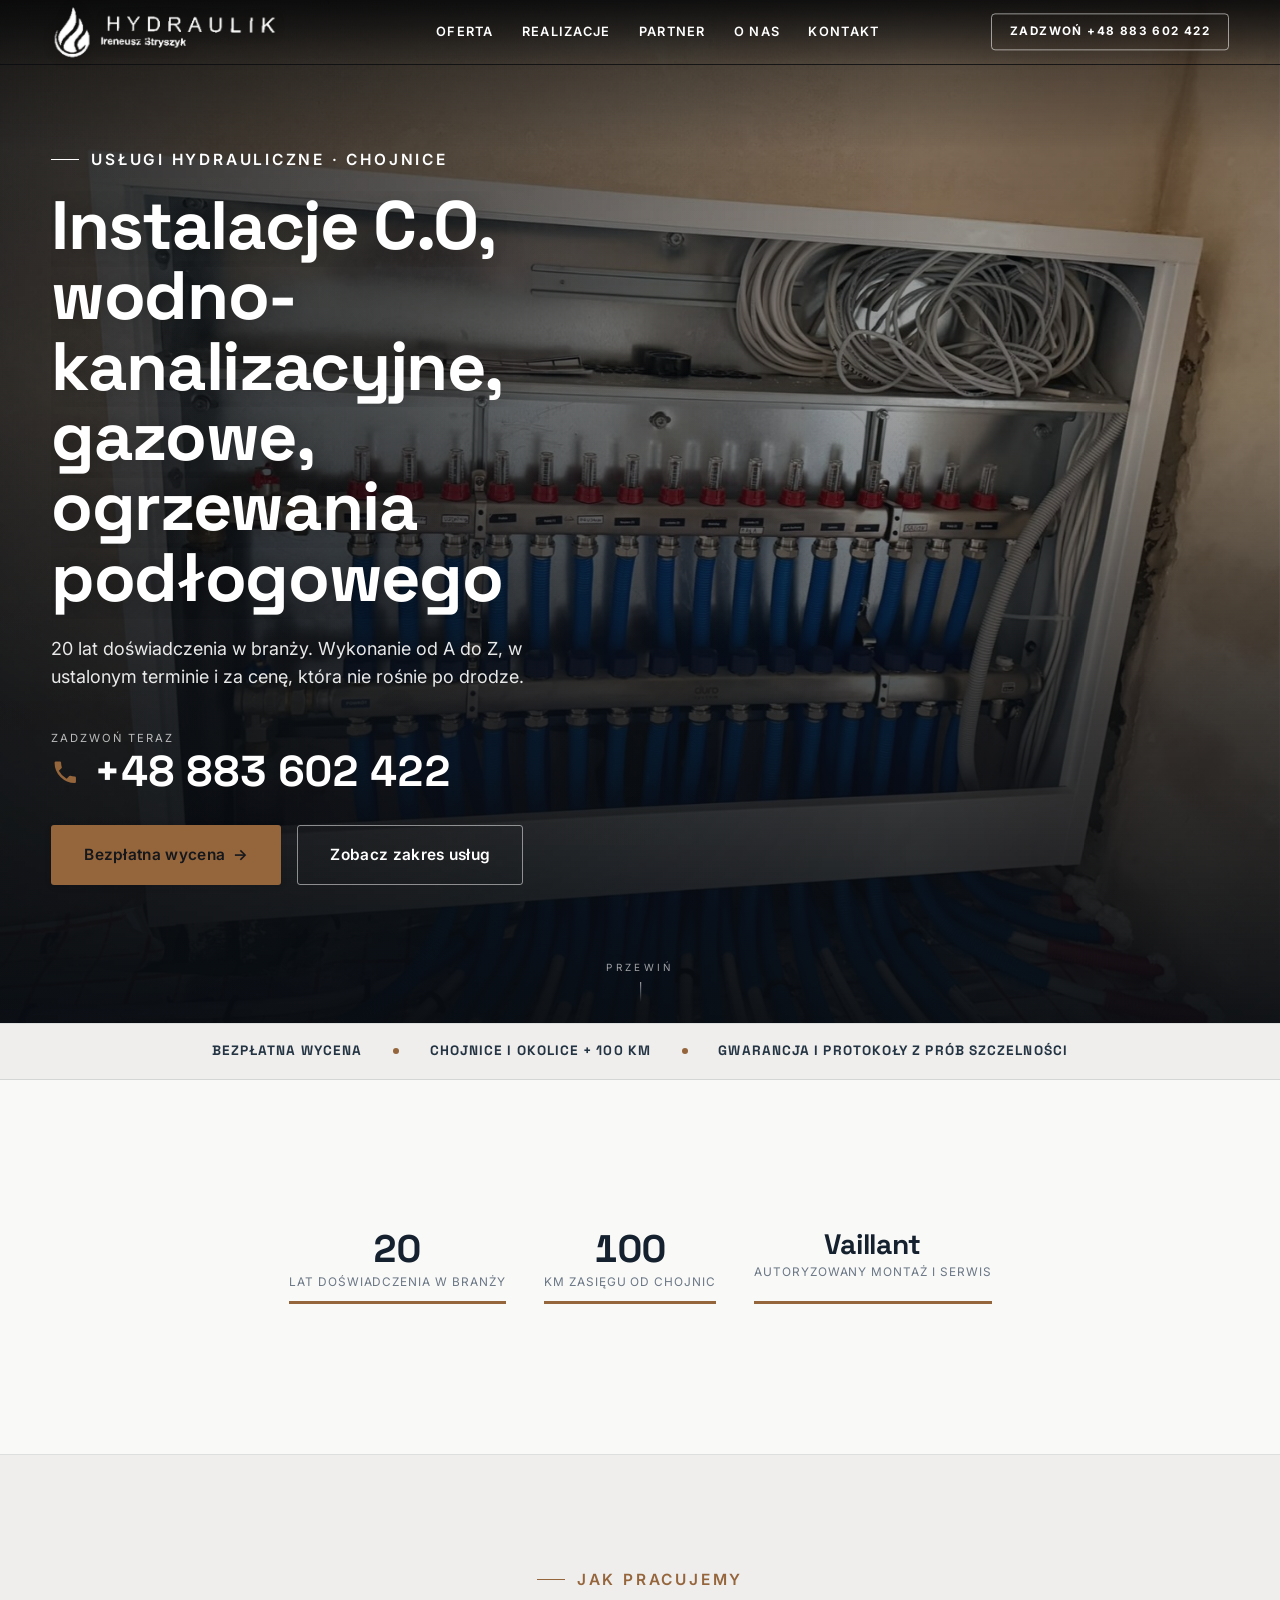
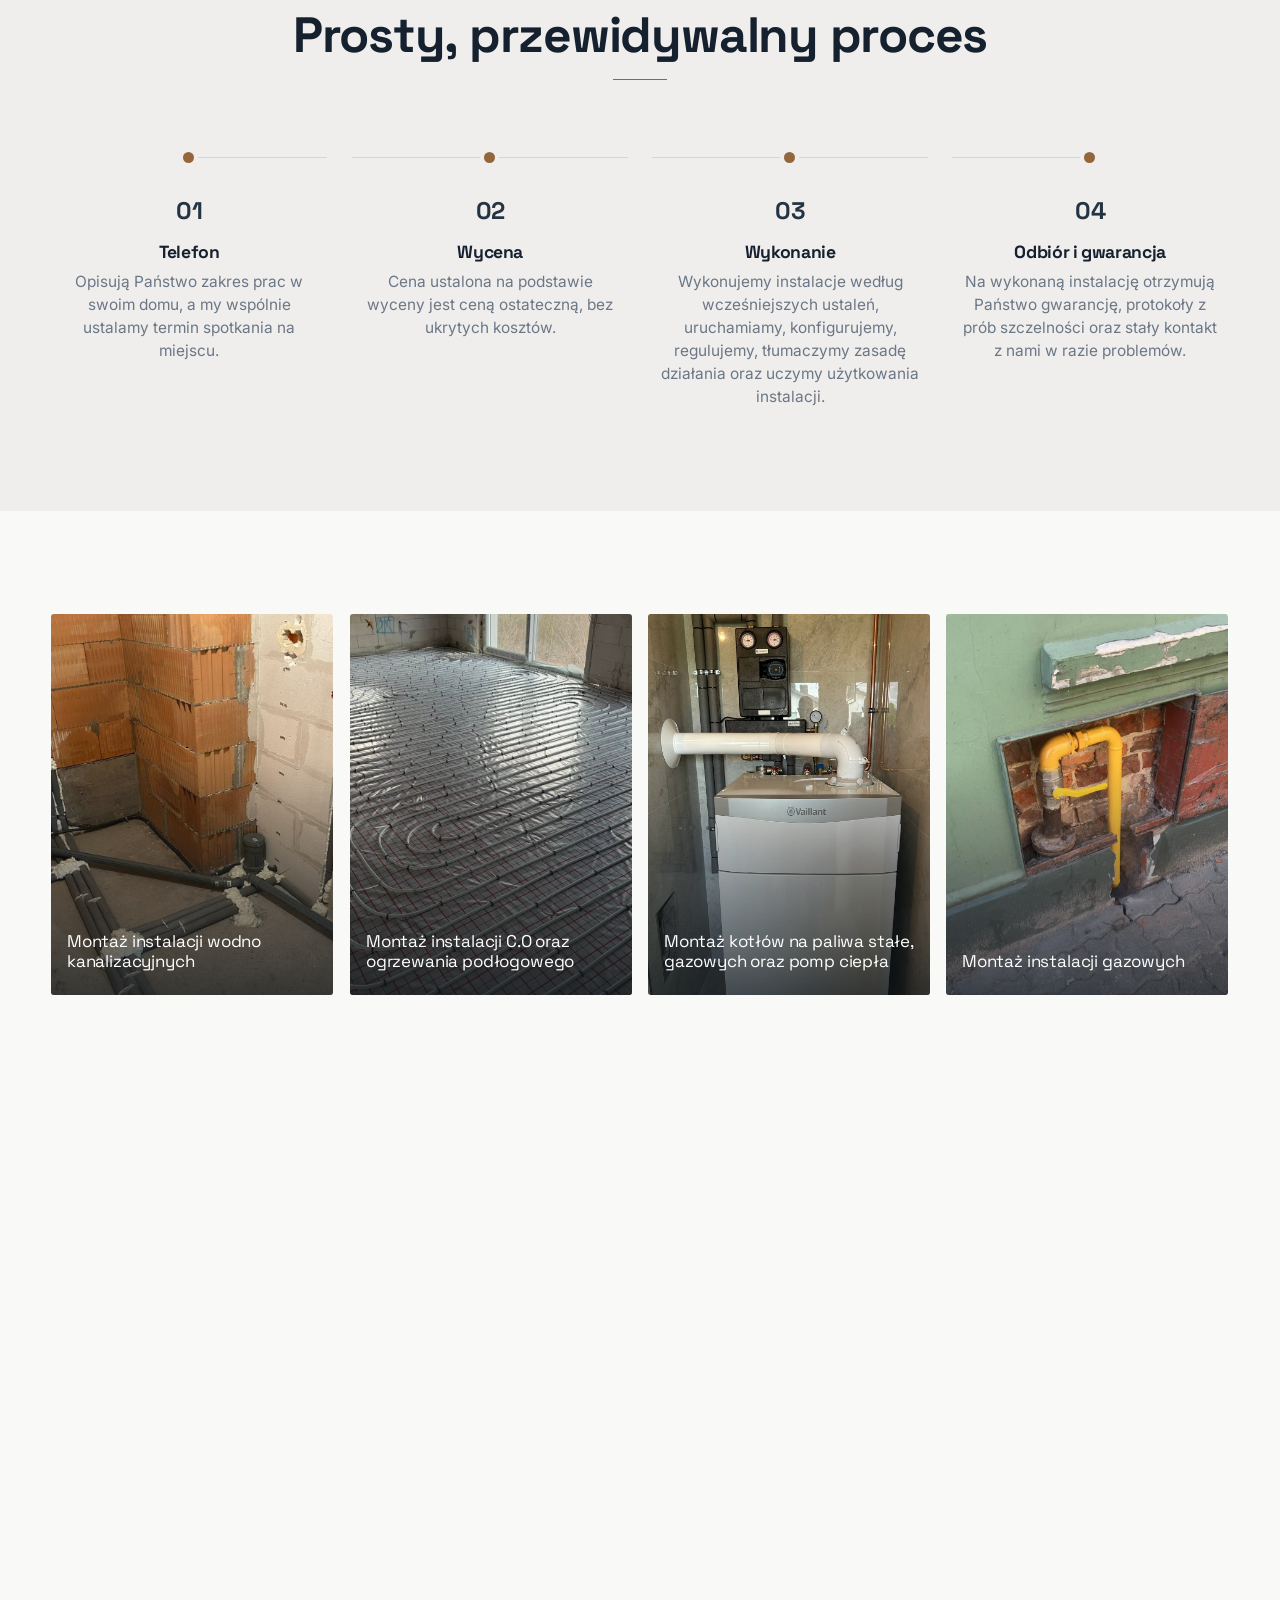
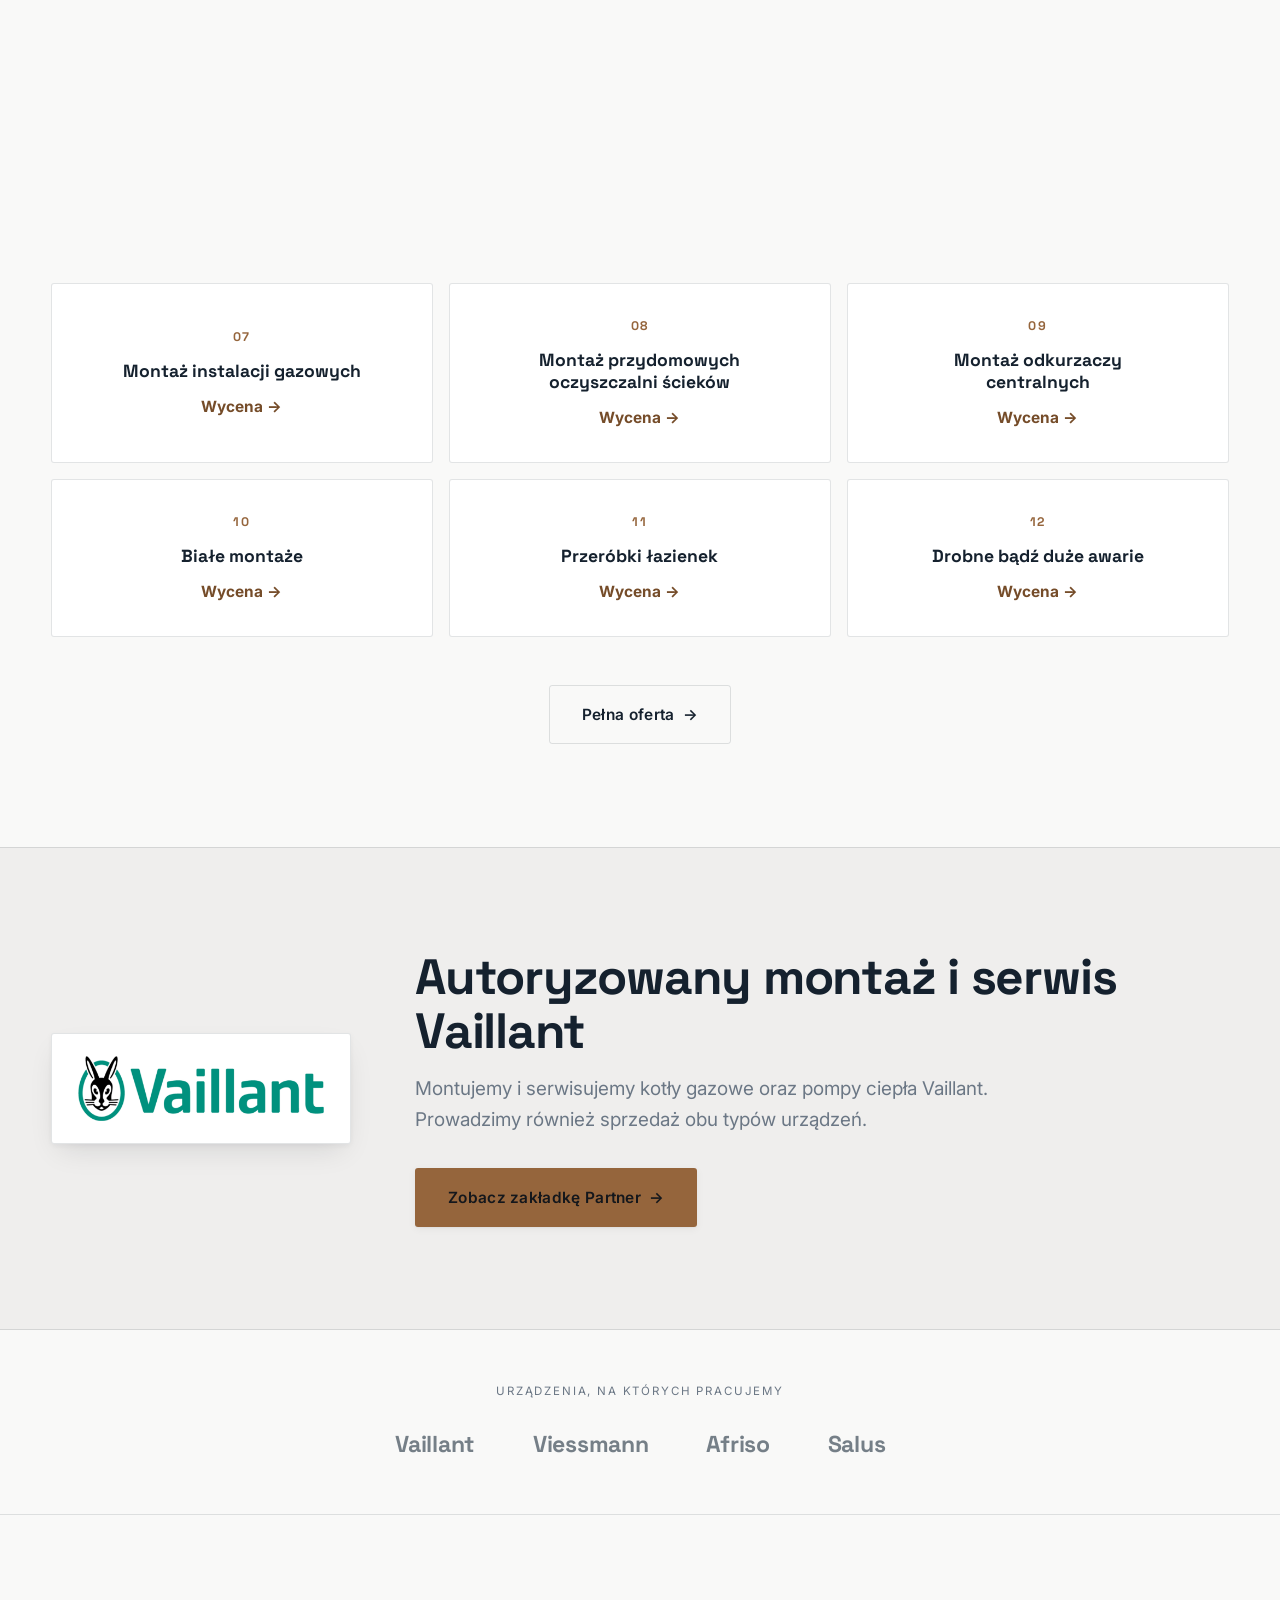
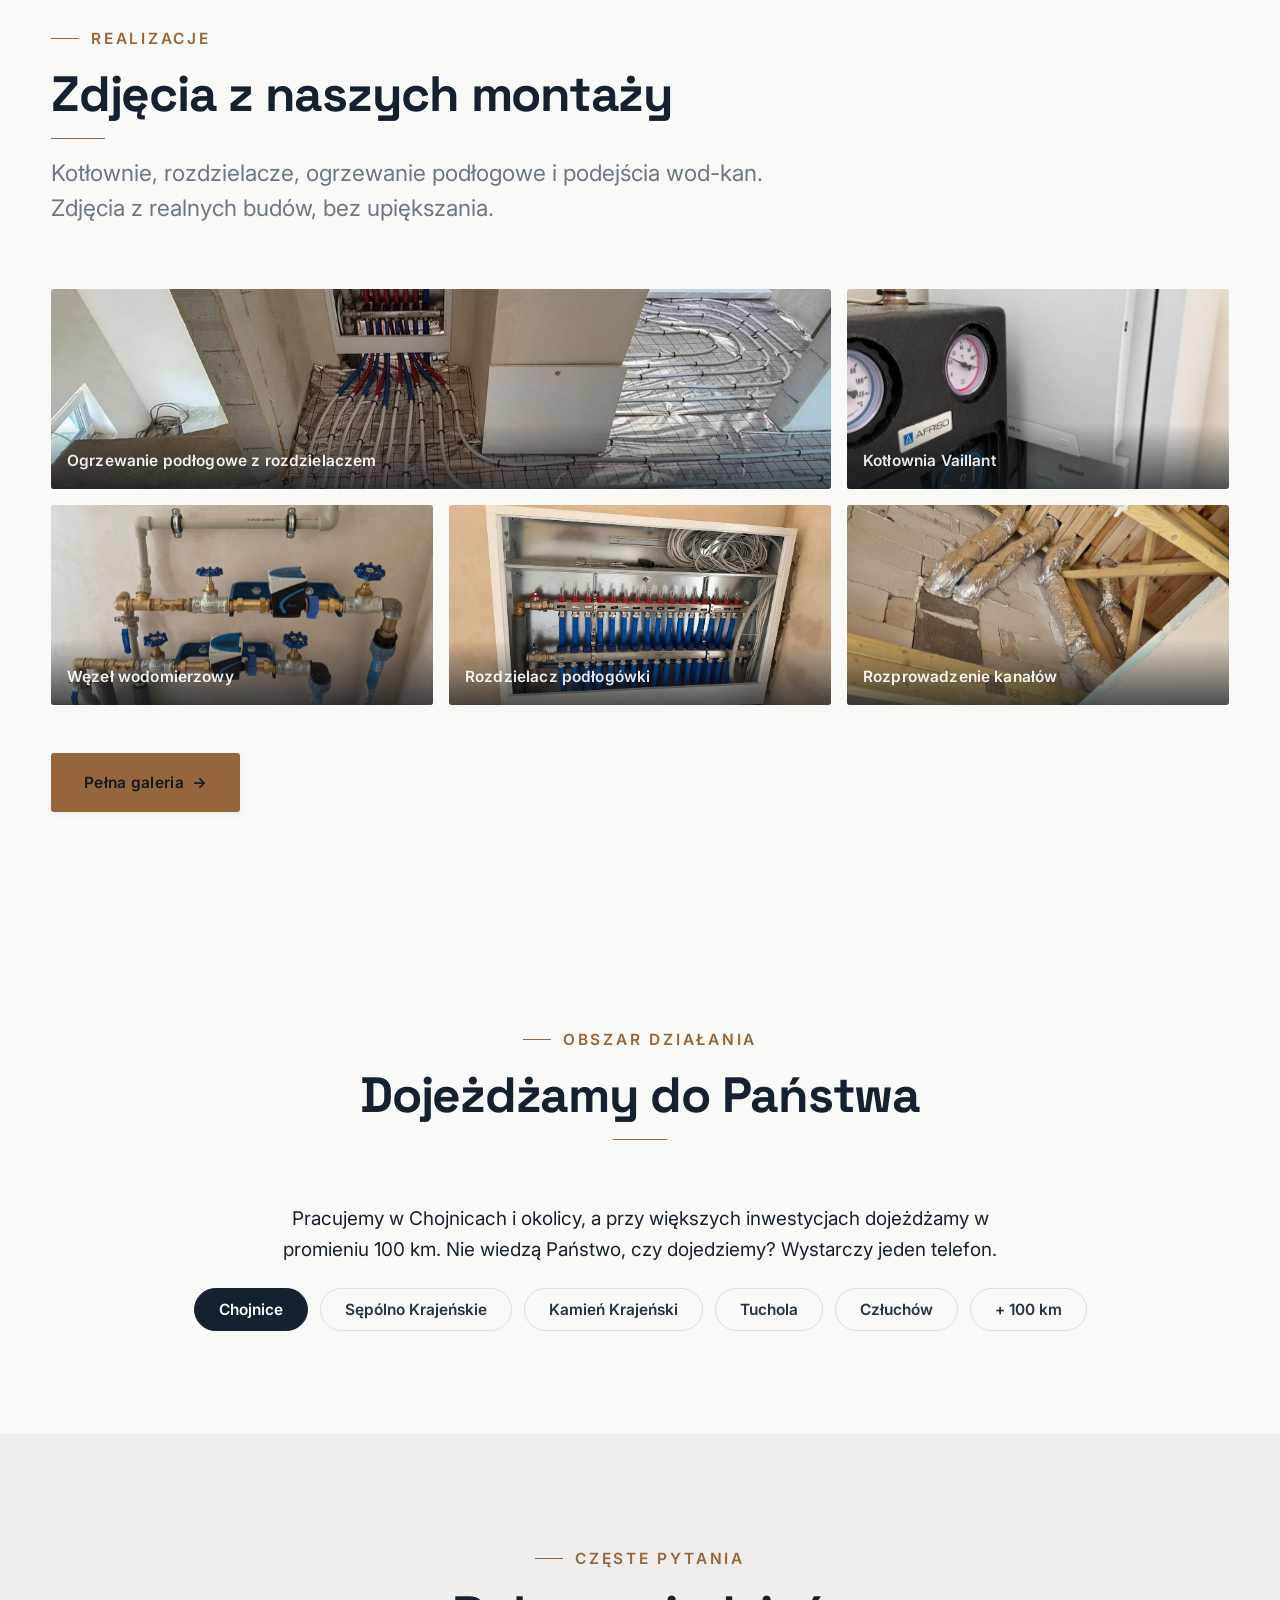
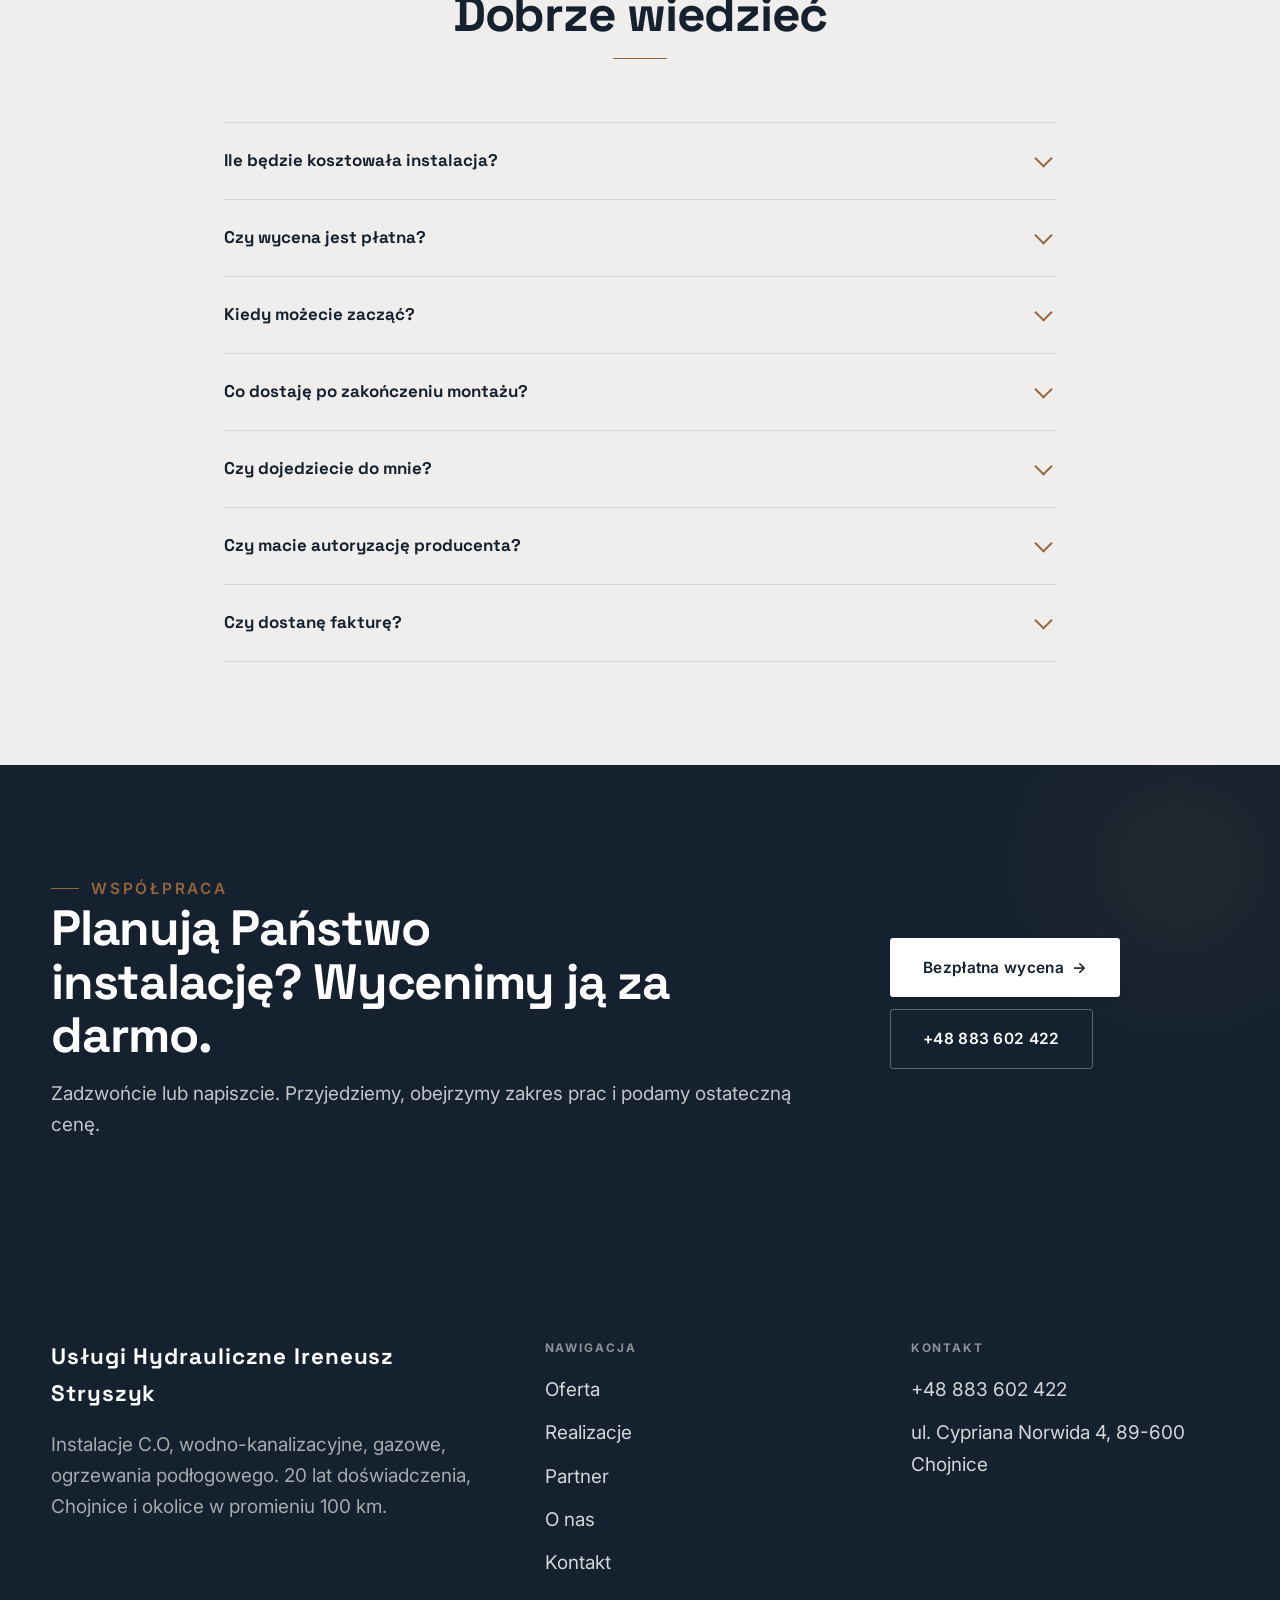
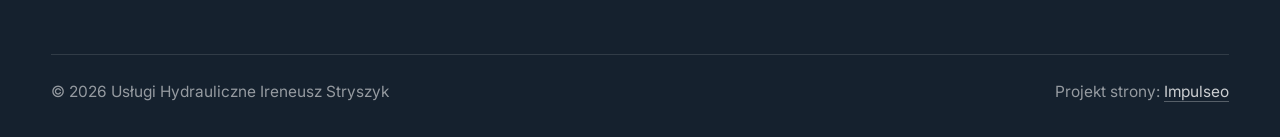
<file: index.html>
<!DOCTYPE html>
<html lang="pl">
<head>
<meta charset="UTF-8">
<meta name="viewport" content="width=device-width, initial-scale=1.0">
<title>Instalacje C.O, wod-kan, gazowe i podłogowe - Chojnice | Usługi Hydrauliczne Ireneusz Stryszyk</title>
<meta name="description" content="Instalacje C.O, wodno-kanalizacyjne, gazowe i ogrzewania podłogowego. Montaż kotłów i pomp ciepła, autoryzacja Vaillant. Chojnice i okolice do 100 km. Tel. +48 883 602 422.">
<link rel="preconnect" href="https://fonts.googleapis.com">
<link rel="preconnect" href="https://fonts.gstatic.com" crossorigin>
<link href="https://fonts.googleapis.com/css2?family=Space+Grotesk:wght@500;600;700&family=Inter:wght@400;500;600&display=swap" rel="stylesheet">
<link rel="canonical" href="https://impulseo-pl.github.io/uslugi-hydrauliczne-ireneusz-stryszyk/">
<link rel="icon" href="img/favicon-32.png" sizes="32x32">
<link rel="apple-touch-icon" href="img/favicon-180.png">
<meta name="theme-color" content="#12181C">
<meta property="og:type" content="website">
<meta property="og:site_name" content="Usługi Hydrauliczne Ireneusz Stryszyk">
<meta property="og:locale" content="pl_PL">
<meta property="og:title" content="Instalacje C.O, wod-kan, gazowe i podłogowe - Chojnice | Usługi Hydrauliczne Ireneusz Stryszyk">
<meta property="og:description" content="Instalacje C.O, wodno-kanalizacyjne, gazowe i ogrzewania podłogowego. Montaż kotłów i pomp ciepła, autoryzacja Vaillant. Chojnice i okolice do 100 km.">
<meta property="og:url" content="https://impulseo-pl.github.io/uslugi-hydrauliczne-ireneusz-stryszyk/">
<meta property="og:image" content="https://impulseo-pl.github.io/uslugi-hydrauliczne-ireneusz-stryszyk/img/og.jpg">
<meta property="og:image:width" content="1200">
<meta property="og:image:height" content="630">
<meta name="twitter:card" content="summary_large_image">
<meta name="twitter:title" content="Instalacje C.O, wod-kan, gazowe i podłogowe - Chojnice | Usługi Hydrauliczne Ireneusz Stryszyk">
<meta name="twitter:description" content="Instalacje C.O, wodno-kanalizacyjne, gazowe i ogrzewania podłogowego. Montaż kotłów i pomp ciepła, autoryzacja Vaillant. Chojnice i okolice do 100 km.">
<meta name="twitter:image" content="https://impulseo-pl.github.io/uslugi-hydrauliczne-ireneusz-stryszyk/img/og.jpg">
<script type="application/ld+json">
{"@context":"https://schema.org","@type":"Plumber","name":"Usługi Hydrauliczne Ireneusz Stryszyk",
"image":"https://impulseo-pl.github.io/uslugi-hydrauliczne-ireneusz-stryszyk/img/og.jpg","url":"https://impulseo-pl.github.io/uslugi-hydrauliczne-ireneusz-stryszyk/","telephone":"+48883602422",
"address":{"@type":"PostalAddress","streetAddress":"ul. Cypriana Norwida 4","addressLocality":"Chojnice","postalCode":"89-600","addressCountry":"PL"},
"geo":{"@type":"GeoCoordinates","latitude":53.6999697,"longitude":17.5601642},
"areaServed":[{"@type":"City","name":"Chojnice"},{"@type":"City","name":"Sępólno Krajeńskie"},{"@type":"City","name":"Kamień Krajeński"},{"@type":"City","name":"Tuchola"},{"@type":"City","name":"Człuchów"}],
"description":"Instalacje C.O, wodno-kanalizacyjne, gazowe i ogrzewania podłogowego. Montaż kotłów gazowych, na pellet i stałopalnych, pomp ciepła. Autoryzowany montaż i serwis Vaillant.",
"makesOffer":[{"@type":"Offer","itemOffered":{"@type":"Service","name":"Instalacje wodno-kanalizacyjne"}},{"@type":"Offer","itemOffered":{"@type":"Service","name":"Instalacje C.O"}},{"@type":"Offer","itemOffered":{"@type":"Service","name":"Instalacje ogrzewania podłogowego"}},{"@type":"Offer","itemOffered":{"@type":"Service","name":"Montaż kotłów gazowych"}},{"@type":"Offer","itemOffered":{"@type":"Service","name":"Montaż pomp ciepła"}},{"@type":"Offer","itemOffered":{"@type":"Service","name":"Montaż instalacji gazowych"}}]}
</script>
<link rel="stylesheet" href="assets/styles.css?v=20260729p">
</head>
<body>

<header class="nav">
  <div class="wrap nav-inner">
    <a class="brand brand-has-logo" href="index.html"><img width="1990" height="560" class="brand-logo" src="img/logo.png" alt="Usługi Hydrauliczne Ireneusz Stryszyk"></a>
    <nav class="nav-links">
      <a href="oferta.html">Oferta</a>
      <a href="realizacje.html">Realizacje</a>
      <a href="partner.html">Partner</a>
      <a href="o-nas.html">O nas</a>
      <a href="kontakt.html">Kontakt</a>
      <a href="tel:+48883602422" class="btn btn-accent">Zadzwoń +48 883 602 422</a>
    </nav>
    <button class="nav-toggle" aria-label="Menu"><span></span><span></span><span></span></button>
  </div>
</header>

<section class="hero-cine">
  <img width="1600" height="1200" src="img/hero-cine.jpg" data-rotate="img/hero-wezel.jpg|img/foto/f13.jpg|img/foto/f45.jpg" alt="Usługi Hydrauliczne Ireneusz Stryszyk - instalacje C.O, wod-kan i gazowe">
  <div class="wrap">
    <div class="hero-copy">
      <span class="eyebrow">Usługi hydrauliczne · Chojnice</span>
      <h1>Instalacje C.O, wodno-kanalizacyjne, gazowe, ogrzewania podłogowego</h1>
      <p class="lead">20 lat doświadczenia w branży. Wykonanie od A do Z, w ustalonym terminie i za cenę, która nie rośnie po drodze.</p>
      <a class="hc-phone" href="tel:+48883602422"><span class="hc-phone-lab">Zadzwoń teraz</span><span class="hc-phone-num"><svg class="ico-tel" width="16" height="16" viewBox="0 0 24 24" fill="none" aria-hidden="true"><path d="M6.6 10.8a15.5 15.5 0 0 0 6.6 6.6l2.2-2.2a1 1 0 0 1 1-.24 11.4 11.4 0 0 0 3.6.58 1 1 0 0 1 1 1V20a1 1 0 0 1-1 1A17 17 0 0 1 3 4a1 1 0 0 1 1-1h3.5a1 1 0 0 1 1 1c0 1.25.2 2.46.58 3.6a1 1 0 0 1-.25 1l-2.23 2.2Z" fill="currentColor"/></svg> +48 883 602 422</span></a>
      <div class="hero-actions">
        <a href="kontakt.html" class="btn btn-accent">Bezpłatna wycena <span class="arr">→</span></a>
        <a href="oferta.html" class="btn btn-ghost hc-ghost">Zobacz zakres usług</a>
      </div>
    </div>
  </div>
  <span class="hc-scroll" aria-hidden="true">przewiń</span>
</section>
<section class="fach-promise">
  <div class="wrap">
    <ul class="fp-row reveal"><li>Bezpłatna wycena</li><li>Chojnice i okolice + 100 km</li><li>Gwarancja i protokoły z prób szczelności</li></ul>
  </div>
</section>
<section class="trust-bar">
  <div class="wrap">
    <div class="tb-stats">
      <div class="tb-stat reveal"><span class="tb-num">20</span><span class="tb-lab">lat doświadczenia w branży</span></div>
      <div class="tb-stat reveal"><span class="tb-num">100</span><span class="tb-lab">km zasięgu od Chojnic</span></div>
      <div class="tb-stat reveal"><span class="tb-num tb-word">Vaillant</span><span class="tb-lab">autoryzowany montaż i serwis</span></div>
    </div>
  </div>
</section>
<section class="proces fachowcy">
  <div class="wrap">
    <div class="head center reveal">
      <span class="eyebrow">Jak pracujemy</span>
      <h2>Prosty, przewidywalny proces</h2>
    </div>
    <ol class="proces-line">
      <li class="reveal"><span class="pno">01</span><h3>Telefon</h3><p>Opisują Państwo zakres prac w swoim domu, a my wspólnie ustalamy termin spotkania na miejscu.</p></li>
      <li class="reveal"><span class="pno">02</span><h3>Wycena</h3><p>Cena ustalona na podstawie wyceny jest ceną ostateczną, bez ukrytych kosztów.</p></li>
      <li class="reveal"><span class="pno">03</span><h3>Wykonanie</h3><p>Wykonujemy instalacje według wcześniejszych ustaleń, uruchamiamy, konfigurujemy, regulujemy, tłumaczymy zasadę działania oraz uczymy użytkowania instalacji.</p></li>
      <li class="reveal"><span class="pno">04</span><h3>Odbiór i gwarancja</h3><p>Na wykonaną instalację otrzymują Państwo gwarancję, protokoły z prób szczelności oraz stały kontakt z nami w razie problemów.</p></li>
    </ol>
  </div>
</section>
<section class="gateways-band">
  <div class="wrap">
    <div class="gateways g4">
      <a href="oferta.html" class="gateway reveal"><img width="1600" height="1200" src="img/uslugi/wod-kan.jpg" alt="Montaż instalacji wodno kanalizacyjnych" loading="lazy"><span class="g-ttl">Montaż instalacji wodno kanalizacyjnych</span></a>
      <a href="oferta.html" class="gateway reveal"><img width="1600" height="1200" src="img/uslugi/co-podlogowka.jpg" alt="Montaż instalacji C.O oraz ogrzewania podłogowego" loading="lazy"><span class="g-ttl">Montaż instalacji C.O oraz ogrzewania podłogowego</span></a>
      <a href="oferta.html" class="gateway reveal"><img width="1200" height="1600" src="img/uslugi/kotly.jpg" alt="Montaż kotłów na paliwa stałe, gazowych oraz pomp ciepła" loading="lazy"><span class="g-ttl">Montaż kotłów na paliwa stałe, gazowych oraz pomp ciepła</span></a>
      <a href="oferta.html" class="gateway reveal"><img width="900" height="1600" src="img/uslugi/gaz.jpg" alt="Montaż instalacji gazowych" loading="lazy"><span class="g-ttl">Montaż instalacji gazowych</span></a>
    </div>
  </div>
</section>
<section class="fach-uslugi">
  <div class="wrap">
    <div class="head center reveal">
      <span class="eyebrow">Oferta</span>
      <h2>Od fundamentów po efekt finalny inwestycji</h2>
      <p>Zakres usług, jakie oferujemy, znajdą Państwo poniżej.</p>
    </div>
    <ul class="usl-grid">
      <li class="usl-card reveal"><span class="usl-no">01</span><span class="usl-name">Instalacje wodno-kanalizacyjne</span><a class="usl-cta" href="kontakt.html">Wycena <span class="arr">→</span></a></li>
      <li class="usl-card reveal"><span class="usl-no">02</span><span class="usl-name">Instalacje C.O</span><a class="usl-cta" href="kontakt.html">Wycena <span class="arr">→</span></a></li>
      <li class="usl-card reveal"><span class="usl-no">03</span><span class="usl-name">Instalacje ogrzewania podłogowego</span><a class="usl-cta" href="kontakt.html">Wycena <span class="arr">→</span></a></li>
      <li class="usl-card reveal"><span class="usl-no">04</span><span class="usl-name">Montaż kotłów gazowych</span><a class="usl-cta" href="kontakt.html">Wycena <span class="arr">→</span></a></li>
      <li class="usl-card reveal"><span class="usl-no">05</span><span class="usl-name">Montaż kotłów na pellet oraz stałopalnych</span><a class="usl-cta" href="kontakt.html">Wycena <span class="arr">→</span></a></li>
      <li class="usl-card reveal"><span class="usl-no">06</span><span class="usl-name">Montaż pomp ciepła</span><a class="usl-cta" href="kontakt.html">Wycena <span class="arr">→</span></a></li>
      <li class="usl-card reveal"><span class="usl-no">07</span><span class="usl-name">Montaż instalacji gazowych</span><a class="usl-cta" href="kontakt.html">Wycena <span class="arr">→</span></a></li>
      <li class="usl-card reveal"><span class="usl-no">08</span><span class="usl-name">Montaż przydomowych oczyszczalni ścieków</span><a class="usl-cta" href="kontakt.html">Wycena <span class="arr">→</span></a></li>
      <li class="usl-card reveal"><span class="usl-no">09</span><span class="usl-name">Montaż odkurzaczy centralnych</span><a class="usl-cta" href="kontakt.html">Wycena <span class="arr">→</span></a></li>
      <li class="usl-card reveal"><span class="usl-no">10</span><span class="usl-name">Białe montaże</span><a class="usl-cta" href="kontakt.html">Wycena <span class="arr">→</span></a></li>
      <li class="usl-card reveal"><span class="usl-no">11</span><span class="usl-name">Przeróbki łazienek</span><a class="usl-cta" href="kontakt.html">Wycena <span class="arr">→</span></a></li>
      <li class="usl-card reveal"><span class="usl-no">12</span><span class="usl-name">Drobne bądź duże awarie</span><a class="usl-cta" href="kontakt.html">Wycena <span class="arr">→</span></a></li>
    </ul>
    <div style="margin-top:var(--space-7);text-align:center" class="reveal"><a href="oferta.html" class="btn btn-ghost">Pełna oferta <span class="arr">→</span></a></div>
  </div>
</section>
<section class="partner-band">
  <div class="wrap">
    <div class="pb-inner reveal">
      <img width="900" height="236" class="pb-logo" src="img/vaillant-logo.png" alt="Vaillant" loading="lazy">
      <div class="pb-copy">
        <h2>Autoryzowany montaż i serwis Vaillant</h2>
        <p>Montujemy i serwisujemy kotły gazowe oraz pompy ciepła Vaillant. Prowadzimy również sprzedaż obu typów urządzeń.</p>
        <a href="partner.html" class="btn btn-accent">Zobacz zakładkę Partner <span class="arr">→</span></a>
      </div>
    </div>
  </div>
</section>
<section class="marki">
  <div class="wrap">
    <span class="marki-lab">Urządzenia, na których pracujemy</span>
    <ul class="marki-list reveal">
      <li>Vaillant</li><li>Viessmann</li><li>Afriso</li><li>Salus</li>
    </ul>
  </div>
</section>
<section>
  <div class="wrap">
    <div class="head reveal">
      <span class="eyebrow">Realizacje</span>
      <h2>Zdjęcia z naszych montaży</h2>
      <p>Kotłownie, rozdzielacze, ogrzewanie podłogowe i podejścia wod-kan. Zdjęcia z realnych budów, bez upiększania.</p>
    </div>
    <div class="gallery">
      <div class="tile t-two3 reveal"><img width="1100" height="1100" src="img/foto/f13.jpg" alt="Ogrzewanie podłogowe z rozdzielaczem" loading="lazy"><div class="cap">Ogrzewanie podłogowe z rozdzielaczem</div></div>
      <div class="tile t-third reveal"><img width="825" height="1100" src="img/foto/f26.jpg" alt="Kotłownia Vaillant" loading="lazy"><div class="cap">Kotłownia Vaillant</div></div>
      <div class="tile t-third reveal"><img width="1100" height="1100" src="img/foto/f09.jpg" alt="Węzeł wodomierzowy" loading="lazy"><div class="cap">Węzeł wodomierzowy</div></div>
      <div class="tile t-third reveal"><img width="1100" height="825" src="img/foto/f28.jpg" alt="Rozdzielacz ogrzewania podłogowego" loading="lazy"><div class="cap">Rozdzielacz podłogówki</div></div>
      <div class="tile t-third reveal"><img width="1100" height="1100" src="img/foto/f22.jpg" alt="Rozprowadzenie wentylacji" loading="lazy"><div class="cap">Rozprowadzenie kanałów</div></div>
    </div>
    <div style="margin-top:var(--space-7)" class="reveal"><a href="realizacje.html" class="btn btn-accent">Pełna galeria <span class="arr">→</span></a></div>
  </div>
</section>
<section class="obszar">
  <div class="wrap">
    <div class="head center reveal">
      <span class="eyebrow">Obszar działania</span>
      <h2>Dojeżdżamy do Państwa</h2>
    </div>
    <p class="obszar-txt reveal" style="text-align:center;max-width:60ch;margin:0 auto 1.4rem">Pracujemy w Chojnicach i okolicy, a przy większych inwestycjach dojeżdżamy w promieniu 100 km. Nie wiedzą Państwo, czy dojedziemy? Wystarczy jeden telefon.</p>
    <ul class="obszar-list reveal"><li class="is-home">Chojnice</li><li>Sępólno Krajeńskie</li><li>Kamień Krajeński</li><li>Tuchola</li><li>Człuchów</li><li>+ 100 km</li></ul>
  </div>
</section>
<section class="faq-klinika">
  <div class="wrap">
    <div class="head center reveal">
      <span class="eyebrow">Częste pytania</span>
      <h2>Dobrze wiedzieć</h2>
    </div>
    <div class="faq-list">
      <details class="faq-item reveal"><summary>Ile będzie kosztowała instalacja?</summary><p>Zakres prac wyceniamy po obejrzeniu miejsca. Cena ustalona na podstawie wyceny jest ceną ostateczną, bez ukrytych kosztów.</p></details>
      <details class="faq-item reveal"><summary>Czy wycena jest płatna?</summary><p>Nie. Przyjazd i wycena są bezpłatne i do niczego nie zobowiązują.</p></details>
      <details class="faq-item reveal"><summary>Kiedy możecie zacząć?</summary><p>Termin ustalamy przy wycenie i trzymamy się go. Awarie traktujemy priorytetowo i przestawiamy grafik.</p></details>
      <details class="faq-item reveal"><summary>Co dostaję po zakończeniu montażu?</summary><p>Uruchomioną i wyregulowaną instalację, przeszkolenie z obsługi, gwarancję, protokoły z prób szczelności oraz stały kontakt z nami.</p></details>
      <details class="faq-item reveal"><summary>Czy dojedziecie do mnie?</summary><p>Pracujemy w Chojnicach, Sępólnie Krajeńskim, Kamieniu Krajeńskim, Tucholi, Człuchowie i dalej, w promieniu 100 km.</p></details>
      <details class="faq-item reveal"><summary>Czy macie autoryzację producenta?</summary><p>Tak. Mamy autoryzację Vaillant na montaż i serwis kotłów gazowych oraz pomp ciepła. Szczegóły i certyfikaty znajdą Państwo w zakładce <a href="partner.html">Partner</a>.</p></details>
      <details class="faq-item reveal"><summary>Czy dostanę fakturę?</summary><p>Tak, na firmę albo na osobę prywatną. Dokument wystawiamy od razu po zakończeniu prac.</p></details>
    </div>
  </div>
</section>
<section class="cta">
  <div class="wrap">
    <div class="reveal">
      <span class="eyebrow">Współpraca</span>
      <h2>Planują Państwo instalację? Wycenimy ją za darmo.</h2>
      <p>Zadzwońcie lub napiszcie. Przyjedziemy, obejrzymy zakres prac i podamy ostateczną cenę.</p>
    </div>
    <div class="cta-actions reveal">
      <a href="kontakt.html" class="btn btn-light">Bezpłatna wycena <span class="arr">→</span></a>
      <a href="tel:+48883602422" class="btn btn-ghost" style="color:#fff;border-color:rgba(255,255,255,.3)">+48 883 602 422</a>
    </div>
  </div>
</section>

<footer>
  <div class="wrap">
    <div class="foot-grid">
      <div class="foot-brand">
        <div class="name">Usługi Hydrauliczne Ireneusz Stryszyk</div>
        <p>Instalacje C.O, wodno-kanalizacyjne, gazowe, ogrzewania podłogowego. 20 lat doświadczenia, Chojnice i okolice w promieniu 100 km.</p>
      </div>
      <div class="foot-col">
        <h4>Nawigacja</h4>
        <a href="oferta.html">Oferta</a>
        <a href="realizacje.html">Realizacje</a>
        <a href="partner.html">Partner</a>
        <a href="o-nas.html">O nas</a>
        <a href="kontakt.html">Kontakt</a>
      </div>
      <div class="foot-col">
        <h4>Kontakt</h4>
        <a href="tel:+48883602422">+48 883 602 422</a>
        <p>ul. Cypriana Norwida 4, 89-600 Chojnice</p>
      </div>
    </div>
    <div class="foot-bot">
      <span>© 2026 Usługi Hydrauliczne Ireneusz Stryszyk</span>
      <span>Projekt strony: <a class="foot-credit" href="https://impulseo.pl" target="_blank" rel="noopener">Impulseo</a></span>
    </div>
  </div>
</footer>
<div class="sticky-call"><a class="sc-call" href="tel:+48883602422"><svg class="ico-tel" width="16" height="16" viewBox="0 0 24 24" fill="none" aria-hidden="true"><path d="M6.6 10.8a15.5 15.5 0 0 0 6.6 6.6l2.2-2.2a1 1 0 0 1 1-.24 11.4 11.4 0 0 0 3.6.58 1 1 0 0 1 1 1V20a1 1 0 0 1-1 1A17 17 0 0 1 3 4a1 1 0 0 1 1-1h3.5a1 1 0 0 1 1 1c0 1.25.2 2.46.58 3.6a1 1 0 0 1-.25 1l-2.23 2.2Z" fill="currentColor"/></svg> Zadzwoń</a><a class="sc-quote" href="kontakt.html">Bezpłatna wycena</a></div>

<script src="assets/main.js?v=20260729p"></script>
</body>
</html>
</file>
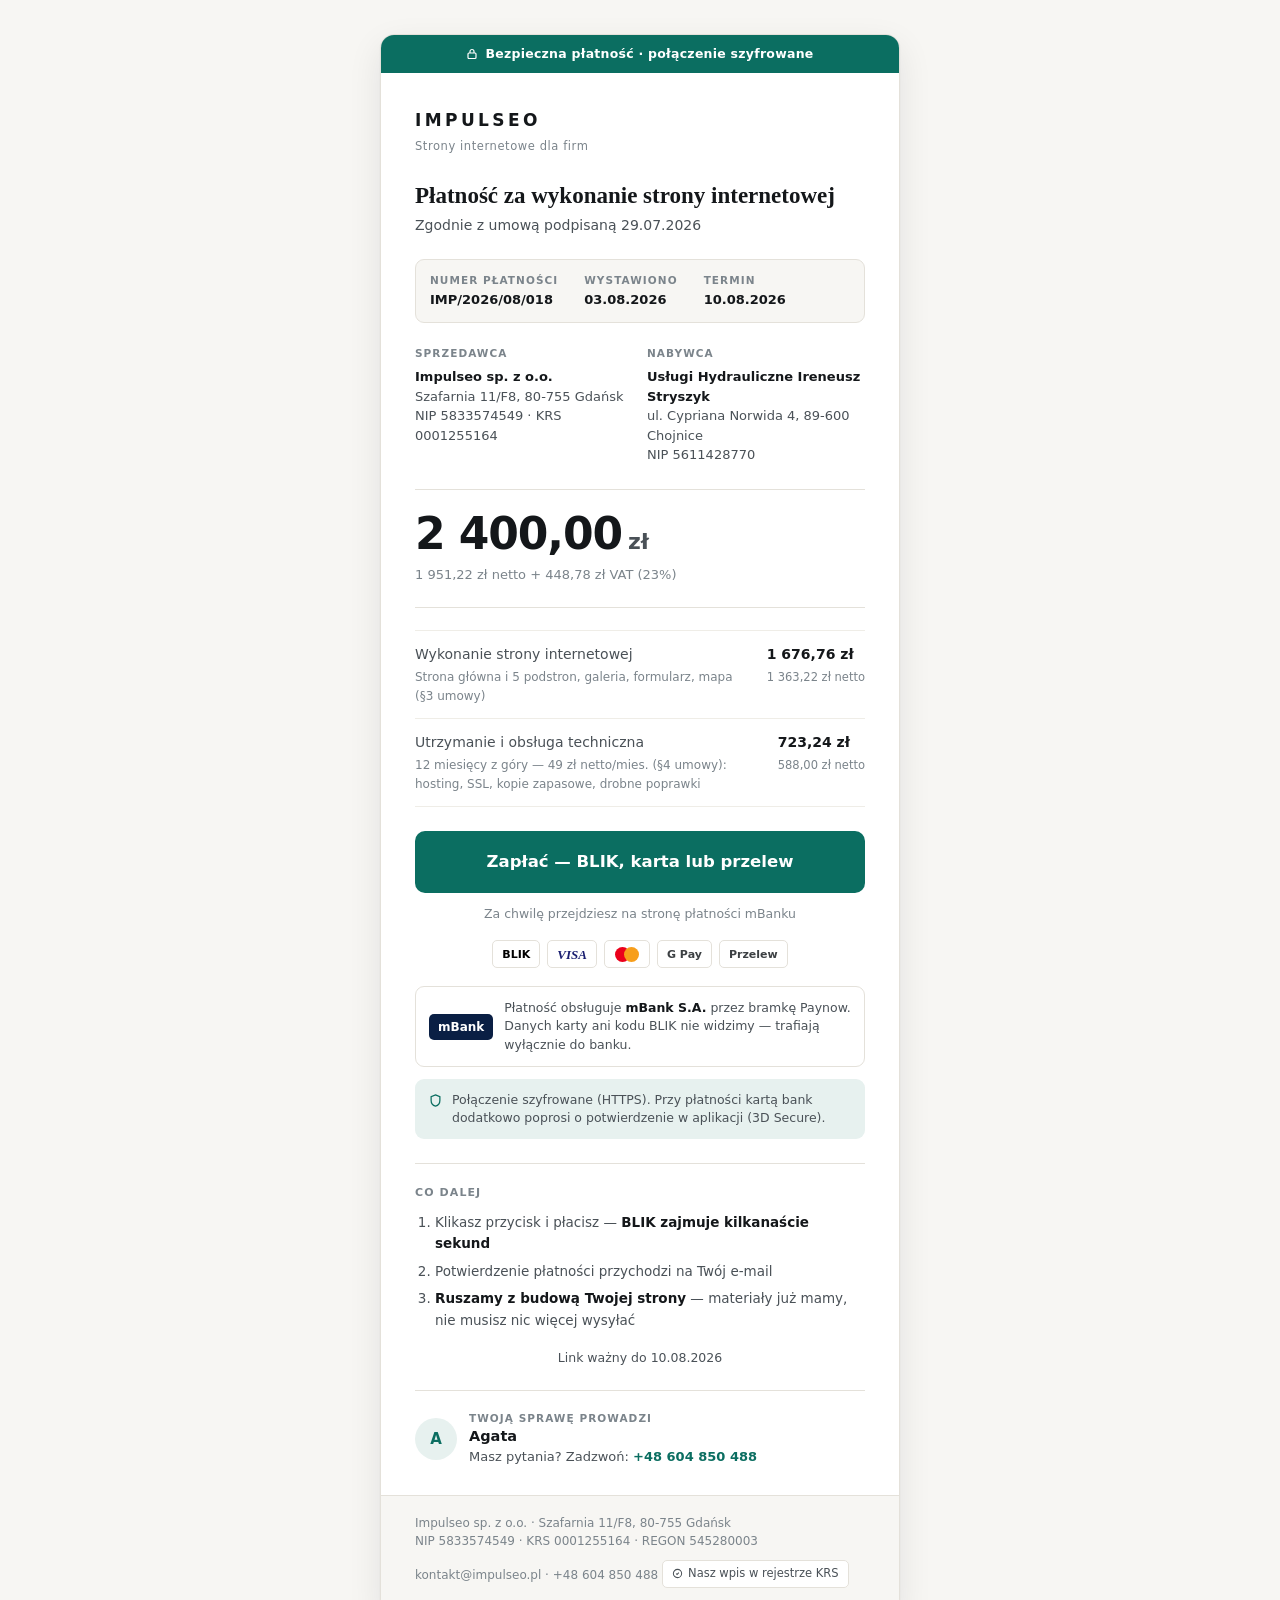
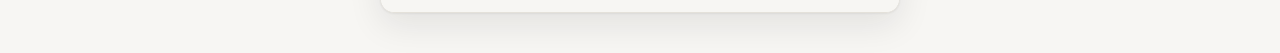
<file: platnosc/oplata-0ed9/index.html>
<!DOCTYPE html>
<html lang="pl">
<head>
<meta charset="utf-8" />
<meta name="viewport" content="width=device-width, initial-scale=1" />
<title>Płatność 2 400,00 zł — Usługi Hydrauliczne Ireneusz Stryszyk | Impulseo</title>
<meta name="robots" content="noindex, nofollow" />
<meta name="description" content="2 400,00 zł · płatność za wykonanie strony internetowej · BLIK, karta lub przelew" />

<meta property="og:type" content="website" />
<meta property="og:title" content="Płatność — Usługi Hydrauliczne Ireneusz Stryszyk" />
<meta property="og:description" content="2 400,00 zł · płatność za wykonanie strony internetowej · BLIK, karta lub przelew" />
<meta property="og:image" content="https://impulseo-pl.github.io/uslugi-hydrauliczne-ireneusz-stryszyk/platnosc/oplata-0ed9/og.png" />
<meta property="og:image:width" content="1200" />
<meta property="og:image:height" content="630" />
<meta property="og:url" content="https://impulseo-pl.github.io/uslugi-hydrauliczne-ireneusz-stryszyk/platnosc/oplata-0ed9/" />
<meta property="og:site_name" content="Impulseo" />
<meta name="twitter:card" content="summary_large_image" />

<link rel="icon" href="data:image/svg+xml,<svg xmlns='http://www.w3.org/2000/svg' viewBox='0 0 100 100'><text y='.9em' font-size='90'>%F0%9F%92%B3</text></svg>" />

<style>
  :root {
    --paper: #F7F6F3;
    --card: #FFFFFF;
    --ink: #14171A;
    --ink-2: #4A5157;
    --ink-3: #7B848B;
    --line: #E4E1DA;
    --line-2: #EFEDE7;
    --accent: #0B6E61;
    --accent-d: #095C51;
    --accent-soft: #E7F1EF;
    --shadow: 0 1px 2px rgba(20,24,28,.05), 0 12px 34px rgba(20,24,28,.09);
    --sans: -apple-system, BlinkMacSystemFont, "Segoe UI", Roboto, system-ui, sans-serif;
    --serif: ui-serif, "Iowan Old Style", "Palatino Linotype", Palatino, Georgia, serif;
  }

  * { box-sizing: border-box; }

  html { -webkit-text-size-adjust: 100%; }

  body {
    margin: 0;
    background: var(--paper);
    color: var(--ink);
    font-family: var(--sans);
    font-size: 16px;
    line-height: 1.6;
    -webkit-font-smoothing: antialiased;
  }

  .shell { max-width: 560px; margin: 0 auto; padding: clamp(14px, 3vw, 34px) clamp(12px, 3vw, 20px) 40px; }

  .card {
    background: var(--card);
    border: 1px solid var(--line);
    border-radius: 14px;
    box-shadow: var(--shadow);
    overflow: hidden;
  }

  .trustbar {
    display: flex; align-items: center; justify-content: center; gap: 7px;
    background: var(--accent); color: #fff;
    font-size: 12.5px; font-weight: 600; letter-spacing: .02em;
    padding: 9px 14px;
  }

  .body { padding: clamp(24px, 5vw, 34px) clamp(20px, 5vw, 34px) 28px; }

  .logo { font-size: 17px; font-weight: 700; letter-spacing: .2em; text-transform: uppercase; margin: 0 0 3px; }
  .logo-sub { font-size: 11.5px; letter-spacing: .05em; color: var(--ink-3); margin: 0 0 26px; }

  h1 {
    font-family: var(--serif);
    font-size: clamp(20px, 4.6vw, 23px);
    line-height: 1.25; font-weight: 600; margin: 0 0 4px;
    text-wrap: balance;
  }

  .sub { font-size: 14px; color: var(--ink-2); margin: 0 0 22px; }

  .meta {
    display: flex; flex-wrap: wrap; gap: 6px 26px;
    border: 1px solid var(--line); border-radius: 9px;
    padding: 12px 14px; margin-bottom: 22px; background: var(--paper);
  }
  .meta dt { margin: 0 0 1px; font-size: 10.5px; letter-spacing: .1em; text-transform: uppercase; color: var(--ink-3); font-weight: 650; }
  .meta dd { margin: 0; font-size: 13px; font-weight: 550; font-variant-numeric: tabular-nums; }

  .parties { display: grid; gap: 14px; margin-bottom: 24px; }
  @media (min-width: 440px) { .parties { grid-template-columns: 1fr 1fr; } }
  .party h2 { font-size: 10.5px; letter-spacing: .1em; text-transform: uppercase; color: var(--ink-3); margin: 0 0 5px; font-weight: 700; }
  .party p { margin: 0; font-size: 13px; line-height: 1.5; color: var(--ink-2); }
  .party strong { display: block; color: var(--ink); font-weight: 650; }

  .amount-box { border-top: 1px solid var(--line); border-bottom: 1px solid var(--line); padding: 22px 0; margin-bottom: 22px; }
  .amount { font-size: clamp(36px, 9vw, 44px); font-weight: 700; letter-spacing: -.025em; font-variant-numeric: tabular-nums; line-height: 1; margin: 0; }
  .amount .cur { font-size: .5em; font-weight: 600; color: var(--ink-2); margin-left: 6px; letter-spacing: 0; }
  .amount-split { font-size: 13px; color: var(--ink-3); margin: 9px 0 0; font-variant-numeric: tabular-nums; }

  .scope { margin: 0 0 24px; padding: 0; list-style: none; display: flex; flex-direction: column; gap: 8px; }
  .scope li { font-size: 14px; color: var(--ink-2); padding-left: 23px; position: relative; }
  .scope li::before {
    content: ""; position: absolute; left: 1px; top: 7px;
    width: 8px; height: 8px; border-radius: 50%; background: var(--accent);
  }

  /* pozycje z kwotami — rozbicie, za co dokładnie płaci */
  .lines { margin: 0 0 24px; border-top: 1px solid var(--line-2); }
  .line {
    display: flex; justify-content: space-between; gap: 16px;
    padding: 12px 0; border-bottom: 1px solid var(--line-2);
  }
  .line-name { font-size: 14px; color: var(--ink-2); }
  .line-name small { display: block; font-size: 12px; color: var(--ink-3); margin-top: 2px; }
  .line-val { font-size: 14px; font-weight: 620; white-space: nowrap; font-variant-numeric: tabular-nums; }
  .line-val small { display: block; font-size: 11.5px; font-weight: 500; color: var(--ink-3); text-align: right; margin-top: 2px; }

  .cta {
    display: block; width: 100%; text-align: center; text-decoration: none;
    background: var(--accent); color: #fff; border: none; border-radius: 10px;
    padding: 18px 20px; font-family: inherit; font-size: 16.5px; font-weight: 650;
    cursor: pointer; transition: filter .12s ease, transform .12s ease;
  }
  .cta:hover { filter: brightness(1.08); }
  .cta:active { transform: translateY(1px); }
  .cta:focus-visible { outline: 3px solid color-mix(in srgb, var(--accent) 45%, transparent); outline-offset: 3px; }

  .cta-note { text-align: center; font-size: 12.5px; color: var(--ink-3); margin: 11px 0 0; }

  .paylogos { display: flex; flex-wrap: wrap; align-items: center; justify-content: center; gap: 7px; margin-top: 16px; }
  .plogo {
    height: 28px; min-width: 46px; border: 1px solid var(--line); border-radius: 5px;
    background: #fff; display: grid; place-items: center; padding: 0 9px; flex: none;
  }
  .pl-blik { font: 700 11px/1 var(--sans); color: #000; }
  .pl-visa { font: italic 800 13px/1 Georgia, serif; color: #1A1F71; }
  .pl-mc { display: flex; align-items: center; }
  .pl-mc i { width: 15px; height: 15px; border-radius: 50%; display: block; }
  .pl-mc i:first-child { background: #EB001B; }
  .pl-mc i:last-child { background: #F79E1B; margin-left: -6px; }
  .pl-txt { font: 600 11px/1 var(--sans); color: #3C4043; }

  .gateway {
    display: flex; align-items: center; gap: 11px;
    border: 1px solid var(--line); border-radius: 9px;
    padding: 12px 13px; margin-top: 18px;
  }
  .gateway-mark { font: 800 12px/1 var(--sans); color: #fff; background: #0A1F44; border-radius: 5px; padding: 7px 9px; flex: none; }
  .gateway p { margin: 0; font-size: 12.5px; line-height: 1.45; color: var(--ink-2); }
  .gateway strong { color: var(--ink); }

  .secure {
    display: flex; gap: 9px; align-items: flex-start;
    background: var(--accent-soft); border-radius: 9px;
    padding: 12px 13px; margin-top: 12px;
    font-size: 12.5px; line-height: 1.45; color: var(--ink-2);
  }
  .secure svg { flex: none; margin-top: 2px; color: var(--accent); }

  .next {
    border-top: 1px solid var(--line); margin-top: 24px; padding-top: 20px;
  }
  .next h2 { font-size: 11px; letter-spacing: .1em; text-transform: uppercase; color: var(--ink-3); margin: 0 0 10px; font-weight: 700; }
  .next ol { margin: 0; padding-left: 20px; display: flex; flex-direction: column; gap: 6px; }
  .next li { font-size: 13.5px; color: var(--ink-2); }
  .next li strong { color: var(--ink); font-weight: 620; }

  .valid { font-size: 12.5px; color: var(--ink-2); margin: 16px 0 0; text-align: center; }

  .rep { display: flex; gap: 12px; align-items: center; border-top: 1px solid var(--line); margin-top: 22px; padding-top: 20px; }
  .rep-avatar { width: 42px; height: 42px; border-radius: 50%; background: var(--accent-soft); color: var(--accent); display: grid; place-items: center; font-weight: 700; font-size: 15px; flex: none; }
  .rep-body { min-width: 0; display: flex; flex-direction: column; gap: 1px; }
  .rep-label { font-size: 10.5px; letter-spacing: .1em; text-transform: uppercase; color: var(--ink-3); font-weight: 700; line-height: 1.5; }
  .rep-name { font-size: 14.5px; font-weight: 650; line-height: 1.35; }
  .rep-contact { font-size: 13px; color: var(--ink-2); line-height: 1.45; }
  .rep-contact a { color: var(--accent); text-decoration: none; font-weight: 600; }

  .foot {
    border-top: 1px solid var(--line); padding: 18px clamp(20px, 5vw, 34px) 24px;
    font-size: 12px; line-height: 1.55; color: var(--ink-3); background: var(--paper);
  }
  .foot a { color: var(--ink-2); }
  .krs {
    display: inline-flex; align-items: center; gap: 5px; margin-top: 9px;
    border: 1px solid var(--line); border-radius: 5px; padding: 4px 9px;
    font-size: 11.5px; text-decoration: none; color: var(--ink-2); background: var(--card);
  }
  .krs:hover { border-color: var(--accent); color: var(--accent); }

  @media (prefers-reduced-motion: reduce) { * { transition: none !important; } }
</style>
</head>
<body>

<div class="shell">
  <div class="card">

    <div class="trustbar">
      <svg width="12" height="12" viewBox="0 0 24 24" fill="none" stroke="currentColor" stroke-width="2.4" aria-hidden="true">
        <rect x="4" y="10" width="16" height="11" rx="2" /><path d="M8 10V7a4 4 0 0 1 8 0v3" />
      </svg>
      Bezpieczna płatność &middot; połączenie szyfrowane
    </div>

    <div class="body">
      <p class="logo">Impulseo</p>
      <p class="logo-sub">Strony internetowe dla firm</p>

      <h1>Płatność za wykonanie strony internetowej</h1>
      <p class="sub">Zgodnie z umową podpisaną 29.07.2026</p>

      <dl class="meta">
        <div><dt>Numer płatności</dt><dd>IMP/2026/08/018</dd></div>
        <div><dt>Wystawiono</dt><dd>03.08.2026</dd></div>
        <div><dt>Termin</dt><dd>10.08.2026</dd></div>
      </dl>

      <div class="parties">
        <div class="party">
          <h2>Sprzedawca</h2>
          <p>
            <strong>Impulseo sp. z o.o.</strong>
            Szafarnia 11/F8, 80-755 Gdańsk<br />
            NIP 5833574549 &middot; KRS 0001255164
          </p>
        </div>
        <div class="party">
          <h2>Nabywca</h2>
          <p>
            <strong>Usługi Hydrauliczne Ireneusz Stryszyk</strong>
            ul. Cypriana Norwida 4, 89-600 Chojnice<br />
            NIP 5611428770
          </p>
        </div>
      </div>

      <div class="amount-box">
        <p class="amount">2 400,00<span class="cur">zł</span></p>
        <p class="amount-split">1 951,22 zł netto + 448,78 zł VAT (23%)</p>
      </div>

      <div class="lines">
        <div class="line"><span class="line-name">Wykonanie strony internetowej<small>Strona główna i 5 podstron, galeria, formularz, mapa (§3 umowy)</small></span><span class="line-val">1 676,76 zł<small>1 363,22 zł netto</small></span></div>
        <div class="line"><span class="line-name">Utrzymanie i obsługa techniczna<small>12 miesięcy z góry — 49 zł netto/mies. (§4 umowy): hosting, SSL, kopie zapasowe, drobne poprawki</small></span><span class="line-val">723,24 zł<small>588,00 zł netto</small></span></div>
      </div>

      <a class="cta" href="https://paywall.paynow.pl/PRZYKLAD-DO-PODMIANY" rel="noopener">Zapłać &mdash; BLIK, karta lub przelew</a>
      <p class="cta-note">Za chwilę przejdziesz na stronę płatności mBanku</p>

      <div class="paylogos">
        <span class="plogo"><span class="pl-blik">BLIK</span></span>
        <span class="plogo"><span class="pl-visa">VISA</span></span>
        <span class="plogo"><span class="pl-mc"><i></i><i></i></span></span>
        <span class="plogo"><span class="pl-txt">G&nbsp;Pay</span></span>
        <span class="plogo"><span class="pl-txt">Przelew</span></span>
      </div>

      <div class="gateway">
        <span class="gateway-mark">mBank</span>
        <p>Płatność obsługuje <strong>mBank S.A.</strong> przez bramkę Paynow. Danych karty ani kodu BLIK nie widzimy &mdash; trafiają wyłącznie do banku.</p>
      </div>

      <div class="secure">
        <svg width="15" height="15" viewBox="0 0 24 24" fill="none" stroke="currentColor" stroke-width="2" aria-hidden="true">
          <path d="M12 3l7 3v6c0 4.5-3 8-7 9-4-1-7-4.5-7-9V6z" />
        </svg>
        <span>Połączenie szyfrowane (HTTPS). Przy płatności kartą bank dodatkowo poprosi o potwierdzenie w aplikacji (3D&nbsp;Secure).</span>
      </div>

      <div class="next">
        <h2>Co dalej</h2>
        <ol>
          <li>Klikasz przycisk i płacisz — <strong>BLIK zajmuje kilkanaście sekund</strong></li>
          <li>Potwierdzenie płatności przychodzi na Twój e-mail</li>
          <li><strong>Ruszamy z budową Twojej strony</strong> — materiały już mamy, nie musisz nic więcej wysyłać</li>
        </ol>
      </div>

      <p class="valid">Link ważny do 10.08.2026</p>

      <div class="rep">
        <span class="rep-avatar">A</span>
        <span class="rep-body">
          <span class="rep-label">Twoją sprawę prowadzi</span>
          <span class="rep-name">Agata</span>
          <span class="rep-contact">Masz pytania? Zadzwoń: <a href="tel:+48604850488">+48 604 850 488</a></span>
        </span>
      </div>
    </div>

    <div class="foot">
      Impulseo sp. z o.o. &middot; Szafarnia 11/F8, 80-755 Gdańsk<br />
      NIP 5833574549 &middot; KRS 0001255164 &middot; REGON 545280003<br />
      kontakt@impulseo.pl &middot; +48 604 850 488
      <a class="krs" href="https://wyszukiwarka-krs.ms.gov.pl/dane-szczegolowe-podmiotu;numerKRS=TTfETKDIxKsnfQK047mvwQ%3D%3D;typ=P" target="_blank" rel="noopener">
        <svg width="11" height="11" viewBox="0 0 24 24" fill="none" stroke="currentColor" stroke-width="2.2" aria-hidden="true">
          <path d="M9 12l2 2 4-4" /><circle cx="12" cy="12" r="9" />
        </svg>
        Nasz wpis w rejestrze KRS
      </a>
    </div>

  </div>
</div>

</body>
</html>
</file>
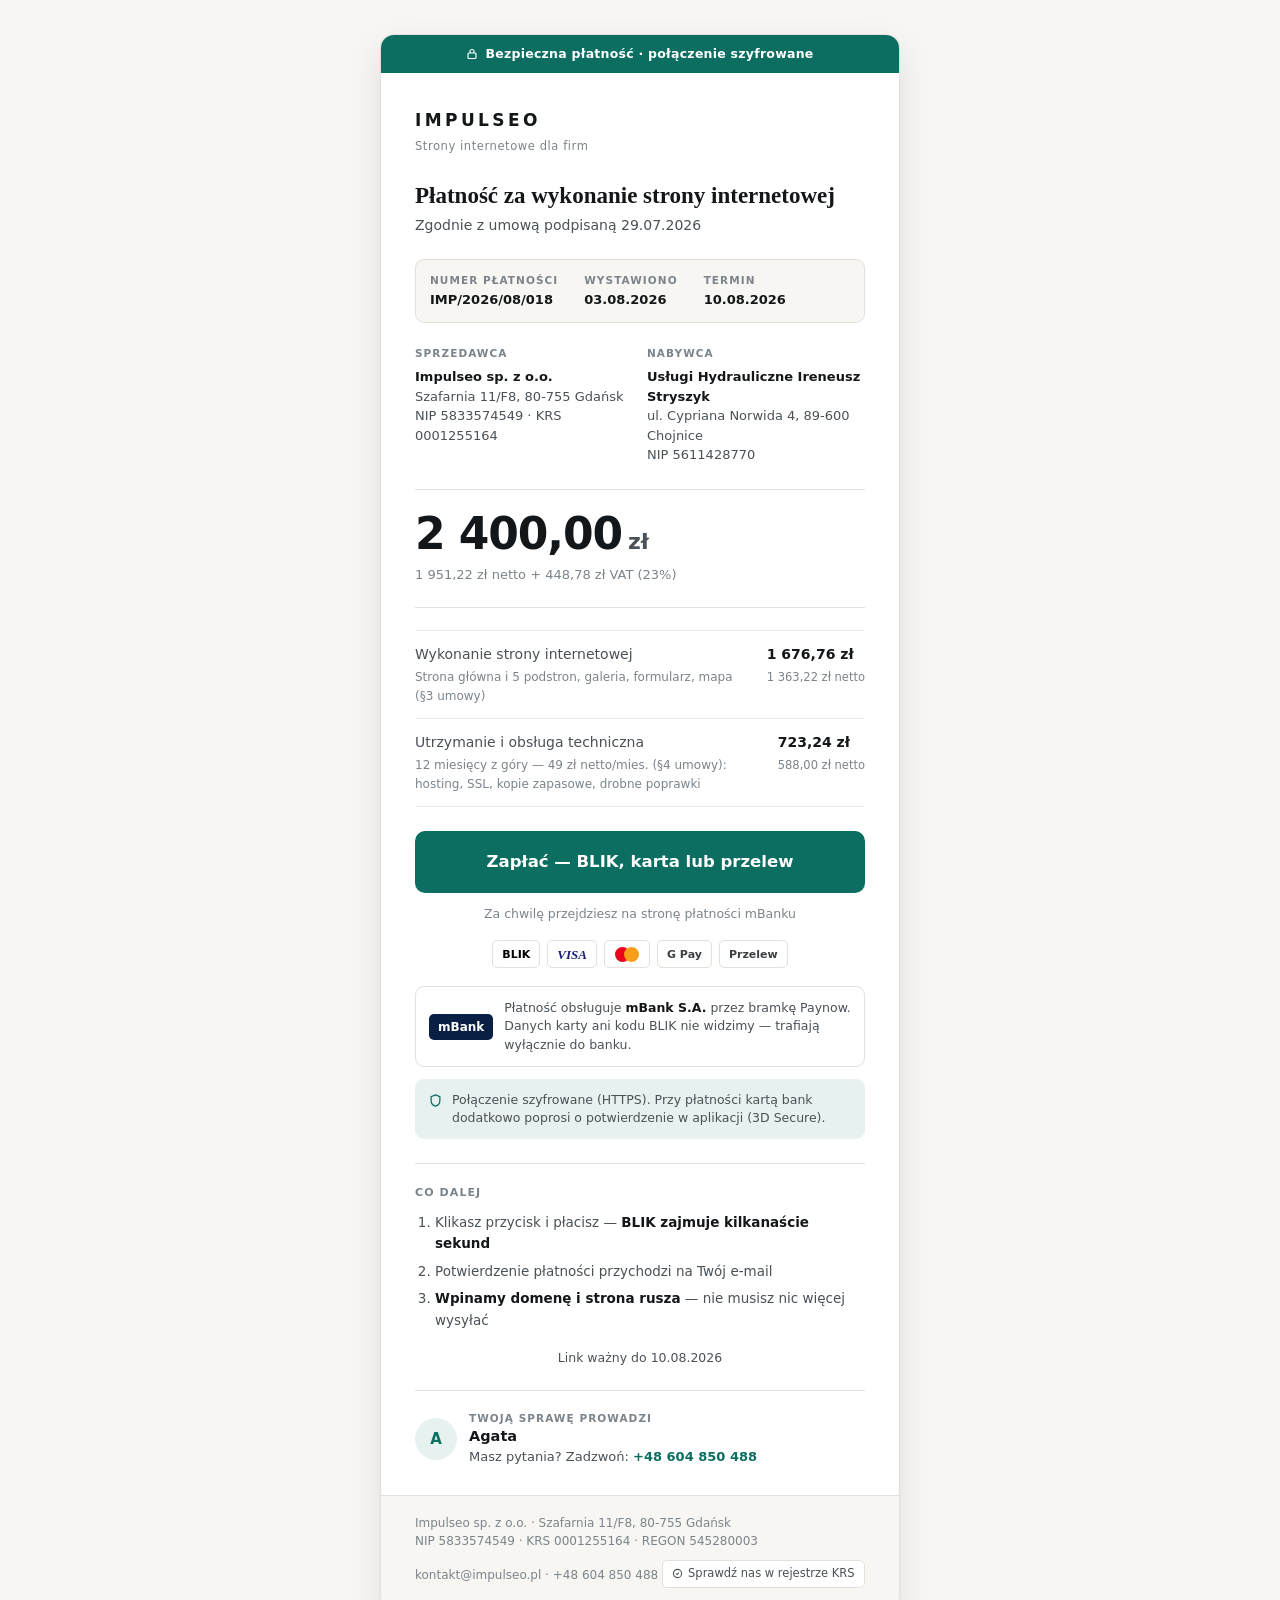
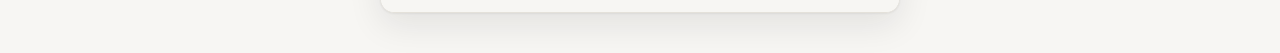
<file: platnosc/oplata-277a/index.html>
<!DOCTYPE html>
<html lang="pl">
<head>
<meta charset="utf-8" />
<meta name="viewport" content="width=device-width, initial-scale=1" />
<title>Płatność 2 400,00 zł — Usługi Hydrauliczne Ireneusz Stryszyk | Impulseo</title>
<meta name="robots" content="noindex, nofollow" />
<meta name="description" content="2 400,00 zł · płatność za wykonanie strony internetowej · BLIK, karta lub przelew" />

<meta property="og:type" content="website" />
<meta property="og:title" content="Płatność — Usługi Hydrauliczne Ireneusz Stryszyk" />
<meta property="og:description" content="2 400,00 zł · płatność za wykonanie strony internetowej · BLIK, karta lub przelew" />
<meta property="og:image" content="https://impulseo-pl.github.io/uslugi-hydrauliczne-ireneusz-stryszyk/platnosc/oplata-277a/og.png" />
<meta property="og:image:width" content="1200" />
<meta property="og:image:height" content="630" />
<meta property="og:url" content="https://impulseo-pl.github.io/uslugi-hydrauliczne-ireneusz-stryszyk/platnosc/oplata-277a/" />
<meta property="og:site_name" content="Impulseo" />
<meta name="twitter:card" content="summary_large_image" />

<link rel="icon" href="data:image/svg+xml,<svg xmlns='http://www.w3.org/2000/svg' viewBox='0 0 100 100'><text y='.9em' font-size='90'>%F0%9F%92%B3</text></svg>" />

<style>
  :root {
    --paper: #F7F6F3;
    --card: #FFFFFF;
    --ink: #14171A;
    --ink-2: #4A5157;
    --ink-3: #7B848B;
    --line: #E4E1DA;
    --line-2: #EFEDE7;
    --accent: #0B6E61;
    --accent-d: #095C51;
    --accent-soft: #E7F1EF;
    --shadow: 0 1px 2px rgba(20,24,28,.05), 0 12px 34px rgba(20,24,28,.09);
    --sans: -apple-system, BlinkMacSystemFont, "Segoe UI", Roboto, system-ui, sans-serif;
    --serif: ui-serif, "Iowan Old Style", "Palatino Linotype", Palatino, Georgia, serif;
  }

  * { box-sizing: border-box; }

  html { -webkit-text-size-adjust: 100%; }

  body {
    margin: 0;
    background: var(--paper);
    color: var(--ink);
    font-family: var(--sans);
    font-size: 16px;
    line-height: 1.6;
    -webkit-font-smoothing: antialiased;
  }

  .shell { max-width: 560px; margin: 0 auto; padding: clamp(14px, 3vw, 34px) clamp(12px, 3vw, 20px) 40px; }

  .card {
    background: var(--card);
    border: 1px solid var(--line);
    border-radius: 14px;
    box-shadow: var(--shadow);
    overflow: hidden;
  }

  .trustbar {
    display: flex; align-items: center; justify-content: center; gap: 7px;
    background: var(--accent); color: #fff;
    font-size: 12.5px; font-weight: 600; letter-spacing: .02em;
    padding: 9px 14px;
  }

  .body { padding: clamp(24px, 5vw, 34px) clamp(20px, 5vw, 34px) 28px; }

  .logo { font-size: 17px; font-weight: 700; letter-spacing: .2em; text-transform: uppercase; margin: 0 0 3px; }
  .logo-sub { font-size: 11.5px; letter-spacing: .05em; color: var(--ink-3); margin: 0 0 26px; }

  h1 {
    font-family: var(--serif);
    font-size: clamp(20px, 4.6vw, 23px);
    line-height: 1.25; font-weight: 600; margin: 0 0 4px;
    text-wrap: balance;
  }

  .sub { font-size: 14px; color: var(--ink-2); margin: 0 0 22px; }

  .meta {
    display: flex; flex-wrap: wrap; gap: 6px 26px;
    border: 1px solid var(--line); border-radius: 9px;
    padding: 12px 14px; margin-bottom: 22px; background: var(--paper);
  }
  .meta dt { margin: 0 0 1px; font-size: 10.5px; letter-spacing: .1em; text-transform: uppercase; color: var(--ink-3); font-weight: 650; }
  .meta dd { margin: 0; font-size: 13px; font-weight: 550; font-variant-numeric: tabular-nums; }

  .parties { display: grid; gap: 14px; margin-bottom: 24px; }
  @media (min-width: 440px) { .parties { grid-template-columns: 1fr 1fr; } }
  .party h2 { font-size: 10.5px; letter-spacing: .1em; text-transform: uppercase; color: var(--ink-3); margin: 0 0 5px; font-weight: 700; }
  .party p { margin: 0; font-size: 13px; line-height: 1.5; color: var(--ink-2); }
  .party strong { display: block; color: var(--ink); font-weight: 650; }

  .amount-box { border-top: 1px solid var(--line); border-bottom: 1px solid var(--line); padding: 22px 0; margin-bottom: 22px; }
  .amount { font-size: clamp(36px, 9vw, 44px); font-weight: 700; letter-spacing: -.025em; font-variant-numeric: tabular-nums; line-height: 1; margin: 0; }
  .amount .cur { font-size: .5em; font-weight: 600; color: var(--ink-2); margin-left: 6px; letter-spacing: 0; }
  .amount-split { font-size: 13px; color: var(--ink-3); margin: 9px 0 0; font-variant-numeric: tabular-nums; }

  .scope { margin: 0 0 24px; padding: 0; list-style: none; display: flex; flex-direction: column; gap: 8px; }
  .scope li { font-size: 14px; color: var(--ink-2); padding-left: 23px; position: relative; }
  .scope li::before {
    content: ""; position: absolute; left: 1px; top: 7px;
    width: 8px; height: 8px; border-radius: 50%; background: var(--accent);
  }

  /* pozycje z kwotami — rozbicie, za co dokładnie płaci */
  .lines { margin: 0 0 24px; border-top: 1px solid var(--line-2); }
  .line {
    display: flex; justify-content: space-between; gap: 16px;
    padding: 12px 0; border-bottom: 1px solid var(--line-2);
  }
  .line-name { font-size: 14px; color: var(--ink-2); }
  .line-name small { display: block; font-size: 12px; color: var(--ink-3); margin-top: 2px; }
  .line-val { font-size: 14px; font-weight: 620; white-space: nowrap; font-variant-numeric: tabular-nums; }
  .line-val small { display: block; font-size: 11.5px; font-weight: 500; color: var(--ink-3); text-align: right; margin-top: 2px; }

  .cta {
    display: block; width: 100%; text-align: center; text-decoration: none;
    background: var(--accent); color: #fff; border: none; border-radius: 10px;
    padding: 18px 20px; font-family: inherit; font-size: 16.5px; font-weight: 650;
    cursor: pointer; transition: filter .12s ease, transform .12s ease;
  }
  .cta:hover { filter: brightness(1.08); }
  .cta:active { transform: translateY(1px); }
  .cta:focus-visible { outline: 3px solid color-mix(in srgb, var(--accent) 45%, transparent); outline-offset: 3px; }

  .cta-note { text-align: center; font-size: 12.5px; color: var(--ink-3); margin: 11px 0 0; }

  .paylogos { display: flex; flex-wrap: wrap; align-items: center; justify-content: center; gap: 7px; margin-top: 16px; }
  .plogo {
    height: 28px; min-width: 46px; border: 1px solid var(--line); border-radius: 5px;
    background: #fff; display: grid; place-items: center; padding: 0 9px; flex: none;
  }
  .pl-blik { font: 700 11px/1 var(--sans); color: #000; }
  .pl-visa { font: italic 800 13px/1 Georgia, serif; color: #1A1F71; }
  .pl-mc { display: flex; align-items: center; }
  .pl-mc i { width: 15px; height: 15px; border-radius: 50%; display: block; }
  .pl-mc i:first-child { background: #EB001B; }
  .pl-mc i:last-child { background: #F79E1B; margin-left: -6px; }
  .pl-txt { font: 600 11px/1 var(--sans); color: #3C4043; }

  .gateway {
    display: flex; align-items: center; gap: 11px;
    border: 1px solid var(--line); border-radius: 9px;
    padding: 12px 13px; margin-top: 18px;
  }
  .gateway-mark { font: 800 12px/1 var(--sans); color: #fff; background: #0A1F44; border-radius: 5px; padding: 7px 9px; flex: none; }
  .gateway p { margin: 0; font-size: 12.5px; line-height: 1.45; color: var(--ink-2); }
  .gateway strong { color: var(--ink); }

  .secure {
    display: flex; gap: 9px; align-items: flex-start;
    background: var(--accent-soft); border-radius: 9px;
    padding: 12px 13px; margin-top: 12px;
    font-size: 12.5px; line-height: 1.45; color: var(--ink-2);
  }
  .secure svg { flex: none; margin-top: 2px; color: var(--accent); }

  .next {
    border-top: 1px solid var(--line); margin-top: 24px; padding-top: 20px;
  }
  .next h2 { font-size: 11px; letter-spacing: .1em; text-transform: uppercase; color: var(--ink-3); margin: 0 0 10px; font-weight: 700; }
  .next ol { margin: 0; padding-left: 20px; display: flex; flex-direction: column; gap: 6px; }
  .next li { font-size: 13.5px; color: var(--ink-2); }
  .next li strong { color: var(--ink); font-weight: 620; }

  .valid { font-size: 12.5px; color: var(--ink-2); margin: 16px 0 0; text-align: center; }

  .rep { display: flex; gap: 12px; align-items: center; border-top: 1px solid var(--line); margin-top: 22px; padding-top: 20px; }
  .rep-avatar { width: 42px; height: 42px; border-radius: 50%; background: var(--accent-soft); color: var(--accent); display: grid; place-items: center; font-weight: 700; font-size: 15px; flex: none; }
  .rep-body { min-width: 0; display: flex; flex-direction: column; gap: 1px; }
  .rep-label { font-size: 10.5px; letter-spacing: .1em; text-transform: uppercase; color: var(--ink-3); font-weight: 700; line-height: 1.5; }
  .rep-name { font-size: 14.5px; font-weight: 650; line-height: 1.35; }
  .rep-contact { font-size: 13px; color: var(--ink-2); line-height: 1.45; }
  .rep-contact a { color: var(--accent); text-decoration: none; font-weight: 600; }

  .foot {
    border-top: 1px solid var(--line); padding: 18px clamp(20px, 5vw, 34px) 24px;
    font-size: 12px; line-height: 1.55; color: var(--ink-3); background: var(--paper);
  }
  .foot a { color: var(--ink-2); }
  .krs {
    display: inline-flex; align-items: center; gap: 5px; margin-top: 9px;
    border: 1px solid var(--line); border-radius: 5px; padding: 4px 9px;
    font-size: 11.5px; text-decoration: none; color: var(--ink-2); background: var(--card);
  }
  .krs:hover { border-color: var(--accent); color: var(--accent); }

  @media (prefers-reduced-motion: reduce) { * { transition: none !important; } }
</style>
</head>
<body>

<div class="shell">
  <div class="card">

    <div class="trustbar">
      <svg width="12" height="12" viewBox="0 0 24 24" fill="none" stroke="currentColor" stroke-width="2.4" aria-hidden="true">
        <rect x="4" y="10" width="16" height="11" rx="2" /><path d="M8 10V7a4 4 0 0 1 8 0v3" />
      </svg>
      Bezpieczna płatność &middot; połączenie szyfrowane
    </div>

    <div class="body">
      <p class="logo">Impulseo</p>
      <p class="logo-sub">Strony internetowe dla firm</p>

      <h1>Płatność za wykonanie strony internetowej</h1>
      <p class="sub">Zgodnie z umową podpisaną 29.07.2026</p>

      <dl class="meta">
        <div><dt>Numer płatności</dt><dd>IMP/2026/08/018</dd></div>
        <div><dt>Wystawiono</dt><dd>03.08.2026</dd></div>
        <div><dt>Termin</dt><dd>10.08.2026</dd></div>
      </dl>

      <div class="parties">
        <div class="party">
          <h2>Sprzedawca</h2>
          <p>
            <strong>Impulseo sp. z o.o.</strong>
            Szafarnia 11/F8, 80-755 Gdańsk<br />
            NIP 5833574549 &middot; KRS 0001255164
          </p>
        </div>
        <div class="party">
          <h2>Nabywca</h2>
          <p>
            <strong>Usługi Hydrauliczne Ireneusz Stryszyk</strong>
            ul. Cypriana Norwida 4, 89-600 Chojnice<br />
            NIP 5611428770
          </p>
        </div>
      </div>

      <div class="amount-box">
        <p class="amount">2 400,00<span class="cur">zł</span></p>
        <p class="amount-split">1 951,22 zł netto + 448,78 zł VAT (23%)</p>
      </div>

      <div class="lines">
        <div class="line"><span class="line-name">Wykonanie strony internetowej<small>Strona główna i 5 podstron, galeria, formularz, mapa (§3 umowy)</small></span><span class="line-val">1 676,76 zł<small>1 363,22 zł netto</small></span></div>
        <div class="line"><span class="line-name">Utrzymanie i obsługa techniczna<small>12 miesięcy z góry — 49 zł netto/mies. (§4 umowy): hosting, SSL, kopie zapasowe, drobne poprawki</small></span><span class="line-val">723,24 zł<small>588,00 zł netto</small></span></div>
      </div>

      <a class="cta" href="https://paywall.paynow.pl/PRZYKLAD-DO-PODMIANY" rel="noopener">Zapłać &mdash; BLIK, karta lub przelew</a>
      <p class="cta-note">Za chwilę przejdziesz na stronę płatności mBanku</p>

      <div class="paylogos">
        <span class="plogo"><span class="pl-blik">BLIK</span></span>
        <span class="plogo"><span class="pl-visa">VISA</span></span>
        <span class="plogo"><span class="pl-mc"><i></i><i></i></span></span>
        <span class="plogo"><span class="pl-txt">G&nbsp;Pay</span></span>
        <span class="plogo"><span class="pl-txt">Przelew</span></span>
      </div>

      <div class="gateway">
        <span class="gateway-mark">mBank</span>
        <p>Płatność obsługuje <strong>mBank S.A.</strong> przez bramkę Paynow. Danych karty ani kodu BLIK nie widzimy &mdash; trafiają wyłącznie do banku.</p>
      </div>

      <div class="secure">
        <svg width="15" height="15" viewBox="0 0 24 24" fill="none" stroke="currentColor" stroke-width="2" aria-hidden="true">
          <path d="M12 3l7 3v6c0 4.5-3 8-7 9-4-1-7-4.5-7-9V6z" />
        </svg>
        <span>Połączenie szyfrowane (HTTPS). Przy płatności kartą bank dodatkowo poprosi o potwierdzenie w aplikacji (3D&nbsp;Secure).</span>
      </div>

      <div class="next">
        <h2>Co dalej</h2>
        <ol>
          <li>Klikasz przycisk i płacisz — <strong>BLIK zajmuje kilkanaście sekund</strong></li>
          <li>Potwierdzenie płatności przychodzi na Twój e-mail</li>
          <li><strong>Wpinamy domenę i strona rusza</strong> — nie musisz nic więcej wysyłać</li>
        </ol>
      </div>

      <p class="valid">Link ważny do 10.08.2026</p>

      <div class="rep">
        <span class="rep-avatar">A</span>
        <span class="rep-body">
          <span class="rep-label">Twoją sprawę prowadzi</span>
          <span class="rep-name">Agata</span>
          <span class="rep-contact">Masz pytania? Zadzwoń: <a href="tel:+48604850488">+48 604 850 488</a></span>
        </span>
      </div>
    </div>

    <div class="foot">
      Impulseo sp. z o.o. &middot; Szafarnia 11/F8, 80-755 Gdańsk<br />
      NIP 5833574549 &middot; KRS 0001255164 &middot; REGON 545280003<br />
      kontakt@impulseo.pl &middot; +48 604 850 488
      <a class="krs" href="https://wyszukiwarka-krs.ms.gov.pl/" target="_blank" rel="noopener">
        <svg width="11" height="11" viewBox="0 0 24 24" fill="none" stroke="currentColor" stroke-width="2.2" aria-hidden="true">
          <path d="M9 12l2 2 4-4" /><circle cx="12" cy="12" r="9" />
        </svg>
        Sprawdź nas w rejestrze KRS
      </a>
    </div>

  </div>
</div>

</body>
</html>
</file>
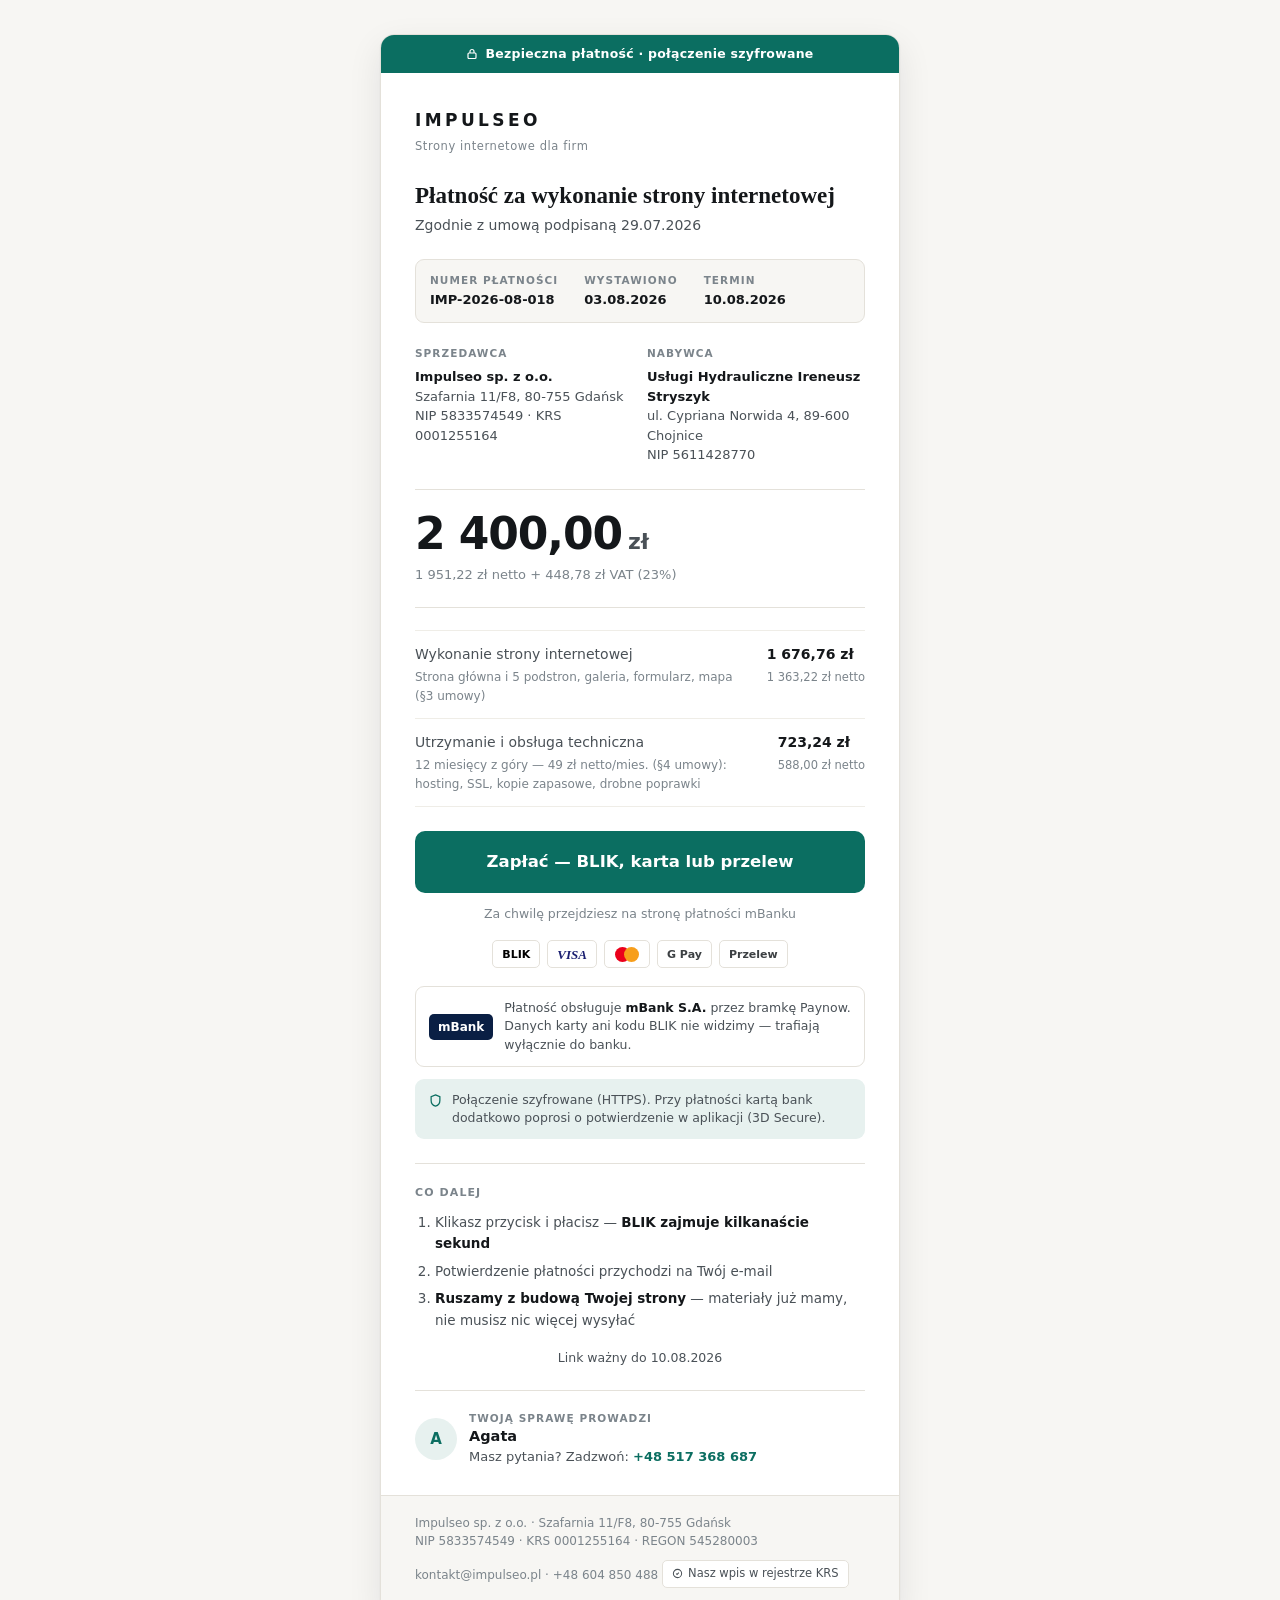
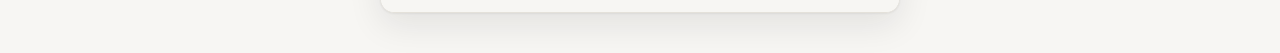
<file: platnosc/oplata-27bf/index.html>
<!DOCTYPE html>
<html lang="pl">
<head>
<meta charset="utf-8" />
<meta name="viewport" content="width=device-width, initial-scale=1" />
<title>Płatność 2 400,00 zł — Usługi Hydrauliczne Ireneusz Stryszyk | Impulseo</title>
<meta name="robots" content="noindex, nofollow" />
<meta name="description" content="2 400,00 zł · płatność za wykonanie strony internetowej · BLIK, karta lub przelew" />

<meta property="og:type" content="website" />
<meta property="og:title" content="Płatność — Usługi Hydrauliczne Ireneusz Stryszyk" />
<meta property="og:description" content="2 400,00 zł · płatność za wykonanie strony internetowej · BLIK, karta lub przelew" />
<meta property="og:image" content="https://impulseo-pl.github.io/uslugi-hydrauliczne-ireneusz-stryszyk/platnosc/oplata-27bf/og.png" />
<meta property="og:image:width" content="1200" />
<meta property="og:image:height" content="630" />
<meta property="og:url" content="https://impulseo-pl.github.io/uslugi-hydrauliczne-ireneusz-stryszyk/platnosc/oplata-27bf/" />
<meta property="og:site_name" content="Impulseo" />
<meta name="twitter:card" content="summary_large_image" />

<link rel="icon" href="data:image/svg+xml,<svg xmlns='http://www.w3.org/2000/svg' viewBox='0 0 100 100'><text y='.9em' font-size='90'>%F0%9F%92%B3</text></svg>" />

<style>
  :root {
    --paper: #F7F6F3;
    --card: #FFFFFF;
    --ink: #14171A;
    --ink-2: #4A5157;
    --ink-3: #7B848B;
    --line: #E4E1DA;
    --line-2: #EFEDE7;
    --accent: #0B6E61;
    --accent-d: #095C51;
    --accent-soft: #E7F1EF;
    --shadow: 0 1px 2px rgba(20,24,28,.05), 0 12px 34px rgba(20,24,28,.09);
    --sans: -apple-system, BlinkMacSystemFont, "Segoe UI", Roboto, system-ui, sans-serif;
    --serif: ui-serif, "Iowan Old Style", "Palatino Linotype", Palatino, Georgia, serif;
  }

  * { box-sizing: border-box; }

  html { -webkit-text-size-adjust: 100%; }

  body {
    margin: 0;
    background: var(--paper);
    color: var(--ink);
    font-family: var(--sans);
    font-size: 16px;
    line-height: 1.6;
    -webkit-font-smoothing: antialiased;
  }

  .shell { max-width: 560px; margin: 0 auto; padding: clamp(14px, 3vw, 34px) clamp(12px, 3vw, 20px) 40px; }

  .card {
    background: var(--card);
    border: 1px solid var(--line);
    border-radius: 14px;
    box-shadow: var(--shadow);
    overflow: hidden;
  }

  .trustbar {
    display: flex; align-items: center; justify-content: center; gap: 7px;
    background: var(--accent); color: #fff;
    font-size: 12.5px; font-weight: 600; letter-spacing: .02em;
    padding: 9px 14px;
  }

  .body { padding: clamp(24px, 5vw, 34px) clamp(20px, 5vw, 34px) 28px; }

  .logo { font-size: 17px; font-weight: 700; letter-spacing: .2em; text-transform: uppercase; margin: 0 0 3px; }
  .logo-sub { font-size: 11.5px; letter-spacing: .05em; color: var(--ink-3); margin: 0 0 26px; }

  h1 {
    font-family: var(--serif);
    font-size: clamp(20px, 4.6vw, 23px);
    line-height: 1.25; font-weight: 600; margin: 0 0 4px;
    text-wrap: balance;
  }

  .sub { font-size: 14px; color: var(--ink-2); margin: 0 0 22px; }

  .meta {
    display: flex; flex-wrap: wrap; gap: 6px 26px;
    border: 1px solid var(--line); border-radius: 9px;
    padding: 12px 14px; margin-bottom: 22px; background: var(--paper);
  }
  .meta dt { margin: 0 0 1px; font-size: 10.5px; letter-spacing: .1em; text-transform: uppercase; color: var(--ink-3); font-weight: 650; }
  .meta dd { margin: 0; font-size: 13px; font-weight: 550; font-variant-numeric: tabular-nums; }

  .parties { display: grid; gap: 14px; margin-bottom: 24px; }
  @media (min-width: 440px) { .parties { grid-template-columns: 1fr 1fr; } }
  .party h2 { font-size: 10.5px; letter-spacing: .1em; text-transform: uppercase; color: var(--ink-3); margin: 0 0 5px; font-weight: 700; }
  .party p { margin: 0; font-size: 13px; line-height: 1.5; color: var(--ink-2); }
  .party strong { display: block; color: var(--ink); font-weight: 650; }

  .amount-box { border-top: 1px solid var(--line); border-bottom: 1px solid var(--line); padding: 22px 0; margin-bottom: 22px; }
  .amount { font-size: clamp(36px, 9vw, 44px); font-weight: 700; letter-spacing: -.025em; font-variant-numeric: tabular-nums; line-height: 1; margin: 0; }
  .amount .cur { font-size: .5em; font-weight: 600; color: var(--ink-2); margin-left: 6px; letter-spacing: 0; }
  .amount-split { font-size: 13px; color: var(--ink-3); margin: 9px 0 0; font-variant-numeric: tabular-nums; }

  .scope { margin: 0 0 24px; padding: 0; list-style: none; display: flex; flex-direction: column; gap: 8px; }
  .scope li { font-size: 14px; color: var(--ink-2); padding-left: 23px; position: relative; }
  .scope li::before {
    content: ""; position: absolute; left: 1px; top: 7px;
    width: 8px; height: 8px; border-radius: 50%; background: var(--accent);
  }

  /* pozycje z kwotami — rozbicie, za co dokładnie płaci */
  .lines { margin: 0 0 24px; border-top: 1px solid var(--line-2); }
  .line {
    display: flex; justify-content: space-between; gap: 16px;
    padding: 12px 0; border-bottom: 1px solid var(--line-2);
  }
  .line-name { font-size: 14px; color: var(--ink-2); }
  .line-name small { display: block; font-size: 12px; color: var(--ink-3); margin-top: 2px; }
  .line-val { font-size: 14px; font-weight: 620; white-space: nowrap; font-variant-numeric: tabular-nums; }
  .line-val small { display: block; font-size: 11.5px; font-weight: 500; color: var(--ink-3); text-align: right; margin-top: 2px; }

  .cta {
    display: block; width: 100%; text-align: center; text-decoration: none;
    background: var(--accent); color: #fff; border: none; border-radius: 10px;
    padding: 18px 20px; font-family: inherit; font-size: 16.5px; font-weight: 650;
    cursor: pointer; transition: filter .12s ease, transform .12s ease;
  }
  .cta:hover { filter: brightness(1.08); }
  .cta:active { transform: translateY(1px); }
  .cta:focus-visible { outline: 3px solid color-mix(in srgb, var(--accent) 45%, transparent); outline-offset: 3px; }

  .cta-note { text-align: center; font-size: 12.5px; color: var(--ink-3); margin: 11px 0 0; }

  .paylogos { display: flex; flex-wrap: wrap; align-items: center; justify-content: center; gap: 7px; margin-top: 16px; }
  .plogo {
    height: 28px; min-width: 46px; border: 1px solid var(--line); border-radius: 5px;
    background: #fff; display: grid; place-items: center; padding: 0 9px; flex: none;
  }
  .pl-blik { font: 700 11px/1 var(--sans); color: #000; }
  .pl-visa { font: italic 800 13px/1 Georgia, serif; color: #1A1F71; }
  .pl-mc { display: flex; align-items: center; }
  .pl-mc i { width: 15px; height: 15px; border-radius: 50%; display: block; }
  .pl-mc i:first-child { background: #EB001B; }
  .pl-mc i:last-child { background: #F79E1B; margin-left: -6px; }
  .pl-txt { font: 600 11px/1 var(--sans); color: #3C4043; }

  .gateway {
    display: flex; align-items: center; gap: 11px;
    border: 1px solid var(--line); border-radius: 9px;
    padding: 12px 13px; margin-top: 18px;
  }
  .gateway-mark { font: 800 12px/1 var(--sans); color: #fff; background: #0A1F44; border-radius: 5px; padding: 7px 9px; flex: none; }
  .gateway p { margin: 0; font-size: 12.5px; line-height: 1.45; color: var(--ink-2); }
  .gateway strong { color: var(--ink); }

  .secure {
    display: flex; gap: 9px; align-items: flex-start;
    background: var(--accent-soft); border-radius: 9px;
    padding: 12px 13px; margin-top: 12px;
    font-size: 12.5px; line-height: 1.45; color: var(--ink-2);
  }
  .secure svg { flex: none; margin-top: 2px; color: var(--accent); }

  .next {
    border-top: 1px solid var(--line); margin-top: 24px; padding-top: 20px;
  }
  .next h2 { font-size: 11px; letter-spacing: .1em; text-transform: uppercase; color: var(--ink-3); margin: 0 0 10px; font-weight: 700; }
  .next ol { margin: 0; padding-left: 20px; display: flex; flex-direction: column; gap: 6px; }
  .next li { font-size: 13.5px; color: var(--ink-2); }
  .next li strong { color: var(--ink); font-weight: 620; }

  .valid { font-size: 12.5px; color: var(--ink-2); margin: 16px 0 0; text-align: center; }

  .rep { display: flex; gap: 12px; align-items: center; border-top: 1px solid var(--line); margin-top: 22px; padding-top: 20px; }
  .rep-avatar { width: 42px; height: 42px; border-radius: 50%; background: var(--accent-soft); color: var(--accent); display: grid; place-items: center; font-weight: 700; font-size: 15px; flex: none; }
  .rep-body { min-width: 0; display: flex; flex-direction: column; gap: 1px; }
  .rep-label { font-size: 10.5px; letter-spacing: .1em; text-transform: uppercase; color: var(--ink-3); font-weight: 700; line-height: 1.5; }
  .rep-name { font-size: 14.5px; font-weight: 650; line-height: 1.35; }
  .rep-contact { font-size: 13px; color: var(--ink-2); line-height: 1.45; }
  .rep-contact a { color: var(--accent); text-decoration: none; font-weight: 600; }

  .foot {
    border-top: 1px solid var(--line); padding: 18px clamp(20px, 5vw, 34px) 24px;
    font-size: 12px; line-height: 1.55; color: var(--ink-3); background: var(--paper);
  }
  .foot a { color: var(--ink-2); }
  .krs {
    display: inline-flex; align-items: center; gap: 5px; margin-top: 9px;
    border: 1px solid var(--line); border-radius: 5px; padding: 4px 9px;
    font-size: 11.5px; text-decoration: none; color: var(--ink-2); background: var(--card);
  }
  .krs:hover { border-color: var(--accent); color: var(--accent); }

  @media (prefers-reduced-motion: reduce) { * { transition: none !important; } }
</style>
</head>
<body>

<div class="shell">
  <div class="card">

    <div class="trustbar">
      <svg width="12" height="12" viewBox="0 0 24 24" fill="none" stroke="currentColor" stroke-width="2.4" aria-hidden="true">
        <rect x="4" y="10" width="16" height="11" rx="2" /><path d="M8 10V7a4 4 0 0 1 8 0v3" />
      </svg>
      Bezpieczna płatność &middot; połączenie szyfrowane
    </div>

    <div class="body">
      <p class="logo">Impulseo</p>
      <p class="logo-sub">Strony internetowe dla firm</p>

      <h1>Płatność za wykonanie strony internetowej</h1>
      <p class="sub">Zgodnie z umową podpisaną 29.07.2026</p>

      <dl class="meta">
        <div><dt>Numer płatności</dt><dd>IMP-2026-08-018</dd></div>
        <div><dt>Wystawiono</dt><dd>03.08.2026</dd></div>
        <div><dt>Termin</dt><dd>10.08.2026</dd></div>
      </dl>

      <div class="parties">
        <div class="party">
          <h2>Sprzedawca</h2>
          <p>
            <strong>Impulseo sp. z o.o.</strong>
            Szafarnia 11/F8, 80-755 Gdańsk<br />
            NIP 5833574549 &middot; KRS 0001255164
          </p>
        </div>
        <div class="party">
          <h2>Nabywca</h2>
          <p>
            <strong>Usługi Hydrauliczne Ireneusz Stryszyk</strong>
            ul. Cypriana Norwida 4, 89-600 Chojnice<br />
            NIP 5611428770
          </p>
        </div>
      </div>

      <div class="amount-box">
        <p class="amount">2 400,00<span class="cur">zł</span></p>
        <p class="amount-split">1 951,22 zł netto + 448,78 zł VAT (23%)</p>
      </div>

      <div class="lines">
        <div class="line"><span class="line-name">Wykonanie strony internetowej<small>Strona główna i 5 podstron, galeria, formularz, mapa (§3 umowy)</small></span><span class="line-val">1 676,76 zł<small>1 363,22 zł netto</small></span></div>
        <div class="line"><span class="line-name">Utrzymanie i obsługa techniczna<small>12 miesięcy z góry — 49 zł netto/mies. (§4 umowy): hosting, SSL, kopie zapasowe, drobne poprawki</small></span><span class="line-val">723,24 zł<small>588,00 zł netto</small></span></div>
      </div>

      <a class="cta" href="https://paywall.paynow.pl/PLV2-6CB-5B2-2PL?token=eyJraWQiOiJhMDAyNjJjYS02NTU3LTRjOTktOGU0NC1kMTFlMTAxYjhhNTIiLCJ0eXAiOiJKV1QiLCJhbGciOiJIUzI1NiJ9.eyJzdWIiOiJQTFYyLTZDQi01QjItMlBMIiwiYXVkIjoicGF5d2FsbC5wYXlub3cucGwiLCJpc3MiOiJwYXlub3cucGwiLCJleHAiOjE3ODYzOTkxOTksImlhdCI6MTc4NTc2NDMwMH0.vISpoqpXaarM1RNW0cS_FjGn3TlYh5H2gC7CKdYuVSg" rel="noopener">Zapłać &mdash; BLIK, karta lub przelew</a>
      <p class="cta-note">Za chwilę przejdziesz na stronę płatności mBanku</p>

      <div class="paylogos">
        <span class="plogo"><span class="pl-blik">BLIK</span></span>
        <span class="plogo"><span class="pl-visa">VISA</span></span>
        <span class="plogo"><span class="pl-mc"><i></i><i></i></span></span>
        <span class="plogo"><span class="pl-txt">G&nbsp;Pay</span></span>
        <span class="plogo"><span class="pl-txt">Przelew</span></span>
      </div>

      <div class="gateway">
        <span class="gateway-mark">mBank</span>
        <p>Płatność obsługuje <strong>mBank S.A.</strong> przez bramkę Paynow. Danych karty ani kodu BLIK nie widzimy &mdash; trafiają wyłącznie do banku.</p>
      </div>

      <div class="secure">
        <svg width="15" height="15" viewBox="0 0 24 24" fill="none" stroke="currentColor" stroke-width="2" aria-hidden="true">
          <path d="M12 3l7 3v6c0 4.5-3 8-7 9-4-1-7-4.5-7-9V6z" />
        </svg>
        <span>Połączenie szyfrowane (HTTPS). Przy płatności kartą bank dodatkowo poprosi o potwierdzenie w aplikacji (3D&nbsp;Secure).</span>
      </div>

      <div class="next">
        <h2>Co dalej</h2>
        <ol>
          <li>Klikasz przycisk i płacisz — <strong>BLIK zajmuje kilkanaście sekund</strong></li>
          <li>Potwierdzenie płatności przychodzi na Twój e-mail</li>
          <li><strong>Ruszamy z budową Twojej strony</strong> — materiały już mamy, nie musisz nic więcej wysyłać</li>
        </ol>
      </div>

      <p class="valid">Link ważny do 10.08.2026</p>

      <div class="rep">
        <span class="rep-avatar">A</span>
        <span class="rep-body">
          <span class="rep-label">Twoją sprawę prowadzi</span>
          <span class="rep-name">Agata</span>
          <span class="rep-contact">Masz pytania? Zadzwoń: <a href="tel:+48517368687">+48 517 368 687</a></span>
        </span>
      </div>
    </div>

    <div class="foot">
      Impulseo sp. z o.o. &middot; Szafarnia 11/F8, 80-755 Gdańsk<br />
      NIP 5833574549 &middot; KRS 0001255164 &middot; REGON 545280003<br />
      kontakt@impulseo.pl &middot; +48 604 850 488
      <a class="krs" href="https://wyszukiwarka-krs.ms.gov.pl/dane-szczegolowe-podmiotu;numerKRS=TTfETKDIxKsnfQK047mvwQ%3D%3D;typ=P" target="_blank" rel="noopener">
        <svg width="11" height="11" viewBox="0 0 24 24" fill="none" stroke="currentColor" stroke-width="2.2" aria-hidden="true">
          <path d="M9 12l2 2 4-4" /><circle cx="12" cy="12" r="9" />
        </svg>
        Nasz wpis w rejestrze KRS
      </a>
    </div>

  </div>
</div>

</body>
</html>
</file>
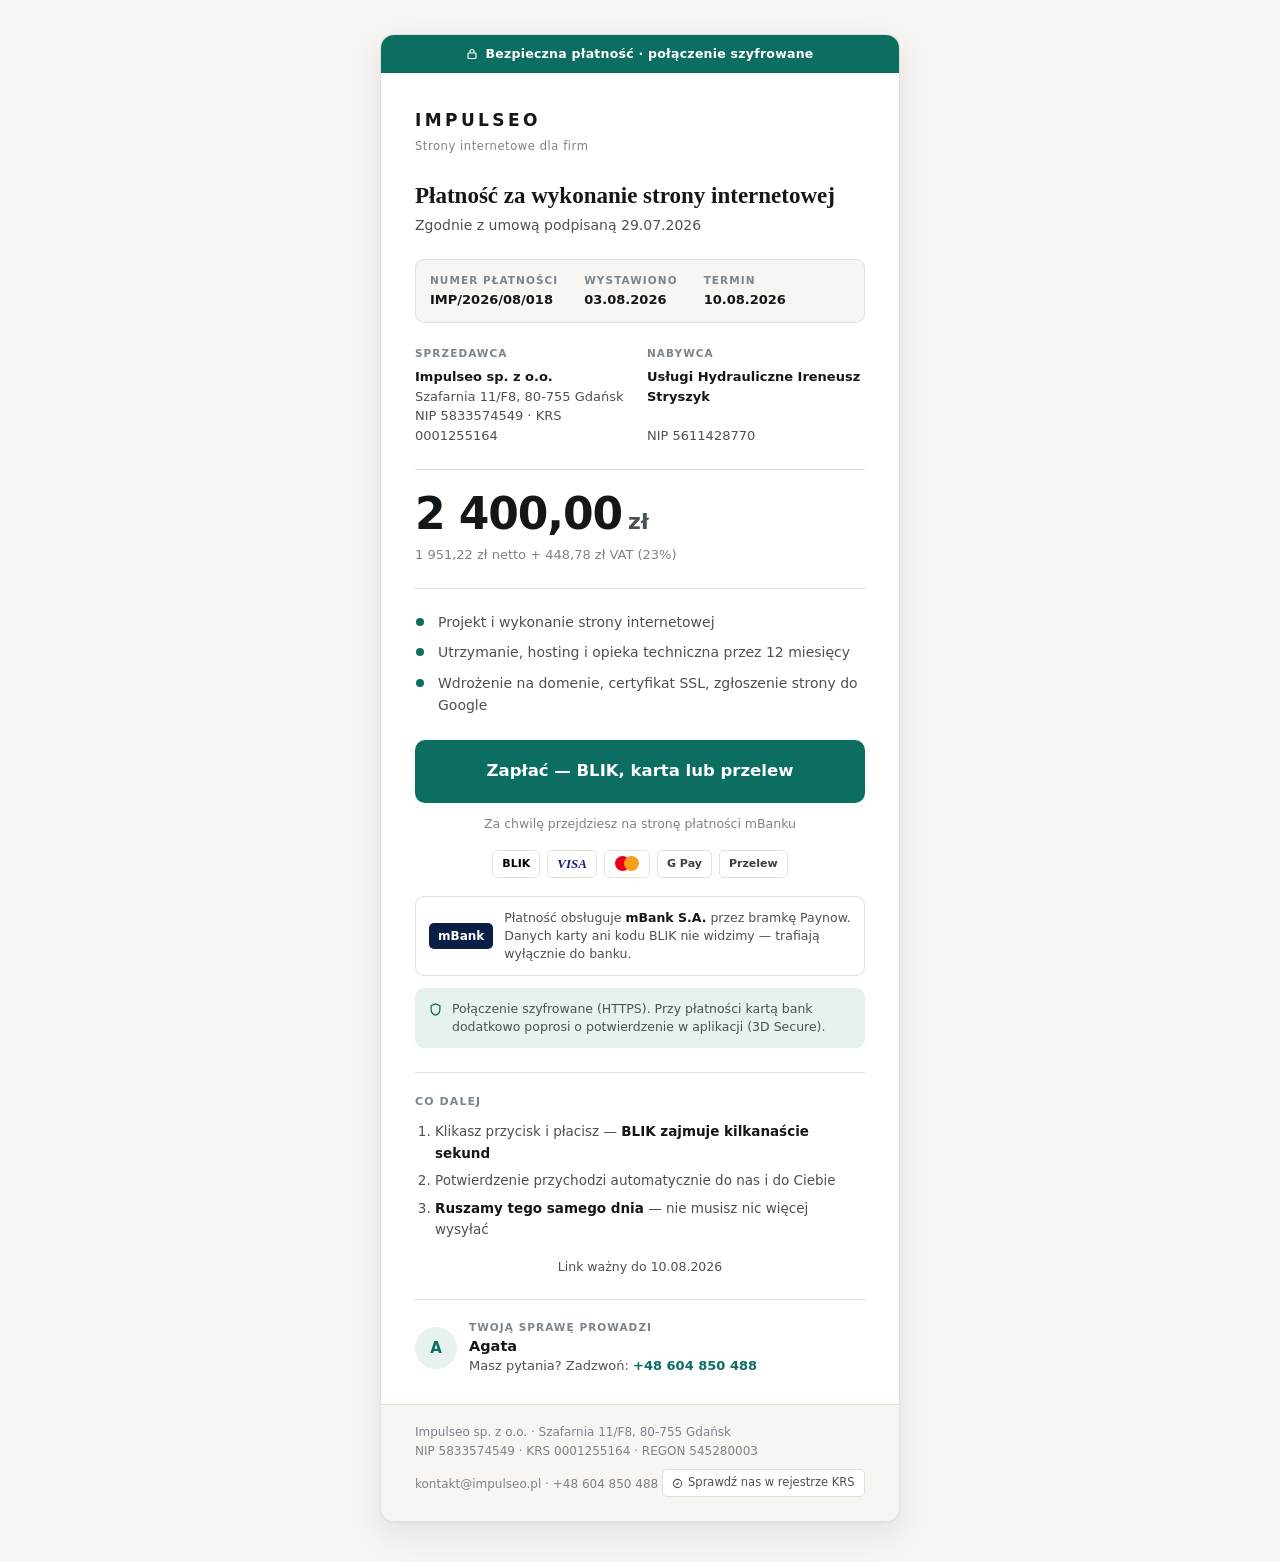
<file: platnosc/oplata-69cc/index.html>
<!DOCTYPE html>
<html lang="pl">
<head>
<meta charset="utf-8" />
<meta name="viewport" content="width=device-width, initial-scale=1" />
<title>Płatność 2 400,00 zł — Usługi Hydrauliczne Ireneusz Stryszyk | Impulseo</title>
<meta name="robots" content="noindex, nofollow" />
<meta name="description" content="2 400,00 zł · płatność za wykonanie strony internetowej · BLIK, karta lub przelew" />

<meta property="og:type" content="website" />
<meta property="og:title" content="Płatność — Usługi Hydrauliczne Ireneusz Stryszyk" />
<meta property="og:description" content="2 400,00 zł · płatność za wykonanie strony internetowej · BLIK, karta lub przelew" />
<meta property="og:image" content="https://impulseo-pl.github.io/uslugi-hydrauliczne-ireneusz-stryszyk/platnosc/oplata-69cc/og.png" />
<meta property="og:image:width" content="1200" />
<meta property="og:image:height" content="630" />
<meta property="og:url" content="https://impulseo-pl.github.io/uslugi-hydrauliczne-ireneusz-stryszyk/platnosc/oplata-69cc/" />
<meta property="og:site_name" content="Impulseo" />
<meta name="twitter:card" content="summary_large_image" />

<link rel="icon" href="data:image/svg+xml,<svg xmlns='http://www.w3.org/2000/svg' viewBox='0 0 100 100'><text y='.9em' font-size='90'>%F0%9F%92%B3</text></svg>" />

<style>
  :root {
    --paper: #F7F6F3;
    --card: #FFFFFF;
    --ink: #14171A;
    --ink-2: #4A5157;
    --ink-3: #7B848B;
    --line: #E4E1DA;
    --line-2: #EFEDE7;
    --accent: #0B6E61;
    --accent-d: #095C51;
    --accent-soft: #E7F1EF;
    --shadow: 0 1px 2px rgba(20,24,28,.05), 0 12px 34px rgba(20,24,28,.09);
    --sans: -apple-system, BlinkMacSystemFont, "Segoe UI", Roboto, system-ui, sans-serif;
    --serif: ui-serif, "Iowan Old Style", "Palatino Linotype", Palatino, Georgia, serif;
  }

  * { box-sizing: border-box; }

  html { -webkit-text-size-adjust: 100%; }

  body {
    margin: 0;
    background: var(--paper);
    color: var(--ink);
    font-family: var(--sans);
    font-size: 16px;
    line-height: 1.6;
    -webkit-font-smoothing: antialiased;
  }

  .shell { max-width: 560px; margin: 0 auto; padding: clamp(14px, 3vw, 34px) clamp(12px, 3vw, 20px) 40px; }

  .card {
    background: var(--card);
    border: 1px solid var(--line);
    border-radius: 14px;
    box-shadow: var(--shadow);
    overflow: hidden;
  }

  .trustbar {
    display: flex; align-items: center; justify-content: center; gap: 7px;
    background: var(--accent); color: #fff;
    font-size: 12.5px; font-weight: 600; letter-spacing: .02em;
    padding: 9px 14px;
  }

  .body { padding: clamp(24px, 5vw, 34px) clamp(20px, 5vw, 34px) 28px; }

  .logo { font-size: 17px; font-weight: 700; letter-spacing: .2em; text-transform: uppercase; margin: 0 0 3px; }
  .logo-sub { font-size: 11.5px; letter-spacing: .05em; color: var(--ink-3); margin: 0 0 26px; }

  h1 {
    font-family: var(--serif);
    font-size: clamp(20px, 4.6vw, 23px);
    line-height: 1.25; font-weight: 600; margin: 0 0 4px;
    text-wrap: balance;
  }

  .sub { font-size: 14px; color: var(--ink-2); margin: 0 0 22px; }

  .meta {
    display: flex; flex-wrap: wrap; gap: 6px 26px;
    border: 1px solid var(--line); border-radius: 9px;
    padding: 12px 14px; margin-bottom: 22px; background: var(--paper);
  }
  .meta dt { margin: 0 0 1px; font-size: 10.5px; letter-spacing: .1em; text-transform: uppercase; color: var(--ink-3); font-weight: 650; }
  .meta dd { margin: 0; font-size: 13px; font-weight: 550; font-variant-numeric: tabular-nums; }

  .parties { display: grid; gap: 14px; margin-bottom: 24px; }
  @media (min-width: 440px) { .parties { grid-template-columns: 1fr 1fr; } }
  .party h2 { font-size: 10.5px; letter-spacing: .1em; text-transform: uppercase; color: var(--ink-3); margin: 0 0 5px; font-weight: 700; }
  .party p { margin: 0; font-size: 13px; line-height: 1.5; color: var(--ink-2); }
  .party strong { display: block; color: var(--ink); font-weight: 650; }

  .amount-box { border-top: 1px solid var(--line); border-bottom: 1px solid var(--line); padding: 22px 0; margin-bottom: 22px; }
  .amount { font-size: clamp(36px, 9vw, 44px); font-weight: 700; letter-spacing: -.025em; font-variant-numeric: tabular-nums; line-height: 1; margin: 0; }
  .amount .cur { font-size: .5em; font-weight: 600; color: var(--ink-2); margin-left: 6px; letter-spacing: 0; }
  .amount-split { font-size: 13px; color: var(--ink-3); margin: 9px 0 0; font-variant-numeric: tabular-nums; }

  .scope { margin: 0 0 24px; padding: 0; list-style: none; display: flex; flex-direction: column; gap: 8px; }
  .scope li { font-size: 14px; color: var(--ink-2); padding-left: 23px; position: relative; }
  .scope li::before {
    content: ""; position: absolute; left: 1px; top: 7px;
    width: 8px; height: 8px; border-radius: 50%; background: var(--accent);
  }

  .cta {
    display: block; width: 100%; text-align: center; text-decoration: none;
    background: var(--accent); color: #fff; border: none; border-radius: 10px;
    padding: 18px 20px; font-family: inherit; font-size: 16.5px; font-weight: 650;
    cursor: pointer; transition: filter .12s ease, transform .12s ease;
  }
  .cta:hover { filter: brightness(1.08); }
  .cta:active { transform: translateY(1px); }
  .cta:focus-visible { outline: 3px solid color-mix(in srgb, var(--accent) 45%, transparent); outline-offset: 3px; }

  .cta-note { text-align: center; font-size: 12.5px; color: var(--ink-3); margin: 11px 0 0; }

  .paylogos { display: flex; flex-wrap: wrap; align-items: center; justify-content: center; gap: 7px; margin-top: 16px; }
  .plogo {
    height: 28px; min-width: 46px; border: 1px solid var(--line); border-radius: 5px;
    background: #fff; display: grid; place-items: center; padding: 0 9px; flex: none;
  }
  .pl-blik { font: 700 11px/1 var(--sans); color: #000; }
  .pl-visa { font: italic 800 13px/1 Georgia, serif; color: #1A1F71; }
  .pl-mc { display: flex; align-items: center; }
  .pl-mc i { width: 15px; height: 15px; border-radius: 50%; display: block; }
  .pl-mc i:first-child { background: #EB001B; }
  .pl-mc i:last-child { background: #F79E1B; margin-left: -6px; }
  .pl-txt { font: 600 11px/1 var(--sans); color: #3C4043; }

  .gateway {
    display: flex; align-items: center; gap: 11px;
    border: 1px solid var(--line); border-radius: 9px;
    padding: 12px 13px; margin-top: 18px;
  }
  .gateway-mark { font: 800 12px/1 var(--sans); color: #fff; background: #0A1F44; border-radius: 5px; padding: 7px 9px; flex: none; }
  .gateway p { margin: 0; font-size: 12.5px; line-height: 1.45; color: var(--ink-2); }
  .gateway strong { color: var(--ink); }

  .secure {
    display: flex; gap: 9px; align-items: flex-start;
    background: var(--accent-soft); border-radius: 9px;
    padding: 12px 13px; margin-top: 12px;
    font-size: 12.5px; line-height: 1.45; color: var(--ink-2);
  }
  .secure svg { flex: none; margin-top: 2px; color: var(--accent); }

  .next {
    border-top: 1px solid var(--line); margin-top: 24px; padding-top: 20px;
  }
  .next h2 { font-size: 11px; letter-spacing: .1em; text-transform: uppercase; color: var(--ink-3); margin: 0 0 10px; font-weight: 700; }
  .next ol { margin: 0; padding-left: 20px; display: flex; flex-direction: column; gap: 6px; }
  .next li { font-size: 13.5px; color: var(--ink-2); }
  .next li strong { color: var(--ink); font-weight: 620; }

  .valid { font-size: 12.5px; color: var(--ink-2); margin: 16px 0 0; text-align: center; }

  .rep { display: flex; gap: 12px; align-items: center; border-top: 1px solid var(--line); margin-top: 22px; padding-top: 20px; }
  .rep-avatar { width: 42px; height: 42px; border-radius: 50%; background: var(--accent-soft); color: var(--accent); display: grid; place-items: center; font-weight: 700; font-size: 15px; flex: none; }
  .rep-body { min-width: 0; display: flex; flex-direction: column; gap: 1px; }
  .rep-label { font-size: 10.5px; letter-spacing: .1em; text-transform: uppercase; color: var(--ink-3); font-weight: 700; line-height: 1.5; }
  .rep-name { font-size: 14.5px; font-weight: 650; line-height: 1.35; }
  .rep-contact { font-size: 13px; color: var(--ink-2); line-height: 1.45; }
  .rep-contact a { color: var(--accent); text-decoration: none; font-weight: 600; }

  .foot {
    border-top: 1px solid var(--line); padding: 18px clamp(20px, 5vw, 34px) 24px;
    font-size: 12px; line-height: 1.55; color: var(--ink-3); background: var(--paper);
  }
  .foot a { color: var(--ink-2); }
  .krs {
    display: inline-flex; align-items: center; gap: 5px; margin-top: 9px;
    border: 1px solid var(--line); border-radius: 5px; padding: 4px 9px;
    font-size: 11.5px; text-decoration: none; color: var(--ink-2); background: var(--card);
  }
  .krs:hover { border-color: var(--accent); color: var(--accent); }

  @media (prefers-reduced-motion: reduce) { * { transition: none !important; } }
</style>
</head>
<body>

<div class="shell">
  <div class="card">

    <div class="trustbar">
      <svg width="12" height="12" viewBox="0 0 24 24" fill="none" stroke="currentColor" stroke-width="2.4" aria-hidden="true">
        <rect x="4" y="10" width="16" height="11" rx="2" /><path d="M8 10V7a4 4 0 0 1 8 0v3" />
      </svg>
      Bezpieczna płatność &middot; połączenie szyfrowane
    </div>

    <div class="body">
      <p class="logo">Impulseo</p>
      <p class="logo-sub">Strony internetowe dla firm</p>

      <h1>Płatność za wykonanie strony internetowej</h1>
      <p class="sub">Zgodnie z umową podpisaną 29.07.2026</p>

      <dl class="meta">
        <div><dt>Numer płatności</dt><dd>IMP/2026/08/018</dd></div>
        <div><dt>Wystawiono</dt><dd>03.08.2026</dd></div>
        <div><dt>Termin</dt><dd>10.08.2026</dd></div>
      </dl>

      <div class="parties">
        <div class="party">
          <h2>Sprzedawca</h2>
          <p>
            <strong>Impulseo sp. z o.o.</strong>
            Szafarnia 11/F8, 80-755 Gdańsk<br />
            NIP 5833574549 &middot; KRS 0001255164
          </p>
        </div>
        <div class="party">
          <h2>Nabywca</h2>
          <p>
            <strong>Usługi Hydrauliczne Ireneusz Stryszyk</strong>
            &nbsp;<br />
            NIP 5611428770
          </p>
        </div>
      </div>

      <div class="amount-box">
        <p class="amount">2 400,00<span class="cur">zł</span></p>
        <p class="amount-split">1 951,22 zł netto + 448,78 zł VAT (23%)</p>
      </div>

      <ul class="scope">
        <li>Projekt i wykonanie strony internetowej</li>
        <li>Utrzymanie, hosting i opieka techniczna przez 12 miesięcy</li>
        <li>Wdrożenie na domenie, certyfikat SSL, zgłoszenie strony do Google</li>
      </ul>

      <a class="cta" href="https://paywall.paynow.pl/PRZYKLAD-DO-PODMIANY" rel="noopener">Zapłać &mdash; BLIK, karta lub przelew</a>
      <p class="cta-note">Za chwilę przejdziesz na stronę płatności mBanku</p>

      <div class="paylogos">
        <span class="plogo"><span class="pl-blik">BLIK</span></span>
        <span class="plogo"><span class="pl-visa">VISA</span></span>
        <span class="plogo"><span class="pl-mc"><i></i><i></i></span></span>
        <span class="plogo"><span class="pl-txt">G&nbsp;Pay</span></span>
        <span class="plogo"><span class="pl-txt">Przelew</span></span>
      </div>

      <div class="gateway">
        <span class="gateway-mark">mBank</span>
        <p>Płatność obsługuje <strong>mBank S.A.</strong> przez bramkę Paynow. Danych karty ani kodu BLIK nie widzimy &mdash; trafiają wyłącznie do banku.</p>
      </div>

      <div class="secure">
        <svg width="15" height="15" viewBox="0 0 24 24" fill="none" stroke="currentColor" stroke-width="2" aria-hidden="true">
          <path d="M12 3l7 3v6c0 4.5-3 8-7 9-4-1-7-4.5-7-9V6z" />
        </svg>
        <span>Połączenie szyfrowane (HTTPS). Przy płatności kartą bank dodatkowo poprosi o potwierdzenie w aplikacji (3D&nbsp;Secure).</span>
      </div>

      <div class="next">
        <h2>Co dalej</h2>
        <ol>
          <li>Klikasz przycisk i płacisz — <strong>BLIK zajmuje kilkanaście sekund</strong></li>
          <li>Potwierdzenie przychodzi automatycznie do nas i do Ciebie</li>
          <li><strong>Ruszamy tego samego dnia</strong> — nie musisz nic więcej wysyłać</li>
        </ol>
      </div>

      <p class="valid">Link ważny do 10.08.2026</p>

      <div class="rep">
        <span class="rep-avatar">A</span>
        <span class="rep-body">
          <span class="rep-label">Twoją sprawę prowadzi</span>
          <span class="rep-name">Agata</span>
          <span class="rep-contact">Masz pytania? Zadzwoń: <a href="tel:+48604850488">+48 604 850 488</a></span>
        </span>
      </div>
    </div>

    <div class="foot">
      Impulseo sp. z o.o. &middot; Szafarnia 11/F8, 80-755 Gdańsk<br />
      NIP 5833574549 &middot; KRS 0001255164 &middot; REGON 545280003<br />
      kontakt@impulseo.pl &middot; +48 604 850 488
      <a class="krs" href="https://wyszukiwarka-krs.ms.gov.pl/" target="_blank" rel="noopener">
        <svg width="11" height="11" viewBox="0 0 24 24" fill="none" stroke="currentColor" stroke-width="2.2" aria-hidden="true">
          <path d="M9 12l2 2 4-4" /><circle cx="12" cy="12" r="9" />
        </svg>
        Sprawdź nas w rejestrze KRS
      </a>
    </div>

  </div>
</div>

</body>
</html>
</file>
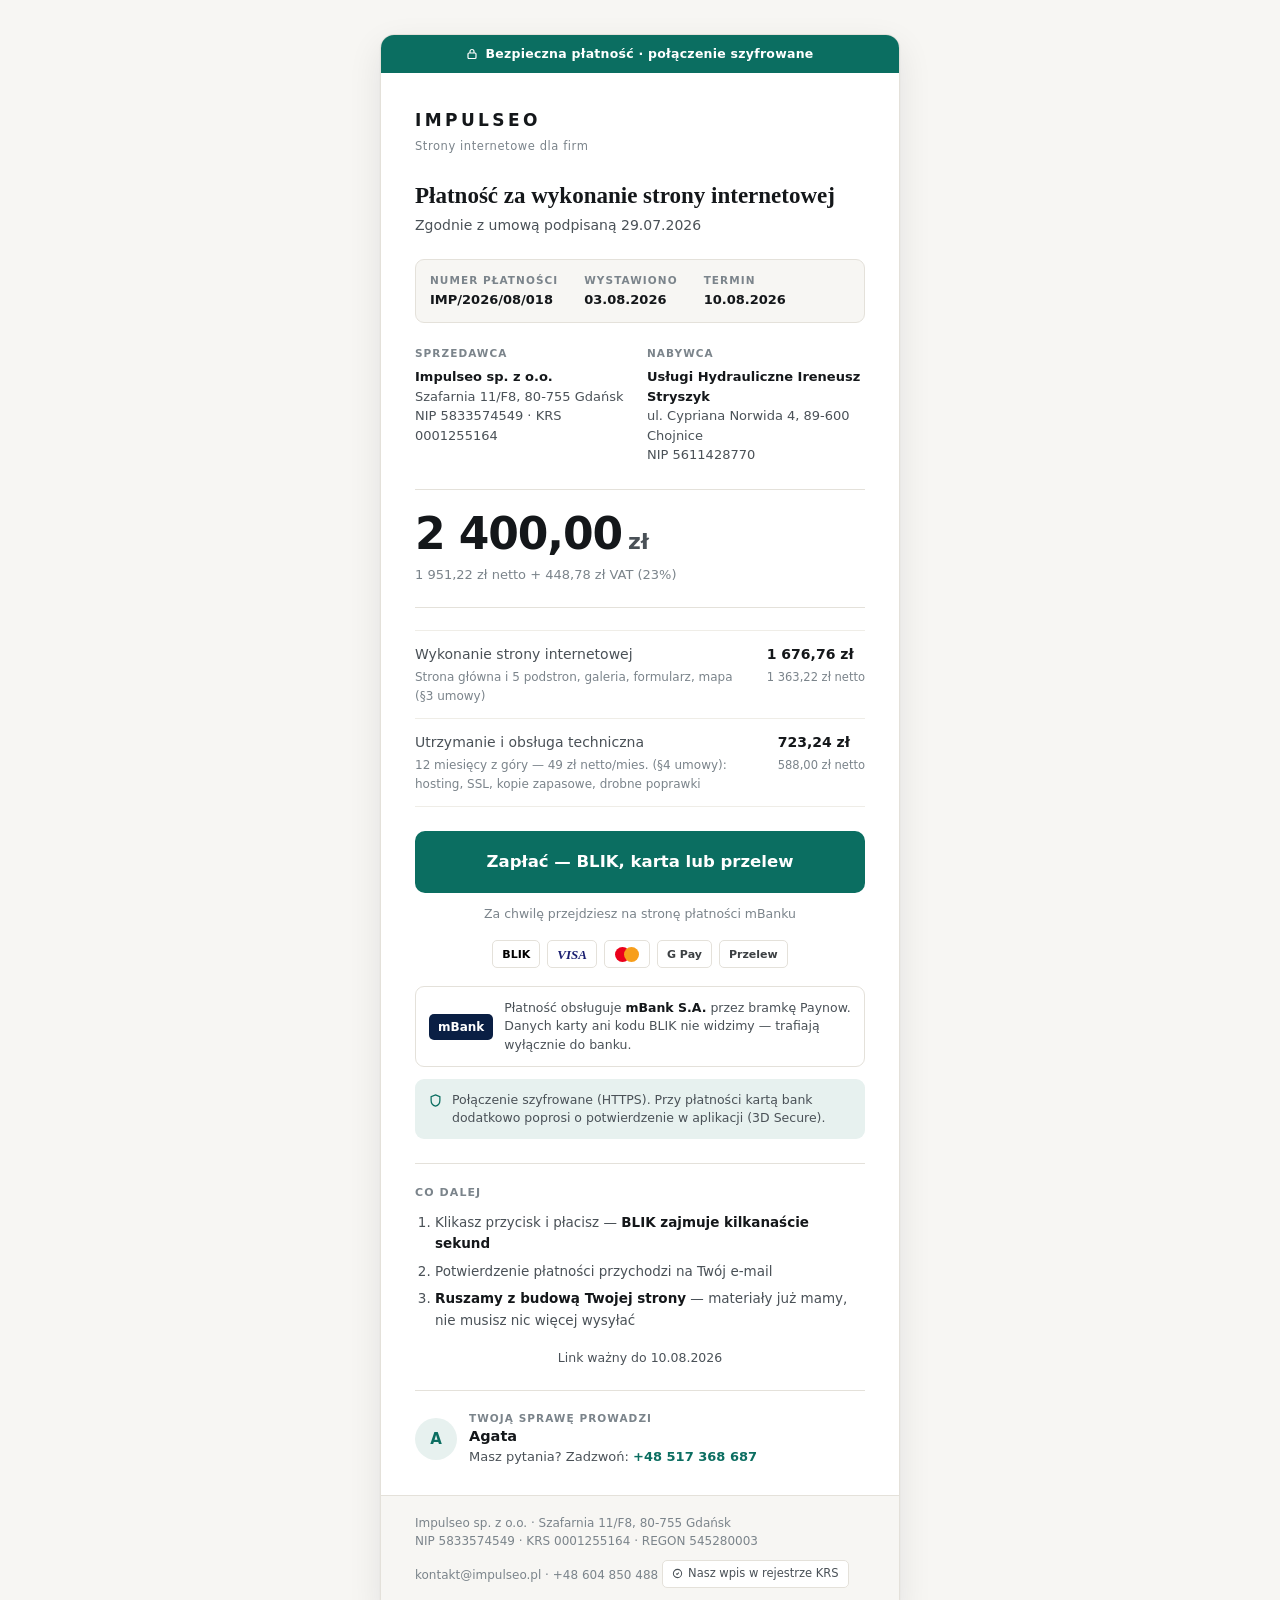
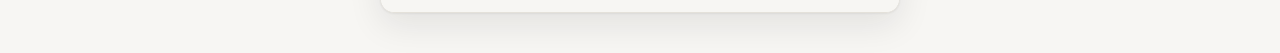
<file: platnosc/oplata-fdb4/index.html>
<!DOCTYPE html>
<html lang="pl">
<head>
<meta charset="utf-8" />
<meta name="viewport" content="width=device-width, initial-scale=1" />
<title>Płatność 2 400,00 zł — Usługi Hydrauliczne Ireneusz Stryszyk | Impulseo</title>
<meta name="robots" content="noindex, nofollow" />
<meta name="description" content="2 400,00 zł · płatność za wykonanie strony internetowej · BLIK, karta lub przelew" />

<meta property="og:type" content="website" />
<meta property="og:title" content="Płatność — Usługi Hydrauliczne Ireneusz Stryszyk" />
<meta property="og:description" content="2 400,00 zł · płatność za wykonanie strony internetowej · BLIK, karta lub przelew" />
<meta property="og:image" content="https://impulseo-pl.github.io/uslugi-hydrauliczne-ireneusz-stryszyk/platnosc/oplata-fdb4/og.png" />
<meta property="og:image:width" content="1200" />
<meta property="og:image:height" content="630" />
<meta property="og:url" content="https://impulseo-pl.github.io/uslugi-hydrauliczne-ireneusz-stryszyk/platnosc/oplata-fdb4/" />
<meta property="og:site_name" content="Impulseo" />
<meta name="twitter:card" content="summary_large_image" />

<link rel="icon" href="data:image/svg+xml,<svg xmlns='http://www.w3.org/2000/svg' viewBox='0 0 100 100'><text y='.9em' font-size='90'>%F0%9F%92%B3</text></svg>" />

<style>
  :root {
    --paper: #F7F6F3;
    --card: #FFFFFF;
    --ink: #14171A;
    --ink-2: #4A5157;
    --ink-3: #7B848B;
    --line: #E4E1DA;
    --line-2: #EFEDE7;
    --accent: #0B6E61;
    --accent-d: #095C51;
    --accent-soft: #E7F1EF;
    --shadow: 0 1px 2px rgba(20,24,28,.05), 0 12px 34px rgba(20,24,28,.09);
    --sans: -apple-system, BlinkMacSystemFont, "Segoe UI", Roboto, system-ui, sans-serif;
    --serif: ui-serif, "Iowan Old Style", "Palatino Linotype", Palatino, Georgia, serif;
  }

  * { box-sizing: border-box; }

  html { -webkit-text-size-adjust: 100%; }

  body {
    margin: 0;
    background: var(--paper);
    color: var(--ink);
    font-family: var(--sans);
    font-size: 16px;
    line-height: 1.6;
    -webkit-font-smoothing: antialiased;
  }

  .shell { max-width: 560px; margin: 0 auto; padding: clamp(14px, 3vw, 34px) clamp(12px, 3vw, 20px) 40px; }

  .card {
    background: var(--card);
    border: 1px solid var(--line);
    border-radius: 14px;
    box-shadow: var(--shadow);
    overflow: hidden;
  }

  .trustbar {
    display: flex; align-items: center; justify-content: center; gap: 7px;
    background: var(--accent); color: #fff;
    font-size: 12.5px; font-weight: 600; letter-spacing: .02em;
    padding: 9px 14px;
  }

  .body { padding: clamp(24px, 5vw, 34px) clamp(20px, 5vw, 34px) 28px; }

  .logo { font-size: 17px; font-weight: 700; letter-spacing: .2em; text-transform: uppercase; margin: 0 0 3px; }
  .logo-sub { font-size: 11.5px; letter-spacing: .05em; color: var(--ink-3); margin: 0 0 26px; }

  h1 {
    font-family: var(--serif);
    font-size: clamp(20px, 4.6vw, 23px);
    line-height: 1.25; font-weight: 600; margin: 0 0 4px;
    text-wrap: balance;
  }

  .sub { font-size: 14px; color: var(--ink-2); margin: 0 0 22px; }

  .meta {
    display: flex; flex-wrap: wrap; gap: 6px 26px;
    border: 1px solid var(--line); border-radius: 9px;
    padding: 12px 14px; margin-bottom: 22px; background: var(--paper);
  }
  .meta dt { margin: 0 0 1px; font-size: 10.5px; letter-spacing: .1em; text-transform: uppercase; color: var(--ink-3); font-weight: 650; }
  .meta dd { margin: 0; font-size: 13px; font-weight: 550; font-variant-numeric: tabular-nums; }

  .parties { display: grid; gap: 14px; margin-bottom: 24px; }
  @media (min-width: 440px) { .parties { grid-template-columns: 1fr 1fr; } }
  .party h2 { font-size: 10.5px; letter-spacing: .1em; text-transform: uppercase; color: var(--ink-3); margin: 0 0 5px; font-weight: 700; }
  .party p { margin: 0; font-size: 13px; line-height: 1.5; color: var(--ink-2); }
  .party strong { display: block; color: var(--ink); font-weight: 650; }

  .amount-box { border-top: 1px solid var(--line); border-bottom: 1px solid var(--line); padding: 22px 0; margin-bottom: 22px; }
  .amount { font-size: clamp(36px, 9vw, 44px); font-weight: 700; letter-spacing: -.025em; font-variant-numeric: tabular-nums; line-height: 1; margin: 0; }
  .amount .cur { font-size: .5em; font-weight: 600; color: var(--ink-2); margin-left: 6px; letter-spacing: 0; }
  .amount-split { font-size: 13px; color: var(--ink-3); margin: 9px 0 0; font-variant-numeric: tabular-nums; }

  .scope { margin: 0 0 24px; padding: 0; list-style: none; display: flex; flex-direction: column; gap: 8px; }
  .scope li { font-size: 14px; color: var(--ink-2); padding-left: 23px; position: relative; }
  .scope li::before {
    content: ""; position: absolute; left: 1px; top: 7px;
    width: 8px; height: 8px; border-radius: 50%; background: var(--accent);
  }

  /* pozycje z kwotami — rozbicie, za co dokładnie płaci */
  .lines { margin: 0 0 24px; border-top: 1px solid var(--line-2); }
  .line {
    display: flex; justify-content: space-between; gap: 16px;
    padding: 12px 0; border-bottom: 1px solid var(--line-2);
  }
  .line-name { font-size: 14px; color: var(--ink-2); }
  .line-name small { display: block; font-size: 12px; color: var(--ink-3); margin-top: 2px; }
  .line-val { font-size: 14px; font-weight: 620; white-space: nowrap; font-variant-numeric: tabular-nums; }
  .line-val small { display: block; font-size: 11.5px; font-weight: 500; color: var(--ink-3); text-align: right; margin-top: 2px; }

  .cta {
    display: block; width: 100%; text-align: center; text-decoration: none;
    background: var(--accent); color: #fff; border: none; border-radius: 10px;
    padding: 18px 20px; font-family: inherit; font-size: 16.5px; font-weight: 650;
    cursor: pointer; transition: filter .12s ease, transform .12s ease;
  }
  .cta:hover { filter: brightness(1.08); }
  .cta:active { transform: translateY(1px); }
  .cta:focus-visible { outline: 3px solid color-mix(in srgb, var(--accent) 45%, transparent); outline-offset: 3px; }

  .cta-note { text-align: center; font-size: 12.5px; color: var(--ink-3); margin: 11px 0 0; }

  .paylogos { display: flex; flex-wrap: wrap; align-items: center; justify-content: center; gap: 7px; margin-top: 16px; }
  .plogo {
    height: 28px; min-width: 46px; border: 1px solid var(--line); border-radius: 5px;
    background: #fff; display: grid; place-items: center; padding: 0 9px; flex: none;
  }
  .pl-blik { font: 700 11px/1 var(--sans); color: #000; }
  .pl-visa { font: italic 800 13px/1 Georgia, serif; color: #1A1F71; }
  .pl-mc { display: flex; align-items: center; }
  .pl-mc i { width: 15px; height: 15px; border-radius: 50%; display: block; }
  .pl-mc i:first-child { background: #EB001B; }
  .pl-mc i:last-child { background: #F79E1B; margin-left: -6px; }
  .pl-txt { font: 600 11px/1 var(--sans); color: #3C4043; }

  .gateway {
    display: flex; align-items: center; gap: 11px;
    border: 1px solid var(--line); border-radius: 9px;
    padding: 12px 13px; margin-top: 18px;
  }
  .gateway-mark { font: 800 12px/1 var(--sans); color: #fff; background: #0A1F44; border-radius: 5px; padding: 7px 9px; flex: none; }
  .gateway p { margin: 0; font-size: 12.5px; line-height: 1.45; color: var(--ink-2); }
  .gateway strong { color: var(--ink); }

  .secure {
    display: flex; gap: 9px; align-items: flex-start;
    background: var(--accent-soft); border-radius: 9px;
    padding: 12px 13px; margin-top: 12px;
    font-size: 12.5px; line-height: 1.45; color: var(--ink-2);
  }
  .secure svg { flex: none; margin-top: 2px; color: var(--accent); }

  .next {
    border-top: 1px solid var(--line); margin-top: 24px; padding-top: 20px;
  }
  .next h2 { font-size: 11px; letter-spacing: .1em; text-transform: uppercase; color: var(--ink-3); margin: 0 0 10px; font-weight: 700; }
  .next ol { margin: 0; padding-left: 20px; display: flex; flex-direction: column; gap: 6px; }
  .next li { font-size: 13.5px; color: var(--ink-2); }
  .next li strong { color: var(--ink); font-weight: 620; }

  .valid { font-size: 12.5px; color: var(--ink-2); margin: 16px 0 0; text-align: center; }

  .rep { display: flex; gap: 12px; align-items: center; border-top: 1px solid var(--line); margin-top: 22px; padding-top: 20px; }
  .rep-avatar { width: 42px; height: 42px; border-radius: 50%; background: var(--accent-soft); color: var(--accent); display: grid; place-items: center; font-weight: 700; font-size: 15px; flex: none; }
  .rep-body { min-width: 0; display: flex; flex-direction: column; gap: 1px; }
  .rep-label { font-size: 10.5px; letter-spacing: .1em; text-transform: uppercase; color: var(--ink-3); font-weight: 700; line-height: 1.5; }
  .rep-name { font-size: 14.5px; font-weight: 650; line-height: 1.35; }
  .rep-contact { font-size: 13px; color: var(--ink-2); line-height: 1.45; }
  .rep-contact a { color: var(--accent); text-decoration: none; font-weight: 600; }

  .foot {
    border-top: 1px solid var(--line); padding: 18px clamp(20px, 5vw, 34px) 24px;
    font-size: 12px; line-height: 1.55; color: var(--ink-3); background: var(--paper);
  }
  .foot a { color: var(--ink-2); }
  .krs {
    display: inline-flex; align-items: center; gap: 5px; margin-top: 9px;
    border: 1px solid var(--line); border-radius: 5px; padding: 4px 9px;
    font-size: 11.5px; text-decoration: none; color: var(--ink-2); background: var(--card);
  }
  .krs:hover { border-color: var(--accent); color: var(--accent); }

  @media (prefers-reduced-motion: reduce) { * { transition: none !important; } }
</style>
</head>
<body>

<div class="shell">
  <div class="card">

    <div class="trustbar">
      <svg width="12" height="12" viewBox="0 0 24 24" fill="none" stroke="currentColor" stroke-width="2.4" aria-hidden="true">
        <rect x="4" y="10" width="16" height="11" rx="2" /><path d="M8 10V7a4 4 0 0 1 8 0v3" />
      </svg>
      Bezpieczna płatność &middot; połączenie szyfrowane
    </div>

    <div class="body">
      <p class="logo">Impulseo</p>
      <p class="logo-sub">Strony internetowe dla firm</p>

      <h1>Płatność za wykonanie strony internetowej</h1>
      <p class="sub">Zgodnie z umową podpisaną 29.07.2026</p>

      <dl class="meta">
        <div><dt>Numer płatności</dt><dd>IMP/2026/08/018</dd></div>
        <div><dt>Wystawiono</dt><dd>03.08.2026</dd></div>
        <div><dt>Termin</dt><dd>10.08.2026</dd></div>
      </dl>

      <div class="parties">
        <div class="party">
          <h2>Sprzedawca</h2>
          <p>
            <strong>Impulseo sp. z o.o.</strong>
            Szafarnia 11/F8, 80-755 Gdańsk<br />
            NIP 5833574549 &middot; KRS 0001255164
          </p>
        </div>
        <div class="party">
          <h2>Nabywca</h2>
          <p>
            <strong>Usługi Hydrauliczne Ireneusz Stryszyk</strong>
            ul. Cypriana Norwida 4, 89-600 Chojnice<br />
            NIP 5611428770
          </p>
        </div>
      </div>

      <div class="amount-box">
        <p class="amount">2 400,00<span class="cur">zł</span></p>
        <p class="amount-split">1 951,22 zł netto + 448,78 zł VAT (23%)</p>
      </div>

      <div class="lines">
        <div class="line"><span class="line-name">Wykonanie strony internetowej<small>Strona główna i 5 podstron, galeria, formularz, mapa (§3 umowy)</small></span><span class="line-val">1 676,76 zł<small>1 363,22 zł netto</small></span></div>
        <div class="line"><span class="line-name">Utrzymanie i obsługa techniczna<small>12 miesięcy z góry — 49 zł netto/mies. (§4 umowy): hosting, SSL, kopie zapasowe, drobne poprawki</small></span><span class="line-val">723,24 zł<small>588,00 zł netto</small></span></div>
      </div>

      <a class="cta" href="https://paywall.paynow.pl/PRZYKLAD-DO-PODMIANY" rel="noopener">Zapłać &mdash; BLIK, karta lub przelew</a>
      <p class="cta-note">Za chwilę przejdziesz na stronę płatności mBanku</p>

      <div class="paylogos">
        <span class="plogo"><span class="pl-blik">BLIK</span></span>
        <span class="plogo"><span class="pl-visa">VISA</span></span>
        <span class="plogo"><span class="pl-mc"><i></i><i></i></span></span>
        <span class="plogo"><span class="pl-txt">G&nbsp;Pay</span></span>
        <span class="plogo"><span class="pl-txt">Przelew</span></span>
      </div>

      <div class="gateway">
        <span class="gateway-mark">mBank</span>
        <p>Płatność obsługuje <strong>mBank S.A.</strong> przez bramkę Paynow. Danych karty ani kodu BLIK nie widzimy &mdash; trafiają wyłącznie do banku.</p>
      </div>

      <div class="secure">
        <svg width="15" height="15" viewBox="0 0 24 24" fill="none" stroke="currentColor" stroke-width="2" aria-hidden="true">
          <path d="M12 3l7 3v6c0 4.5-3 8-7 9-4-1-7-4.5-7-9V6z" />
        </svg>
        <span>Połączenie szyfrowane (HTTPS). Przy płatności kartą bank dodatkowo poprosi o potwierdzenie w aplikacji (3D&nbsp;Secure).</span>
      </div>

      <div class="next">
        <h2>Co dalej</h2>
        <ol>
          <li>Klikasz przycisk i płacisz — <strong>BLIK zajmuje kilkanaście sekund</strong></li>
          <li>Potwierdzenie płatności przychodzi na Twój e-mail</li>
          <li><strong>Ruszamy z budową Twojej strony</strong> — materiały już mamy, nie musisz nic więcej wysyłać</li>
        </ol>
      </div>

      <p class="valid">Link ważny do 10.08.2026</p>

      <div class="rep">
        <span class="rep-avatar">A</span>
        <span class="rep-body">
          <span class="rep-label">Twoją sprawę prowadzi</span>
          <span class="rep-name">Agata</span>
          <span class="rep-contact">Masz pytania? Zadzwoń: <a href="tel:+48517368687">+48 517 368 687</a></span>
        </span>
      </div>
    </div>

    <div class="foot">
      Impulseo sp. z o.o. &middot; Szafarnia 11/F8, 80-755 Gdańsk<br />
      NIP 5833574549 &middot; KRS 0001255164 &middot; REGON 545280003<br />
      kontakt@impulseo.pl &middot; +48 604 850 488
      <a class="krs" href="https://wyszukiwarka-krs.ms.gov.pl/dane-szczegolowe-podmiotu;numerKRS=TTfETKDIxKsnfQK047mvwQ%3D%3D;typ=P" target="_blank" rel="noopener">
        <svg width="11" height="11" viewBox="0 0 24 24" fill="none" stroke="currentColor" stroke-width="2.2" aria-hidden="true">
          <path d="M9 12l2 2 4-4" /><circle cx="12" cy="12" r="9" />
        </svg>
        Nasz wpis w rejestrze KRS
      </a>
    </div>

  </div>
</div>

</body>
</html>
</file>
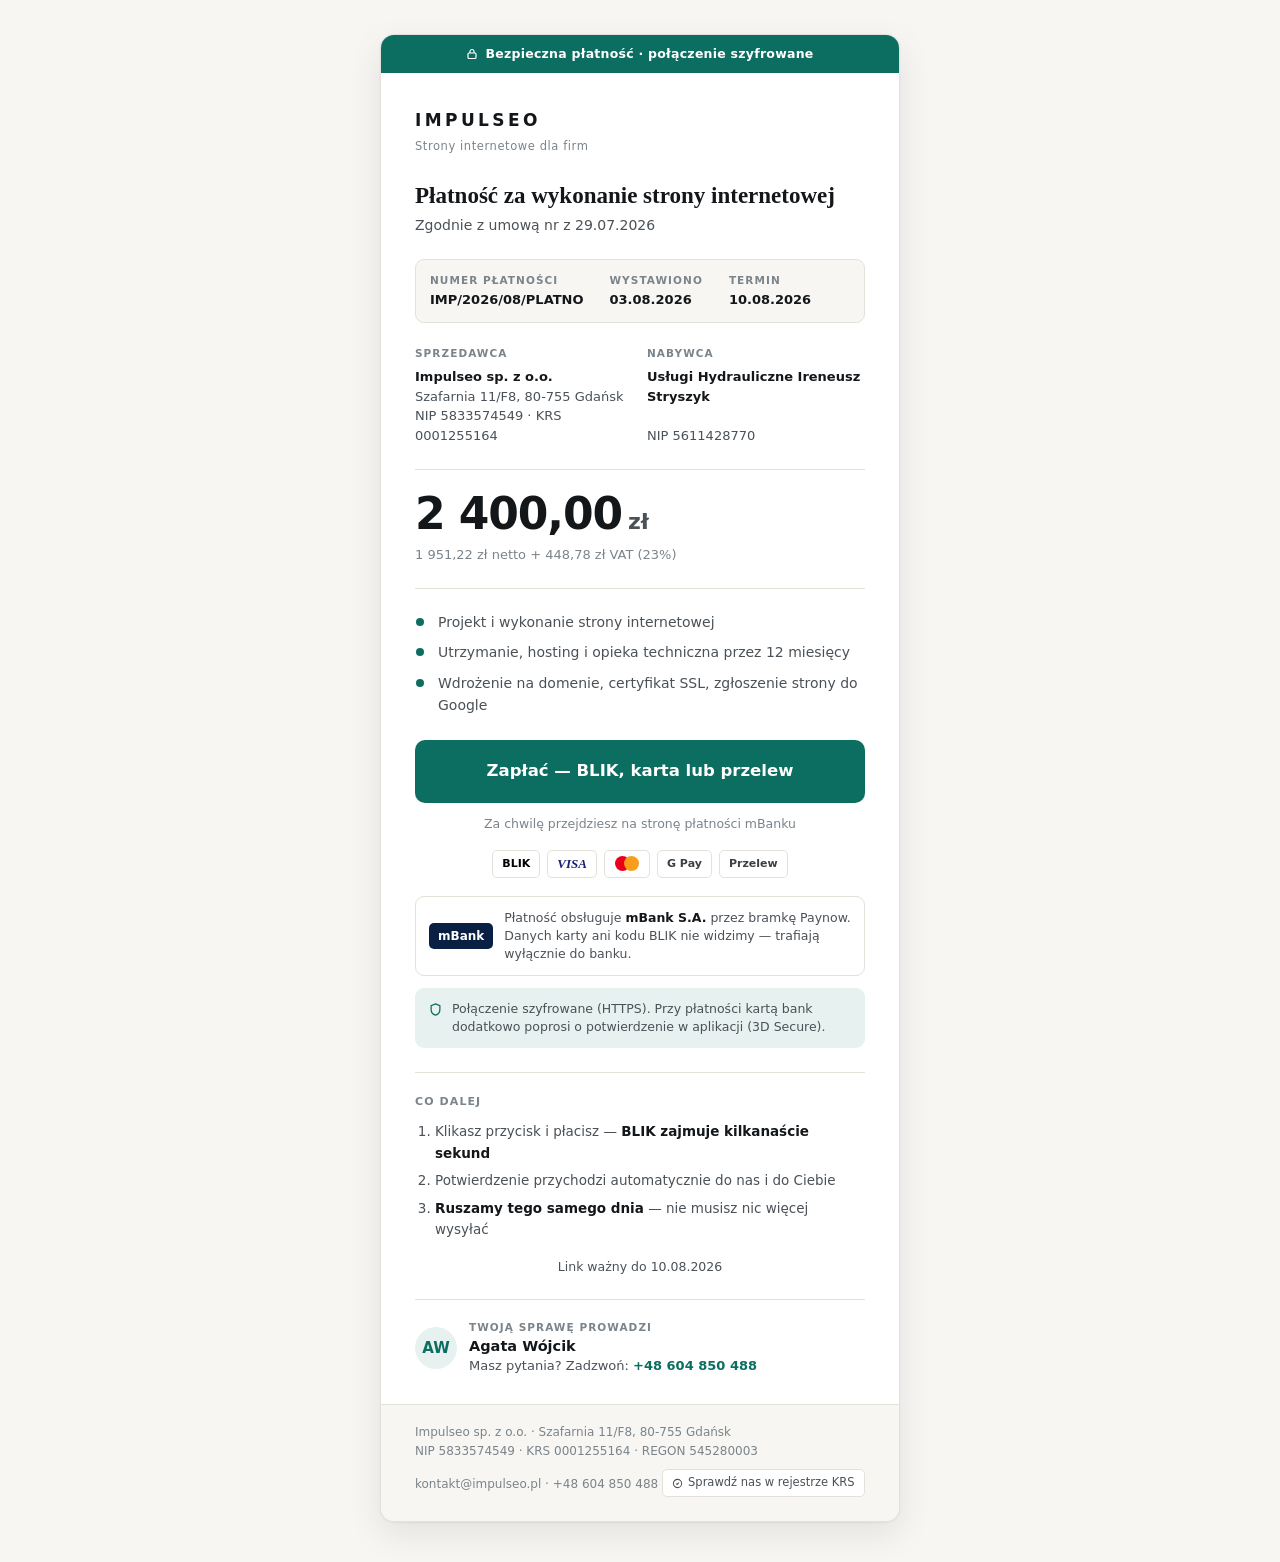
<file: platnosc/platnosc-a7d6/index.html>
<!DOCTYPE html>
<html lang="pl">
<head>
<meta charset="utf-8" />
<meta name="viewport" content="width=device-width, initial-scale=1" />
<title>Płatność 2 400,00 zł — Usługi Hydrauliczne Ireneusz Stryszyk | Impulseo</title>
<meta name="robots" content="noindex, nofollow" />
<meta name="description" content="2 400,00 zł · płatność za wykonanie strony internetowej · BLIK, karta lub przelew" />

<meta property="og:type" content="website" />
<meta property="og:title" content="Płatność — Usługi Hydrauliczne Ireneusz Stryszyk" />
<meta property="og:description" content="2 400,00 zł · płatność za wykonanie strony internetowej · BLIK, karta lub przelew" />
<meta property="og:image" content="https://impulseo-pl.github.io/uslugi-hydrauliczne-ireneusz-stryszyk/platnosc/platnosc-a7d6/og.png" />
<meta property="og:image:width" content="1200" />
<meta property="og:image:height" content="630" />
<meta property="og:url" content="https://impulseo-pl.github.io/uslugi-hydrauliczne-ireneusz-stryszyk/platnosc/platnosc-a7d6/" />
<meta property="og:site_name" content="Impulseo" />
<meta name="twitter:card" content="summary_large_image" />

<link rel="icon" href="data:image/svg+xml,<svg xmlns='http://www.w3.org/2000/svg' viewBox='0 0 100 100'><text y='.9em' font-size='90'>%F0%9F%92%B3</text></svg>" />

<style>
  :root {
    --paper: #F7F6F3;
    --card: #FFFFFF;
    --ink: #14171A;
    --ink-2: #4A5157;
    --ink-3: #7B848B;
    --line: #E4E1DA;
    --line-2: #EFEDE7;
    --accent: #0B6E61;
    --accent-d: #095C51;
    --accent-soft: #E7F1EF;
    --shadow: 0 1px 2px rgba(20,24,28,.05), 0 12px 34px rgba(20,24,28,.09);
    --sans: -apple-system, BlinkMacSystemFont, "Segoe UI", Roboto, system-ui, sans-serif;
    --serif: ui-serif, "Iowan Old Style", "Palatino Linotype", Palatino, Georgia, serif;
  }

  * { box-sizing: border-box; }

  html { -webkit-text-size-adjust: 100%; }

  body {
    margin: 0;
    background: var(--paper);
    color: var(--ink);
    font-family: var(--sans);
    font-size: 16px;
    line-height: 1.6;
    -webkit-font-smoothing: antialiased;
  }

  .shell { max-width: 560px; margin: 0 auto; padding: clamp(14px, 3vw, 34px) clamp(12px, 3vw, 20px) 40px; }

  .card {
    background: var(--card);
    border: 1px solid var(--line);
    border-radius: 14px;
    box-shadow: var(--shadow);
    overflow: hidden;
  }

  .trustbar {
    display: flex; align-items: center; justify-content: center; gap: 7px;
    background: var(--accent); color: #fff;
    font-size: 12.5px; font-weight: 600; letter-spacing: .02em;
    padding: 9px 14px;
  }

  .body { padding: clamp(24px, 5vw, 34px) clamp(20px, 5vw, 34px) 28px; }

  .logo { font-size: 17px; font-weight: 700; letter-spacing: .2em; text-transform: uppercase; margin: 0 0 3px; }
  .logo-sub { font-size: 11.5px; letter-spacing: .05em; color: var(--ink-3); margin: 0 0 26px; }

  h1 {
    font-family: var(--serif);
    font-size: clamp(20px, 4.6vw, 23px);
    line-height: 1.25; font-weight: 600; margin: 0 0 4px;
    text-wrap: balance;
  }

  .sub { font-size: 14px; color: var(--ink-2); margin: 0 0 22px; }

  .meta {
    display: flex; flex-wrap: wrap; gap: 6px 26px;
    border: 1px solid var(--line); border-radius: 9px;
    padding: 12px 14px; margin-bottom: 22px; background: var(--paper);
  }
  .meta dt { margin: 0 0 1px; font-size: 10.5px; letter-spacing: .1em; text-transform: uppercase; color: var(--ink-3); font-weight: 650; }
  .meta dd { margin: 0; font-size: 13px; font-weight: 550; font-variant-numeric: tabular-nums; }

  .parties { display: grid; gap: 14px; margin-bottom: 24px; }
  @media (min-width: 440px) { .parties { grid-template-columns: 1fr 1fr; } }
  .party h2 { font-size: 10.5px; letter-spacing: .1em; text-transform: uppercase; color: var(--ink-3); margin: 0 0 5px; font-weight: 700; }
  .party p { margin: 0; font-size: 13px; line-height: 1.5; color: var(--ink-2); }
  .party strong { display: block; color: var(--ink); font-weight: 650; }

  .amount-box { border-top: 1px solid var(--line); border-bottom: 1px solid var(--line); padding: 22px 0; margin-bottom: 22px; }
  .amount { font-size: clamp(36px, 9vw, 44px); font-weight: 700; letter-spacing: -.025em; font-variant-numeric: tabular-nums; line-height: 1; margin: 0; }
  .amount .cur { font-size: .5em; font-weight: 600; color: var(--ink-2); margin-left: 6px; letter-spacing: 0; }
  .amount-split { font-size: 13px; color: var(--ink-3); margin: 9px 0 0; font-variant-numeric: tabular-nums; }

  .scope { margin: 0 0 24px; padding: 0; list-style: none; display: flex; flex-direction: column; gap: 8px; }
  .scope li { font-size: 14px; color: var(--ink-2); padding-left: 23px; position: relative; }
  .scope li::before {
    content: ""; position: absolute; left: 1px; top: 7px;
    width: 8px; height: 8px; border-radius: 50%; background: var(--accent);
  }

  .cta {
    display: block; width: 100%; text-align: center; text-decoration: none;
    background: var(--accent); color: #fff; border: none; border-radius: 10px;
    padding: 18px 20px; font-family: inherit; font-size: 16.5px; font-weight: 650;
    cursor: pointer; transition: filter .12s ease, transform .12s ease;
  }
  .cta:hover { filter: brightness(1.08); }
  .cta:active { transform: translateY(1px); }
  .cta:focus-visible { outline: 3px solid color-mix(in srgb, var(--accent) 45%, transparent); outline-offset: 3px; }

  .cta-note { text-align: center; font-size: 12.5px; color: var(--ink-3); margin: 11px 0 0; }

  .paylogos { display: flex; flex-wrap: wrap; align-items: center; justify-content: center; gap: 7px; margin-top: 16px; }
  .plogo {
    height: 28px; min-width: 46px; border: 1px solid var(--line); border-radius: 5px;
    background: #fff; display: grid; place-items: center; padding: 0 9px; flex: none;
  }
  .pl-blik { font: 700 11px/1 var(--sans); color: #000; }
  .pl-visa { font: italic 800 13px/1 Georgia, serif; color: #1A1F71; }
  .pl-mc { display: flex; align-items: center; }
  .pl-mc i { width: 15px; height: 15px; border-radius: 50%; display: block; }
  .pl-mc i:first-child { background: #EB001B; }
  .pl-mc i:last-child { background: #F79E1B; margin-left: -6px; }
  .pl-txt { font: 600 11px/1 var(--sans); color: #3C4043; }

  .gateway {
    display: flex; align-items: center; gap: 11px;
    border: 1px solid var(--line); border-radius: 9px;
    padding: 12px 13px; margin-top: 18px;
  }
  .gateway-mark { font: 800 12px/1 var(--sans); color: #fff; background: #0A1F44; border-radius: 5px; padding: 7px 9px; flex: none; }
  .gateway p { margin: 0; font-size: 12.5px; line-height: 1.45; color: var(--ink-2); }
  .gateway strong { color: var(--ink); }

  .secure {
    display: flex; gap: 9px; align-items: flex-start;
    background: var(--accent-soft); border-radius: 9px;
    padding: 12px 13px; margin-top: 12px;
    font-size: 12.5px; line-height: 1.45; color: var(--ink-2);
  }
  .secure svg { flex: none; margin-top: 2px; color: var(--accent); }

  .next {
    border-top: 1px solid var(--line); margin-top: 24px; padding-top: 20px;
  }
  .next h2 { font-size: 11px; letter-spacing: .1em; text-transform: uppercase; color: var(--ink-3); margin: 0 0 10px; font-weight: 700; }
  .next ol { margin: 0; padding-left: 20px; display: flex; flex-direction: column; gap: 6px; }
  .next li { font-size: 13.5px; color: var(--ink-2); }
  .next li strong { color: var(--ink); font-weight: 620; }

  .valid { font-size: 12.5px; color: var(--ink-2); margin: 16px 0 0; text-align: center; }

  .rep { display: flex; gap: 12px; align-items: center; border-top: 1px solid var(--line); margin-top: 22px; padding-top: 20px; }
  .rep-avatar { width: 42px; height: 42px; border-radius: 50%; background: var(--accent-soft); color: var(--accent); display: grid; place-items: center; font-weight: 700; font-size: 15px; flex: none; }
  .rep-body { min-width: 0; display: flex; flex-direction: column; gap: 1px; }
  .rep-label { font-size: 10.5px; letter-spacing: .1em; text-transform: uppercase; color: var(--ink-3); font-weight: 700; line-height: 1.5; }
  .rep-name { font-size: 14.5px; font-weight: 650; line-height: 1.35; }
  .rep-contact { font-size: 13px; color: var(--ink-2); line-height: 1.45; }
  .rep-contact a { color: var(--accent); text-decoration: none; font-weight: 600; }

  .foot {
    border-top: 1px solid var(--line); padding: 18px clamp(20px, 5vw, 34px) 24px;
    font-size: 12px; line-height: 1.55; color: var(--ink-3); background: var(--paper);
  }
  .foot a { color: var(--ink-2); }
  .krs {
    display: inline-flex; align-items: center; gap: 5px; margin-top: 9px;
    border: 1px solid var(--line); border-radius: 5px; padding: 4px 9px;
    font-size: 11.5px; text-decoration: none; color: var(--ink-2); background: var(--card);
  }
  .krs:hover { border-color: var(--accent); color: var(--accent); }

  @media (prefers-reduced-motion: reduce) { * { transition: none !important; } }
</style>
</head>
<body>

<div class="shell">
  <div class="card">

    <div class="trustbar">
      <svg width="12" height="12" viewBox="0 0 24 24" fill="none" stroke="currentColor" stroke-width="2.4" aria-hidden="true">
        <rect x="4" y="10" width="16" height="11" rx="2" /><path d="M8 10V7a4 4 0 0 1 8 0v3" />
      </svg>
      Bezpieczna płatność &middot; połączenie szyfrowane
    </div>

    <div class="body">
      <p class="logo">Impulseo</p>
      <p class="logo-sub">Strony internetowe dla firm</p>

      <h1>Płatność za wykonanie strony internetowej</h1>
      <p class="sub">Zgodnie z umową nr z 29.07.2026</p>

      <dl class="meta">
        <div><dt>Numer płatności</dt><dd>IMP/2026/08/PLATNO</dd></div>
        <div><dt>Wystawiono</dt><dd>03.08.2026</dd></div>
        <div><dt>Termin</dt><dd>10.08.2026</dd></div>
      </dl>

      <div class="parties">
        <div class="party">
          <h2>Sprzedawca</h2>
          <p>
            <strong>Impulseo sp. z o.o.</strong>
            Szafarnia 11/F8, 80-755 Gdańsk<br />
            NIP 5833574549 &middot; KRS 0001255164
          </p>
        </div>
        <div class="party">
          <h2>Nabywca</h2>
          <p>
            <strong>Usługi Hydrauliczne Ireneusz Stryszyk</strong>
            &nbsp;<br />
            NIP 5611428770
          </p>
        </div>
      </div>

      <div class="amount-box">
        <p class="amount">2 400,00<span class="cur">zł</span></p>
        <p class="amount-split">1 951,22 zł netto + 448,78 zł VAT (23%)</p>
      </div>

      <ul class="scope">
        <li>Projekt i wykonanie strony internetowej</li>
        <li>Utrzymanie, hosting i opieka techniczna przez 12 miesięcy</li>
        <li>Wdrożenie na domenie, certyfikat SSL, zgłoszenie strony do Google</li>
      </ul>

      <a class="cta" href="https://paywall.paynow.pl/PRZYKLAD-DO-PODMIANY" rel="noopener">Zapłać &mdash; BLIK, karta lub przelew</a>
      <p class="cta-note">Za chwilę przejdziesz na stronę płatności mBanku</p>

      <div class="paylogos">
        <span class="plogo"><span class="pl-blik">BLIK</span></span>
        <span class="plogo"><span class="pl-visa">VISA</span></span>
        <span class="plogo"><span class="pl-mc"><i></i><i></i></span></span>
        <span class="plogo"><span class="pl-txt">G&nbsp;Pay</span></span>
        <span class="plogo"><span class="pl-txt">Przelew</span></span>
      </div>

      <div class="gateway">
        <span class="gateway-mark">mBank</span>
        <p>Płatność obsługuje <strong>mBank S.A.</strong> przez bramkę Paynow. Danych karty ani kodu BLIK nie widzimy &mdash; trafiają wyłącznie do banku.</p>
      </div>

      <div class="secure">
        <svg width="15" height="15" viewBox="0 0 24 24" fill="none" stroke="currentColor" stroke-width="2" aria-hidden="true">
          <path d="M12 3l7 3v6c0 4.5-3 8-7 9-4-1-7-4.5-7-9V6z" />
        </svg>
        <span>Połączenie szyfrowane (HTTPS). Przy płatności kartą bank dodatkowo poprosi o potwierdzenie w aplikacji (3D&nbsp;Secure).</span>
      </div>

      <div class="next">
        <h2>Co dalej</h2>
        <ol>
          <li>Klikasz przycisk i płacisz — <strong>BLIK zajmuje kilkanaście sekund</strong></li>
          <li>Potwierdzenie przychodzi automatycznie do nas i do Ciebie</li>
          <li><strong>Ruszamy tego samego dnia</strong> — nie musisz nic więcej wysyłać</li>
        </ol>
      </div>

      <p class="valid">Link ważny do 10.08.2026</p>

      <div class="rep">
        <span class="rep-avatar">AW</span>
        <span class="rep-body">
          <span class="rep-label">Twoją sprawę prowadzi</span>
          <span class="rep-name">Agata Wójcik</span>
          <span class="rep-contact">Masz pytania? Zadzwoń: <a href="tel:+48604850488">+48 604 850 488</a></span>
        </span>
      </div>
    </div>

    <div class="foot">
      Impulseo sp. z o.o. &middot; Szafarnia 11/F8, 80-755 Gdańsk<br />
      NIP 5833574549 &middot; KRS 0001255164 &middot; REGON 545280003<br />
      kontakt@impulseo.pl &middot; +48 604 850 488
      <a class="krs" href="https://wyszukiwarka-krs.ms.gov.pl/" target="_blank" rel="noopener">
        <svg width="11" height="11" viewBox="0 0 24 24" fill="none" stroke="currentColor" stroke-width="2.2" aria-hidden="true">
          <path d="M9 12l2 2 4-4" /><circle cx="12" cy="12" r="9" />
        </svg>
        Sprawdź nas w rejestrze KRS
      </a>
    </div>

  </div>
</div>

</body>
</html>
</file>
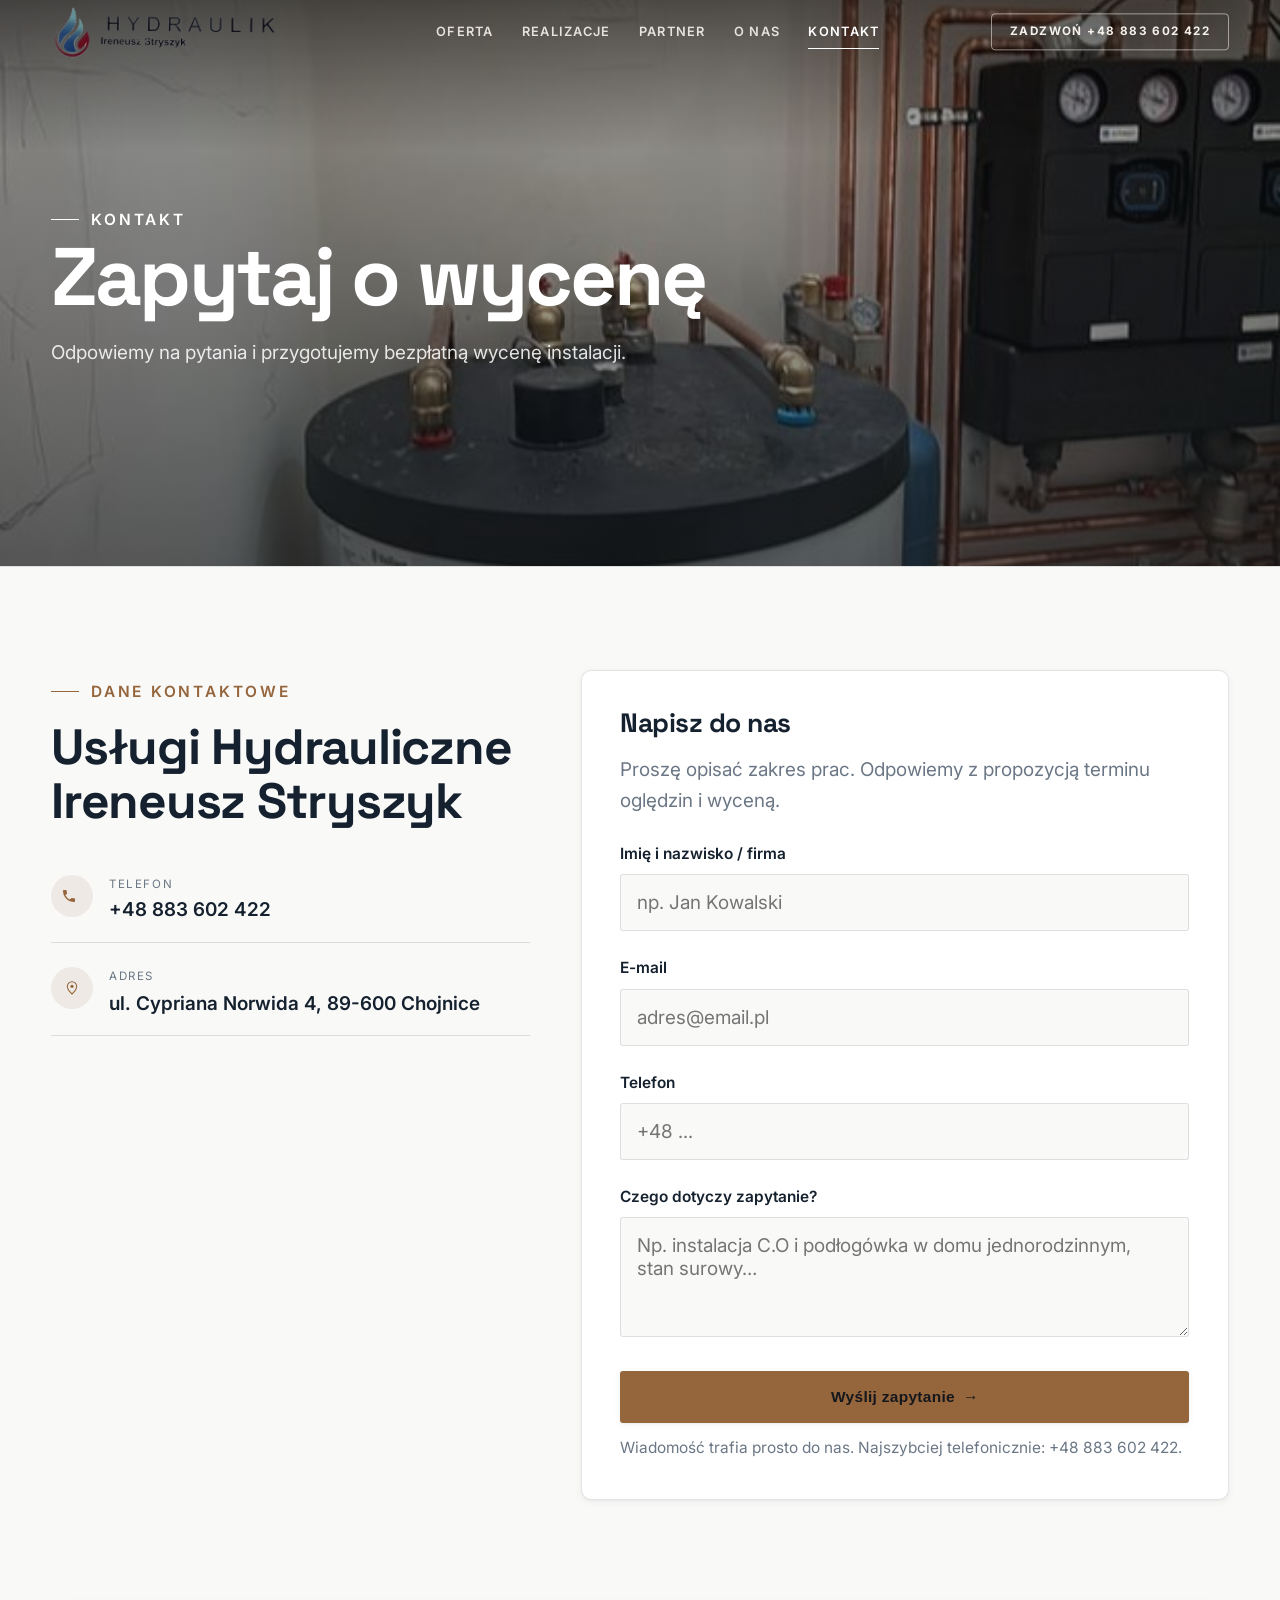
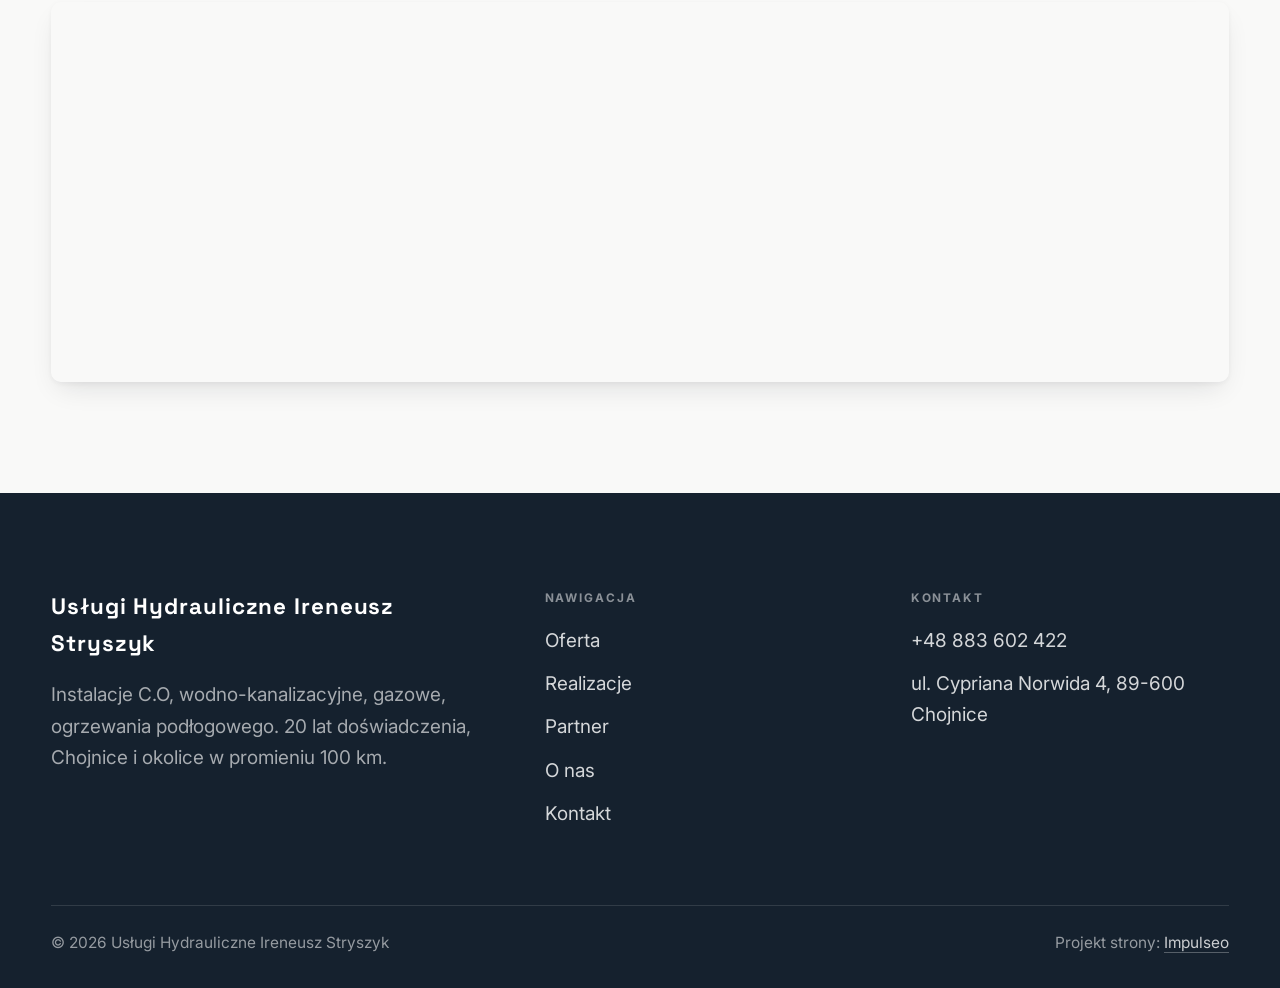
<file: kontakt.html>
<!DOCTYPE html>
<html lang="pl">
<head>
<meta charset="UTF-8">
<meta name="viewport" content="width=device-width, initial-scale=1.0">
<title>Kontakt - Usługi Hydrauliczne Ireneusz Stryszyk</title>
<meta name="description" content="Bezpłatna wycena instalacji. Chojnice, ul. Cypriana Norwida 4. Tel. +48 883 602 422. Tel. +48 883 602 422.">
<link rel="preconnect" href="https://fonts.googleapis.com">
<link rel="preconnect" href="https://fonts.gstatic.com" crossorigin>
<link href="https://fonts.googleapis.com/css2?family=Space+Grotesk:wght@500;600;700&family=Inter:wght@400;500;600&display=swap" rel="stylesheet">
<link rel="canonical" href="https://impulseo-pl.github.io/uslugi-hydrauliczne-ireneusz-stryszyk/kontakt.html">
<link rel="icon" href="img/favicon-32.png" sizes="32x32">
<link rel="apple-touch-icon" href="img/favicon-180.png">
<meta name="theme-color" content="#12181C">
<meta property="og:type" content="website">
<meta property="og:site_name" content="Usługi Hydrauliczne Ireneusz Stryszyk">
<meta property="og:locale" content="pl_PL">
<meta property="og:title" content="Kontakt - Usługi Hydrauliczne Ireneusz Stryszyk">
<meta property="og:description" content="Bezpłatna wycena instalacji. Chojnice, ul. Cypriana Norwida 4. Tel. +48 883 602 422.">
<meta property="og:url" content="https://impulseo-pl.github.io/uslugi-hydrauliczne-ireneusz-stryszyk/kontakt.html">
<meta property="og:image" content="https://impulseo-pl.github.io/uslugi-hydrauliczne-ireneusz-stryszyk/img/og.jpg">
<meta property="og:image:width" content="1200">
<meta property="og:image:height" content="630">
<meta name="twitter:card" content="summary_large_image">
<meta name="twitter:title" content="Kontakt - Usługi Hydrauliczne Ireneusz Stryszyk">
<meta name="twitter:description" content="Bezpłatna wycena instalacji. Chojnice, ul. Cypriana Norwida 4. Tel. +48 883 602 422.">
<meta name="twitter:image" content="https://impulseo-pl.github.io/uslugi-hydrauliczne-ireneusz-stryszyk/img/og.jpg">
<link rel="stylesheet" href="assets/styles.css?v=20260729p">
</head>
<body>

<header class="nav">
  <div class="wrap nav-inner">
    <a class="brand brand-has-logo" href="index.html"><img width="1990" height="560" class="brand-logo" src="img/logo.png" alt="Usługi Hydrauliczne Ireneusz Stryszyk"></a>
    <nav class="nav-links">
      <a href="oferta.html">Oferta</a>
      <a href="realizacje.html">Realizacje</a>
      <a href="partner.html">Partner</a>
      <a href="o-nas.html">O nas</a>
      <a href="kontakt.html" class="active">Kontakt</a>
      <a href="tel:+48883602422" class="btn btn-accent">Zadzwoń +48 883 602 422</a>
    </nav>
    <button class="nav-toggle" aria-label="Menu"><span></span><span></span><span></span></button>
  </div>
</header>

<section class="pagehead">
  <img width="619" height="1100" src="img/foto/f24.jpg" alt="Usługi Hydrauliczne Ireneusz Stryszyk - Zapytaj o wycenę">
  <div class="wrap">
    <span class="eyebrow">Kontakt</span>
    <h1>Zapytaj o wycenę</h1>
    <p>Odpowiemy na pytania i przygotujemy bezpłatną wycenę instalacji.</p>
  </div>
</section>
<section>
  <div class="wrap contact-grid">
    <div class="reveal">
      <span class="eyebrow">Dane kontaktowe</span>
      <h2 style="margin:var(--space-4) 0 var(--space-6)">Usługi Hydrauliczne Ireneusz Stryszyk</h2>
      <div class="info-list">
        <div class="info-row"><div class="ic"><svg class="ico-tel" width="16" height="16" viewBox="0 0 24 24" fill="none" aria-hidden="true"><path d="M6.6 10.8a15.5 15.5 0 0 0 6.6 6.6l2.2-2.2a1 1 0 0 1 1-.24 11.4 11.4 0 0 0 3.6.58 1 1 0 0 1 1 1V20a1 1 0 0 1-1 1A17 17 0 0 1 3 4a1 1 0 0 1 1-1h3.5a1 1 0 0 1 1 1c0 1.25.2 2.46.58 3.6a1 1 0 0 1-.25 1l-2.23 2.2Z" fill="currentColor"/></svg></div><div><div class="lbl">Telefon</div><a class="val" href="tel:+48883602422">+48 883 602 422</a></div></div>
        <div class="info-row"><div class="ic"><svg class="ico-pin" width="16" height="16" viewBox="0 0 24 24" fill="none" aria-hidden="true"><path d="M12 21s7-6.1 7-11.5A7 7 0 0 0 5 9.5C5 14.9 12 21 12 21Z" stroke="currentColor" stroke-width="1.6" fill="none"/><circle cx="12" cy="9.5" r="2.4" fill="currentColor"/></svg></div><div><div class="lbl">Adres</div><div class="val">ul. Cypriana Norwida 4, 89-600 Chojnice</div></div></div>
      </div>
    </div>
    <div class="reveal">
      <form class="form" action="https://formsubmit.co/stryszykirek@gmail.com" method="POST">
        <input type="hidden" name="_subject" value="Zapytanie ze strony Usługi Hydrauliczne Ireneusz Stryszyk">
        <input type="hidden" name="_captcha" value="false">
        <input type="hidden" name="_template" value="table">
        <h3 style="margin-bottom:var(--space-4)">Napisz do nas</h3>
        <p class="muted" style="margin-bottom:var(--space-5)">Proszę opisać zakres prac. Odpowiemy z propozycją terminu oględzin i wyceną.</p>
        <div class="fld"><label for="name">Imię i nazwisko / firma</label><input id="name" name="name" type="text" placeholder="np. Jan Kowalski" required></div>
        <div class="fld"><label for="email">E-mail</label><input id="email" name="email" type="email" placeholder="adres@email.pl" required></div>
        <div class="fld"><label for="phone">Telefon</label><input id="phone" name="phone" type="tel" placeholder="+48 ..."></div>
        <div class="fld"><label for="msg">Czego dotyczy zapytanie?</label><textarea id="msg" name="message" placeholder="Np. instalacja C.O i podłogówka w domu jednorodzinnym, stan surowy…" required></textarea></div>
        <button type="submit" class="btn btn-accent" style="width:100%;justify-content:center">Wyślij zapytanie <span class="arr">→</span></button>
        <p class="note">Wiadomość trafia prosto do nas. Najszybciej telefonicznie: <a href="tel:+48883602422">+48 883 602 422</a>.</p>
      </form>
      
  </div>
</section>
<section style="padding-top:0">
  <div class="wrap reveal">
    <iframe class="map" title="Usługi Hydrauliczne Ireneusz Stryszyk - Chojnice" src="https://maps.google.com/maps?q=53.6999697%2C17.5601642&z=15&output=embed" loading="lazy" referrerpolicy="no-referrer-when-downgrade"></iframe>
  </div>
</section>

<footer>
  <div class="wrap">
    <div class="foot-grid">
      <div class="foot-brand">
        <div class="name">Usługi Hydrauliczne Ireneusz Stryszyk</div>
        <p>Instalacje C.O, wodno-kanalizacyjne, gazowe, ogrzewania podłogowego. 20 lat doświadczenia, Chojnice i okolice w promieniu 100 km.</p>
      </div>
      <div class="foot-col">
        <h4>Nawigacja</h4>
        <a href="oferta.html">Oferta</a>
        <a href="realizacje.html">Realizacje</a>
        <a href="partner.html">Partner</a>
        <a href="o-nas.html">O nas</a>
        <a href="kontakt.html">Kontakt</a>
      </div>
      <div class="foot-col">
        <h4>Kontakt</h4>
        <a href="tel:+48883602422">+48 883 602 422</a>
        <p>ul. Cypriana Norwida 4, 89-600 Chojnice</p>
      </div>
    </div>
    <div class="foot-bot">
      <span>© 2026 Usługi Hydrauliczne Ireneusz Stryszyk</span>
      <span>Projekt strony: <a class="foot-credit" href="https://impulseo.pl" target="_blank" rel="noopener">Impulseo</a></span>
    </div>
  </div>
</footer>
<div class="sticky-call"><a class="sc-call" href="tel:+48883602422"><svg class="ico-tel" width="16" height="16" viewBox="0 0 24 24" fill="none" aria-hidden="true"><path d="M6.6 10.8a15.5 15.5 0 0 0 6.6 6.6l2.2-2.2a1 1 0 0 1 1-.24 11.4 11.4 0 0 0 3.6.58 1 1 0 0 1 1 1V20a1 1 0 0 1-1 1A17 17 0 0 1 3 4a1 1 0 0 1 1-1h3.5a1 1 0 0 1 1 1c0 1.25.2 2.46.58 3.6a1 1 0 0 1-.25 1l-2.23 2.2Z" fill="currentColor"/></svg> Zadzwoń</a><a class="sc-quote" href="kontakt.html">Bezpłatna wycena</a></div>

<script src="assets/main.js?v=20260729p"></script>
</body>
</html>
</file>
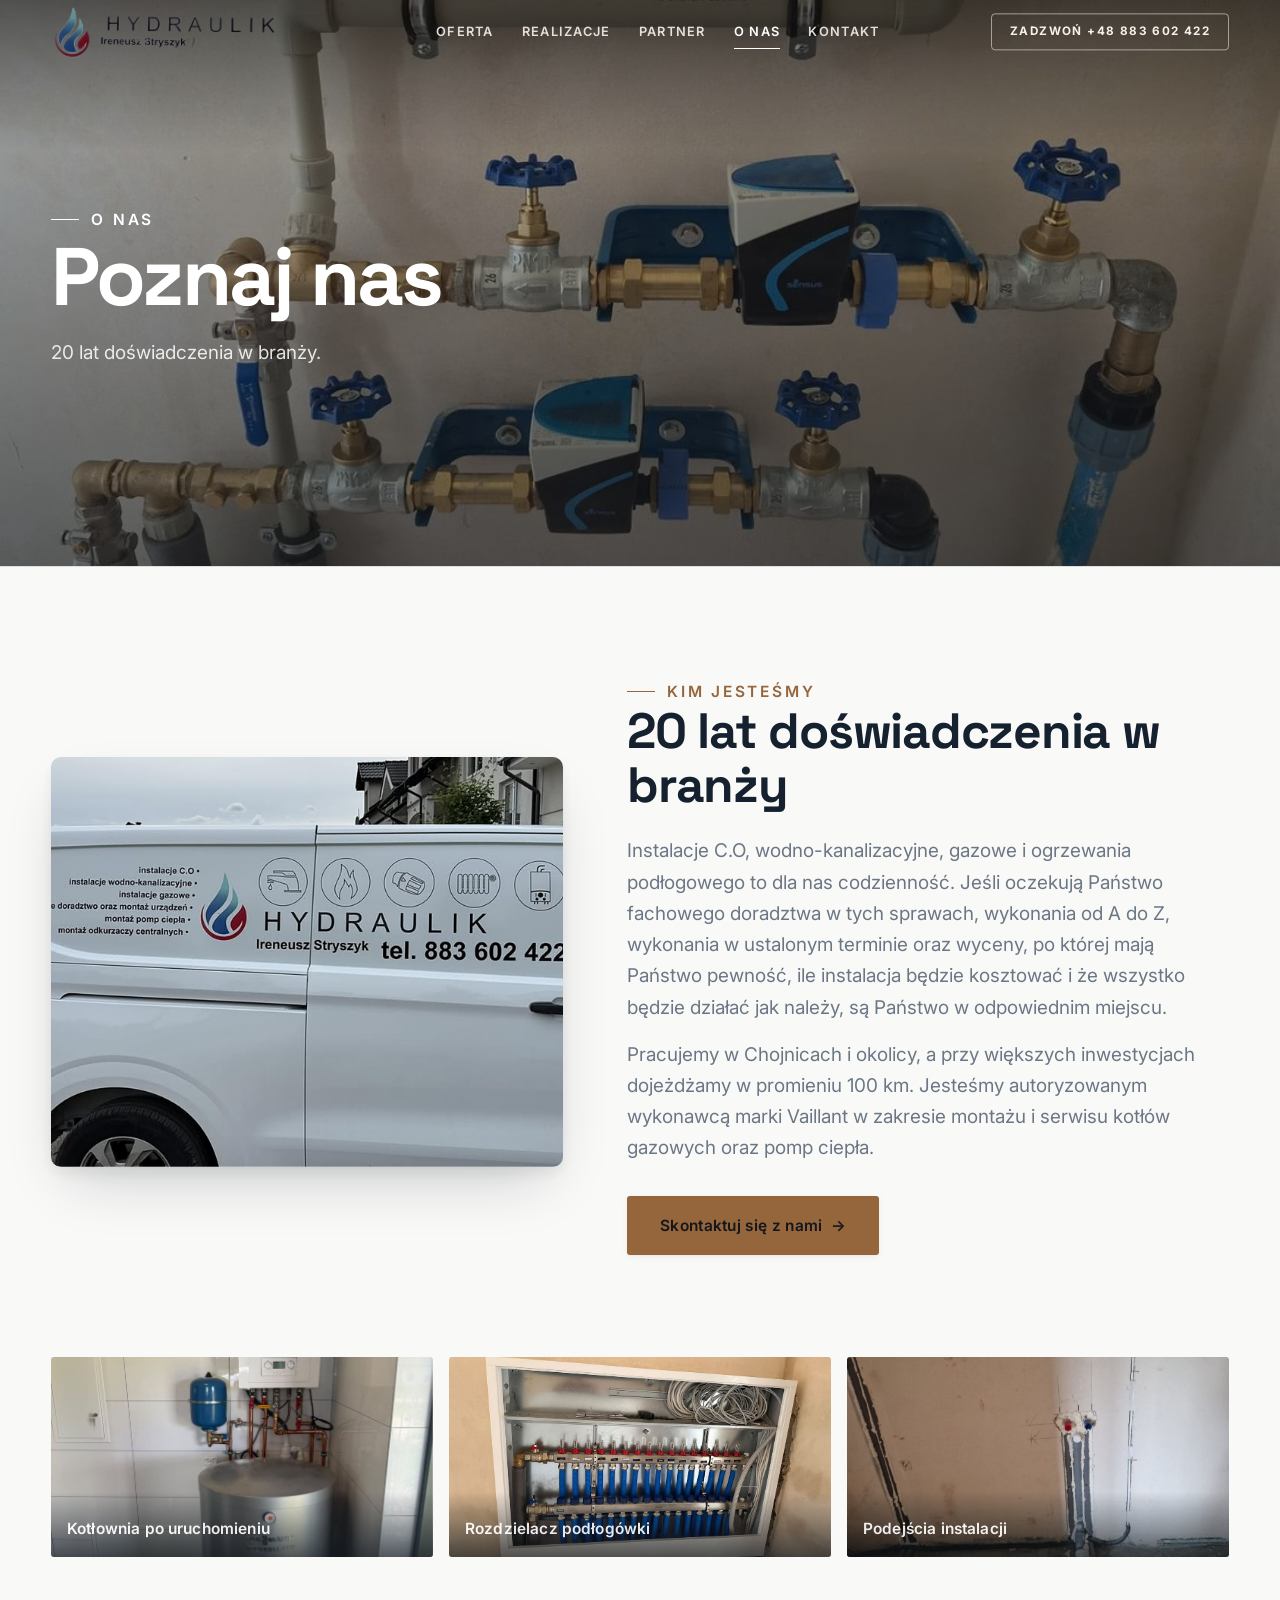
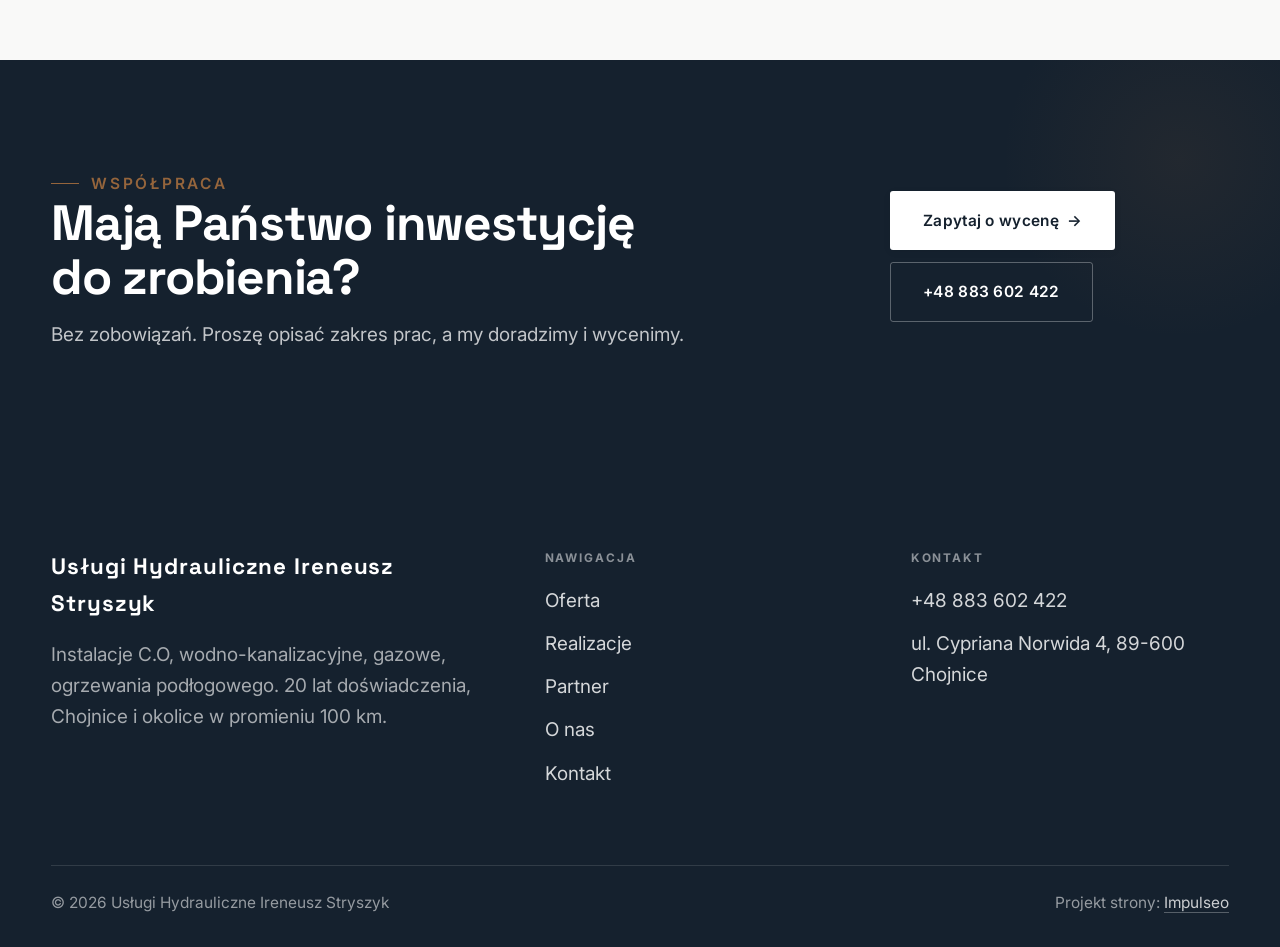
<file: o-nas.html>
<!DOCTYPE html>
<html lang="pl">
<head>
<meta charset="UTF-8">
<meta name="viewport" content="width=device-width, initial-scale=1.0">
<title>O nas - 20 lat doświadczenia w branży | Usługi Hydrauliczne Ireneusz Stryszyk</title>
<meta name="description" content="20 lat doświadczenia w instalacjach C.O, wodno-kanalizacyjnych, gazowych i ogrzewaniu podłogowym. Chojnice i okolice. Tel. +48 883 602 422.">
<link rel="preconnect" href="https://fonts.googleapis.com">
<link rel="preconnect" href="https://fonts.gstatic.com" crossorigin>
<link href="https://fonts.googleapis.com/css2?family=Space+Grotesk:wght@500;600;700&family=Inter:wght@400;500;600&display=swap" rel="stylesheet">
<link rel="canonical" href="https://impulseo-pl.github.io/uslugi-hydrauliczne-ireneusz-stryszyk/o-nas.html">
<link rel="icon" href="img/favicon-32.png" sizes="32x32">
<link rel="apple-touch-icon" href="img/favicon-180.png">
<meta name="theme-color" content="#12181C">
<meta property="og:type" content="website">
<meta property="og:site_name" content="Usługi Hydrauliczne Ireneusz Stryszyk">
<meta property="og:locale" content="pl_PL">
<meta property="og:title" content="O nas - 20 lat doświadczenia w branży | Usługi Hydrauliczne Ireneusz Stryszyk">
<meta property="og:description" content="20 lat doświadczenia w instalacjach C.O, wodno-kanalizacyjnych, gazowych i ogrzewaniu podłogowym. Chojnice i okolice.">
<meta property="og:url" content="https://impulseo-pl.github.io/uslugi-hydrauliczne-ireneusz-stryszyk/o-nas.html">
<meta property="og:image" content="https://impulseo-pl.github.io/uslugi-hydrauliczne-ireneusz-stryszyk/img/og.jpg">
<meta property="og:image:width" content="1200">
<meta property="og:image:height" content="630">
<meta name="twitter:card" content="summary_large_image">
<meta name="twitter:title" content="O nas - 20 lat doświadczenia w branży | Usługi Hydrauliczne Ireneusz Stryszyk">
<meta name="twitter:description" content="20 lat doświadczenia w instalacjach C.O, wodno-kanalizacyjnych, gazowych i ogrzewaniu podłogowym. Chojnice i okolice.">
<meta name="twitter:image" content="https://impulseo-pl.github.io/uslugi-hydrauliczne-ireneusz-stryszyk/img/og.jpg">
<link rel="stylesheet" href="assets/styles.css?v=20260729p">
</head>
<body>

<header class="nav">
  <div class="wrap nav-inner">
    <a class="brand brand-has-logo" href="index.html"><img width="1990" height="560" class="brand-logo" src="img/logo.png" alt="Usługi Hydrauliczne Ireneusz Stryszyk"></a>
    <nav class="nav-links">
      <a href="oferta.html">Oferta</a>
      <a href="realizacje.html">Realizacje</a>
      <a href="partner.html">Partner</a>
      <a href="o-nas.html" class="active">O nas</a>
      <a href="kontakt.html">Kontakt</a>
      <a href="tel:+48883602422" class="btn btn-accent">Zadzwoń +48 883 602 422</a>
    </nav>
    <button class="nav-toggle" aria-label="Menu"><span></span><span></span><span></span></button>
  </div>
</header>

<section class="pagehead">
  <img width="1100" height="1100" src="img/foto/f09.jpg" alt="Usługi Hydrauliczne Ireneusz Stryszyk - poznaj nas">
  <div class="wrap">
    <span class="eyebrow">O nas</span>
    <h1>Poznaj nas</h1>
    <p>20 lat doświadczenia w branży.</p>
  </div>
</section>
<section>
  <div class="wrap split">
    <div class="split-art reveal"><img width="1440" height="1080" src="img/bus.jpg" alt="Usługi Hydrauliczne Ireneusz Stryszyk - bus serwisowy" loading="lazy"></div>
    <div class="split-copy reveal">
      <span class="eyebrow">Kim jesteśmy</span>
      <h2>20 lat doświadczenia w branży</h2>
      <p class="muted">Instalacje C.O, wodno-kanalizacyjne, gazowe i ogrzewania podłogowego to dla nas codzienność. Jeśli oczekują Państwo fachowego doradztwa w tych sprawach, wykonania od A do Z, wykonania w ustalonym terminie oraz wyceny, po której mają Państwo pewność, ile instalacja będzie kosztować i że wszystko będzie działać jak należy, są Państwo w odpowiednim miejscu.</p>
      <p class="muted">Pracujemy w Chojnicach i okolicy, a przy większych inwestycjach dojeżdżamy w promieniu 100 km. Jesteśmy autoryzowanym wykonawcą marki Vaillant w zakresie montażu i serwisu kotłów gazowych oraz pomp ciepła.</p>
      <a href="kontakt.html" class="btn btn-accent">Skontaktuj się z nami <span class="arr">→</span></a>
    </div>
  </div>
</section>
<section style="padding-top:0">
  <div class="wrap">
    <div class="gallery">
      <div class="tile t-third reveal"><img width="825" height="1100" src="img/foto/f45.jpg" alt="Kotłownia po uruchomieniu" loading="lazy"><div class="cap">Kotłownia po uruchomieniu</div></div>
      <div class="tile t-third reveal"><img width="1100" height="825" src="img/foto/f28.jpg" alt="Rozdzielacz ogrzewania podłogowego" loading="lazy"><div class="cap">Rozdzielacz podłogówki</div></div>
      <div class="tile t-third reveal"><img width="1100" height="1100" src="img/foto/f06.jpg" alt="Podejścia instalacji" loading="lazy"><div class="cap">Podejścia instalacji</div></div>
    </div>
  </div>
</section>

<section class="cta">
  <div class="wrap">
    <div class="reveal">
      <span class="eyebrow">Współpraca</span>
      <h2>Mają Państwo inwestycję do zrobienia?</h2>
      <p>Bez zobowiązań. Proszę opisać zakres prac, a my doradzimy i wycenimy.</p>
    </div>
    <div class="cta-actions reveal">
      <a href="kontakt.html" class="btn btn-light">Zapytaj o wycenę <span class="arr">→</span></a>
      <a href="tel:+48883602422" class="btn btn-ghost" style="color:#fff;border-color:rgba(255,255,255,.3)">+48 883 602 422</a>
    </div>
  </div>
</section>

<footer>
  <div class="wrap">
    <div class="foot-grid">
      <div class="foot-brand">
        <div class="name">Usługi Hydrauliczne Ireneusz Stryszyk</div>
        <p>Instalacje C.O, wodno-kanalizacyjne, gazowe, ogrzewania podłogowego. 20 lat doświadczenia, Chojnice i okolice w promieniu 100 km.</p>
      </div>
      <div class="foot-col">
        <h4>Nawigacja</h4>
        <a href="oferta.html">Oferta</a>
        <a href="realizacje.html">Realizacje</a>
        <a href="partner.html">Partner</a>
        <a href="o-nas.html">O nas</a>
        <a href="kontakt.html">Kontakt</a>
      </div>
      <div class="foot-col">
        <h4>Kontakt</h4>
        <a href="tel:+48883602422">+48 883 602 422</a>
        <p>ul. Cypriana Norwida 4, 89-600 Chojnice</p>
      </div>
    </div>
    <div class="foot-bot">
      <span>© 2026 Usługi Hydrauliczne Ireneusz Stryszyk</span>
      <span>Projekt strony: <a class="foot-credit" href="https://impulseo.pl" target="_blank" rel="noopener">Impulseo</a></span>
    </div>
  </div>
</footer>
<div class="sticky-call"><a class="sc-call" href="tel:+48883602422"><svg class="ico-tel" width="16" height="16" viewBox="0 0 24 24" fill="none" aria-hidden="true"><path d="M6.6 10.8a15.5 15.5 0 0 0 6.6 6.6l2.2-2.2a1 1 0 0 1 1-.24 11.4 11.4 0 0 0 3.6.58 1 1 0 0 1 1 1V20a1 1 0 0 1-1 1A17 17 0 0 1 3 4a1 1 0 0 1 1-1h3.5a1 1 0 0 1 1 1c0 1.25.2 2.46.58 3.6a1 1 0 0 1-.25 1l-2.23 2.2Z" fill="currentColor"/></svg> Zadzwoń</a><a class="sc-quote" href="kontakt.html">Bezpłatna wycena</a></div>

<script src="assets/main.js?v=20260729p"></script>
</body>
</html>
</file>
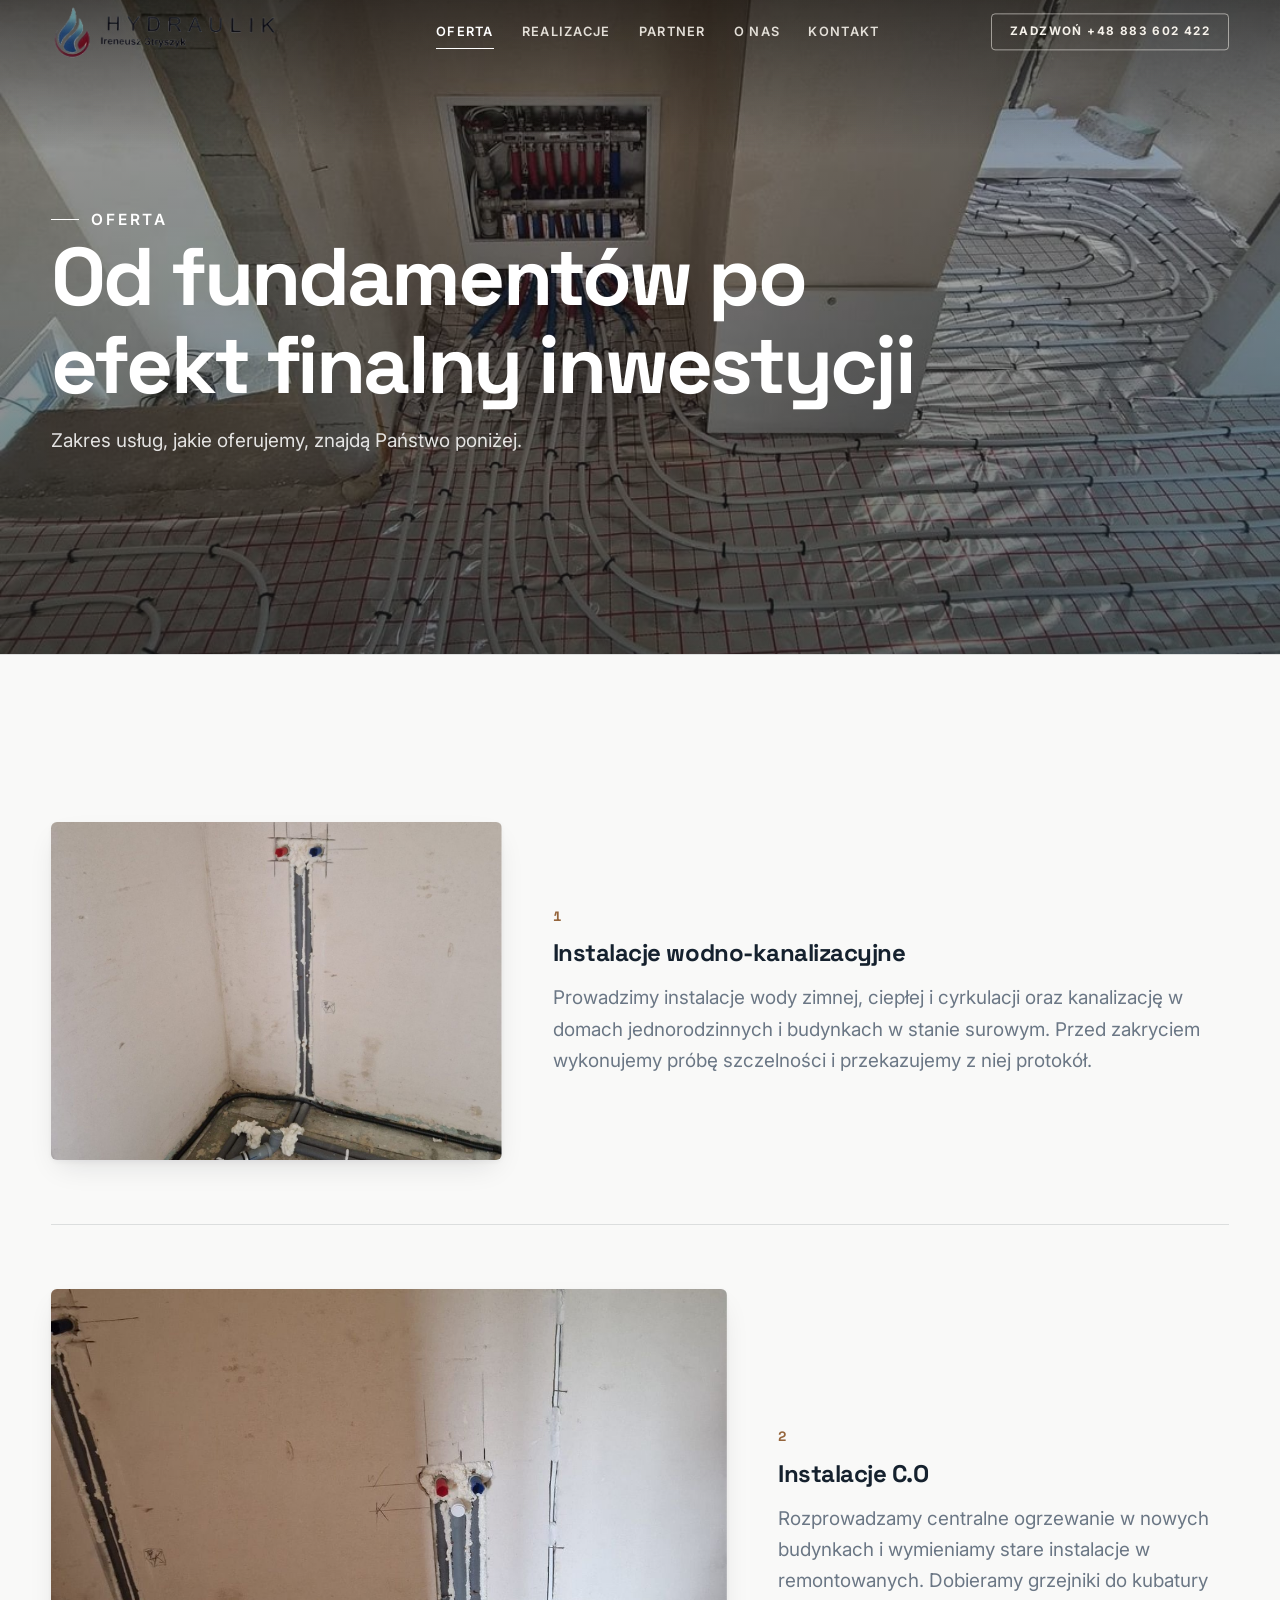
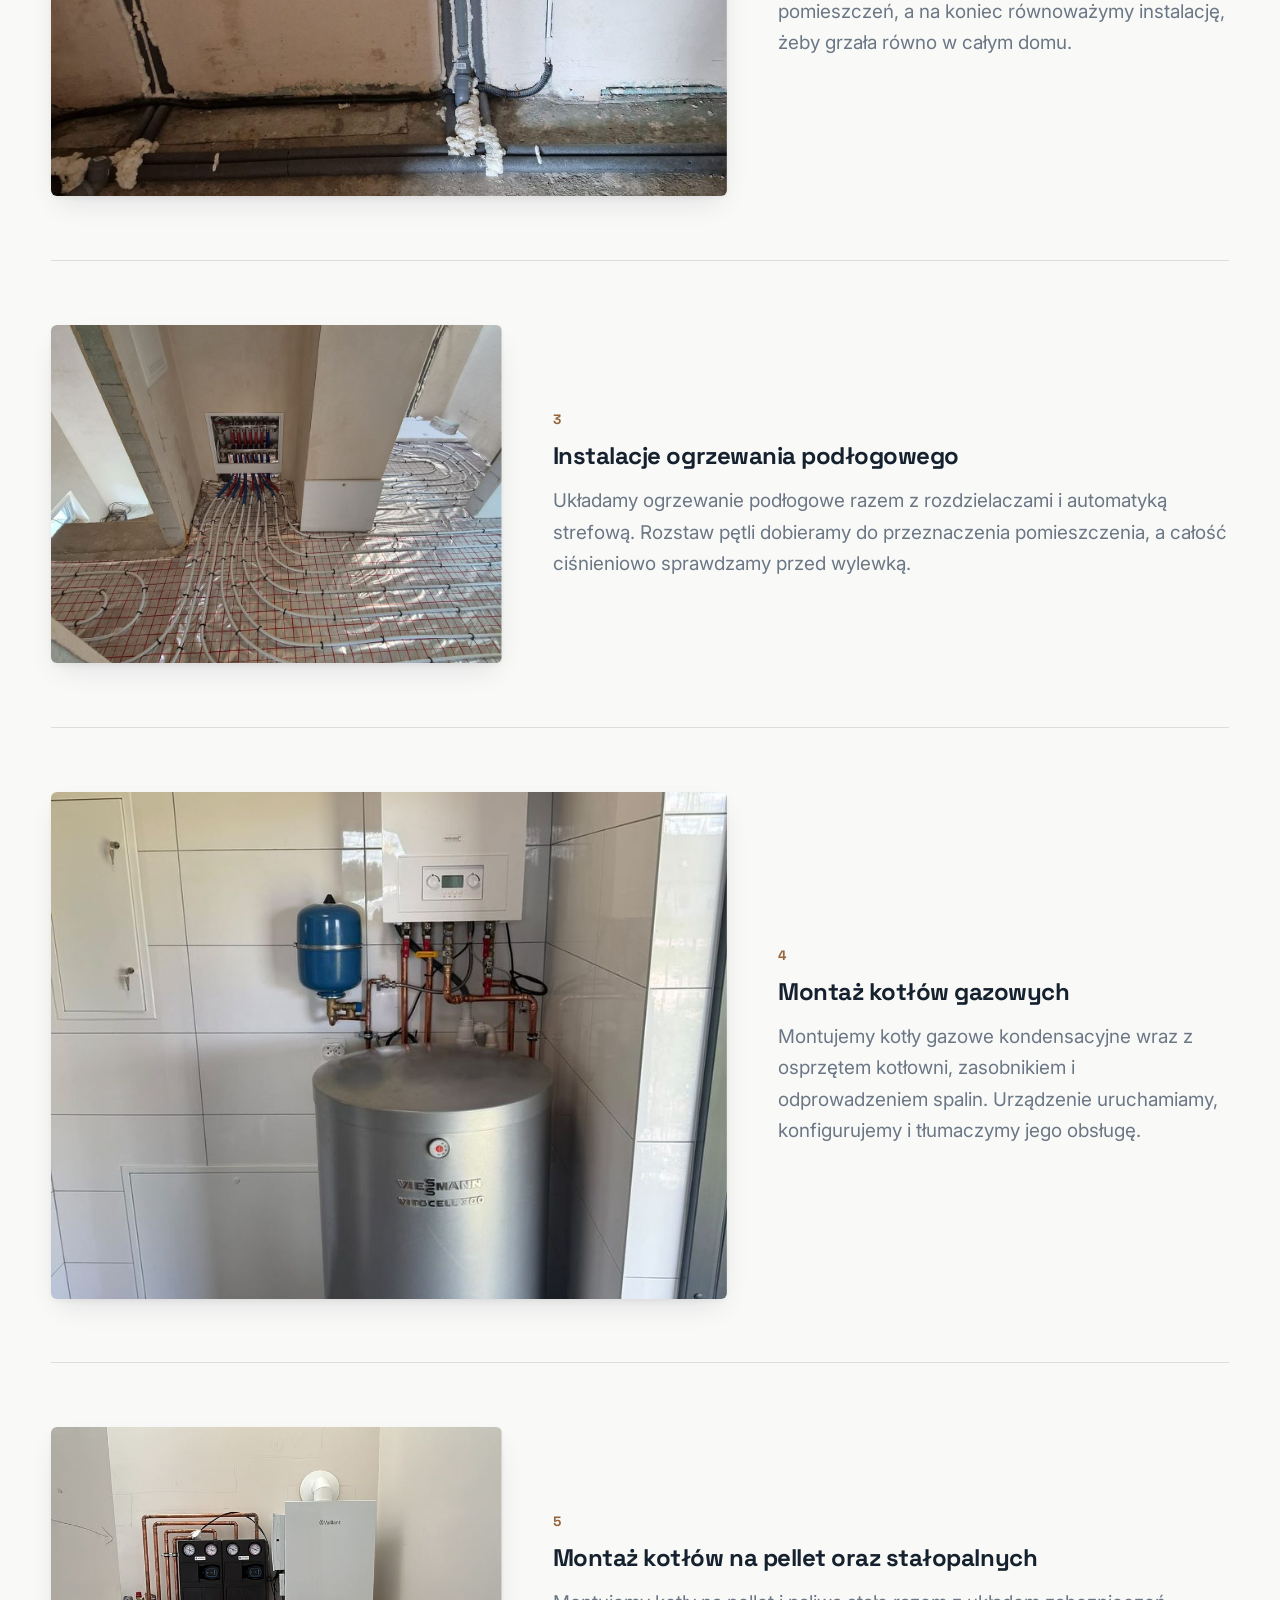
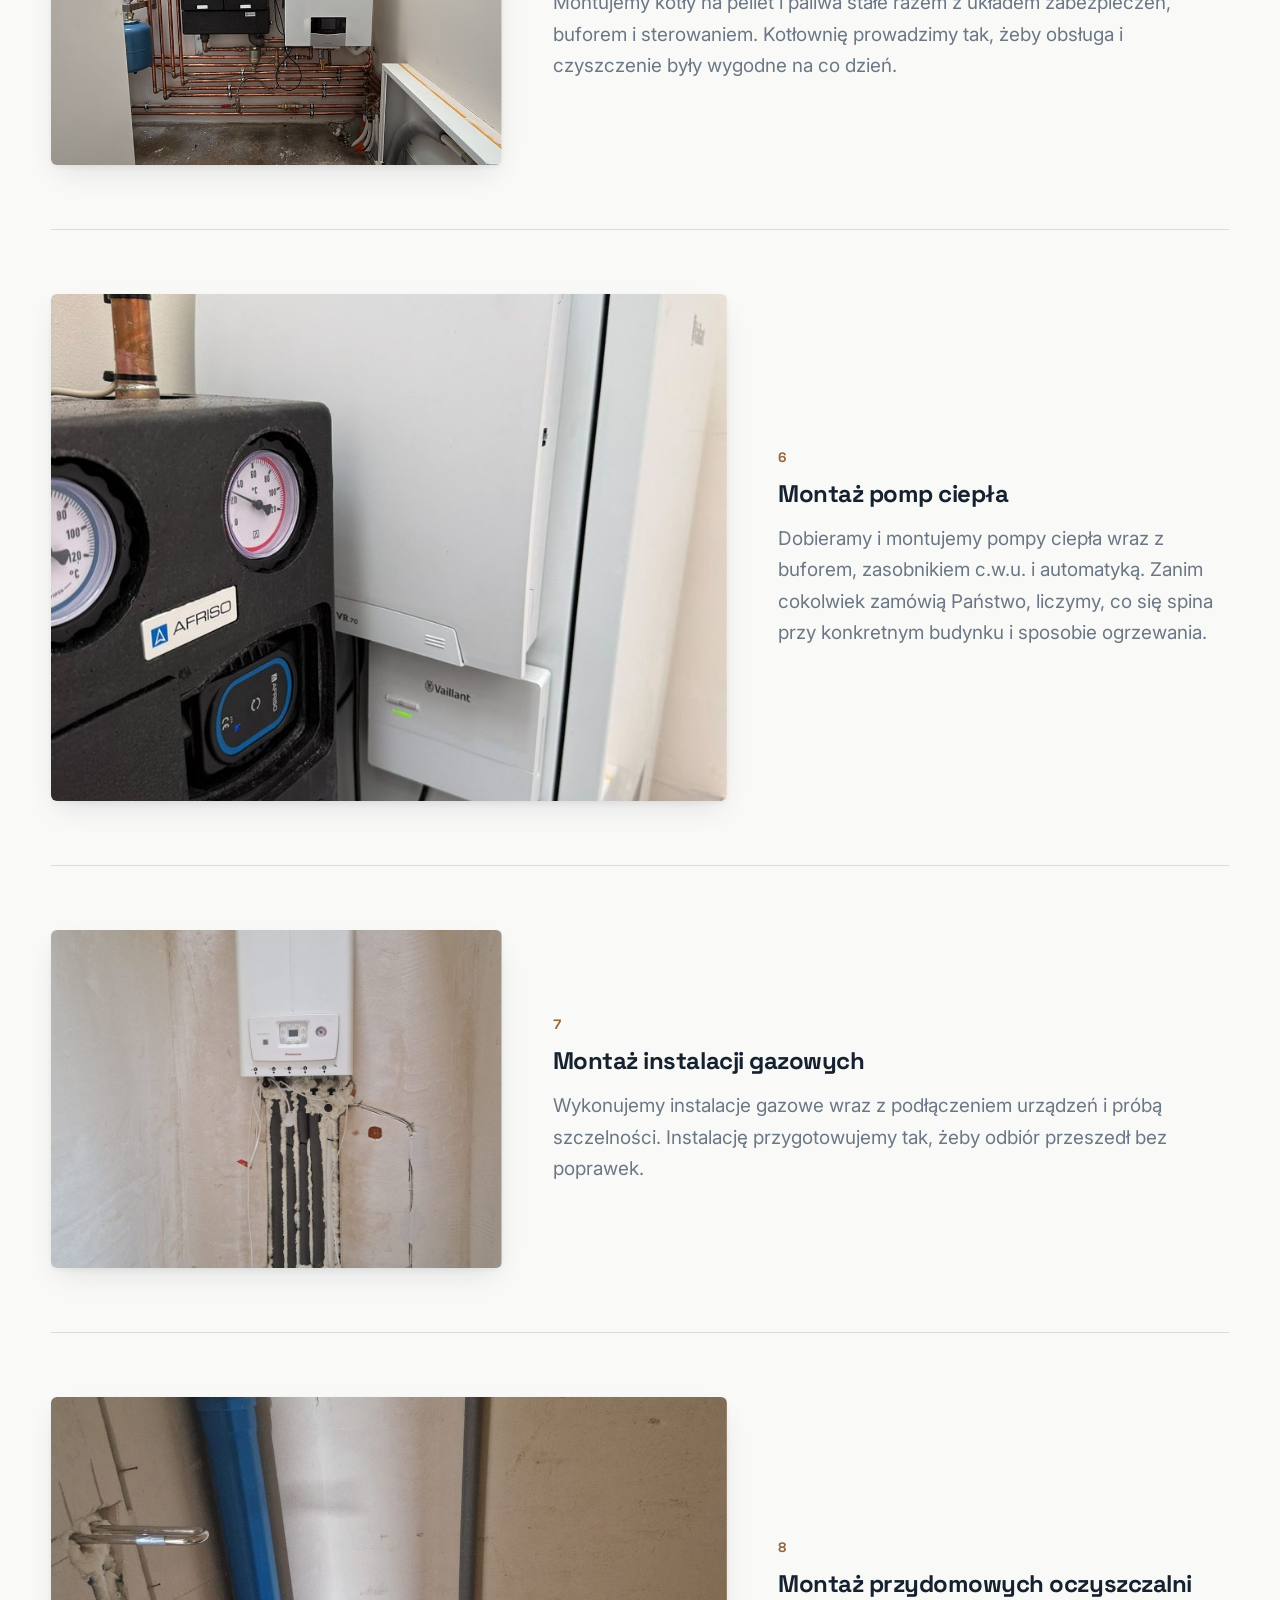
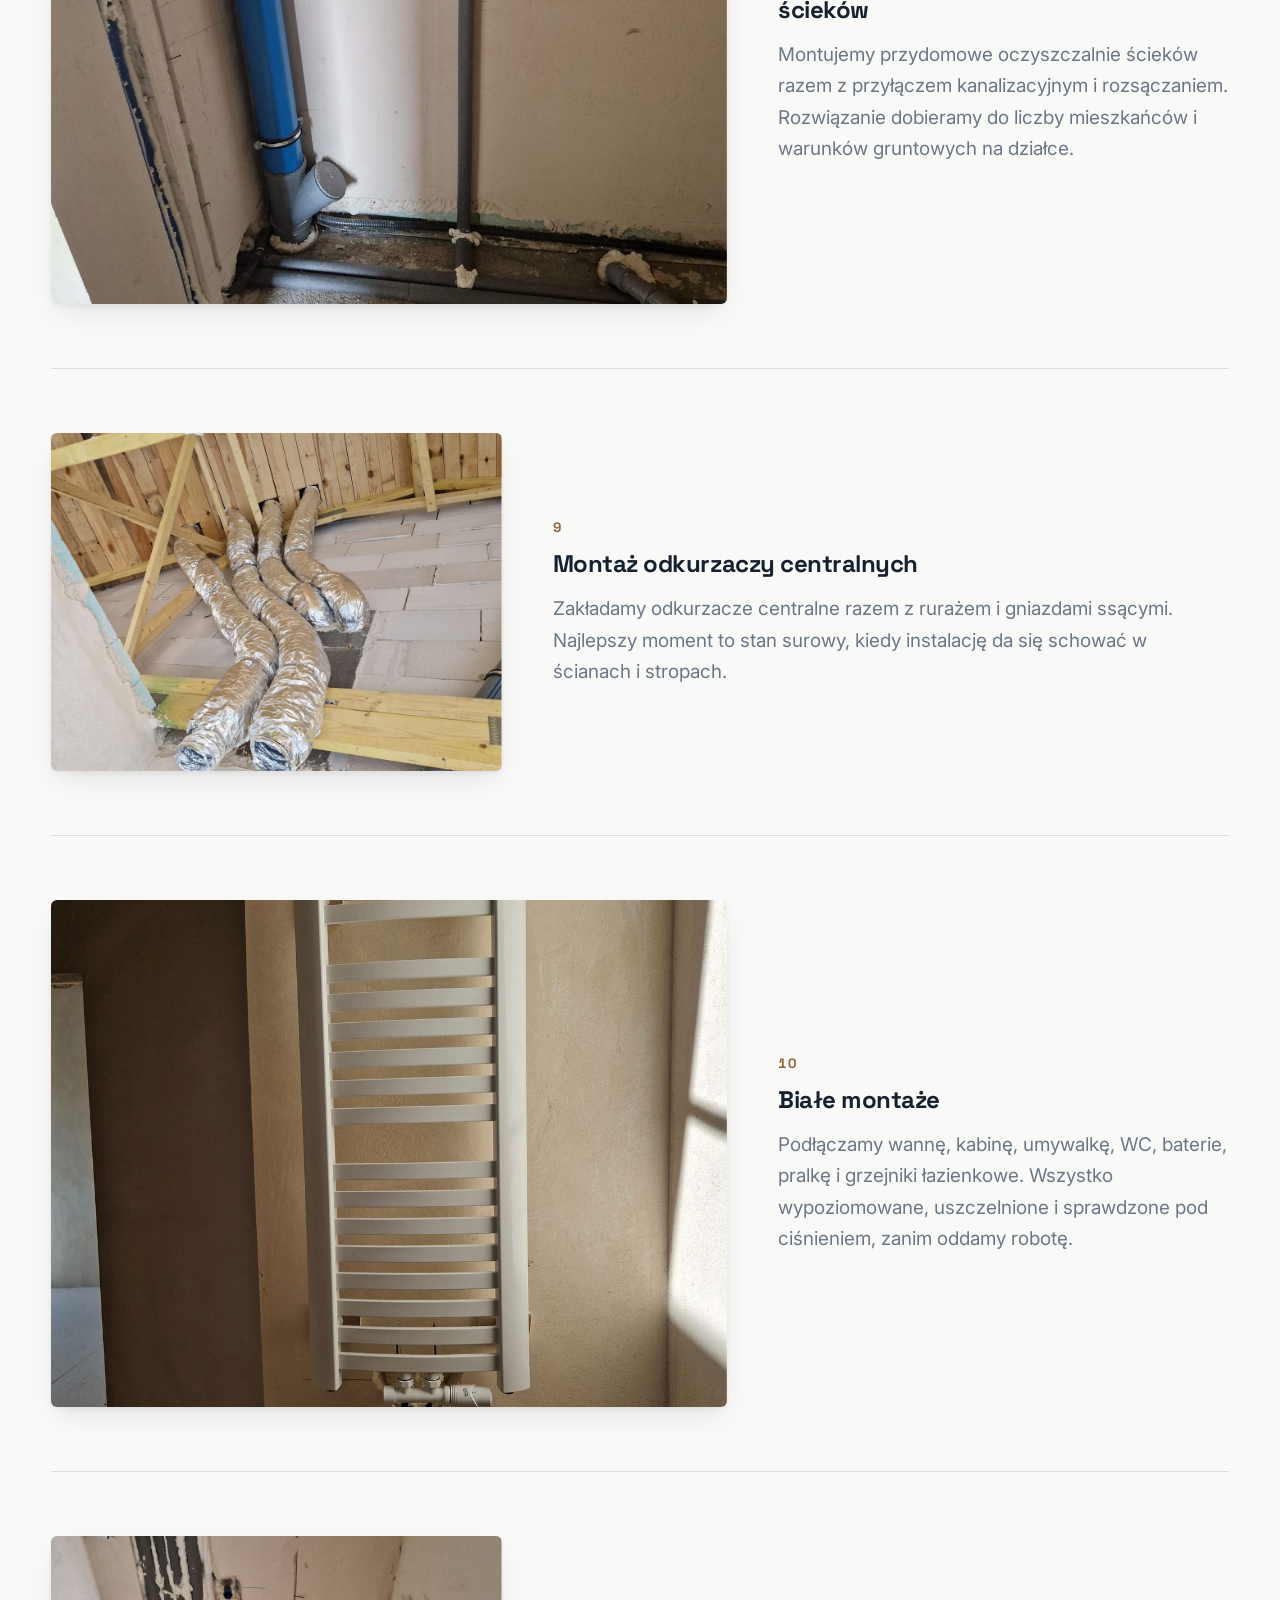
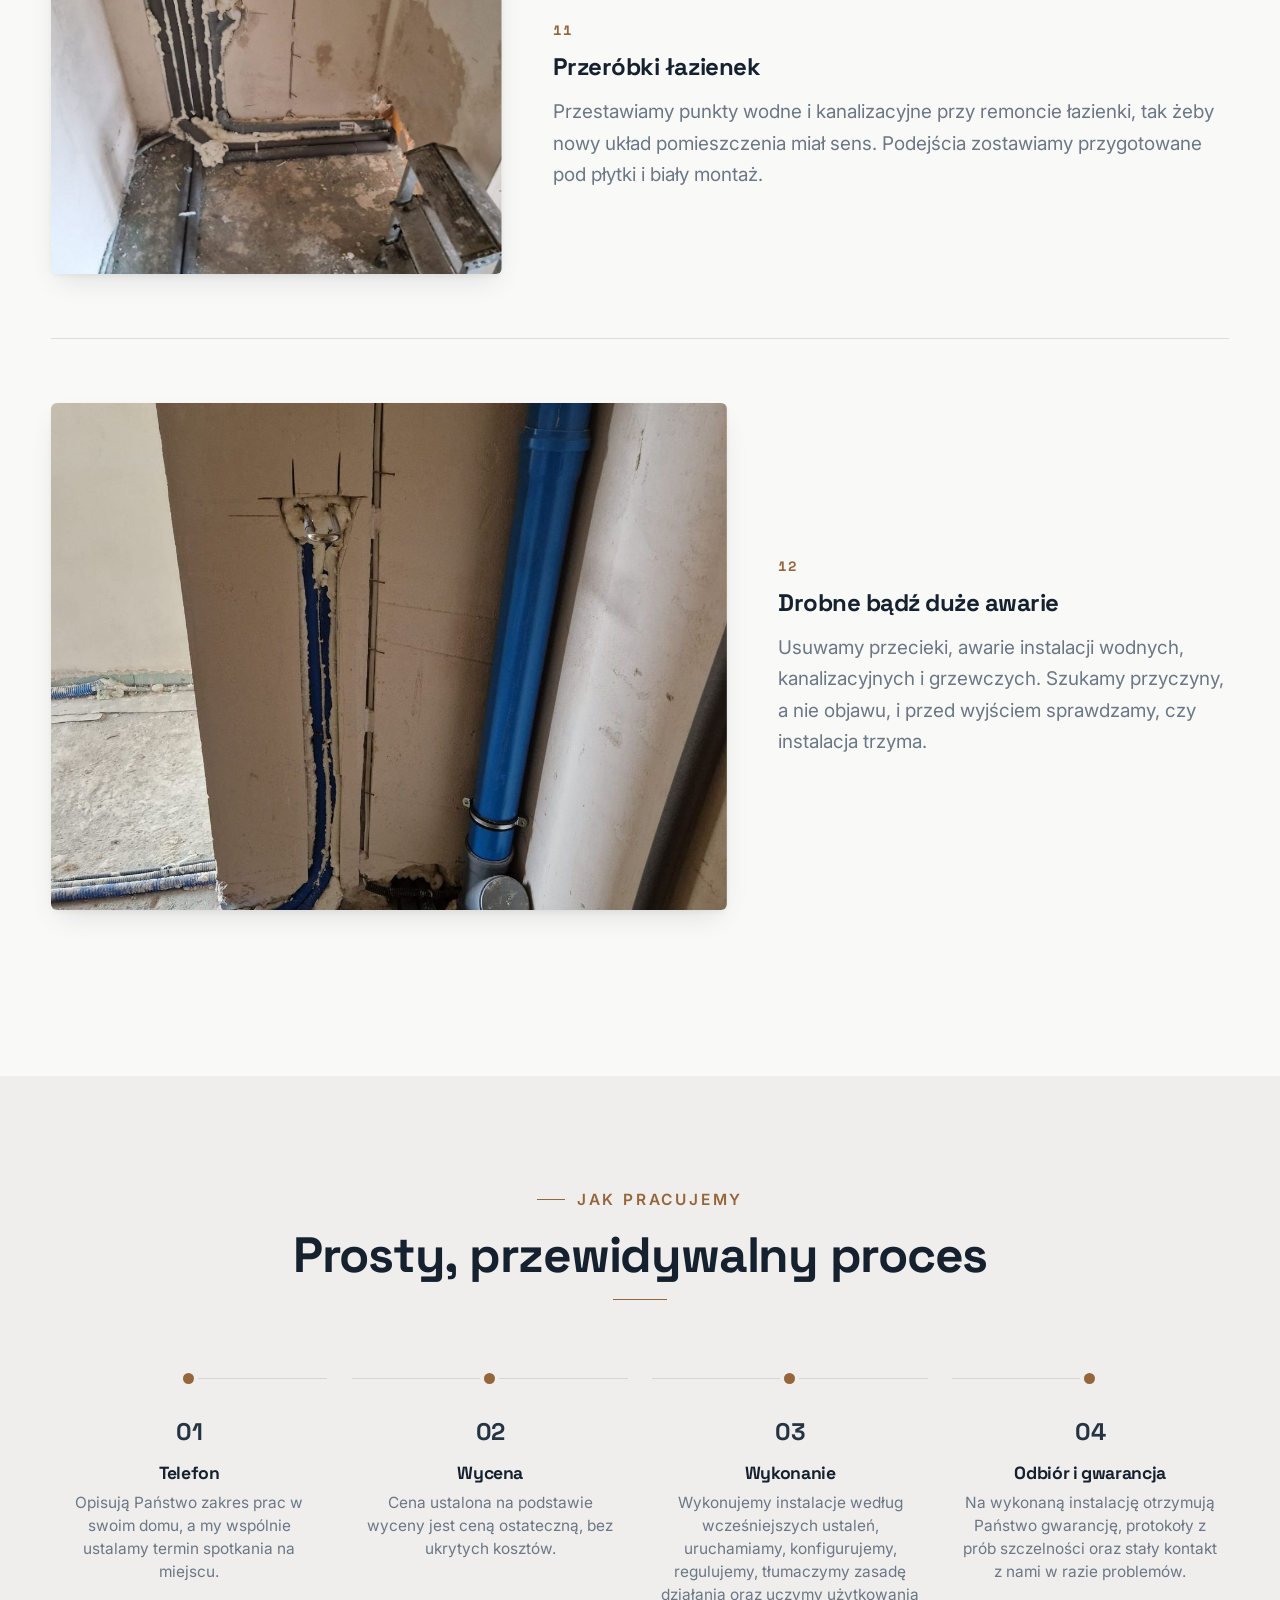
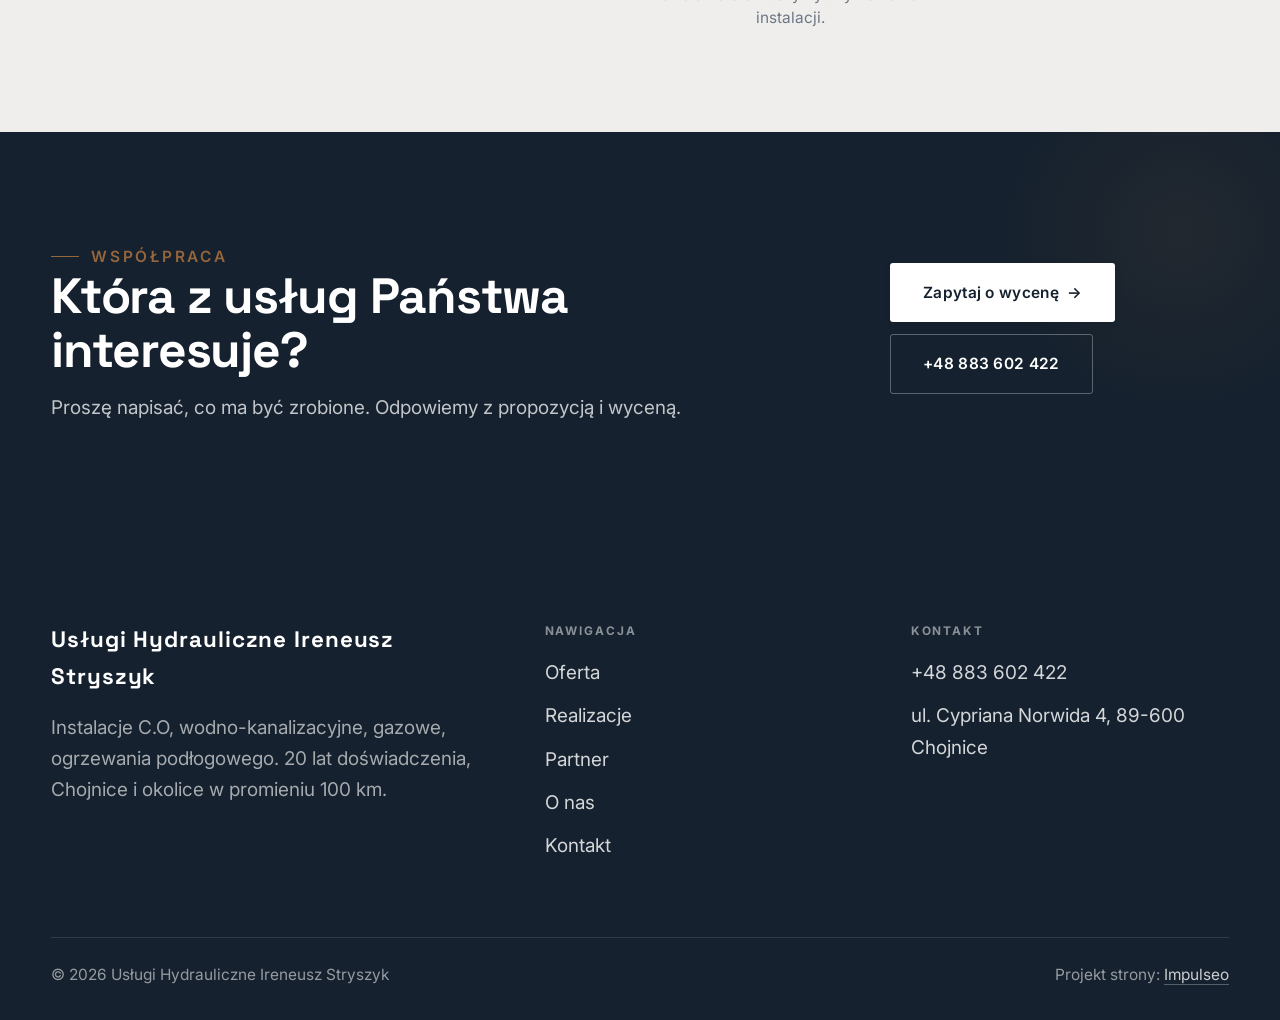
<file: oferta.html>
<!DOCTYPE html>
<html lang="pl">
<head>
<meta charset="UTF-8">
<meta name="viewport" content="width=device-width, initial-scale=1.0">
<title>Oferta - instalacje C.O, wod-kan, gazowe, podłogowe | Usługi Hydrauliczne Ireneusz Stryszyk</title>
<meta name="description" content="Pełny zakres: instalacje wod-kan, C.O, ogrzewanie podłogowe, kotły gazowe i na pellet, pompy ciepła, instalacje gazowe, oczyszczalnie, odkurzacze centralne. Tel. +48 883 602 422.">
<link rel="preconnect" href="https://fonts.googleapis.com">
<link rel="preconnect" href="https://fonts.gstatic.com" crossorigin>
<link href="https://fonts.googleapis.com/css2?family=Space+Grotesk:wght@500;600;700&family=Inter:wght@400;500;600&display=swap" rel="stylesheet">
<link rel="canonical" href="https://impulseo-pl.github.io/uslugi-hydrauliczne-ireneusz-stryszyk/oferta.html">
<link rel="icon" href="img/favicon-32.png" sizes="32x32">
<link rel="apple-touch-icon" href="img/favicon-180.png">
<meta name="theme-color" content="#12181C">
<meta property="og:type" content="website">
<meta property="og:site_name" content="Usługi Hydrauliczne Ireneusz Stryszyk">
<meta property="og:locale" content="pl_PL">
<meta property="og:title" content="Oferta - instalacje C.O, wod-kan, gazowe, podłogowe | Usługi Hydrauliczne Ireneusz Stryszyk">
<meta property="og:description" content="Pełny zakres: instalacje wod-kan, C.O, ogrzewanie podłogowe, kotły gazowe i na pellet, pompy ciepła, instalacje gazowe, oczyszczalnie, odkurzacze centralne.">
<meta property="og:url" content="https://impulseo-pl.github.io/uslugi-hydrauliczne-ireneusz-stryszyk/oferta.html">
<meta property="og:image" content="https://impulseo-pl.github.io/uslugi-hydrauliczne-ireneusz-stryszyk/img/og.jpg">
<meta property="og:image:width" content="1200">
<meta property="og:image:height" content="630">
<meta name="twitter:card" content="summary_large_image">
<meta name="twitter:title" content="Oferta - instalacje C.O, wod-kan, gazowe, podłogowe | Usługi Hydrauliczne Ireneusz Stryszyk">
<meta name="twitter:description" content="Pełny zakres: instalacje wod-kan, C.O, ogrzewanie podłogowe, kotły gazowe i na pellet, pompy ciepła, instalacje gazowe, oczyszczalnie, odkurzacze centralne.">
<meta name="twitter:image" content="https://impulseo-pl.github.io/uslugi-hydrauliczne-ireneusz-stryszyk/img/og.jpg">
<link rel="stylesheet" href="assets/styles.css?v=20260729p">
</head>
<body>

<header class="nav">
  <div class="wrap nav-inner">
    <a class="brand brand-has-logo" href="index.html"><img width="1990" height="560" class="brand-logo" src="img/logo.png" alt="Usługi Hydrauliczne Ireneusz Stryszyk"></a>
    <nav class="nav-links">
      <a href="oferta.html" class="active">Oferta</a>
      <a href="realizacje.html">Realizacje</a>
      <a href="partner.html">Partner</a>
      <a href="o-nas.html">O nas</a>
      <a href="kontakt.html">Kontakt</a>
      <a href="tel:+48883602422" class="btn btn-accent">Zadzwoń +48 883 602 422</a>
    </nav>
    <button class="nav-toggle" aria-label="Menu"><span></span><span></span><span></span></button>
  </div>
</header>

<section class="pagehead">
  <img width="1100" height="1100" src="img/foto/f13.jpg" alt="Usługi Hydrauliczne Ireneusz Stryszyk - Od fundamentów po efekt finalny inwestycji">
  <div class="wrap">
    <span class="eyebrow">Oferta</span>
    <h1>Od fundamentów po efekt finalny inwestycji</h1>
    <p>Zakres usług, jakie oferujemy, znajdą Państwo poniżej.</p>
  </div>
</section>
<section>
  <div class="wrap">
    <div class="svc-row reveal">
      <div class="svc-row-art"><img width="1100" height="1100" src="img/foto/f03.jpg" alt="Instalacje wodno-kanalizacyjne" loading="lazy"></div>
      <div>
        <span class="num">01</span>
        <h3>Instalacje wodno-kanalizacyjne</h3>
        <p class="muted">Prowadzimy instalacje wody zimnej, ciepłej i cyrkulacji oraz kanalizację w domach jednorodzinnych i budynkach w stanie surowym. Przed zakryciem wykonujemy próbę szczelności i przekazujemy z niej protokół.</p>
      </div>
    </div>
    <div class="svc-row rev reveal">
      <div class="svc-row-art"><img width="1100" height="1100" src="img/foto/f06.jpg" alt="Instalacje C.O" loading="lazy"></div>
      <div>
        <span class="num">02</span>
        <h3>Instalacje C.O</h3>
        <p class="muted">Rozprowadzamy centralne ogrzewanie w nowych budynkach i wymieniamy stare instalacje w remontowanych. Dobieramy grzejniki do kubatury pomieszczeń, a na koniec równoważymy instalację, żeby grzała równo w całym domu.</p>
      </div>
    </div>
    <div class="svc-row reveal">
      <div class="svc-row-art"><img width="1100" height="1100" src="img/foto/f13.jpg" alt="Instalacje ogrzewania podłogowego" loading="lazy"></div>
      <div>
        <span class="num">03</span>
        <h3>Instalacje ogrzewania podłogowego</h3>
        <p class="muted">Układamy ogrzewanie podłogowe razem z rozdzielaczami i automatyką strefową. Rozstaw pętli dobieramy do przeznaczenia pomieszczenia, a całość ciśnieniowo sprawdzamy przed wylewką.</p>
      </div>
    </div>
    <div class="svc-row rev reveal">
      <div class="svc-row-art"><img width="825" height="1100" src="img/foto/f43.jpg" alt="Montaż kotłów gazowych" loading="lazy"></div>
      <div>
        <span class="num">04</span>
        <h3>Montaż kotłów gazowych</h3>
        <p class="muted">Montujemy kotły gazowe kondensacyjne wraz z osprzętem kotłowni, zasobnikiem i odprowadzeniem spalin. Urządzenie uruchamiamy, konfigurujemy i tłumaczymy jego obsługę.</p>
      </div>
    </div>
    <div class="svc-row reveal">
      <div class="svc-row-art"><img width="1100" height="619" src="img/foto/f25.jpg" alt="Montaż kotłów na pellet oraz stałopalnych" loading="lazy"></div>
      <div>
        <span class="num">05</span>
        <h3>Montaż kotłów na pellet oraz stałopalnych</h3>
        <p class="muted">Montujemy kotły na pellet i paliwa stałe razem z układem zabezpieczeń, buforem i sterowaniem. Kotłownię prowadzimy tak, żeby obsługa i czyszczenie były wygodne na co dzień.</p>
      </div>
    </div>
    <div class="svc-row rev reveal">
      <div class="svc-row-art"><img width="825" height="1100" src="img/foto/f26.jpg" alt="Montaż pomp ciepła" loading="lazy"></div>
      <div>
        <span class="num">06</span>
        <h3>Montaż pomp ciepła</h3>
        <p class="muted">Dobieramy i montujemy pompy ciepła wraz z buforem, zasobnikiem c.w.u. i automatyką. Zanim cokolwiek zamówią Państwo, liczymy, co się spina przy konkretnym budynku i sposobie ogrzewania.</p>
      </div>
    </div>
    <div class="svc-row reveal">
      <div class="svc-row-art"><img width="1100" height="1100" src="img/foto/f04.jpg" alt="Montaż instalacji gazowych" loading="lazy"></div>
      <div>
        <span class="num">07</span>
        <h3>Montaż instalacji gazowych</h3>
        <p class="muted">Wykonujemy instalacje gazowe wraz z podłączeniem urządzeń i próbą szczelności. Instalację przygotowujemy tak, żeby odbiór przeszedł bez poprawek.</p>
      </div>
    </div>
    <div class="svc-row rev reveal">
      <div class="svc-row-art"><img width="1100" height="1100" src="img/foto/f10.jpg" alt="Montaż przydomowych oczyszczalni ścieków" loading="lazy"></div>
      <div>
        <span class="num">08</span>
        <h3>Montaż przydomowych oczyszczalni ścieków</h3>
        <p class="muted">Montujemy przydomowe oczyszczalnie ścieków razem z przyłączem kanalizacyjnym i rozsączaniem. Rozwiązanie dobieramy do liczby mieszkańców i warunków gruntowych na działce.</p>
      </div>
    </div>
    <div class="svc-row reveal">
      <div class="svc-row-art"><img width="1100" height="1100" src="img/foto/f11.jpg" alt="Montaż odkurzaczy centralnych" loading="lazy"></div>
      <div>
        <span class="num">09</span>
        <h3>Montaż odkurzaczy centralnych</h3>
        <p class="muted">Zakładamy odkurzacze centralne razem z rurażem i gniazdami ssącymi. Najlepszy moment to stan surowy, kiedy instalację da się schować w ścianach i stropach.</p>
      </div>
    </div>
    <div class="svc-row rev reveal">
      <div class="svc-row-art"><img width="1100" height="1100" src="img/foto/f08.jpg" alt="Białe montaże" loading="lazy"></div>
      <div>
        <span class="num">10</span>
        <h3>Białe montaże</h3>
        <p class="muted">Podłączamy wannę, kabinę, umywalkę, WC, baterie, pralkę i grzejniki łazienkowe. Wszystko wypoziomowane, uszczelnione i sprawdzone pod ciśnieniem, zanim oddamy robotę.</p>
      </div>
    </div>
    <div class="svc-row reveal">
      <div class="svc-row-art"><img width="1100" height="1100" src="img/foto/f05.jpg" alt="Przeróbki łazienek" loading="lazy"></div>
      <div>
        <span class="num">11</span>
        <h3>Przeróbki łazienek</h3>
        <p class="muted">Przestawiamy punkty wodne i kanalizacyjne przy remoncie łazienki, tak żeby nowy układ pomieszczenia miał sens. Podejścia zostawiamy przygotowane pod płytki i biały montaż.</p>
      </div>
    </div>
    <div class="svc-row rev reveal">
      <div class="svc-row-art"><img width="1100" height="1100" src="img/foto/f01.jpg" alt="Drobne bądź duże awarie" loading="lazy"></div>
      <div>
        <span class="num">12</span>
        <h3>Drobne bądź duże awarie</h3>
        <p class="muted">Usuwamy przecieki, awarie instalacji wodnych, kanalizacyjnych i grzewczych. Szukamy przyczyny, a nie objawu, i przed wyjściem sprawdzamy, czy instalacja trzyma.</p>
      </div>
    </div>
  </div>
</section>
<section class="proces">
  <div class="wrap">
    <div class="head center reveal">
      <span class="eyebrow">Jak pracujemy</span>
      <h2>Prosty, przewidywalny proces</h2>
    </div>
    <ol class="proces-line">
      <li class="reveal"><span class="pno">01</span><h3>Telefon</h3><p>Opisują Państwo zakres prac w swoim domu, a my wspólnie ustalamy termin spotkania na miejscu.</p></li>
      <li class="reveal"><span class="pno">02</span><h3>Wycena</h3><p>Cena ustalona na podstawie wyceny jest ceną ostateczną, bez ukrytych kosztów.</p></li>
      <li class="reveal"><span class="pno">03</span><h3>Wykonanie</h3><p>Wykonujemy instalacje według wcześniejszych ustaleń, uruchamiamy, konfigurujemy, regulujemy, tłumaczymy zasadę działania oraz uczymy użytkowania instalacji.</p></li>
      <li class="reveal"><span class="pno">04</span><h3>Odbiór i gwarancja</h3><p>Na wykonaną instalację otrzymują Państwo gwarancję, protokoły z prób szczelności oraz stały kontakt z nami w razie problemów.</p></li>
    </ol>
  </div>
</section>
<section class="cta">
  <div class="wrap">
    <div class="reveal">
      <span class="eyebrow">Współpraca</span>
      <h2>Która z usług Państwa interesuje?</h2>
      <p>Proszę napisać, co ma być zrobione. Odpowiemy z propozycją i wyceną.</p>
    </div>
    <div class="cta-actions reveal">
      <a href="kontakt.html" class="btn btn-light">Zapytaj o wycenę <span class="arr">→</span></a>
      <a href="tel:+48883602422" class="btn btn-ghost" style="color:#fff;border-color:rgba(255,255,255,.3)">+48 883 602 422</a>
    </div>
  </div>
</section>

<footer>
  <div class="wrap">
    <div class="foot-grid">
      <div class="foot-brand">
        <div class="name">Usługi Hydrauliczne Ireneusz Stryszyk</div>
        <p>Instalacje C.O, wodno-kanalizacyjne, gazowe, ogrzewania podłogowego. 20 lat doświadczenia, Chojnice i okolice w promieniu 100 km.</p>
      </div>
      <div class="foot-col">
        <h4>Nawigacja</h4>
        <a href="oferta.html">Oferta</a>
        <a href="realizacje.html">Realizacje</a>
        <a href="partner.html">Partner</a>
        <a href="o-nas.html">O nas</a>
        <a href="kontakt.html">Kontakt</a>
      </div>
      <div class="foot-col">
        <h4>Kontakt</h4>
        <a href="tel:+48883602422">+48 883 602 422</a>
        <p>ul. Cypriana Norwida 4, 89-600 Chojnice</p>
      </div>
    </div>
    <div class="foot-bot">
      <span>© 2026 Usługi Hydrauliczne Ireneusz Stryszyk</span>
      <span>Projekt strony: <a class="foot-credit" href="https://impulseo.pl" target="_blank" rel="noopener">Impulseo</a></span>
    </div>
  </div>
</footer>
<div class="sticky-call"><a class="sc-call" href="tel:+48883602422"><svg class="ico-tel" width="16" height="16" viewBox="0 0 24 24" fill="none" aria-hidden="true"><path d="M6.6 10.8a15.5 15.5 0 0 0 6.6 6.6l2.2-2.2a1 1 0 0 1 1-.24 11.4 11.4 0 0 0 3.6.58 1 1 0 0 1 1 1V20a1 1 0 0 1-1 1A17 17 0 0 1 3 4a1 1 0 0 1 1-1h3.5a1 1 0 0 1 1 1c0 1.25.2 2.46.58 3.6a1 1 0 0 1-.25 1l-2.23 2.2Z" fill="currentColor"/></svg> Zadzwoń</a><a class="sc-quote" href="kontakt.html">Bezpłatna wycena</a></div>

<script src="assets/main.js?v=20260729p"></script>
</body>
</html>
</file>
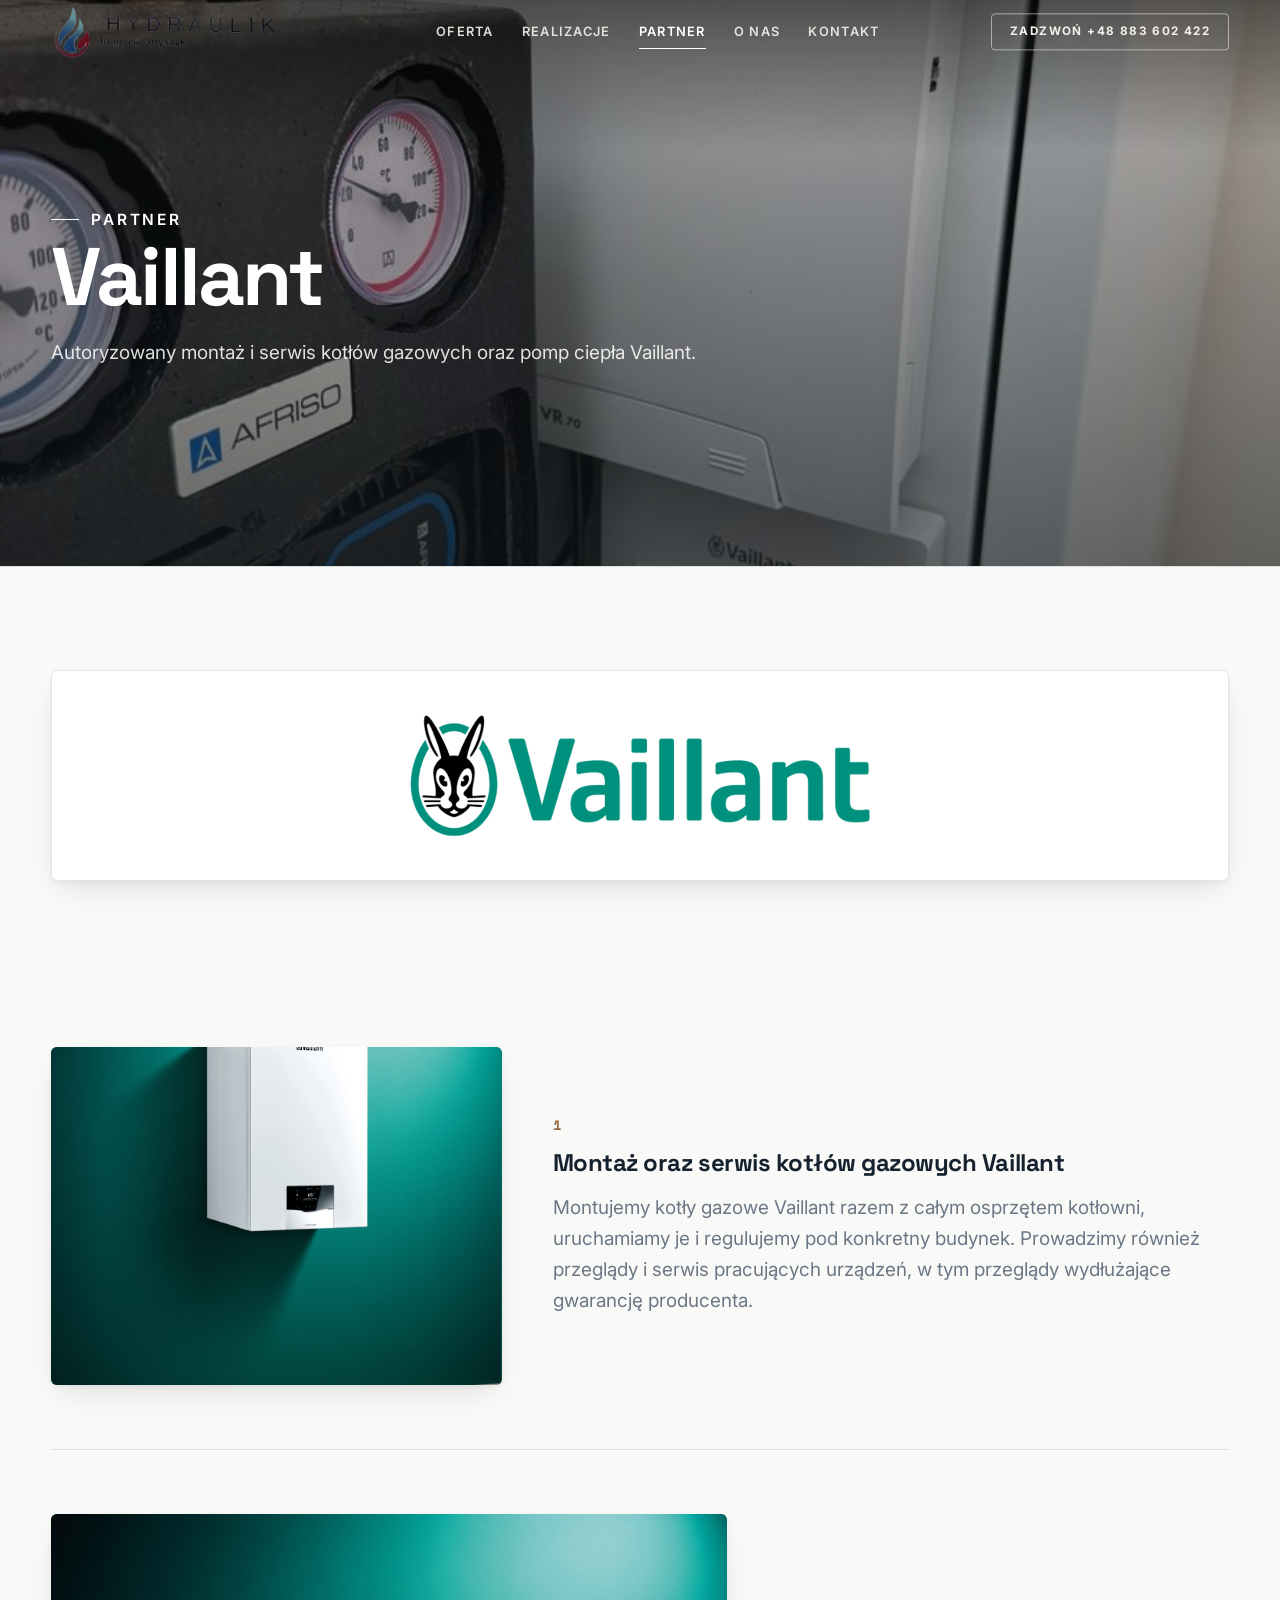
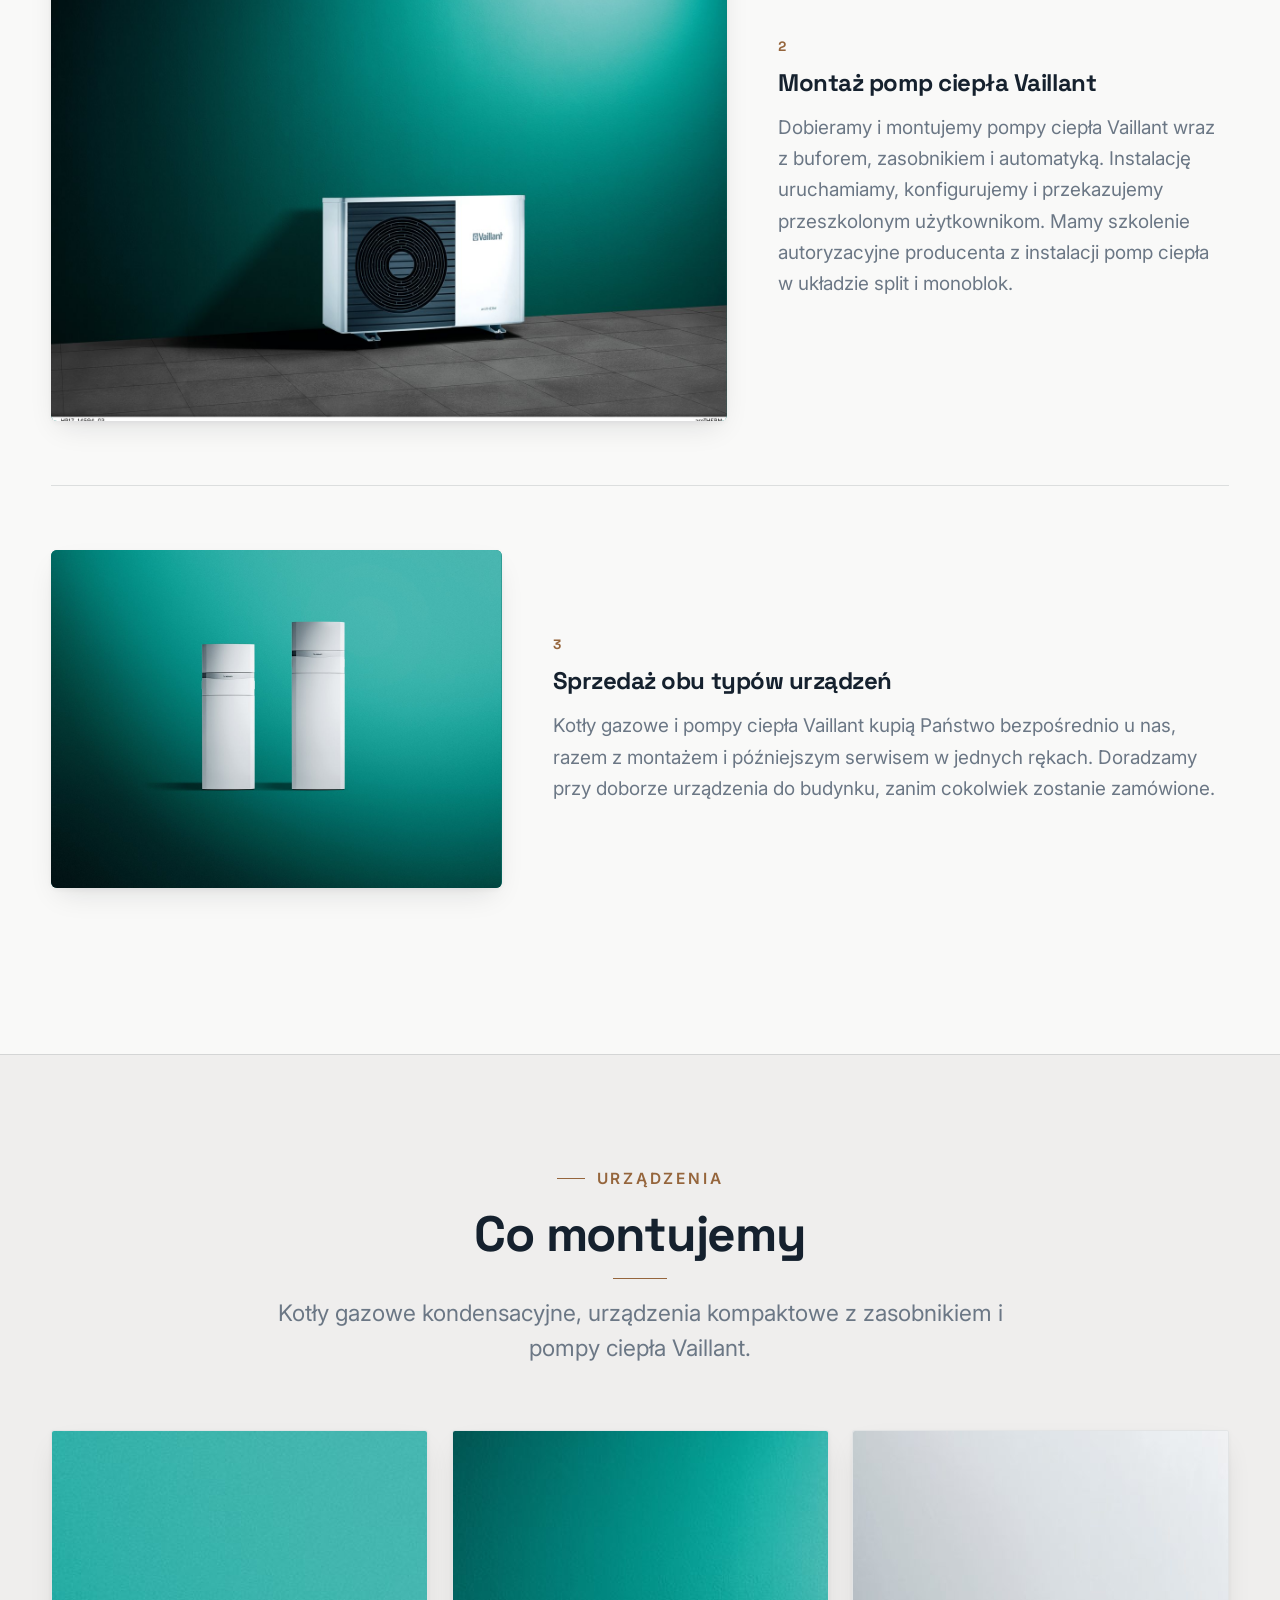
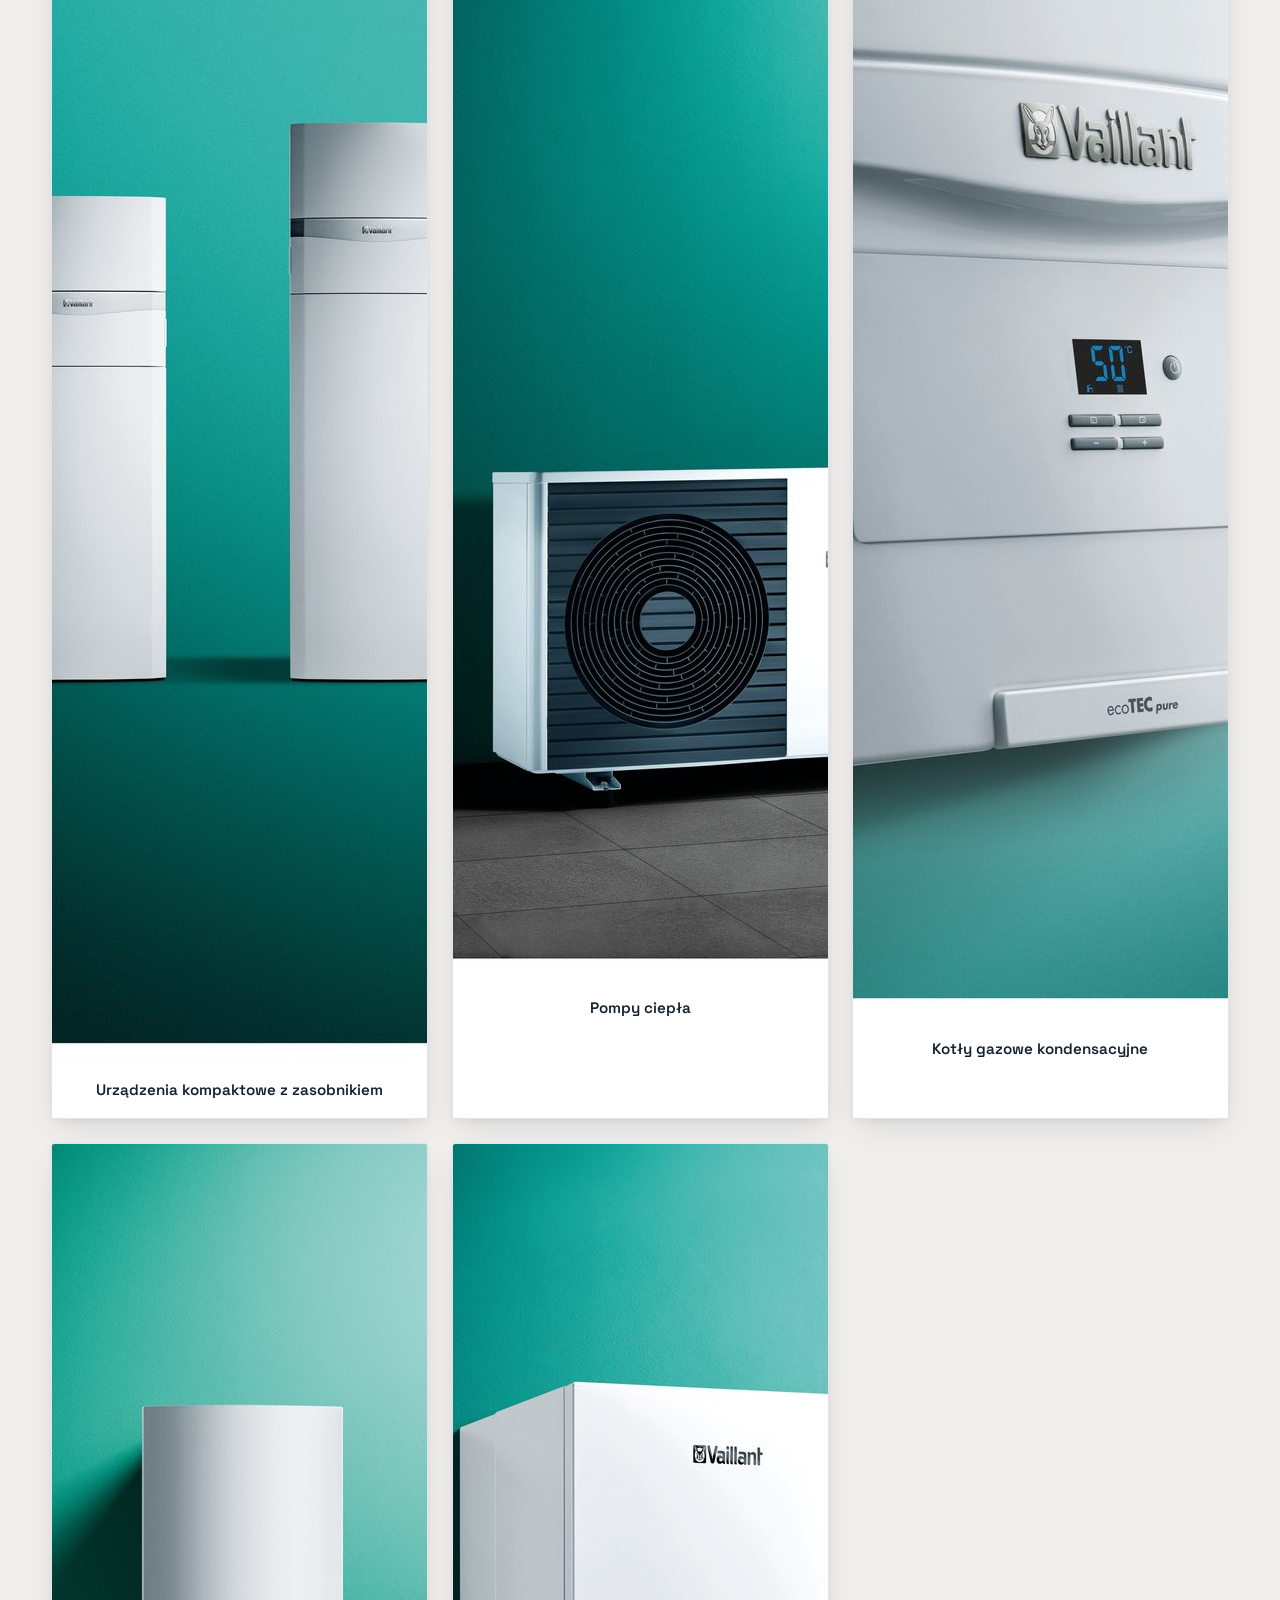
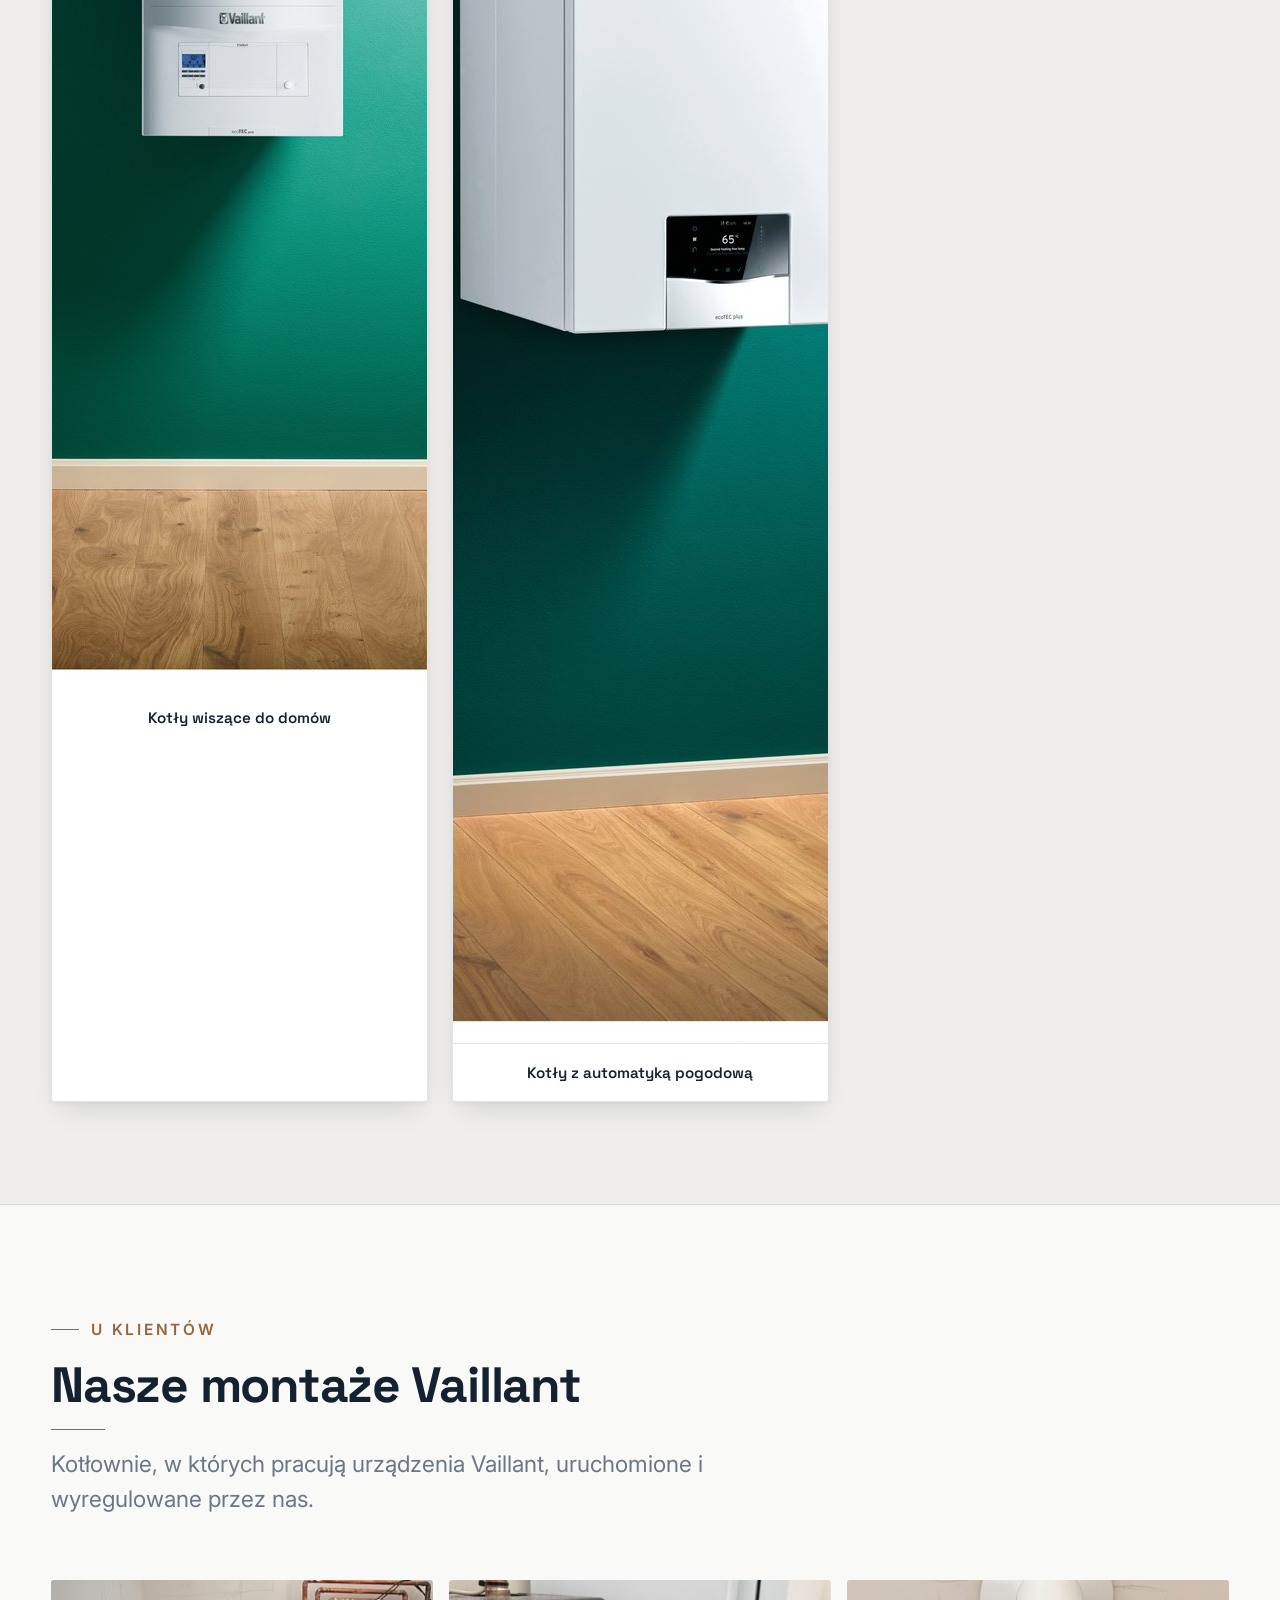
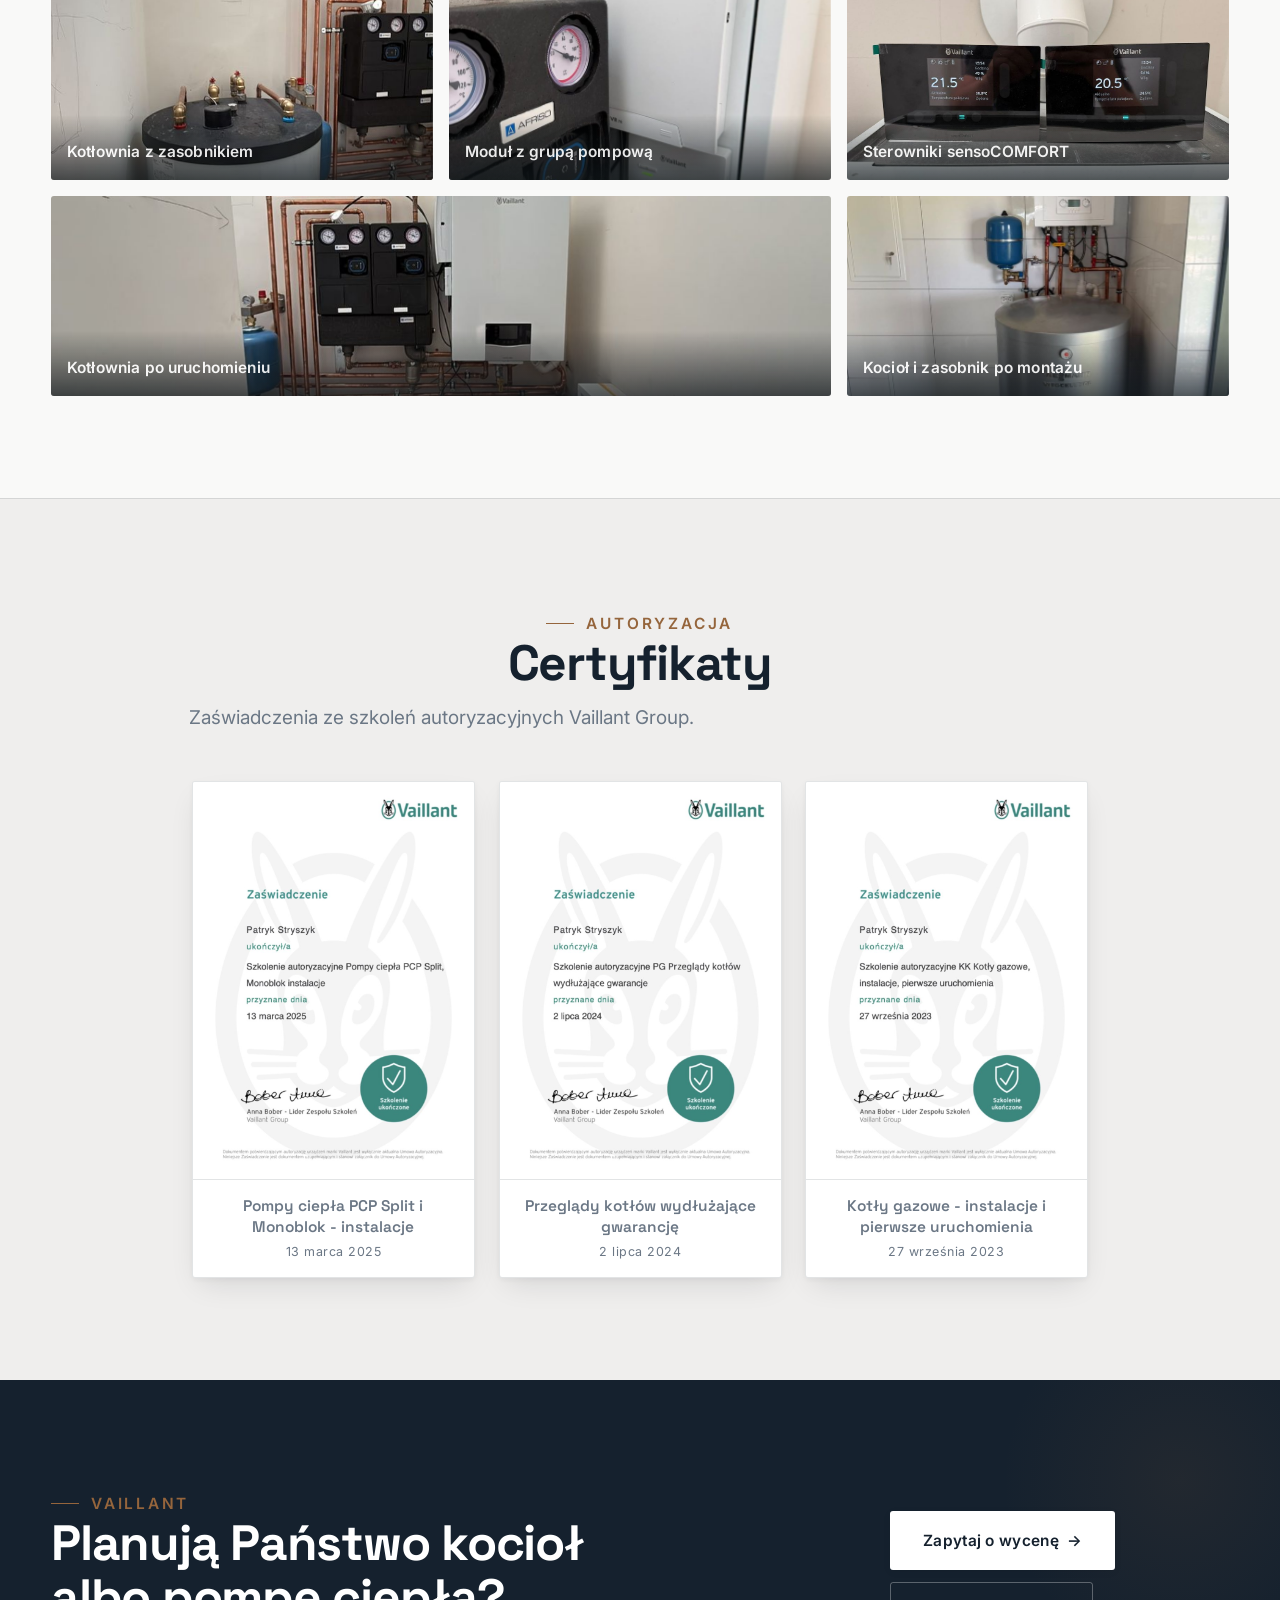
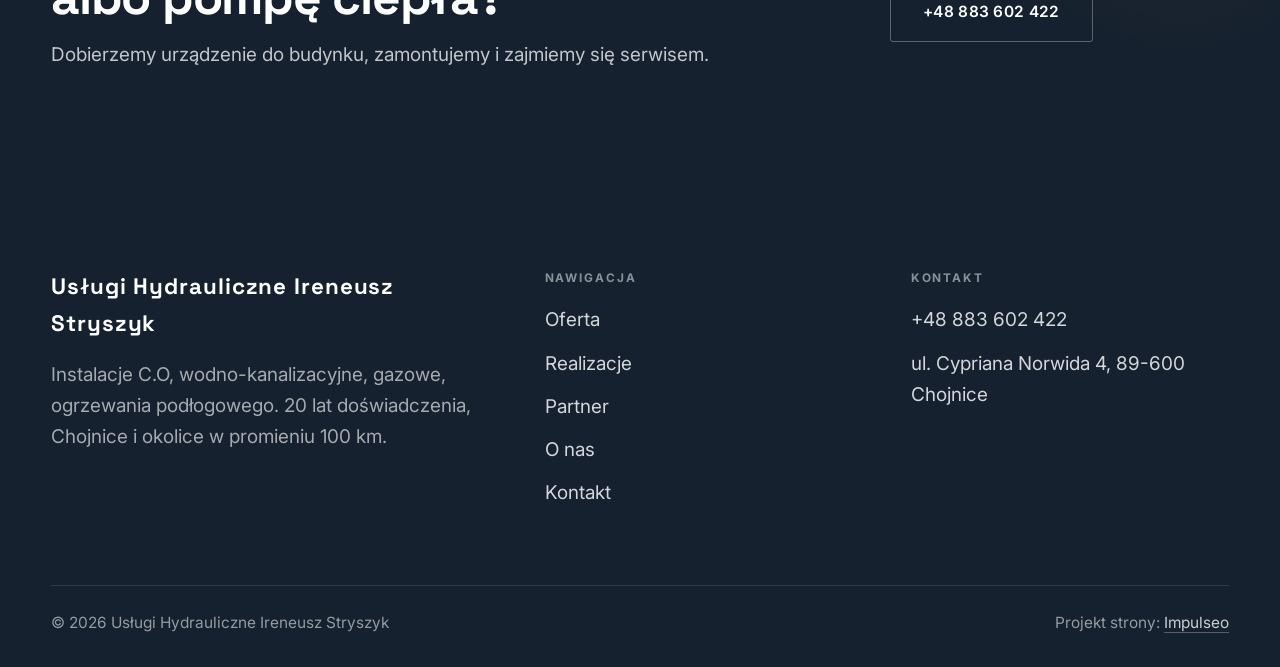
<file: partner.html>
<!DOCTYPE html>
<html lang="pl">
<head>
<meta charset="UTF-8">
<meta name="viewport" content="width=device-width, initial-scale=1.0">
<title>Partner Vaillant - montaż, serwis i sprzedaż | Usługi Hydrauliczne Ireneusz Stryszyk</title>
<meta name="description" content="Autoryzowany montaż i serwis kotłów gazowych oraz pomp ciepła Vaillant. Sprzedaż urządzeń, certyfikaty szkoleń autoryzacyjnych. Chojnice i okolice. Tel. +48 883 602 422.">
<link rel="preconnect" href="https://fonts.googleapis.com">
<link rel="preconnect" href="https://fonts.gstatic.com" crossorigin>
<link href="https://fonts.googleapis.com/css2?family=Space+Grotesk:wght@500;600;700&family=Inter:wght@400;500;600&display=swap" rel="stylesheet">
<link rel="canonical" href="https://impulseo-pl.github.io/uslugi-hydrauliczne-ireneusz-stryszyk/partner.html">
<link rel="icon" href="img/favicon-32.png" sizes="32x32">
<link rel="apple-touch-icon" href="img/favicon-180.png">
<meta name="theme-color" content="#12181C">
<meta property="og:type" content="website">
<meta property="og:site_name" content="Usługi Hydrauliczne Ireneusz Stryszyk">
<meta property="og:locale" content="pl_PL">
<meta property="og:title" content="Partner Vaillant - montaż, serwis i sprzedaż | Usługi Hydrauliczne Ireneusz Stryszyk">
<meta property="og:description" content="Autoryzowany montaż i serwis kotłów gazowych oraz pomp ciepła Vaillant. Sprzedaż urządzeń.">
<meta property="og:url" content="https://impulseo-pl.github.io/uslugi-hydrauliczne-ireneusz-stryszyk/partner.html">
<meta property="og:image" content="https://impulseo-pl.github.io/uslugi-hydrauliczne-ireneusz-stryszyk/img/og.jpg">
<meta property="og:image:width" content="1200">
<meta property="og:image:height" content="630">
<meta name="twitter:card" content="summary_large_image">
<meta name="twitter:title" content="Partner Vaillant - montaż, serwis i sprzedaż | Usługi Hydrauliczne Ireneusz Stryszyk">
<meta name="twitter:description" content="Autoryzowany montaż i serwis kotłów gazowych oraz pomp ciepła Vaillant. Sprzedaż urządzeń.">
<meta name="twitter:image" content="https://impulseo-pl.github.io/uslugi-hydrauliczne-ireneusz-stryszyk/img/og.jpg">
<link rel="stylesheet" href="assets/styles.css?v=20260729p">
</head>
<body>

<header class="nav">
  <div class="wrap nav-inner">
    <a class="brand brand-has-logo" href="index.html"><img width="1990" height="560" class="brand-logo" src="img/logo.png" alt="Usługi Hydrauliczne Ireneusz Stryszyk"></a>
    <nav class="nav-links">
      <a href="oferta.html">Oferta</a>
      <a href="realizacje.html">Realizacje</a>
      <a href="partner.html" class="active">Partner</a>
      <a href="o-nas.html">O nas</a>
      <a href="kontakt.html">Kontakt</a>
      <a href="tel:+48883602422" class="btn btn-accent">Zadzwoń +48 883 602 422</a>
    </nav>
    <button class="nav-toggle" aria-label="Menu"><span></span><span></span><span></span></button>
  </div>
</header>

<section class="pagehead">
  <img width="825" height="1100" src="img/foto/f26.jpg" alt="Usługi Hydrauliczne Ireneusz Stryszyk - partner Vaillant">
  <div class="wrap">
    <span class="eyebrow">Partner</span>
    <h1>Vaillant</h1>
    <p>Autoryzowany montaż i serwis kotłów gazowych oraz pomp ciepła Vaillant.</p>
  </div>
</section>

<section>
  <div class="wrap">
    <div class="partner-hero-logo reveal">
      <img width="900" height="236" src="img/vaillant-logo.png" alt="Vaillant">
    </div>
  </div>
</section>

<section style="padding-top:0">
  <div class="wrap">
    <div class="svc-row reveal">
      <div class="svc-row-art prod-art"><img width="1171" height="1500" src="img/vaillant/v5.jpg" alt="Kocioł gazowy Vaillant ecoTEC plus" loading="lazy"></div>
      <div>
        <span class="num">01</span>
        <h3>Montaż oraz serwis kotłów gazowych Vaillant</h3>
        <p class="muted">Montujemy kotły gazowe Vaillant razem z całym osprzętem kotłowni, uruchamiamy je i regulujemy pod konkretny budynek. Prowadzimy również przeglądy i serwis pracujących urządzeń, w tym przeglądy wydłużające gwarancję producenta.</p>
      </div>
    </div>
    <div class="svc-row rev reveal">
      <div class="svc-row-art prod-art"><img width="1500" height="1148" src="img/vaillant/v2.jpg" alt="Pompa ciepła Vaillant aroTHERM" loading="lazy"></div>
      <div>
        <span class="num">02</span>
        <h3>Montaż pomp ciepła Vaillant</h3>
        <p class="muted">Dobieramy i montujemy pompy ciepła Vaillant wraz z buforem, zasobnikiem i automatyką. Instalację uruchamiamy, konfigurujemy i przekazujemy przeszkolonym użytkownikom. Mamy szkolenie autoryzacyjne producenta z instalacji pomp ciepła w układzie split i monoblok.</p>
      </div>
    </div>
    <div class="svc-row reveal">
      <div class="svc-row-art prod-art"><img width="1500" height="1230" src="img/vaillant/v1.jpg" alt="Urządzenia Vaillant ecoCOMPACT i auroCOMPACT" loading="lazy"></div>
      <div>
        <span class="num">03</span>
        <h3>Sprzedaż obu typów urządzeń</h3>
        <p class="muted">Kotły gazowe i pompy ciepła Vaillant kupią Państwo bezpośrednio u nas, razem z montażem i późniejszym serwisem w jednych rękach. Doradzamy przy doborze urządzenia do budynku, zanim cokolwiek zostanie zamówione.</p>
      </div>
    </div>
  </div>
</section>

<section class="prod-band">
  <div class="wrap">
    <div class="head center reveal">
      <span class="eyebrow">Urządzenia</span>
      <h2>Co montujemy</h2>
      <p>Kotły gazowe kondensacyjne, urządzenia kompaktowe z zasobnikiem i pompy ciepła Vaillant.</p>
    </div>
    <div class="prod-grid">
      <figure class="prod-card reveal"><img width="1500" height="1230" src="img/vaillant/v1.jpg" alt="Vaillant ecoCOMPACT i auroCOMPACT" loading="lazy"><figcaption>Urządzenia kompaktowe z zasobnikiem</figcaption></figure>
      <figure class="prod-card reveal"><img width="1500" height="1148" src="img/vaillant/v2.jpg" alt="Pompa ciepła Vaillant aroTHERM" loading="lazy"><figcaption>Pompy ciepła</figcaption></figure>
      <figure class="prod-card reveal"><img width="1500" height="1189" src="img/vaillant/v3.jpg" alt="Kocioł gazowy Vaillant ecoTEC" loading="lazy"><figcaption>Kotły gazowe kondensacyjne</figcaption></figure>
      <figure class="prod-card reveal"><img width="1500" height="1145" src="img/vaillant/v4.jpg" alt="Kocioł gazowy Vaillant ecoTEC pro" loading="lazy"><figcaption>Kotły wiszące do domów</figcaption></figure>
      <figure class="prod-card reveal"><img width="1171" height="1500" src="img/vaillant/v5.jpg" alt="Kocioł gazowy Vaillant ecoTEC plus" loading="lazy"><figcaption>Kotły z automatyką pogodową</figcaption></figure>
    </div>
  </div>
</section>

<section>
  <div class="wrap">
    <div class="head reveal">
      <span class="eyebrow">U klientów</span>
      <h2>Nasze montaże Vaillant</h2>
      <p>Kotłownie, w których pracują urządzenia Vaillant, uruchomione i wyregulowane przez nas.</p>
    </div>
    <div class="gallery">
      <div class="tile t-third reveal"><img width="619" height="1100" src="img/foto/f24.jpg" alt="Kotłownia Vaillant - zasobnik i podejścia" loading="lazy"><div class="cap">Kotłownia z zasobnikiem</div></div>
      <div class="tile t-third reveal"><img width="825" height="1100" src="img/foto/f26.jpg" alt="Moduł Vaillant z grupą pompową" loading="lazy"><div class="cap">Moduł z grupą pompową</div></div>
      <div class="tile t-third reveal"><img width="1100" height="825" src="img/foto/f27.jpg" alt="Sterowniki Vaillant sensoCOMFORT" loading="lazy"><div class="cap">Sterowniki sensoCOMFORT</div></div>
      <div class="tile t-two3 reveal"><img width="1100" height="619" src="img/foto/f25.jpg" alt="Kotłownia po uruchomieniu" loading="lazy"><div class="cap">Kotłownia po uruchomieniu</div></div>
      <div class="tile t-third reveal"><img width="825" height="1100" src="img/foto/f43.jpg" alt="Kocioł i zasobnik po montażu" loading="lazy"><div class="cap">Kocioł i zasobnik po montażu</div></div>
    </div>
  </div>
</section>

<section class="cert-band">
  <div class="wrap">
    <div class="cert-head reveal">
      <span class="eyebrow">Autoryzacja</span>
      <h2>Certyfikaty</h2>
      <p>Zaświadczenia ze szkoleń autoryzacyjnych Vaillant Group.</p>
    </div>
    <div class="cert-grid">
      <figure class="cert-card reveal">
        <img width="919" height="1300" src="img/certyfikaty/cert1.jpg" alt="Zaświadczenie Vaillant - szkolenie autoryzacyjne pompy ciepła PCP Split i Monoblok" loading="lazy">
        <figcaption class="cert-cap">Pompy ciepła PCP Split i Monoblok - instalacje<small>13 marca 2025</small></figcaption>
      </figure>
      <figure class="cert-card reveal">
        <img width="919" height="1300" src="img/certyfikaty/cert2.jpg" alt="Zaświadczenie Vaillant - przeglądy kotłów wydłużające gwarancję" loading="lazy">
        <figcaption class="cert-cap">Przeglądy kotłów wydłużające gwarancję<small>2 lipca 2024</small></figcaption>
      </figure>
      <figure class="cert-card reveal">
        <img width="919" height="1300" src="img/certyfikaty/cert3.jpg" alt="Zaświadczenie Vaillant - kotły gazowe, instalacje i pierwsze uruchomienia" loading="lazy">
        <figcaption class="cert-cap">Kotły gazowe - instalacje i pierwsze uruchomienia<small>27 września 2023</small></figcaption>
      </figure>
    </div>
  </div>
</section>

<section class="cta">
  <div class="wrap">
    <div class="reveal">
      <span class="eyebrow">Vaillant</span>
      <h2>Planują Państwo kocioł albo pompę ciepła?</h2>
      <p>Dobierzemy urządzenie do budynku, zamontujemy i zajmiemy się serwisem.</p>
    </div>
    <div class="cta-actions reveal">
      <a href="kontakt.html" class="btn btn-light">Zapytaj o wycenę <span class="arr">→</span></a>
      <a href="tel:+48883602422" class="btn btn-ghost" style="color:#fff;border-color:rgba(255,255,255,.3)">+48 883 602 422</a>
    </div>
  </div>
</section>

<footer>
  <div class="wrap">
    <div class="foot-grid">
      <div class="foot-brand">
        <div class="name">Usługi Hydrauliczne Ireneusz Stryszyk</div>
        <p>Instalacje C.O, wodno-kanalizacyjne, gazowe, ogrzewania podłogowego. 20 lat doświadczenia, Chojnice i okolice w promieniu 100 km.</p>
      </div>
      <div class="foot-col">
        <h4>Nawigacja</h4>
        <a href="oferta.html">Oferta</a>
        <a href="realizacje.html">Realizacje</a>
        <a href="partner.html">Partner</a>
        <a href="o-nas.html">O nas</a>
        <a href="kontakt.html">Kontakt</a>
      </div>
      <div class="foot-col">
        <h4>Kontakt</h4>
        <a href="tel:+48883602422">+48 883 602 422</a>
        <p>ul. Cypriana Norwida 4, 89-600 Chojnice</p>
      </div>
    </div>
    <div class="foot-bot">
      <span>© 2026 Usługi Hydrauliczne Ireneusz Stryszyk</span>
      <span>Projekt strony: <a class="foot-credit" href="https://impulseo.pl" target="_blank" rel="noopener">Impulseo</a></span>
    </div>
  </div>
</footer>
<div class="sticky-call"><a class="sc-call" href="tel:+48883602422"><svg class="ico-tel" width="16" height="16" viewBox="0 0 24 24" fill="none" aria-hidden="true"><path d="M6.6 10.8a15.5 15.5 0 0 0 6.6 6.6l2.2-2.2a1 1 0 0 1 1-.24 11.4 11.4 0 0 0 3.6.58 1 1 0 0 1 1 1V20a1 1 0 0 1-1 1A17 17 0 0 1 3 4a1 1 0 0 1 1-1h3.5a1 1 0 0 1 1 1c0 1.25.2 2.46.58 3.6a1 1 0 0 1-.25 1l-2.23 2.2Z" fill="currentColor"/></svg> Zadzwoń</a><a class="sc-quote" href="kontakt.html">Bezpłatna wycena</a></div>

<script src="assets/main.js?v=20260729p"></script>
</body>
</html>
</file>
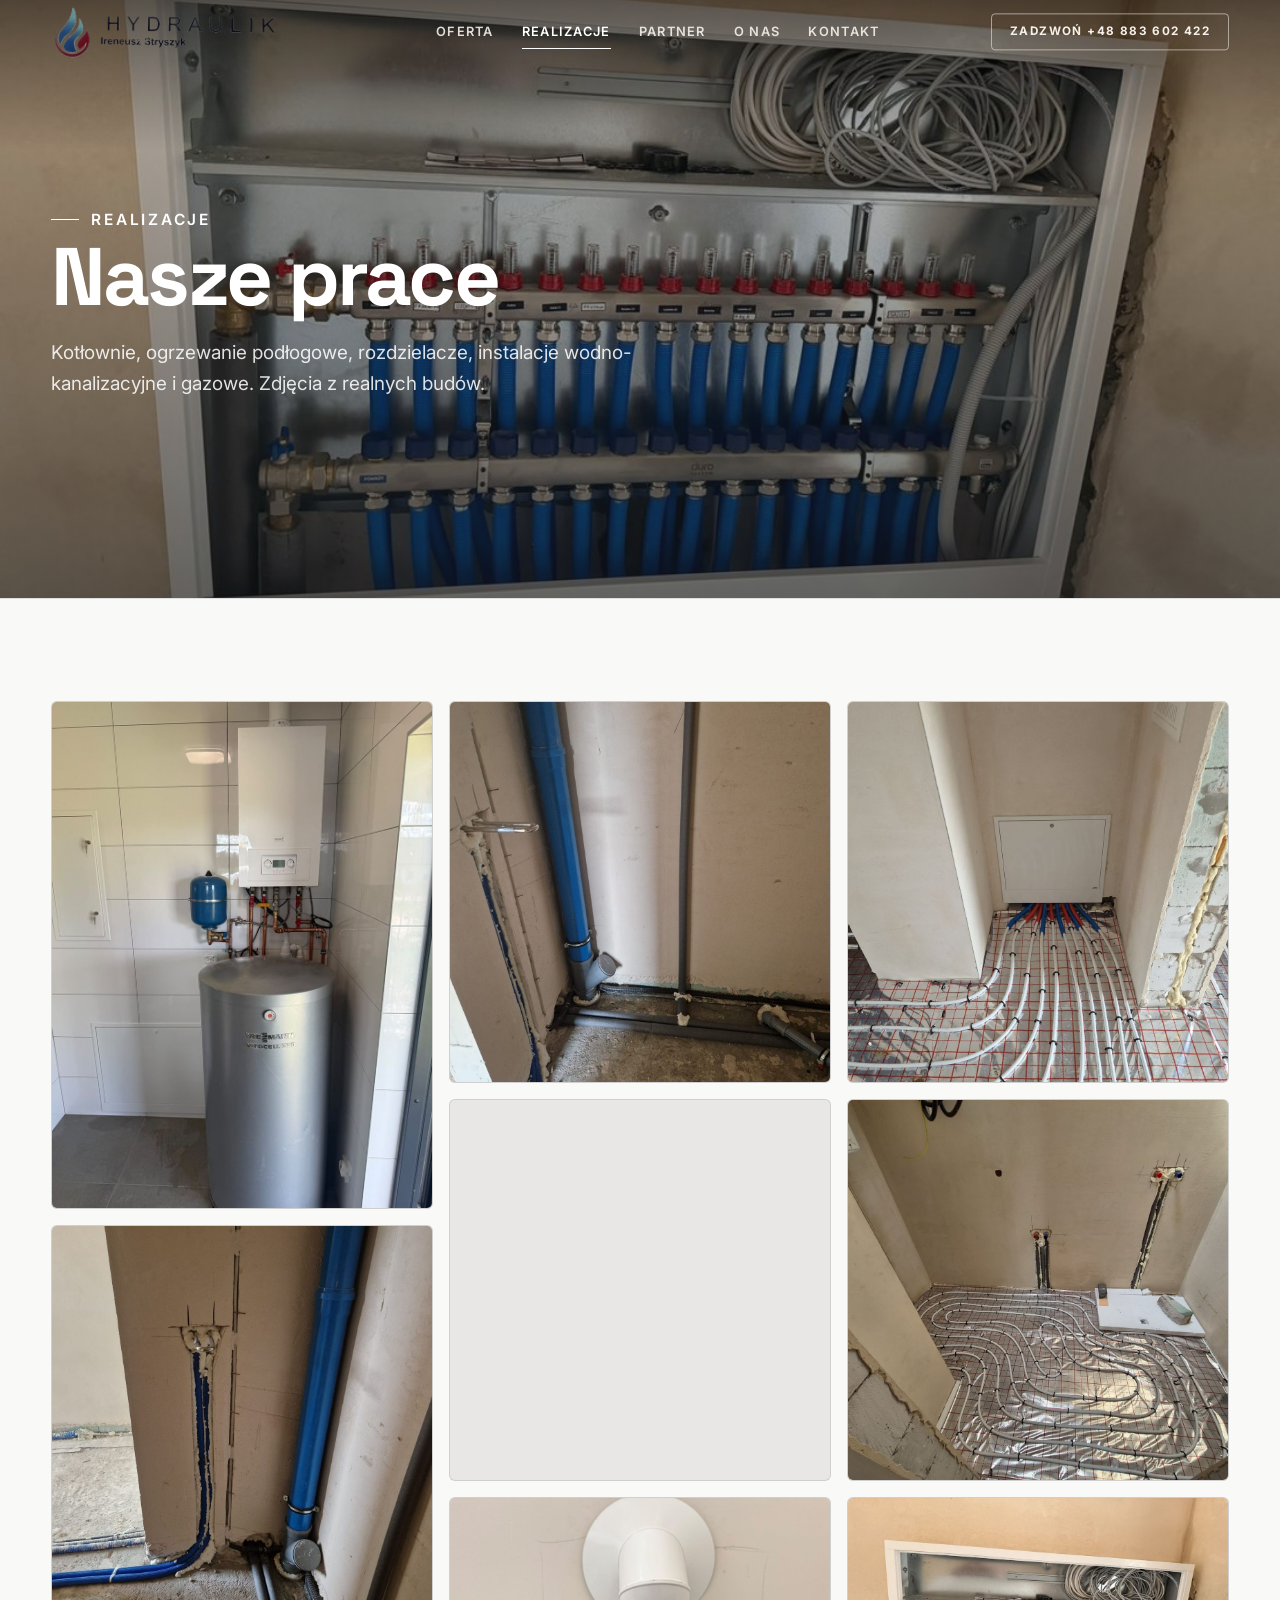
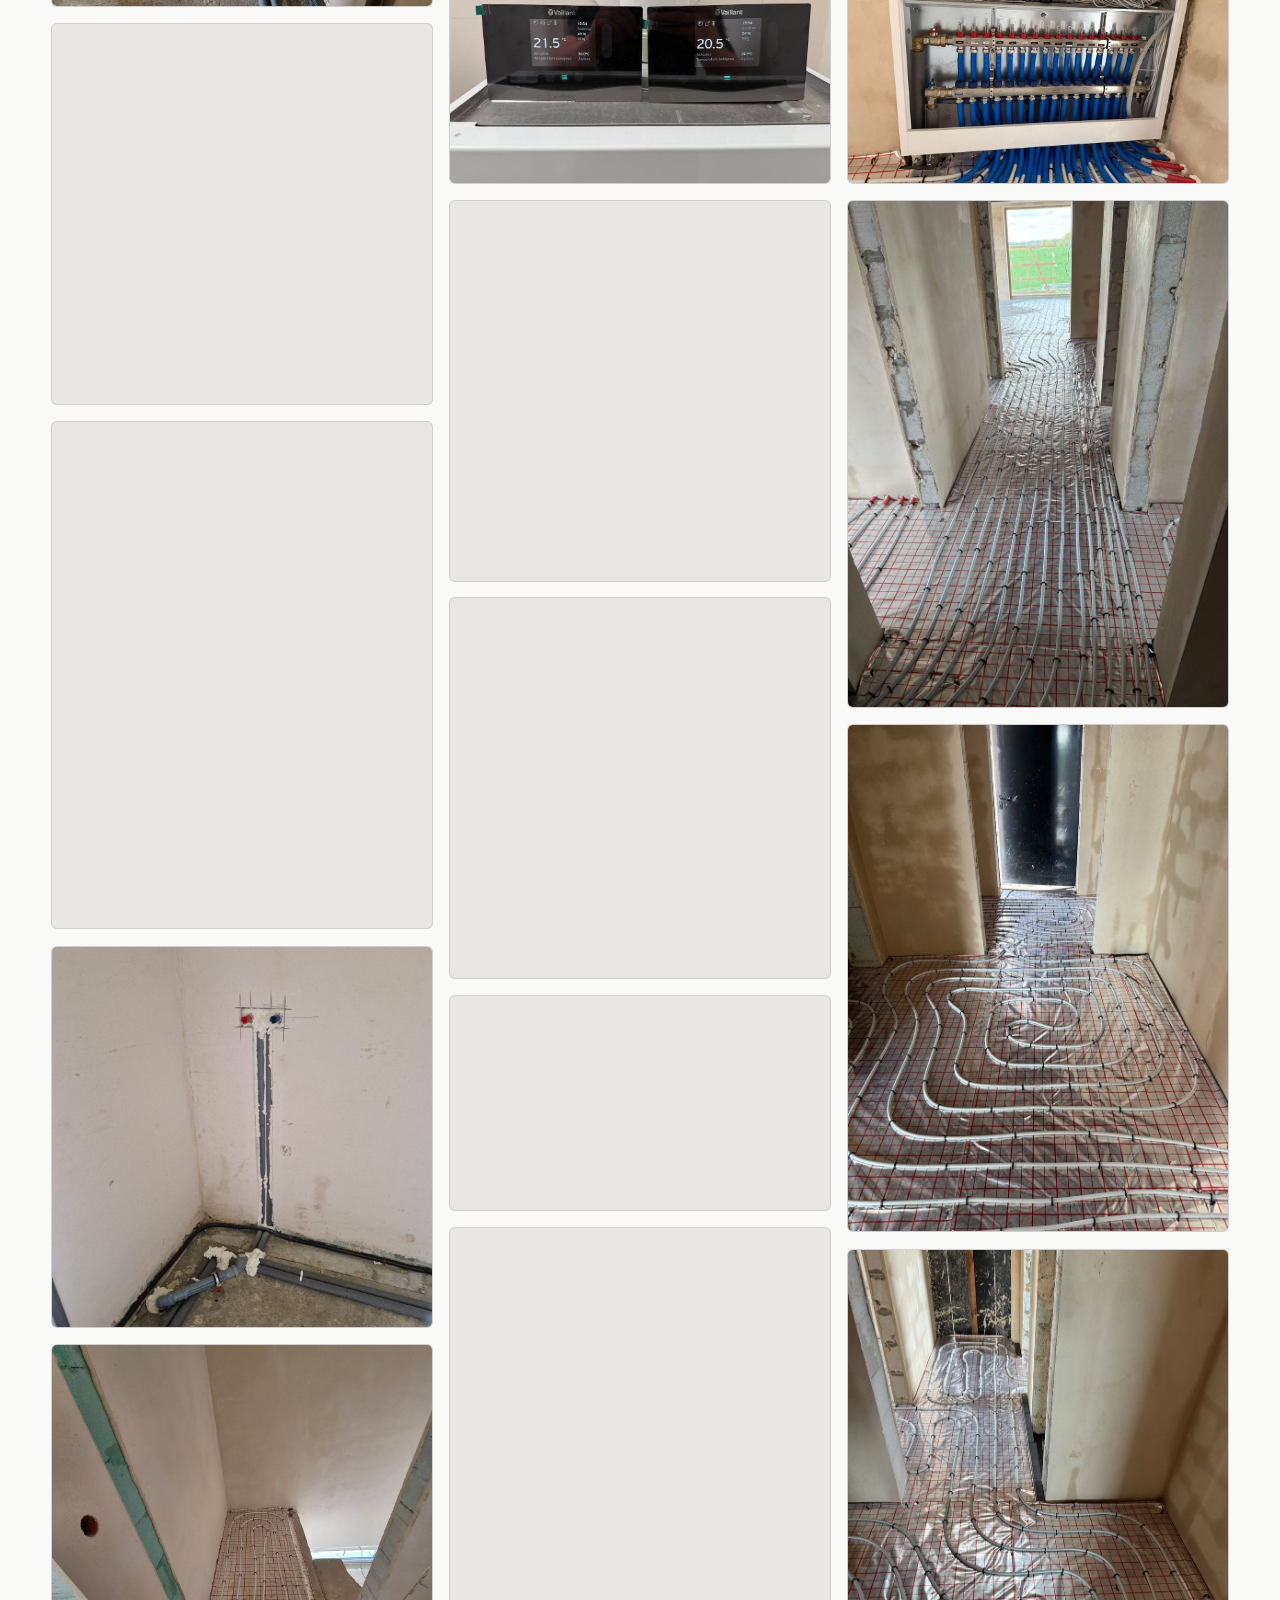
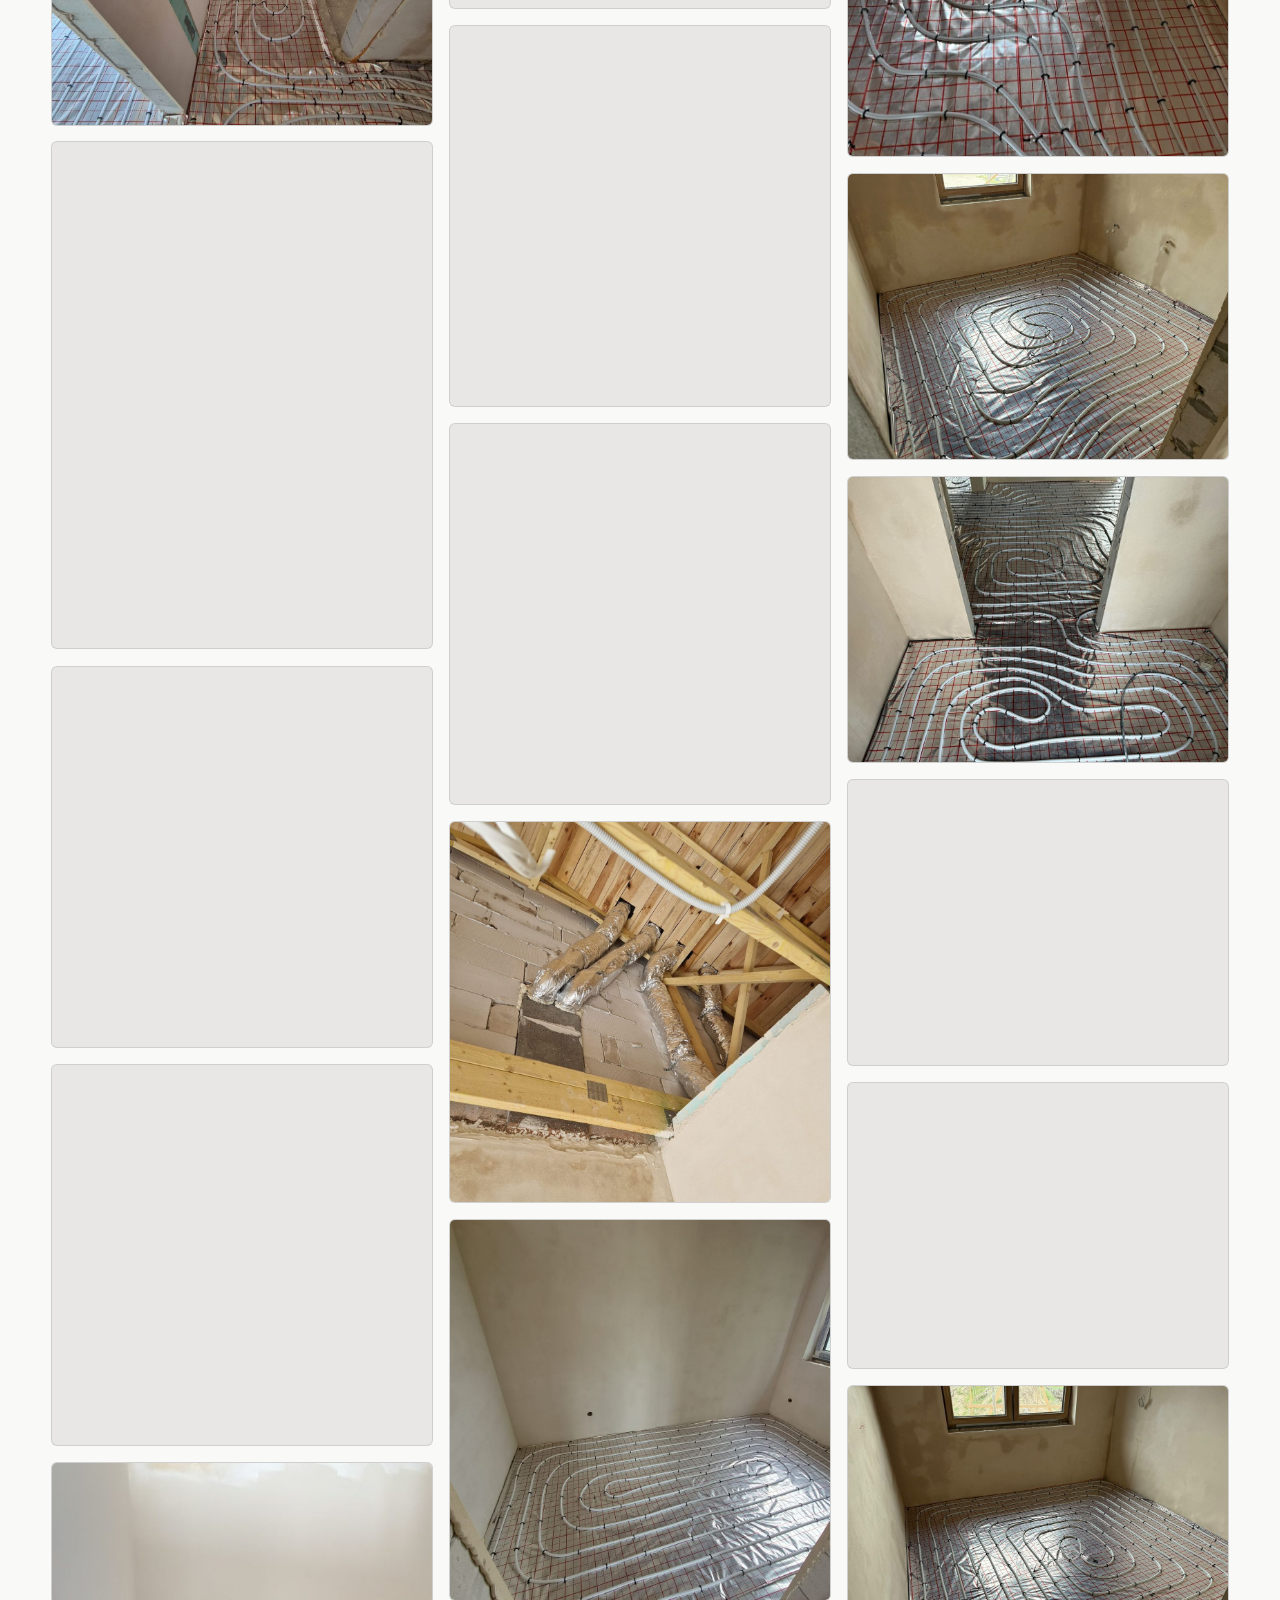
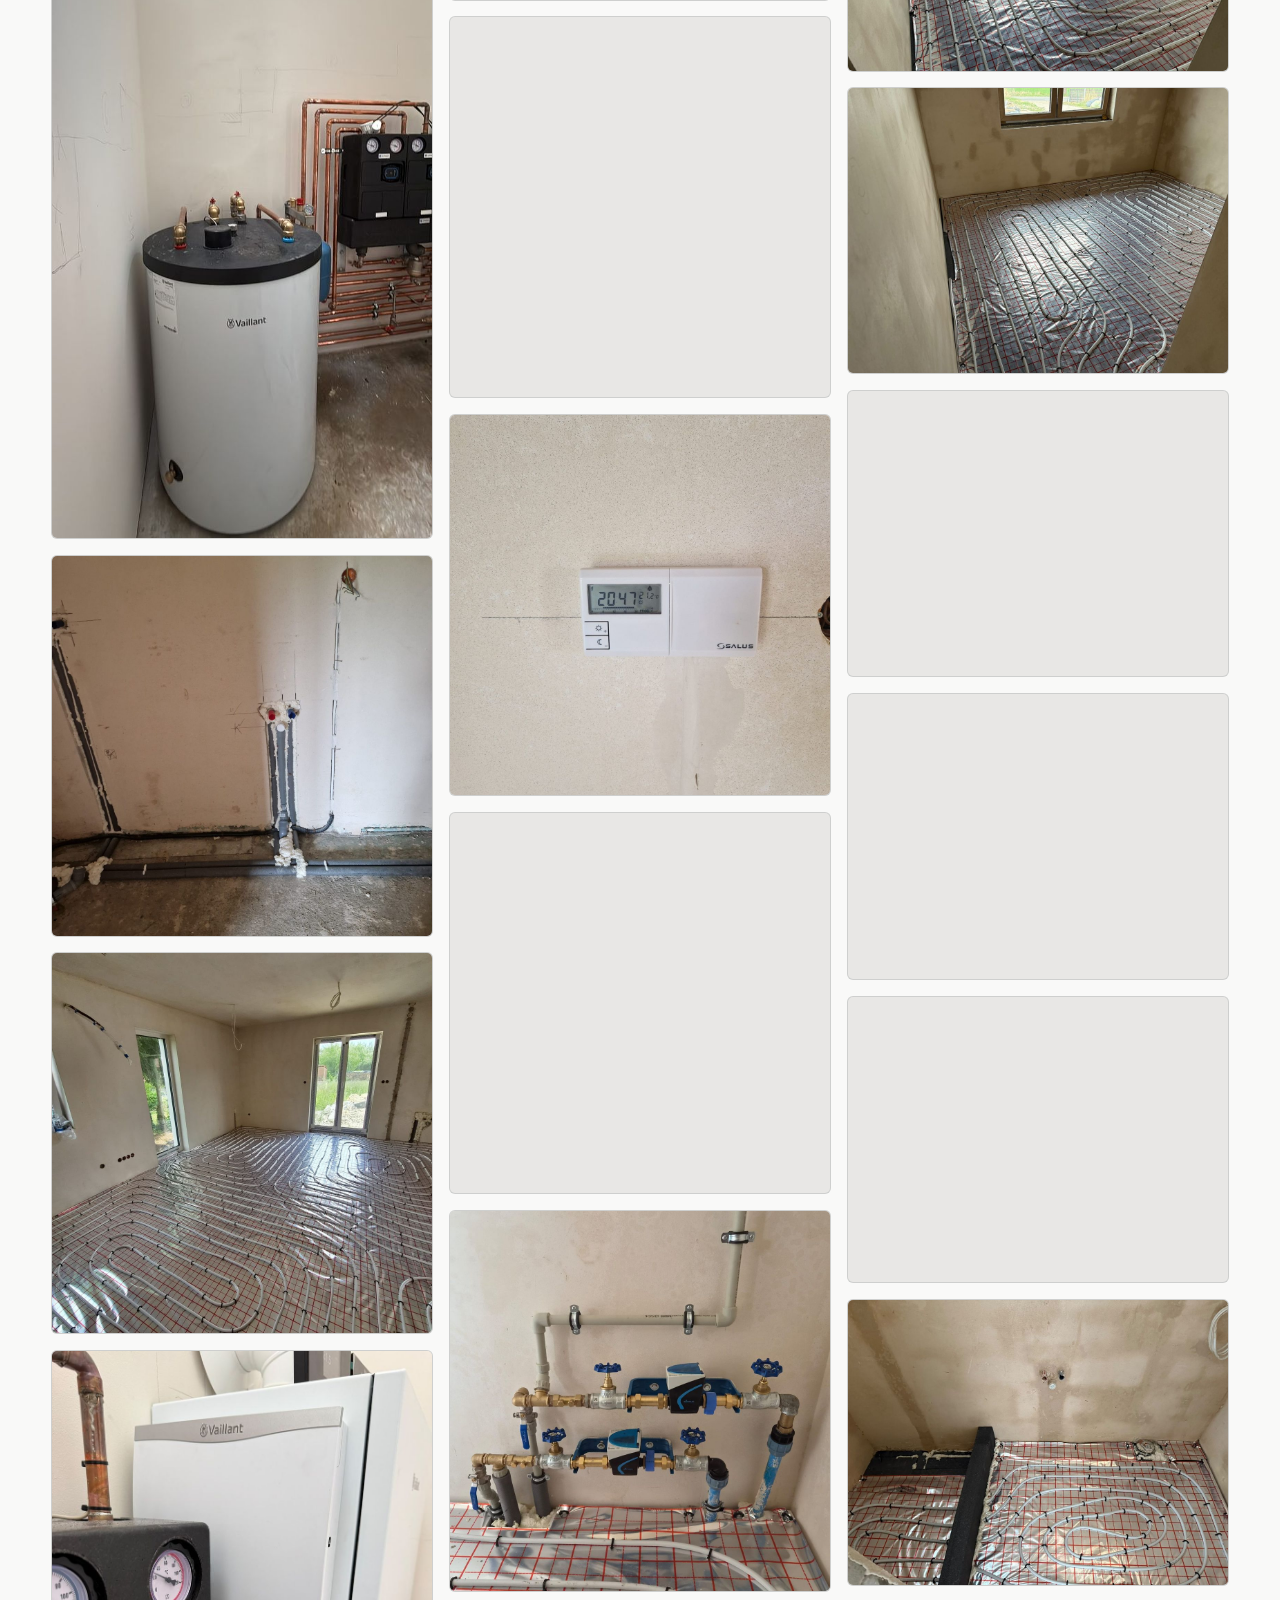
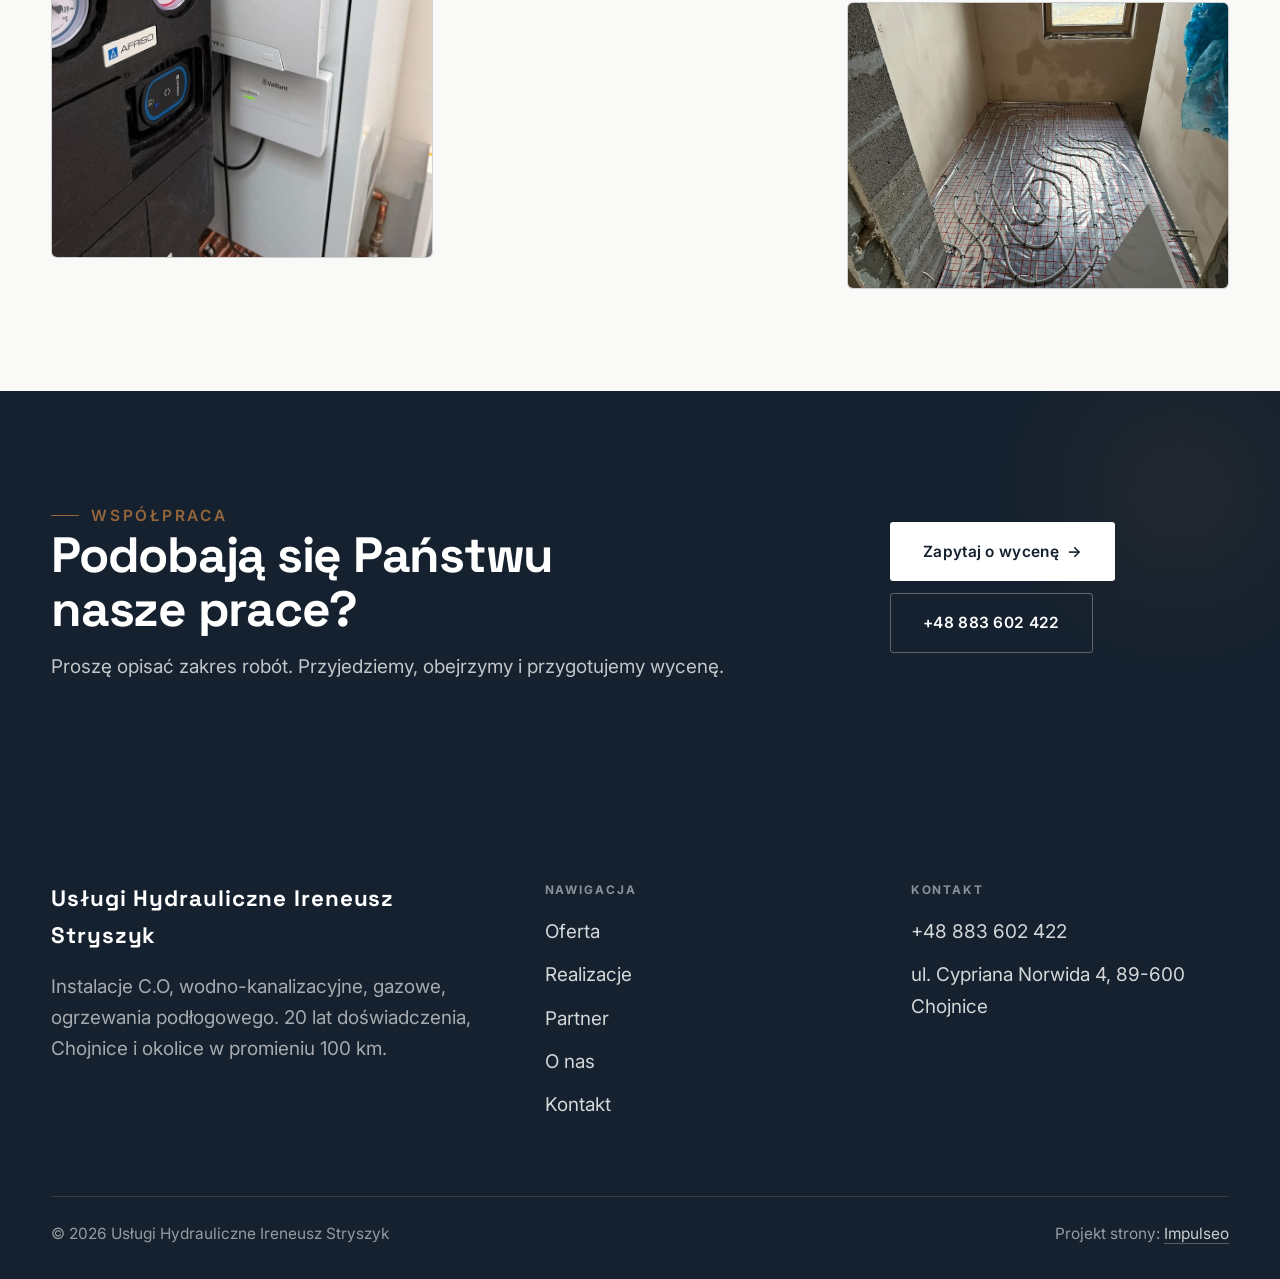
<file: realizacje.html>
<!DOCTYPE html>
<html lang="pl">
<head>
<meta charset="UTF-8">
<meta name="viewport" content="width=device-width, initial-scale=1.0">
<title>Realizacje - Usługi Hydrauliczne Ireneusz Stryszyk</title>
<meta name="description" content="Kotłownie, rozdzielacze, ogrzewanie podłogowe i podejścia wod-kan. Zdjęcia z realnych budów w Chojnicach i okolicy. Tel. +48 883 602 422.">
<link rel="preconnect" href="https://fonts.googleapis.com">
<link rel="preconnect" href="https://fonts.gstatic.com" crossorigin>
<link href="https://fonts.googleapis.com/css2?family=Space+Grotesk:wght@500;600;700&family=Inter:wght@400;500;600&display=swap" rel="stylesheet">
<link rel="canonical" href="https://impulseo-pl.github.io/uslugi-hydrauliczne-ireneusz-stryszyk/realizacje.html">
<link rel="icon" href="img/favicon-32.png" sizes="32x32">
<link rel="apple-touch-icon" href="img/favicon-180.png">
<meta name="theme-color" content="#12181C">
<meta property="og:type" content="website">
<meta property="og:site_name" content="Usługi Hydrauliczne Ireneusz Stryszyk">
<meta property="og:locale" content="pl_PL">
<meta property="og:title" content="Realizacje - Usługi Hydrauliczne Ireneusz Stryszyk">
<meta property="og:description" content="Kotłownie, rozdzielacze, ogrzewanie podłogowe i podejścia wod-kan. Zdjęcia z realnych budów w Chojnicach i okolicy.">
<meta property="og:url" content="https://impulseo-pl.github.io/uslugi-hydrauliczne-ireneusz-stryszyk/realizacje.html">
<meta property="og:image" content="https://impulseo-pl.github.io/uslugi-hydrauliczne-ireneusz-stryszyk/img/og.jpg">
<meta property="og:image:width" content="1200">
<meta property="og:image:height" content="630">
<meta name="twitter:card" content="summary_large_image">
<meta name="twitter:title" content="Realizacje - Usługi Hydrauliczne Ireneusz Stryszyk">
<meta name="twitter:description" content="Kotłownie, rozdzielacze, ogrzewanie podłogowe i podejścia wod-kan. Zdjęcia z realnych budów w Chojnicach i okolicy.">
<meta name="twitter:image" content="https://impulseo-pl.github.io/uslugi-hydrauliczne-ireneusz-stryszyk/img/og.jpg">
<link rel="stylesheet" href="assets/styles.css?v=20260729p">
</head>
<body>

<header class="nav">
  <div class="wrap nav-inner">
    <a class="brand brand-has-logo" href="index.html"><img width="1990" height="560" class="brand-logo" src="img/logo.png" alt="Usługi Hydrauliczne Ireneusz Stryszyk"></a>
    <nav class="nav-links">
      <a href="oferta.html">Oferta</a>
      <a href="realizacje.html" class="active">Realizacje</a>
      <a href="partner.html">Partner</a>
      <a href="o-nas.html">O nas</a>
      <a href="kontakt.html">Kontakt</a>
      <a href="tel:+48883602422" class="btn btn-accent">Zadzwoń +48 883 602 422</a>
    </nav>
    <button class="nav-toggle" aria-label="Menu"><span></span><span></span><span></span></button>
  </div>
</header>

<section class="pagehead">
  <img decoding="async" width="1100" height="825" src="img/foto/f28.jpg" alt="Usługi Hydrauliczne Ireneusz Stryszyk - nasze realizacje">
  <div class="wrap">
    <span class="eyebrow">Realizacje</span>
    <h1>Nasze prace</h1>
    <p>Kotłownie, ogrzewanie podłogowe, rozdzielacze, instalacje wodno-kanalizacyjne i gazowe. Zdjęcia z realnych budów.</p>
  </div>
</section>
<section>
  <div class="wrap">
    <div class="gallery-masonry">
      <div class="m-tile reveal"><img decoding="async" width="825" height="1100" src="img/foto/f45.jpg" alt="Kotłownia po uruchomieniu"></div>
      <div class="m-tile reveal"><img decoding="async" width="1100" height="1100" src="img/foto/f01.jpg" alt="Realizacja - Usługi Hydrauliczne Ireneusz Stryszyk"></div>
      <div class="m-tile reveal"><img decoding="async" width="1100" height="1100" src="img/foto/f13.jpg" alt="Ogrzewanie podłogowe z rozdzielaczem"></div>
      <div class="m-tile reveal"><img decoding="async" width="825" height="1100" src="img/foto/f43.jpg" alt="Kocioł gazowy i zasobnik"></div>
      <div class="m-tile reveal"><img decoding="async" width="1100" height="1100" src="img/foto/f03.jpg" alt="Realizacja - Usługi Hydrauliczne Ireneusz Stryszyk"></div>
      <div class="m-tile reveal"><img decoding="async" width="1100" height="1100" src="img/foto/f12.jpg" alt="Realizacja - Usługi Hydrauliczne Ireneusz Stryszyk"></div>
      <div class="m-tile reveal"><img decoding="async" width="825" height="1100" src="img/foto/f44.jpg" alt="Realizacja - Usługi Hydrauliczne Ireneusz Stryszyk"></div>
      <div class="m-tile reveal"><img decoding="async" width="1100" height="1100" src="img/foto/f05.jpg" alt="Realizacja - Usługi Hydrauliczne Ireneusz Stryszyk"></div>
      <div class="m-tile reveal"><img decoding="async" width="1100" height="1100" src="img/foto/f15.jpg" alt="Realizacja - Usługi Hydrauliczne Ireneusz Stryszyk"></div>
      <div class="m-tile reveal"><img decoding="async" width="619" height="1100" src="img/foto/f24.jpg" alt="Kotłownia Vaillant"></div>
      <div class="m-tile reveal"><img decoding="async" width="1100" height="1100" src="img/foto/f06.jpg" alt="Realizacja - Usługi Hydrauliczne Ireneusz Stryszyk"></div>
      <div class="m-tile reveal"><img decoding="async" width="1100" height="1100" src="img/foto/f16.jpg" alt="Realizacja - Usługi Hydrauliczne Ireneusz Stryszyk" loading="lazy"></div>
      <div class="m-tile reveal"><img decoding="async" width="825" height="1100" src="img/foto/f26.jpg" alt="Pompa ciepła Vaillant" loading="lazy"></div>
      <div class="m-tile reveal"><img decoding="async" width="1100" height="1100" src="img/foto/f10.jpg" alt="Realizacja - Usługi Hydrauliczne Ireneusz Stryszyk" loading="lazy"></div>
      <div class="m-tile reveal"><img decoding="async" width="1100" height="1100" src="img/foto/f17.jpg" alt="Realizacja - Usługi Hydrauliczne Ireneusz Stryszyk" loading="lazy"></div>
      <div class="m-tile reveal"><img decoding="async" width="1100" height="825" src="img/foto/f27.jpg" alt="Sterowniki Vaillant" loading="lazy"></div>
      <div class="m-tile reveal"><img decoding="async" width="1100" height="1100" src="img/foto/f08.jpg" alt="Grzejnik łazienkowy" loading="lazy"></div>
      <div class="m-tile reveal"><img decoding="async" width="1100" height="1100" src="img/foto/f18.jpg" alt="Realizacja - Usługi Hydrauliczne Ireneusz Stryszyk" loading="lazy"></div>
      <div class="m-tile reveal"><img decoding="async" width="1100" height="619" src="img/foto/f25.jpg" alt="Realizacja - Usługi Hydrauliczne Ireneusz Stryszyk" loading="lazy"></div>
      <div class="m-tile reveal"><img decoding="async" width="1100" height="1100" src="img/foto/f11.jpg" alt="Rozprowadzenie kanałów" loading="lazy"></div>
      <div class="m-tile reveal"><img decoding="async" width="1100" height="1100" src="img/foto/f19.jpg" alt="Realizacja - Usługi Hydrauliczne Ireneusz Stryszyk" loading="lazy"></div>
      <div class="m-tile reveal"><img decoding="async" width="1100" height="1100" src="img/foto/f04.jpg" alt="Realizacja - Usługi Hydrauliczne Ireneusz Stryszyk" loading="lazy"></div>
      <div class="m-tile reveal"><img decoding="async" width="1100" height="1100" src="img/foto/f22.jpg" alt="Rozprowadzenie kanałów na poddaszu" loading="lazy"></div>
      <div class="m-tile reveal"><img decoding="async" width="1100" height="1100" src="img/foto/f20.jpg" alt="Realizacja - Usługi Hydrauliczne Ireneusz Stryszyk" loading="lazy"></div>
      <div class="m-tile reveal"><img decoding="async" width="1100" height="1100" src="img/foto/f07.jpg" alt="Realizacja - Usługi Hydrauliczne Ireneusz Stryszyk" loading="lazy"></div>
      <div class="m-tile reveal"><img decoding="async" width="1100" height="1100" src="img/foto/f14.jpg" alt="Sterowanie ogrzewaniem" loading="lazy"></div>
      <div class="m-tile reveal"><img decoding="async" width="1100" height="1100" src="img/foto/f21.jpg" alt="Realizacja - Usługi Hydrauliczne Ireneusz Stryszyk" loading="lazy"></div>
      <div class="m-tile reveal"><img decoding="async" width="1100" height="1100" src="img/foto/f09.jpg" alt="Węzeł wodomierzowy" loading="lazy"></div>
      <div class="m-tile reveal"><img decoding="async" width="1100" height="1100" src="img/foto/f02.jpg" alt="Realizacja - Usługi Hydrauliczne Ireneusz Stryszyk" loading="lazy"></div>
      <div class="m-tile reveal"><img decoding="async" width="1100" height="1100" src="img/foto/f23.jpg" alt="Realizacja - Usługi Hydrauliczne Ireneusz Stryszyk" loading="lazy"></div>
      <div class="m-tile reveal"><img decoding="async" width="1100" height="825" src="img/foto/f28.jpg" alt="Rozdzielacz ogrzewania podłogowego" loading="lazy"></div>
      <div class="m-tile reveal"><img decoding="async" width="825" height="1100" src="img/foto/f29.jpg" alt="Realizacja - Usługi Hydrauliczne Ireneusz Stryszyk" loading="lazy"></div>
      <div class="m-tile reveal"><img decoding="async" width="825" height="1100" src="img/foto/f30.jpg" alt="Realizacja - Usługi Hydrauliczne Ireneusz Stryszyk" loading="lazy"></div>
      <div class="m-tile reveal"><img decoding="async" width="825" height="1100" src="img/foto/f31.jpg" alt="Realizacja - Usługi Hydrauliczne Ireneusz Stryszyk" loading="lazy"></div>
      <div class="m-tile reveal"><img decoding="async" width="1100" height="825" src="img/foto/f32.jpg" alt="Realizacja - Usługi Hydrauliczne Ireneusz Stryszyk" loading="lazy"></div>
      <div class="m-tile reveal"><img decoding="async" width="1100" height="825" src="img/foto/f33.jpg" alt="Realizacja - Usługi Hydrauliczne Ireneusz Stryszyk" loading="lazy"></div>
      <div class="m-tile reveal"><img decoding="async" width="1100" height="825" src="img/foto/f34.jpg" alt="Realizacja - Usługi Hydrauliczne Ireneusz Stryszyk" loading="lazy"></div>
      <div class="m-tile reveal"><img decoding="async" width="1100" height="825" src="img/foto/f35.jpg" alt="Realizacja - Usługi Hydrauliczne Ireneusz Stryszyk" loading="lazy"></div>
      <div class="m-tile reveal"><img decoding="async" width="1100" height="825" src="img/foto/f36.jpg" alt="Realizacja - Usługi Hydrauliczne Ireneusz Stryszyk" loading="lazy"></div>
      <div class="m-tile reveal"><img decoding="async" width="1100" height="825" src="img/foto/f37.jpg" alt="Realizacja - Usługi Hydrauliczne Ireneusz Stryszyk" loading="lazy"></div>
      <div class="m-tile reveal"><img decoding="async" width="1100" height="825" src="img/foto/f38.jpg" alt="Realizacja - Usługi Hydrauliczne Ireneusz Stryszyk" loading="lazy"></div>
      <div class="m-tile reveal"><img decoding="async" width="1100" height="825" src="img/foto/f39.jpg" alt="Realizacja - Usługi Hydrauliczne Ireneusz Stryszyk" loading="lazy"></div>
      <div class="m-tile reveal"><img decoding="async" width="1100" height="825" src="img/foto/f40.jpg" alt="Realizacja - Usługi Hydrauliczne Ireneusz Stryszyk" loading="lazy"></div>
      <div class="m-tile reveal"><img decoding="async" width="1100" height="825" src="img/foto/f41.jpg" alt="Realizacja - Usługi Hydrauliczne Ireneusz Stryszyk" loading="lazy"></div>
      <div class="m-tile reveal"><img decoding="async" width="1100" height="825" src="img/foto/f42.jpg" alt="Realizacja - Usługi Hydrauliczne Ireneusz Stryszyk" loading="lazy"></div>
    </div>
  </div>
</section>
<section class="cta">
  <div class="wrap">
    <div class="reveal">
      <span class="eyebrow">Współpraca</span>
      <h2>Podobają się Państwu nasze prace?</h2>
      <p>Proszę opisać zakres robót. Przyjedziemy, obejrzymy i przygotujemy wycenę.</p>
    </div>
    <div class="cta-actions reveal">
      <a href="kontakt.html" class="btn btn-light">Zapytaj o wycenę <span class="arr">&#8594;</span></a>
      <a href="tel:+48883602422" class="btn btn-ghost" style="color:#fff;border-color:rgba(255,255,255,.3)">+48 883 602 422</a>
    </div>
  </div>
</section>

<footer>
  <div class="wrap">
    <div class="foot-grid">
      <div class="foot-brand">
        <div class="name">Usługi Hydrauliczne Ireneusz Stryszyk</div>
        <p>Instalacje C.O, wodno-kanalizacyjne, gazowe, ogrzewania podłogowego. 20 lat doświadczenia, Chojnice i okolice w promieniu 100 km.</p>
      </div>
      <div class="foot-col">
        <h4>Nawigacja</h4>
        <a href="oferta.html">Oferta</a>
        <a href="realizacje.html">Realizacje</a>
        <a href="partner.html">Partner</a>
        <a href="o-nas.html">O nas</a>
        <a href="kontakt.html">Kontakt</a>
      </div>
      <div class="foot-col">
        <h4>Kontakt</h4>
        <a href="tel:+48883602422">+48 883 602 422</a>
        <p>ul. Cypriana Norwida 4, 89-600 Chojnice</p>
      </div>
    </div>
    <div class="foot-bot">
      <span>&copy; 2026 Usługi Hydrauliczne Ireneusz Stryszyk</span>
      <span>Projekt strony: <a class="foot-credit" href="https://impulseo.pl" target="_blank" rel="noopener">Impulseo</a></span>
    </div>
  </div>
</footer>
<div class="sticky-call"><a class="sc-call" href="tel:+48883602422"><svg class="ico-tel" width="16" height="16" viewBox="0 0 24 24" fill="none" aria-hidden="true"><path d="M6.6 10.8a15.5 15.5 0 0 0 6.6 6.6l2.2-2.2a1 1 0 0 1 1-.24 11.4 11.4 0 0 0 3.6.58 1 1 0 0 1 1 1V20a1 1 0 0 1-1 1A17 17 0 0 1 3 4a1 1 0 0 1 1-1h3.5a1 1 0 0 1 1 1c0 1.25.2 2.46.58 3.6a1 1 0 0 1-.25 1l-2.23 2.2Z" fill="currentColor"/></svg> Zadzwoń</a><a class="sc-quote" href="kontakt.html">Bezpłatna wycena</a></div>

<script src="assets/main.js?v=20260729p"></script>
</body>
</html>
</file>
<file: assets/styles.css>
/* ============================================================
   STOLBASZ — premium, architektoniczny B2B fit-out
   Jasna paleta, zero brązu. System wg premium-web-craft.
   Projekt strony: Impulseo (impulseo.pl)
   ============================================================ */

:root{
  /* PALETA — jasna, architektoniczna, chłodna */
  --paper:#F4F6F8;          /* główne tło */
  --paper-2:#E7EBEF;        /* sekcje alternatywne (chłodny jasny szary) */
  --paper-3:#E7EBEF;        /* delikatne wypełnienia */
  --ink:#15212E;            /* tekst główny — chłodny grafit */
  --ink-soft:#243443;       /* nagłówki drugorzędne */
  --muted:#6B7785;          /* tekst poboczny */
  --line:rgba(21,33,46,.12);/* hairline */
  --accent:#E8A317;         /* stonowany petrol-slate — jedyny akcent */
  --accent-d:#C9870C;
  --accent-soft:rgba(232,163,23,.10);
  --dark:#15212E;           /* sekcje ciemne (stopka/CTA) */

  /* ODSTĘPY — skala 4/8 */
  --space-1:4px; --space-2:8px; --space-3:12px; --space-4:16px; --space-5:24px;
  --space-6:32px; --space-7:48px; --space-8:64px; --space-9:96px; --space-10:128px;

  /* TYPOGRAFIA — fluid clamp() (skala podbita 16.07.2026: większe, czytelniejsze litery — uwaga Adama) */
  --text-sm:clamp(.9rem,.87rem + .12vw,1rem);
  --text-base:clamp(1.08rem,1.04rem + .18vw,1.2rem);
  --text-lg:clamp(1.24rem,1.15rem + .34vw,1.44rem);
  --text-h3:clamp(1.34rem,1.22rem + .55vw,1.66rem);
  --text-h2:clamp(2.1rem,1.66rem + 2.1vw,3.1rem);
  --text-h1:clamp(2.9rem,2.1rem + 4vw,5.1rem);

  /* PROMIENIE — architektoniczne, raczej ostre */
  --r-sm:3px; --r-md:6px; --r-lg:10px;

  /* RUCH */
  --ease:cubic-bezier(.25,.46,.45,.94); --dur:.24s;

  /* CIENIE — miękkie, warstwowe */
  --sh-sm:0 1px 2px rgba(16,24,32,.04), 0 2px 8px rgba(16,24,32,.05);
  --sh-md:0 2px 6px rgba(16,24,32,.05), 0 12px 28px -8px rgba(16,24,32,.12);
  --sh-lg:0 6px 14px rgba(16,24,32,.07), 0 26px 56px -18px rgba(16,24,32,.22);

  --hairline:1px solid var(--line);

  --font-display:'Space Grotesk','Inter',sans-serif;
  --font-body:'Inter',sans-serif;
}

*{box-sizing:border-box;margin:0;padding:0}
html{scroll-behavior:smooth}
body{
  font-family:var(--font-body);
  font-size:var(--text-base);
  line-height:1.65;
  color:var(--ink);
  background:var(--paper);
  -webkit-font-smoothing:antialiased;
  text-rendering:optimizeLegibility;
}
img{max-width:100%;display:block}
a{color:inherit;text-decoration:none}

.wrap{width:min(92%,1180px);margin-inline:auto}
section{padding-block:clamp(52px,6.5vw,96px)}

h1,h2,h3{font-family:var(--font-display);font-weight:700;line-height:1.08;letter-spacing:-.02em;color:var(--ink)}
h1{font-size:var(--text-h1);letter-spacing:-.035em}
h2{font-size:var(--text-h2);letter-spacing:-.025em}
h3{font-size:var(--text-h3)}
p{max-width:65ch}

.eyebrow{
  font-family:var(--font-body);
  font-size:var(--text-sm);
  font-weight:600;
  letter-spacing:.18em;
  text-transform:uppercase;
  color:var(--accent);
  display:inline-flex;align-items:center;gap:var(--space-3);
}
.eyebrow::before{content:"";width:28px;height:1px;background:var(--accent);display:inline-block}

.muted{color:var(--muted)}
.lead{font-size:var(--text-lg);line-height:1.55;color:var(--ink-soft);max-width:50ch}

/* ---------- BUTTONS ---------- */
.btn{
  display:inline-flex;align-items:center;gap:var(--space-2);
  font-weight:600;font-size:var(--text-sm);letter-spacing:.02em;
  padding:var(--space-4) var(--space-6);
  border-radius:var(--r-sm);
  transition:transform var(--dur) var(--ease),box-shadow var(--dur) var(--ease),background var(--dur) var(--ease);
  cursor:pointer;border:1px solid transparent;
}
.btn-accent{background:var(--accent);color:#fff;box-shadow:var(--sh-sm)}
.btn-accent:hover{background:var(--accent-d);transform:translateY(-2px);box-shadow:var(--sh-md)}
.btn-accent:active{transform:translateY(0);box-shadow:var(--sh-sm)}
.btn-ghost{background:transparent;color:var(--ink);border-color:var(--line)}
.btn-ghost:hover{border-color:var(--accent);color:var(--accent);transform:translateY(-2px)}
.btn-light{background:#fff;color:var(--ink);box-shadow:var(--sh-sm)}
.btn-light:hover{transform:translateY(-2px);box-shadow:var(--sh-md)}
.btn .arr{transition:transform var(--dur) var(--ease)}
.btn:hover .arr{transform:translateX(4px)}

/* ---------- NAV ---------- */
.nav{
  position:sticky;top:0;z-index:50;
  background:color-mix(in srgb,var(--paper) 88%,transparent);
  backdrop-filter:saturate(140%) blur(10px);
  border-bottom:var(--hairline);
}
.nav-inner{display:flex;align-items:center;justify-content:space-between;height:72px}
.brand{display:flex;flex-direction:column;line-height:1}
.brand .name{font-family:var(--font-display);font-weight:800;font-size:1.35rem;letter-spacing:.04em}
.brand .sub{font-size:.62rem;letter-spacing:.34em;text-transform:uppercase;color:var(--muted);margin-top:5px}
.nav-links{display:flex;align-items:center;gap:var(--space-6)}
.nav-links a{font-size:var(--text-sm);font-weight:500;color:var(--ink-soft);position:relative;padding-block:4px;transition:color var(--dur) var(--ease)}
.nav-links a::after{content:"";position:absolute;left:0;bottom:0;width:0;height:1.5px;background:var(--accent);transition:width var(--dur) var(--ease)}
.nav-links a:hover,.nav-links a.active{color:var(--ink)}
.nav-links a:hover::after,.nav-links a.active::after{width:100%}
.nav-links .btn{padding:var(--space-2) var(--space-5)}
/* przyciski w nav: właściwy kolor (przebij .nav-links a) + bez podkreślenia */
.nav-links a.btn-accent{color:#fff}
.nav-links a.btn-ghost,.nav-links a.btn-light{color:var(--ink)}
.nav-links a.btn::after{display:none}
.nav-toggle{display:none;background:none;border:none;cursor:pointer;flex-direction:column;gap:5px;padding:8px}
.nav-toggle span{width:24px;height:2px;background:var(--ink);transition:var(--dur)}

/* ---------- HERO (split) ---------- */
.hero{position:relative;overflow:hidden;border-bottom:var(--hairline)}
.hero-grid{display:grid;grid-template-columns:1.05fr .95fr;gap:clamp(24px,4vw,60px);align-items:center;
  padding-block:clamp(36px,4.5vw,64px)}
.hero-copy .eyebrow{margin-bottom:var(--space-5)}
.hero-copy h1{margin-bottom:var(--space-5)}
.hero-copy .lead{margin-bottom:var(--space-7)}
.hero-actions{display:flex;flex-wrap:wrap;gap:var(--space-4)}
.hero-art{position:relative;aspect-ratio:4/3;border-radius:var(--r-lg);overflow:hidden;box-shadow:var(--sh-lg)}
.hero-art img{width:100%;height:100%;object-fit:cover}
.hero-art::after{content:"";position:absolute;inset:0;background:linear-gradient(180deg,transparent 55%,rgba(18,24,28,.28))}
.hero-badge{position:absolute;left:var(--space-5);bottom:var(--space-5);z-index:2;
  background:rgba(252,252,251,.94);backdrop-filter:blur(4px);
  border-radius:var(--r-md);padding:var(--space-4) var(--space-5);box-shadow:var(--sh-md);max-width:78%}
.hero-badge strong{display:block;font-family:var(--font-display);font-size:1rem;letter-spacing:-.01em}
.hero-badge span{font-size:var(--text-sm);color:var(--muted)}

/* ---------- HERO duży / kinowy (strona główna) ---------- */
.hero-cine{position:relative;min-height:clamp(560px,82vh,840px);min-height:clamp(560px,82svh,840px);display:flex;align-items:center;overflow:hidden;border-bottom:var(--hairline)}
.hero-cine>img{position:absolute;inset:0;width:100%;height:100%;object-fit:cover;z-index:0}
.hero-cine::after{content:"";position:absolute;inset:0;z-index:1;
  background:linear-gradient(95deg,rgba(13,18,23,.86) 0%,rgba(13,18,23,.64) 32%,rgba(13,18,23,.24) 62%,rgba(13,18,23,.04) 100%)}
.hero-cine .wrap{position:relative;z-index:2;padding-block:var(--space-8)}
.hero-cine .hero-copy{max-width:660px}
.hero-cine .eyebrow{color:#fff;margin-bottom:var(--space-5)}
.hero-cine .eyebrow::before{background:#fff}
.hero-cine h1{color:#fff;margin-bottom:var(--space-5);font-size:clamp(2.9rem,2rem + 4.4vw,5.2rem)}
.hero-cine .lead{color:rgba(255,255,255,.92);max-width:48ch;margin-bottom:var(--space-7)}
.hero-cine .hero-actions{display:flex;flex-wrap:wrap;gap:var(--space-4)}
@media(max-width:680px){
  .hero-cine{min-height:clamp(520px,76vh,640px);min-height:clamp(520px,76svh,640px);align-items:flex-end}
  .hero-cine::after{background:linear-gradient(0deg,rgba(13,18,23,.9) 6%,rgba(13,18,23,.45) 55%,rgba(13,18,23,.25) 100%)}
  .hero-cine .wrap{padding-bottom:var(--space-9)}
}

/* full-bleed hero variant (podstrony) */
.pagehead{position:relative;min-height:46vh;min-height:46svh;display:flex;align-items:flex-end;overflow:hidden;border-bottom:var(--hairline)}
.pagehead img{position:absolute;inset:0;width:100%;height:100%;object-fit:cover}
.pagehead::after{content:"";position:absolute;inset:0;background:linear-gradient(180deg,rgba(18,24,28,.25),rgba(18,24,28,.62))}
.pagehead .wrap{position:relative;z-index:2;padding-block:var(--space-9);color:#fff}
.pagehead h1{color:#fff;max-width:18ch}
.pagehead .eyebrow{color:#fff}
.pagehead .eyebrow::before{background:#fff}
.pagehead p{color:rgba(255,255,255,.86);margin-top:var(--space-4);max-width:54ch}

/* ---------- STRIP (pasek skrótów / liczby) ---------- */
.strip{background:var(--dark);color:#fff}
.strip .wrap{display:grid;grid-template-columns:repeat(4,1fr);gap:var(--space-6);padding-block:var(--space-8)}
.strip .item .k{font-family:var(--font-display);font-size:clamp(1.6rem,1.2rem + 1.4vw,2.4rem);font-weight:800;letter-spacing:-.02em;color:#fff}
.strip .item .v{font-size:var(--text-sm);color:rgba(255,255,255,.66);margin-top:var(--space-2);line-height:1.45}
.strip .item{border-left:2px solid var(--accent);padding-left:var(--space-5)}

/* ---------- SECTION HEAD ---------- */
.head{max-width:48rem;margin-bottom:var(--space-8)}
.head.center{margin-inline:auto;text-align:center}
.head .eyebrow{margin-bottom:var(--space-4)}
.head h2{margin-bottom:var(--space-4)}
.head p{color:var(--muted);font-size:var(--text-lg);line-height:1.55}
.head.center p{margin-inline:auto}

/* ---------- INTRO SPLIT ---------- */
.split{display:grid;grid-template-columns:.92fr 1.08fr;gap:clamp(28px,5vw,80px);align-items:center}
.split.rev{grid-template-columns:1.08fr .92fr}
.split.rev .split-art{order:-1}
.split-art{position:relative;aspect-ratio:5/4;border-radius:var(--r-lg);overflow:hidden;box-shadow:var(--sh-lg)}
.split-art img{width:100%;height:100%;object-fit:cover}
.split-copy h2{margin-bottom:var(--space-5)}
.split-copy p+p{margin-top:var(--space-4)}
.split-copy .btn{margin-top:var(--space-6)}

/* ---------- SERVICES (zakres) ---------- */
.svc-grid{display:grid;grid-template-columns:repeat(auto-fit,minmax(280px,1fr));gap:var(--space-5)}
.svc{background:#fff;border:var(--hairline);border-radius:var(--r-md);padding:var(--space-7) var(--space-6);
  transition:transform var(--dur) var(--ease),box-shadow var(--dur) var(--ease),border-color var(--dur) var(--ease);
  position:relative;overflow:hidden}
.svc::before{content:"";position:absolute;left:0;top:0;width:3px;height:0;background:var(--accent);transition:height var(--dur) var(--ease)}
.svc:hover{transform:translateY(-4px);box-shadow:var(--sh-md);border-color:transparent}
.svc:hover::before{height:100%}
.svc .ic{font-family:var(--font-display);font-size:.8rem;font-weight:700;letter-spacing:.12em;color:var(--accent);margin-bottom:var(--space-4)}
.svc h3{margin-bottom:var(--space-3);font-size:1.22rem}
.svc p{color:var(--muted);font-size:var(--text-base);line-height:1.6}

/* big detailed service rows */
.svc-row{display:grid;grid-template-columns:.8fr 1.2fr;gap:clamp(20px,4vw,60px);align-items:center;padding-block:var(--space-8)}
.svc-row+.svc-row{border-top:var(--hairline)}
.svc-row.rev{grid-template-columns:1.2fr .8fr}
.svc-row.rev .svc-row-art{order:-1}
.svc-row-art{aspect-ratio:4/3;border-radius:var(--r-md);overflow:hidden;box-shadow:var(--sh-md)}
.svc-row-art img{width:100%;height:100%;object-fit:cover}
.svc-row h3{font-size:1.5rem;margin-bottom:var(--space-4)}
.svc-row .num{font-family:var(--font-display);font-size:.85rem;font-weight:700;letter-spacing:.14em;color:var(--accent);display:block;margin-bottom:var(--space-3)}
.svc-row ul{list-style:none;margin-top:var(--space-4);display:flex;flex-direction:column;gap:var(--space-2)}
.svc-row li{position:relative;padding-left:var(--space-5);color:var(--muted);font-size:var(--text-base)}
.svc-row li::before{content:"";position:absolute;left:0;top:.62em;width:8px;height:1px;background:var(--accent)}

/* ---------- GALLERY (realizacje) ---------- */
.gallery{display:grid;grid-template-columns:repeat(12,1fr);gap:var(--space-4);grid-auto-rows:200px}
/* GALERIA MASONRY — pionowe zdjęcia (portrety beauty/wellness) bez przycinania: kolumny, height auto */
.gallery-masonry{column-count:3;column-gap:var(--space-4)}
@media(max-width:900px){.gallery-masonry{column-count:2}}
@media(max-width:560px){.gallery-masonry{column-count:1}}
.gallery-masonry .m-tile{break-inside:avoid;margin:0 0 var(--space-4);padding:0;position:relative;overflow:hidden;border-radius:var(--r-md);border:1px solid var(--line)}
.gallery-masonry .m-tile img{width:100%;height:auto;display:block}
.gallery-masonry .m-tile .cap{position:absolute;left:0;right:0;bottom:0;padding:var(--space-4);color:#fff;background:linear-gradient(0deg,rgba(0,0,0,.55),transparent);font-size:var(--text-sm)}
.gallery-masonry .m-tile .cap small{display:block;font-weight:400;opacity:.78;letter-spacing:.04em;text-transform:uppercase;font-size:.66rem;margin-top:3px}
.tile{position:relative;overflow:hidden;border-radius:var(--r-md);box-shadow:var(--sh-sm);
  transition:transform var(--dur) var(--ease),box-shadow var(--dur) var(--ease)}
.tile img{width:100%;height:100%;object-fit:cover;transition:transform .6s var(--ease)}
.tile:hover{box-shadow:var(--sh-md)}
.tile:hover img{transform:scale(1.05)}
.tile .cap{position:absolute;left:0;right:0;bottom:0;padding:var(--space-5) var(--space-4) var(--space-4);
  background:linear-gradient(transparent,rgba(18,24,28,.78));color:#fff;
  font-size:var(--text-sm);font-weight:600;letter-spacing:.01em;
  opacity:0;transform:translateY(8px);transition:var(--dur) var(--ease)}
.tile:hover .cap{opacity:1;transform:translateY(0)}
.tile .cap small{display:block;font-weight:400;opacity:.78;letter-spacing:.04em;text-transform:uppercase;font-size:.66rem;margin-top:3px}
/* bento spans */
.t-wide{grid-column:span 6}
.t-tall{grid-column:span 6;grid-row:span 2}
.t-std{grid-column:span 6}
.t-third{grid-column:span 4}
.t-two3{grid-column:span 8}

/* ---------- TRUST / WIARYGODNOŚĆ ---------- */
.trust{background:var(--paper-2)}
.trust-grid{display:grid;grid-template-columns:repeat(auto-fit,minmax(240px,1fr));gap:var(--space-5);margin-top:var(--space-7)}
.trust-card{background:#fff;border-radius:var(--r-md);padding:var(--space-7) var(--space-6);box-shadow:var(--sh-sm);border-top:3px solid var(--accent)}
.trust-card .big{font-family:var(--font-display);font-size:clamp(1.8rem,1.3rem + 1.6vw,2.6rem);font-weight:800;letter-spacing:-.02em;color:var(--ink);line-height:1}
.trust-card h3{font-size:1.12rem;margin:var(--space-3) 0 var(--space-2)}
.trust-card p{color:var(--muted);font-size:var(--text-base);line-height:1.55}

/* ---------- CTA band ---------- */
.cta{background:var(--dark);color:#fff;position:relative;overflow:hidden}
.cta .wrap{display:grid;grid-template-columns:1.4fr .6fr;gap:var(--space-7);align-items:center;position:relative;z-index:2}
.cta h2{color:#fff;max-width:20ch}
.cta p{color:rgba(255,255,255,.74);margin-top:var(--space-4)}
.cta-actions{display:flex;flex-direction:column;gap:var(--space-3);align-items:flex-start}
.cta::before{content:"";position:absolute;right:-80px;top:-80px;width:360px;height:360px;border-radius:50%;
  background:radial-gradient(circle,var(--accent-soft),transparent 70%)}

/* ---------- CONTACT ---------- */
.contact-grid{display:grid;grid-template-columns:.85fr 1.15fr;gap:clamp(28px,4vw,56px);align-items:start}
.info-list{display:flex;flex-direction:column;gap:var(--space-2)}
.info-row{display:flex;gap:var(--space-4);align-items:flex-start;padding-block:var(--space-4);border-bottom:var(--hairline)}
.info-row .ic{flex:none;width:42px;height:42px;display:grid;place-items:center;border-radius:50%;
  background:var(--accent-soft);color:var(--accent);font-size:1.05rem}
.info-row .lbl{font-size:.72rem;letter-spacing:.14em;text-transform:uppercase;color:var(--muted)}
.info-row .val{font-weight:600;font-size:var(--text-base);margin-top:2px}
.info-row a.val:hover{color:var(--accent)}
.map{border:none;border-radius:var(--r-lg);box-shadow:var(--sh-md);width:100%;height:100%;min-height:380px;filter:grayscale(.2) contrast(1.02)}
.form{background:#fff;border:var(--hairline);border-radius:var(--r-lg);padding:clamp(24px,3vw,40px);box-shadow:var(--sh-sm)}
.form .fld{margin-bottom:var(--space-5)}
.form label{display:block;font-size:var(--text-sm);font-weight:600;margin-bottom:var(--space-2)}
.form input,.form textarea{width:100%;font-family:inherit;font-size:var(--text-base);color:var(--ink);
  padding:var(--space-4);border:var(--hairline);border-radius:var(--r-sm);background:var(--paper);transition:border-color var(--dur)}
.form input:focus,.form textarea:focus{outline:none;border-color:var(--accent);background:#fff}
.form textarea{resize:vertical;min-height:120px}
.form .note{font-size:var(--text-sm);color:var(--muted);margin-top:var(--space-3)}

/* ---------- FOOTER ---------- */
footer{background:var(--dark);color:#fff;padding-block:var(--space-9) var(--space-6)}
.foot-grid{display:grid;grid-template-columns:1.4fr 1fr 1fr;gap:var(--space-7);margin-bottom:var(--space-8)}
.foot-brand .name{font-family:var(--font-display);font-weight:800;font-size:1.4rem;letter-spacing:.04em}
.foot-brand p{color:rgba(255,255,255,.62);margin-top:var(--space-4);font-size:var(--text-base);max-width:38ch}
.foot-col h4{font-size:.74rem;letter-spacing:.16em;text-transform:uppercase;color:rgba(255,255,255,.5);margin-bottom:var(--space-4)}
.foot-col a,.foot-col p{display:block;color:rgba(255,255,255,.82);font-size:var(--text-base);margin-bottom:var(--space-3)}
.foot-col a:hover{color:#fff}
.foot-bot{border-top:1px solid rgba(255,255,255,.12);padding-top:var(--space-5);display:flex;justify-content:space-between;flex-wrap:wrap;gap:var(--space-3);
  font-size:var(--text-sm);color:rgba(255,255,255,.55)}
.foot-bot a:hover{color:#fff}

/* ---------- REVEAL ---------- */
.reveal{opacity:0;transform:translateY(22px);transition:opacity .6s var(--ease),transform .6s var(--ease)}
.reveal.in{opacity:1;transform:none}

/* ---------- RESPONSIVE ---------- */
@media(max-width:920px){
  .hero-grid,.split,.split.rev,.svc-row,.svc-row.rev,.cta .wrap,.contact-grid,.foot-grid{grid-template-columns:1fr}
  .split.rev .split-art,.svc-row.rev .svc-row-art{order:0}
  .hero-art{aspect-ratio:16/10;max-height:420px}
  .strip .wrap{grid-template-columns:repeat(2,1fr);gap:var(--space-7)}
  .gallery{grid-auto-rows:180px}
  .t-wide,.t-tall,.t-std,.t-third,.t-two3{grid-column:span 6}
  .t-tall{grid-row:span 1}
  .cta-actions{flex-direction:row;flex-wrap:wrap}
  .foot-grid{gap:var(--space-6)}
}
@media(max-width:680px){
  .nav-links{position:fixed;inset:72px 0 auto 0;background:var(--paper);flex-direction:column;align-items:stretch;
    gap:0;padding:var(--space-4) 6%;border-bottom:var(--hairline);box-shadow:var(--sh-md);
    transform:translateY(-120%);transition:transform var(--dur) var(--ease)}
  .nav-links.open{transform:translateY(0)}
  .nav-links a{padding-block:var(--space-4);border-bottom:var(--hairline)}
  .nav-links .btn{margin-top:var(--space-3);justify-content:center}
  .nav-toggle{display:flex}
  .strip .wrap{grid-template-columns:1fr}
  .gallery{grid-template-columns:repeat(6,1fr)}
  .foot-grid{grid-template-columns:1fr}
}
@media(prefers-reduced-motion:reduce){
  *{animation-duration:.01ms!important;transition:none!important}
  .reveal{opacity:1!important;transform:none!important}
  html{scroll-behavior:auto}
}

/* ============================================================
   PREMIUM LAYER — destylat deep-researchu branż (anty-AI, spokój).
   Zmienne STOLBASZ (--accent/--ink/--paper/--line/--dark). Ruch ledwo
   zauważalny, krzywa cubic-bezier(.16,.84,.44,1); prefers-reduced-motion
   pokryte blanketem wyżej. Karty hairline zamiast cieni = #1 sygnał „nie-AI".
   ============================================================ */

/* więcej oddechu między sekcjami (liderzy: 110-130px) */
section{padding-block:clamp(64px,8vw,128px)}

/* 1) Aksamitny reveal — dłuższa, miękka krzywa zamiast „skoku" */
.reveal{transition:opacity .9s cubic-bezier(.16,.84,.44,1),transform .9s cubic-bezier(.16,.84,.44,1);will-change:opacity,transform}
/* stagger TYLKO w galerii (tam pozycja = porządek dzieci) */
.gallery .reveal:nth-child(2){transition-delay:.07s}
.gallery .reveal:nth-child(3){transition-delay:.14s}
.gallery .reveal:nth-child(4){transition-delay:.21s}
.gallery .reveal:nth-child(5){transition-delay:.28s}
.gallery .reveal:nth-child(6){transition-delay:.35s}

/* 2) Hero STATYCZNY na .hero-cine — Ken Burns CAŁKIEM WYŁĄCZONY 26.06 (3. zgłoszenie Szymona).
   GENEZA: animowanie scale na <img> hero z teksturami (cegły/framugi) re-samplinguje obraz
   klatka po klatce → na części ekranów drobne drganie/shimmer = „heroshot się trzęsie".
   translateY usunięto wcześniej, scale-only + will-change/GPU NIE wystarczyły do GWARANCJI gładkości.
   Krzysztof zażądał pewności („make sure, że błąd się nie pojawi") > efekt. Zero animacji = 0% drgania.
   Delikatny zoom zostaje TYLKO w pełnoekranowych hero gastro/studio (hg-bg/hs-bg — tło, inny
   mechanizm, chwalone, nigdy nie zgłaszane). NIE wracać do KB na .hero-cine bez realnego testu
   na sprzęcie klienta — to ryzyko regresji „trzęsienia”. */
/* BEZPIECZNY "wow" na hero = jednorazowy FADE-IN (opacity), nie zoom.
   opacity nie dotyka bitmapy → gładkie na KAŻDYM zdjęciu/ekranie/GPU, zero ryzyka migotania.
   Geometryczny ruch (scale/translate) na .hero-cine jest ZAKAZANY (bramka pilnuje). */
@keyframes heroFade{from{opacity:0}to{opacity:1}}
.hero-cine>img{transform:none;animation:heroFade 1.1s ease-out both}

/* 3) Akcentowy hairline pod nagłówkiem sekcji, który „rysuje się" przy wejściu */
.head h2{position:relative;padding-bottom:18px}
.head h2::after{content:"";position:absolute;left:0;bottom:0;height:1px;width:0;background:var(--accent);transition:width 1s cubic-bezier(.16,.84,.44,1) .15s}
.head.center h2::after{left:50%;transform:translateX(-50%)}
.head.reveal.in h2::after,.head.center.reveal.in h2::after{width:54px}

/* 4) Karty HAIRLINE zamiast cieni/zaokrągleń (najmocniejszy anty-AI detal) */
.svc{background:transparent;border:1px solid var(--line);border-radius:var(--r-sm);box-shadow:none}
.svc:hover{box-shadow:none;border-color:var(--accent);transform:translateY(-3px)}
.trust-card{background:transparent;box-shadow:none;border:1px solid var(--line);border-top:2px solid var(--accent);border-radius:var(--r-sm)}
.tile{box-shadow:none;border-radius:var(--r-sm)}
.tile:hover{box-shadow:none}

/* 5) Sticky-nav kondensuje się po przewinięciu (sygnał dopracowania) */
.nav{transition:box-shadow .4s ease,background .4s ease}
.nav.is-stuck{box-shadow:0 1px 0 var(--line),0 14px 30px -24px rgba(0,0,0,.45)}
.nav-inner{transition:height .35s var(--ease)}
.nav.is-stuck .nav-inner{height:60px}

/* 6) MANIFESTO — pełnoekranowy cytat-bohater (zastępuje generyczne „Dlaczego my") */
.manifesto{background:var(--paper-2);text-align:center}
.manifesto .wrap{max-width:60rem}
.manifesto p{font-family:var(--font-display);font-style:italic;font-size:clamp(1.6rem,1rem + 2.4vw,2.8rem);line-height:1.32;color:var(--ink-soft);margin-inline:auto;max-width:26ch;position:relative;padding-top:var(--space-8)}
.manifesto p::before{content:"";position:absolute;top:0;left:50%;transform:translateX(-50%);width:54px;height:1px;background:var(--accent)}
.manifesto p span{color:var(--accent);font-style:italic}

/* 7) GATEWAYS — 3 duże bramy-zdjęcia (zamiast paska menu usług) */
.gateways{display:grid;grid-template-columns:repeat(3,1fr);gap:var(--space-4)}
.gateway{position:relative;aspect-ratio:3/4;overflow:hidden;border-radius:var(--r-sm);display:block}
.gateway img{width:100%;height:100%;object-fit:cover;transition:transform .8s var(--ease),filter .5s var(--ease)}
.gateway::after{content:"";position:absolute;inset:0;background:linear-gradient(180deg,transparent 38%,rgba(18,24,28,.74))}
.gateway:hover img{transform:scale(1.05);filter:brightness(1.05)}
.gateway .g-ttl{position:absolute;left:0;right:0;bottom:0;z-index:2;padding:var(--space-6) var(--space-5);color:#fff;font-family:var(--font-display);font-size:1.45rem;letter-spacing:-.01em;line-height:1.15}
.gateway .g-ttl small{display:block;font-family:var(--font-body);font-size:var(--text-sm);font-weight:400;opacity:.82;letter-spacing:.03em;margin-top:5px}
@media(max-width:760px){.gateways{grid-template-columns:1fr}.gateway{aspect-ratio:16/10}}

/* 8) LOGO klienta w nagłówku (gdy podane --logo) */
/* 52px domyślnie (feedback Bartka 06.07.2026: 40px ginęło, uwaga padła 3x; ~56px sprawdzone na żywym demie anna-borowiec-makeup) */
.brand-logo{height:64px;width:auto;max-width:300px;object-fit:contain;display:block}
.nav.is-stuck .brand-logo{height:52px}
@media(max-width:680px){.brand-logo{height:46px;max-width:210px}}


/* === RWD: nagłówki na wąskich ekranach (dodane 17.07.2026 razem z fixem clamp) ===
   Po przywróceniu działania clamp() dolna granica --text-h1 (2.9rem) rozpychała
   dokument przy długich polskich słowach na telefonach. Tu ją zjeżdżamy. */
@media (max-width:560px){
  :root{
    --text-h1:clamp(1.9rem, 1.15rem + 4.4vw, 2.7rem);
    --text-h2:clamp(1.5rem, 1rem + 3vw, 2.1rem);
  }
  .hero-cine h1{font-size:clamp(1.9rem, 1.15rem + 4.4vw, 2.7rem)}
  h1,h2{overflow-wrap:break-word}
}

/* GODZINY (godziny_grid z briefu) — dzień po lewej, godziny po prawej. Wcześniej BRAK stylu
   powodował sklejenie "Poniedziałek-Piątek8:00-20:00" (dodane 2026-07-21). Neutralne dla dem bez grafiku. */
.godz{display:flex;flex-direction:column;gap:2px;max-width:440px;margin-top:8px}
.godz-row{display:flex;justify-content:space-between;align-items:baseline;gap:24px;padding:10px 0;border-bottom:1px solid var(--line)}
.godz-row:last-child{border-bottom:0}
.godz-row b{font-weight:600;color:var(--ink)}
.godz-row span{color:var(--muted);white-space:nowrap}

/* === rodzina: fachowcy === */
/* ============================================================
   RODZINA: FACHOWCY (hydraulik/elektryk/remont/brukarstwo/ogrodzenia)
   Doklejane NA WIERZCH base.css. Dziedziczy paletę/fonty skórki (trade/elektryk).
   Filozofia: telefon-bohater + zaufanie + „bezpłatna wycena". Spokój, nie krzyk.
   (count-up i podwójny iframe mapy świadomie pominięte - krytyka blueprintu.)
   ============================================================ */

/* --- PROCES - oś „jak pracujemy" (podpis rodziny, czego nie ma w meblach) --- */
.proces{background:var(--paper-2)}
.proces-line{list-style:none;display:grid;grid-template-columns:repeat(4,1fr);gap:var(--space-5);position:relative;margin:0;padding:0}
.proces-line li{position:relative;padding-top:var(--space-7)}
.proces-line li::before{content:"";position:absolute;top:14px;left:0;right:0;height:1px;background:var(--line)}
.proces-line li:last-child::before{right:50%}
.proces-line li:first-child::before{left:50%}
.proces-line li::after{content:"";position:absolute;top:9px;left:calc(50% - 6px);width:11px;height:11px;border-radius:50%;background:var(--accent);box-shadow:0 0 0 4px var(--paper-2)}
.proces-line .pno{font-family:var(--font-display);font-weight:800;font-size:1.5rem;color:var(--accent);letter-spacing:-.02em;display:block;margin-bottom:var(--space-3);text-align:center}
.proces-line h3{font-size:1.1rem;margin-bottom:var(--space-2);text-align:center}
.proces-line p{color:var(--muted);font-size:var(--text-sm);line-height:1.5;text-align:center;max-width:26ch;margin-inline:auto}
@media(max-width:820px){
  .proces-line{grid-template-columns:1fr;gap:0}
  .proces-line li{padding:var(--space-5) 0 var(--space-5) var(--space-7)}
  .proces-line li::before{left:5px;right:auto;top:0;bottom:0;width:1px;height:auto}
  .proces-line li:first-child::before,.proces-line li:last-child::before{left:5px;right:auto}
  .proces-line li::after{top:var(--space-6);left:0}
  .proces-line .pno,.proces-line h3,.proces-line p{text-align:left;margin-inline:0}
}

/* --- OBSZAR DZIAŁANIA - lokalność (chipy z REALNEGO miasta, bez drugiego iframe) --- */
.obszar .head{text-align:center;margin-inline:auto}
.obszar .head .eyebrow{justify-content:center}
.obszar-list{list-style:none;display:flex;flex-wrap:wrap;justify-content:center;gap:var(--space-3);margin:0;padding:0;max-width:60rem;margin-inline:auto}
.obszar-list li{border:1px solid var(--line);border-radius:999px;padding:var(--space-2) var(--space-5);
  font-size:var(--text-sm);font-weight:600;color:var(--ink-soft);transition:border-color .24s var(--ease),color .24s var(--ease)}
.obszar-list li:hover{border-color:var(--accent);color:var(--accent)}
.obszar-list li.is-home{background:var(--accent);border-color:var(--accent);color:#fff}

/* --- STICKY-CALL - dolny pasek mobile (najważniejszy konwerter tej rodziny) --- */
.sticky-call{display:none}
@media(max-width:820px){
  .sticky-call{display:grid;grid-template-columns:1fr 1fr;gap:1px;position:fixed;left:0;right:0;bottom:0;z-index:90;
    background:var(--line);box-shadow:0 -6px 20px -10px rgba(0,0,0,.4)}
  .sticky-call a{padding:15px 8px;text-align:center;font-weight:700;font-size:.95rem;letter-spacing:.01em}
  .sc-call{background:var(--accent);color:#fff}
  .sc-quote{background:var(--paper);color:var(--ink)}
  body{padding-bottom:56px}
}

/* --- Blok „Awaria? Dzwoń” (opcjonalny, hydraulik/elektryk) --- */
.awaria{background:var(--dark);color:#fff}
.awaria .wrap{display:flex;flex-wrap:wrap;align-items:center;justify-content:space-between;gap:var(--space-5);padding-block:var(--space-7)}
.awaria h3{color:#fff;font-size:clamp(1.3rem,1rem + 1.2vw,1.8rem)}
.awaria p{color:rgba(255,255,255,.72);margin-top:var(--space-2)}
.awaria .btn-accent{white-space:nowrap}

/* === CERTYFIKATY / CZYM PRACUJEMY (gated: renderuje sie tylko gdy brief poda certy/marki/gwarancja) - mocny lever dla dekarzy === */
.auto-marki .marki-list{display:flex;flex-wrap:wrap;justify-content:center;gap:clamp(.8rem,2.5vw,1.6rem);list-style:none;margin:var(--space-7) 0 0;padding:0}
.auto-marki .marki-list li{font-family:var(--font-display);text-transform:uppercase;letter-spacing:.12em;font-weight:600;
  font-size:clamp(.82rem,1.5vw,1rem);color:var(--ink-soft);padding:.5rem 1rem;border:1px solid var(--line);border-radius:var(--r-sm)}
.marki-gwar{text-align:center;color:var(--muted);font-size:var(--text-sm);margin-top:var(--space-6)}

/* ============================================================
   FAZA 3 - OSOBNY UKŁAD FACHOWCY (research wf_e4ed63db + krytyka z policzonym WCAG). Doklejane na wierzch.
   Tożsamość: ZAUFANIE + DUŻY TELEFON + DOWÓD. Dwublok hero (zdjęcie | lity panel), bezpośrednio, solidnie.
   ============================================================ */

/* --- P0 KONTRAST: bursztyn jako TEKST na jasnym = 2.0 FAIL (policzone). Naprawy (bursztyn->ciemny tekst / ink). --- */
.btn-accent{color:#14171c}                                  /* bursztyn + ciemny tekst = 8.28 PASS */
.sticky-call .sc-call{color:#14171c}                        /* sticky bursztyn + ciemny tekst */
.obszar-list li.is-home{background:var(--ink);border-color:var(--ink);color:#fff}  /* było bursztyn+biel 2.17 -> ink+biel 16.29 */
.proces-line .pno{color:var(--ink-soft)}                    /* numery procesu: było bursztyn 2.0 -> ink-soft (czytelne); kropka osi zostaje bursztyn (grafika) */

/* --- Ikona telefonu (uzywana w hero hf-phone-num; nav styluje silnik NAV NOBU) --- */
.ico-tel{vertical-align:-2px;margin-right:.3em}

/* === HERO FACHOWCY: dwublok (zdjęcie | lity panel ink). Zdjęcie = PIERWSZE dziecko (blur-guard + mobilny stack). STATYCZNE. === */
.hero-fach{display:grid;grid-template-columns:1fr minmax(0,46%);min-height:clamp(540px,76vh,740px);min-height:clamp(540px,76svh,740px)}
.hf-photo{width:100%;height:100%;object-fit:cover;display:block;background:var(--paper-2)}  /* img = PIERWSZE dziecko sekcji (blur-guard); EAGER, bez animacji (zero janku) */
.hf-panel{order:-1;background:var(--ink);color:#fff;display:flex;flex-direction:column;justify-content:center;
  padding:clamp(2.2rem,5vw,4.5rem) clamp(1.6rem,4vw,3.6rem)}
.hf-kicker{font-family:var(--font-display);font-weight:700;text-transform:uppercase;letter-spacing:.14em;
  font-size:clamp(.74rem,1.4vw,.9rem);color:var(--accent)}
.hf-title{color:#fff;font-family:var(--font-display);font-weight:800;line-height:1.05;letter-spacing:-.01em;
  font-size:clamp(1.9rem,1.4rem + 2vw,3rem);margin:var(--space-3) 0 var(--space-5)}
.hf-phone{display:inline-flex;flex-direction:column;gap:.15rem;margin-bottom:var(--space-5);width:fit-content}
.hf-phone-lab{font-size:.74rem;text-transform:uppercase;letter-spacing:.14em;color:rgba(255,255,255,.66)}
.hf-phone-num{font-family:var(--font-display);font-weight:800;color:#fff;font-variant-numeric:tabular-nums;white-space:nowrap;
  font-size:clamp(2rem,1.4rem + 2.2vw,2.9rem);line-height:1;display:inline-flex;align-items:center}
.hf-phone-num .ico-tel{width:.7em;height:.7em;color:var(--accent);margin-right:.35em}   /* ikona bursztyn, cyfry białe */
.hf-phone:hover .hf-phone-num{color:var(--accent)}
.hf-actions{display:flex;flex-wrap:wrap;gap:var(--space-3)}
.hf-ghost{color:#fff;border-color:rgba(255,255,255,.45)}
.hf-trust{margin-top:var(--space-5);padding-top:var(--space-4);border-top:1px solid rgba(255,255,255,.16);
  color:rgba(255,255,255,.82);font-weight:600;font-size:var(--text-sm);letter-spacing:.01em}
@media(max-width:820px){
  .hero-fach{grid-template-columns:1fr;min-height:0}
  .hf-photo{aspect-ratio:16/10}
  .hf-panel{order:0;padding-block:clamp(2rem,7vw,3rem)}     /* DOM-order: zdjęcie na górze, panel pod */
}

/* === PROMISE BAR: zawsze-obecna sygnatura usługowa (anty recon-collapse) === */
.fach-promise{background:var(--paper-2);border-bottom:var(--hairline);padding-block:0}
.fach-promise .wrap{padding-block:var(--space-4)}
.fp-row{list-style:none;margin:0;padding:0;display:flex;flex-wrap:wrap;justify-content:center;align-items:center;gap:clamp(.6rem,2.4vw,2rem)}
.fp-row li{font-family:var(--font-display);font-weight:700;text-transform:uppercase;letter-spacing:.08em;
  font-size:clamp(.72rem,1.3vw,.85rem);color:var(--ink-soft);display:flex;align-items:center}
.fp-row li:not(:last-child)::after{content:"";width:6px;height:6px;border-radius:50%;background:var(--accent);margin-left:clamp(.6rem,2.4vw,2rem)}

/* === TRUST BAR (gated): jasne pasmo, cyfry INK (NIE bursztyn=2.0 FAIL), bursztyn jako kreska pod liczbą === */
.trust-bar{background:var(--paper);border-bottom:var(--hairline)}
.trust-bar .wrap{display:flex;flex-wrap:wrap;align-items:center;justify-content:center;gap:clamp(1rem,3vw,2.6rem);padding-block:var(--space-7)}
.tb-stats{display:flex;flex-wrap:wrap;gap:clamp(1rem,3vw,2.6rem)}
.tb-stat{display:flex;flex-direction:column;align-items:center;text-align:center;padding-bottom:var(--space-2);border-bottom:3px solid var(--accent)}
.tb-num{font-family:var(--font-display);font-weight:800;font-size:clamp(2rem,3vw,2.8rem);line-height:1;color:var(--ink);font-variant-numeric:tabular-nums}
.tb-lab{font-size:.74rem;text-transform:uppercase;letter-spacing:.08em;color:var(--muted);margin-top:.3rem}
.tb-google{font-weight:700;color:var(--ink);font-size:var(--text-base);background:var(--paper-2);border:var(--hairline);border-radius:999px;padding:.5rem 1.1rem;font-variant-numeric:tabular-nums}
.tb-seal{font-family:var(--font-display);font-weight:700;text-transform:uppercase;letter-spacing:.06em;font-size:.85rem;
  color:var(--ink);border:1px solid var(--accent);border-radius:var(--r-sm);padding:.5rem 1rem}

/* === LISTA USŁUG (zamiast bram-nastrojowych): konkret "co + zakres + wycena" === */
.fach-uslugi .fu-list{list-style:none;margin:var(--space-8) 0 0;padding:0;display:flex;flex-direction:column}
.fu-row{display:grid;grid-template-columns:minmax(11rem,1fr) 2fr auto;gap:clamp(1rem,3vw,2.5rem);align-items:center;
  padding-block:var(--space-5);border-top:1px solid var(--line)}
.fu-row:last-child{border-bottom:1px solid var(--line)}
.fu-name{font-family:var(--font-display);font-weight:700;font-size:1.15rem;color:var(--ink)}
.fu-desc{color:var(--muted);font-size:var(--text-sm);line-height:1.55}
.fu-cta{font-weight:700;font-size:var(--text-sm);color:var(--accent-d);white-space:nowrap}
.fu-cta:hover{color:var(--ink)}
@media(max-width:760px){.fu-row{grid-template-columns:1fr;gap:var(--space-2)}.fu-cta{justify-self:start}}

/* === OPINIE (gated): realne cytaty z reconu === */
.opinie-grid{display:grid;grid-template-columns:repeat(auto-fit,minmax(16rem,1fr));gap:var(--space-6);margin-top:var(--space-8)}
.op-card{margin:0;background:var(--paper);border:1px solid var(--line);border-radius:var(--r-md);padding:var(--space-6);display:flex;flex-direction:column;gap:var(--space-3)}
.op-star{color:var(--accent-d);letter-spacing:.1em;font-size:.95rem}
.op-card blockquote{margin:0;color:var(--ink-soft);font-size:var(--text-base);line-height:1.6}
.op-autor{font-family:var(--font-display);font-weight:700;color:var(--ink);font-size:.95rem}

/* === SUWAK PRZED/PO (kopia z auto.css - CSS nie dziedziczy się między rodzinami; krytyka 5b) === */
.auto-ba .ba-slider{position:relative;--ba-pos:50%;max-width:62rem;margin:var(--space-8) auto 0;aspect-ratio:16/9;
  overflow:hidden;border-radius:var(--r-sm);border:1px solid var(--line);touch-action:none;user-select:none;cursor:ew-resize}
.ba-slider img{position:absolute;inset:0;width:100%;height:100%;object-fit:cover;display:block}
.ba-before-wrap{position:absolute;inset:0;clip-path:inset(0 calc(100% - var(--ba-pos)) 0 0)}
.ba-lab{position:absolute;top:var(--space-4);z-index:3;font-family:var(--font-display);text-transform:uppercase;
  letter-spacing:.1em;font-size:.7rem;color:#fff;background:rgba(10,12,15,.6);padding:.3rem .6rem;border-radius:2px}
.ba-lab-l{left:var(--space-4)}
.ba-lab-r{right:var(--space-4)}
.ba-handle{position:absolute;top:0;bottom:0;left:var(--ba-pos);width:2px;background:var(--accent);transform:translateX(-1px);z-index:4;pointer-events:none}
.ba-handle span{position:absolute;top:50%;left:50%;transform:translate(-50%,-50%);width:38px;height:38px;border-radius:50%;
  background:var(--accent);box-shadow:0 2px 12px rgba(0,0,0,.4);display:flex;align-items:center;justify-content:center}
.ba-handle span::before,.ba-handle span::after{content:"";position:absolute;width:0;height:0;border-block:5px solid transparent}
.ba-handle span::before{left:9px;border-right:6px solid #14171c}
.ba-handle span::after{right:9px;border-left:6px solid #14171c}
.ba-podpis{text-align:center;color:var(--muted);font-size:var(--text-sm);margin-top:var(--space-5)}

/* === NAV NOBU (silnik): fachowcy === */
.nav{position:fixed;left:0;right:0;backdrop-filter:none;border-bottom:1px solid transparent;z-index:100;transition:transform .35s var(--ease),background .35s ease,box-shadow .35s ease}
.nav.nav-hidden{transform:translateY(-100%)}
.nav.is-stuck{background:transparent;box-shadow:none;border-bottom-color:transparent}
.nav.is-stuck .nav-inner{height:64px}
.nav .brand{flex-direction:row;align-items:baseline;gap:.6rem;line-height:1}
.nav .brand .name{font-family:var(--font-display);font-weight:600;font-size:1.5rem;text-transform:uppercase;letter-spacing:.14em}
.nav .brand .sub{margin-top:0;padding-left:.65rem;border-left:1px solid currentColor;font-size:.66rem;font-weight:600;letter-spacing:.22em;text-transform:uppercase}
.nav .nav-links a{font-size:.8rem;font-weight:600;text-transform:uppercase;letter-spacing:.1em;padding-block:6px}
.nav .nav-links a::after{height:1px}
.nav .nav-links a.btn-accent{font-size:.73rem;font-weight:700;text-transform:uppercase;letter-spacing:.12em;padding:.5rem 1.1rem;border-radius:4px;box-shadow:none}
.nav .nav-links a.btn-accent:hover{transform:none;box-shadow:none}
.nav .nav-links a.btn-accent{background:var(--accent);border:1px solid var(--accent);color:#14171c}
.nav .nav-links a.btn-accent:hover{background:var(--accent);border-color:var(--accent);color:#14171c;filter:brightness(1.07)}
.nav{background:transparent}
.nav::after{content:"";position:absolute;left:0;right:0;top:0;height:150px;z-index:-1;pointer-events:none;transition:opacity .35s ease;background:linear-gradient(180deg,rgba(8,6,4,.55) 0%,rgba(8,6,4,0) 100%)}
.nav.nav-solid::after{opacity:0}
.nav .brand .name{color:#f5f1ea}
.nav .brand .sub{color:rgba(245,241,234,.82)}
.nav .nav-links a:not(.btn-accent){color:rgba(245,241,234,.9)}
.nav .nav-links a:not(.btn-accent):hover,.nav .nav-links a.active:not(.btn-accent){color:#fff}
.nav .nav-links a:not(.btn-accent)::after{background:#fff}
.nav .nav-toggle span{background:#f5f1ea}
.nav.nav-solid{background:color-mix(in srgb,var(--paper) 94%,transparent);backdrop-filter:saturate(140%) blur(10px);border-bottom:var(--hairline)}
.nav.nav-solid .brand .name{color:var(--ink)}
.nav.nav-solid .brand .sub{color:var(--accent-d)}
.nav.nav-solid .nav-links a:not(.btn-accent){color:var(--ink-soft)}
.nav.nav-solid .nav-links a:not(.btn-accent):hover,.nav.nav-solid .nav-links a.active:not(.btn-accent){color:var(--ink)}
.nav.nav-solid .nav-links a:not(.btn-accent)::after{background:var(--accent-d)}
.nav.nav-solid .nav-toggle span{background:var(--ink)}
.nav.nav-solid.nav-hidden{background:transparent;box-shadow:none;border-bottom-color:transparent}
@media(min-width:681px){
.nav .nav-inner{position:relative;height:64px}
.nav .nav-links{flex:1;justify-content:center;gap:clamp(1rem,2.2vw,1.9rem);padding-right:12rem}
.nav .nav-links a.btn-accent{position:absolute;right:0;top:50%;transform:translateY(-50%);margin:0}
.nav:not(.nav-solid) .nav-links a.btn-accent{background:transparent;border-color:rgba(245,241,234,.55);color:#f5f1ea}
.nav:not(.nav-solid) .nav-links a.btn-accent:hover{background:var(--accent);border-color:var(--accent);color:#14171c;transform:translateY(-50%)}
}
@media(max-width:680px){
.nav .nav-links:not(.open){transform:translateY(-160%);visibility:hidden}
.nav .nav-links.open{visibility:visible}
.nav .brand .name{font-size:1.12rem;letter-spacing:.1em}
.nav .brand .sub{display:none}
.nav .brand{min-width:0;overflow:hidden}
.nav .nav-links{background:var(--paper)}
.nav .nav-links a:not(.btn-accent){color:var(--ink-soft)}
.nav .nav-links a:not(.btn-accent):hover,.nav .nav-links a.active:not(.btn-accent){color:var(--ink)}
}

/* === MOTION LAYER v2 (silnik) === */
/* ============================================================
   MOTION LAYER v2 — warstwa RUCHU wspólna dla wszystkich rodzin (2026-07-26)
   ------------------------------------------------------------
   PO CO: dema były technicznie poprawne, ale statyczne („za mało efektowne",
   K. 26.07). Ta warstwa dokłada to, co dziś odróżnia stronę premium od
   porządnej: maskowane wejście nagłówków, zdjęcia odsłaniane kurtyną + zoom-out,
   parallax sterowany scrollem (CSS scroll-driven, zero JS w pętli scrolla),
   płynne przejścia MIĘDZY podstronami (View Transitions), stagger siatek.

   ZASADY BEZPIECZEŃSTWA (wynikają z realnych wpadek — NIE łamać):
   1. ⛔ ZERO ruchu geometrycznego na `.hero-cine>img` — skalowanie teksturowanej
      bitmapy = shimmer („heroshot się trzęsie", 3x Szymon). Hero rusza się TYLKO
      tekstem i tylko raz. Bramka predeploy tego pilnuje.
   2. Stan początkowy (ukrycie) ustawia ZAWSZE JavaScript przez klasę `.mt-on`
      na <html>. Bez JS / przy błędzie JS strona wygląda dokładnie jak przed tą
      warstwą — nigdy pusty ekran (wpadka Zmalovane 29.06).
   3. Używamy osobnych właściwości `scale:` / `translate:` zamiast `transform:` —
      dzięki temu wejście NIE kasuje istniejących hoverów (które jadą na transform).
   4. Każdy efekt „drogi" (parallax) tylko desktop + tylko gdy przeglądarka umie
      scroll-driven animations. Mobile dostaje sam fade/mask (bateria, jank).
   5. prefers-reduced-motion wyłącza wszystko (blanket w base.css + własne guardy).
   ============================================================ */

:root{
  --mt-ease:cubic-bezier(.16,.84,.44,1);
  --mt-step:70ms;          /* odstęp między kolejnymi elementami siatki */
}

/* ---------- 1) STAGGER — kolejne elementy siatki wchodzą po sobie ----------
   JS ustawia --i (numer w grupie). Podbita specyficzność (:nth-child(n)) bije
   sztywne delaye galerii z base.css, nie ruszając tamtego pliku. */
.reveal{transition-delay:calc(var(--i,0) * var(--mt-step))}
.gallery .reveal:nth-child(n),
.gateways .reveal:nth-child(n),
.svc-grid .reveal:nth-child(n){transition-delay:calc(var(--i,0) * var(--mt-step))}

/* dłuższy, bardziej „aksamitny" dojazd + delikatny zoom-out całej karty */
.mt-on .reveal{transition-duration:1s,1s}

/* ---------- 2) NAGŁÓWKI — wjazd linia po linii zza maski ----------
   JS dzieli tekst na realne linie (po pomiarze) i owija w .mt-line>i.
   Efekt „szuflady": litery wjeżdżają z dołu, obcięte krawędzią linii. */
.mt-lines .mt-line{display:block;overflow:hidden;padding-bottom:.08em;margin-bottom:-.08em}
.mt-lines .mt-line > i{
  display:block;font-style:inherit;
  translate:0 108%;
  transition:translate 1.05s var(--mt-ease) var(--mt-d,0s);
}
.mt-lines.mt-in .mt-line > i{translate:0 0}

/* wariant awaryjny (nagłówek ma zagnieżdżony markup → nie dzielimy na linie) */
.mt-fade{opacity:0;translate:0 18px;transition:opacity .9s var(--mt-ease) var(--mt-d,0s),translate .9s var(--mt-ease) var(--mt-d,0s)}
.mt-fade.mt-in{opacity:1;translate:0 0}

/* ---------- 3) ZDJĘCIA — odsłanianie „kurtyną" + zoom-out do naturalnej skali ----
   clip-path jedzie od dołu do góry, jednocześnie obraz schodzi z 1.10 do 1.
   Uwaga: `scale:` (nie transform) → hover .tile:hover img{transform:scale(1.05)}
   nadal działa i nie kłóci się z wejściem. */
.mt-on .mt-ph > img,
.mt-on .mt-ph > picture > img{
  clip-path:inset(0 0 100% 0);
  scale:1.10;
  transition:clip-path 1.15s var(--mt-ease) var(--mt-d,0s),
             scale 1.6s var(--mt-ease) var(--mt-d,0s);
}
.mt-on .mt-ph.in > img,
.mt-on .in .mt-ph > img,
.mt-on .mt-ph.mt-in > img,
.mt-on .mt-ph.in > picture > img,
.mt-on .in .mt-ph > picture > img{clip-path:inset(0 0 0 0);scale:1}

/* podpis kafla — delikatnie widoczny od razu, pełny na hover (mniej „martwych" kafli) */
.mt-on .tile .cap{opacity:.001}
.mt-on .tile.in .cap{opacity:.9;translate:0 0;transform:none}
.mt-on .tile.in:hover .cap{opacity:1}

/* ---------- 4) PARALLAX — sterowany scrollem, natywnym CSS (bez JS) ----------
   animation-timeline:view() = przeglądarka sama liczy postęp elementu w oknie.
   Zero listenerów scrolla → zero janku. Desktop only, tylko gdy wspierane. */
@supports (animation-timeline: view()){
  @media (prefers-reduced-motion:no-preference) and (min-width:900px){
    .mt-para{overflow:hidden}
    .mt-para > img{
      height:114%;
      position:relative;top:-7%;
      animation:mtPara linear both;
      animation-timeline:view();
      animation-range:cover 0% cover 100%;
      will-change:translate;
    }
    @keyframes mtPara{from{translate:0 -4.5%}to{translate:0 4.5%}}

    /* sekcje wchodzą z lekkim „oddechem" — zanika przy wyjeździe z ekranu */
    .mt-breathe{
      animation:mtBreathe linear both;
      animation-timeline:view();
      animation-range:entry 0% entry 70%;
    }
    @keyframes mtBreathe{from{opacity:.35}to{opacity:1}}
  }
}

/* ---------- 4b) ŻYWY NAGŁÓWEK — przenikanie kadrów ----------
   Warstwy leżą DOKŁADNIE na zdjęciu hero i różnią się tylko przezroczystością.
   ⛔ Żadnego scale/translate — to skalowanie bitmapy dawało migotanie na teksturach.
   Warstwy wstawia JS; bez niego nic się nie dzieje i nagłówek jest statyczny jak dotąd. */
.mt-hero-layer{
  position:absolute;inset:0;width:100%;height:100%;
  object-fit:cover;object-position:inherit;
  opacity:0;transition:opacity 1.6s ease-in-out;
  pointer-events:none;z-index:1;
}
/* ⚠️ KONIECZNE: warstwa jest zwykłym <img> wewnątrz hero, więc łapie ją reguła
   `.hero-cine > img{animation:heroFade both}` z base.css. Animacja CSS ma pierwszeństwo przed
   zwykłymi deklaracjami — trzymała przezroczystość na klatce startowej i przenikanie nie działało.
   Zdejmujemy JEDYNIE to jednorazowe pojawienie się (heroFade), celowo BEZ !important, żeby
   rodziny z delikatnym zoomem tła (gastro/auto/dom/studio) mogły go warstwie przekazać. */
.hero-cine > img.mt-hero-layer{animation:none}
.mt-hero-layer.mt-show{opacity:1}
/* gdy pokazujemy kadr z rotacji, oryginalne zdjęcie zostaje pod spodem (nigdy nie znika
   całkowicie — gdyby warstwa nie doszła, pod spodem zawsze jest pełne zdjęcie) */
img[data-rotate].mt-under{opacity:1}
/* treść nagłówka musi zostać NAD warstwami */
.hero-cine > .wrap,.hero-cine .hero-copy,
.hg-copy,.ha-copy,.hd-copy,.hs-copy,.hf-copy,.hk-copy,.hero-spa .wrap{position:relative;z-index:3}
@media(prefers-reduced-motion:reduce){
  .mt-hero-layer{display:none}
}

/* ---------- 5) PRZEJŚCIA MIĘDZY PODSTRONAMI (View Transitions) ----------
   Klik w menu przestaje być białym mignięciem — strony przenikają, a pasek
   nawigacji zostaje w miejscu (nazwany element). Przeglądarki bez wsparcia
   nawigują normalnie — zero ryzyka. */
@view-transition{navigation:auto}
@media (prefers-reduced-motion:no-preference){
  ::view-transition-old(root){animation:mtVtOut .26s ease both}
  ::view-transition-new(root){animation:mtVtIn .42s var(--mt-ease) both}
  @keyframes mtVtOut{from{opacity:1}to{opacity:0}}
  @keyframes mtVtIn{from{opacity:0}to{opacity:1}}
}
.nav{view-transition-name:mt-nav}
footer{view-transition-name:mt-foot}

/* ---------- 6) PASEK POSTĘPU CZYTANIA — 2px w kolorze marki ----------
   Też scroll-driven (bez JS). Wstawiany przez JS tylko gdy przeglądarka umie. */
.mt-progress{
  position:fixed;top:0;left:0;z-index:60;
  height:2px;width:100%;
  background:var(--accent);
  transform-origin:0 50%;
  scale:0 1;
  pointer-events:none;
}
@supports (animation-timeline: scroll()){
  .mt-progress{animation:mtProg linear both;animation-timeline:scroll(root block)}
  @keyframes mtProg{from{scale:0 1}to{scale:1 1}}
}

/* ---------- 7) PRZYCISKI — przelot światła + magnes (JS) ----------
   Nakładka jest przezroczysta i przelotowa → NIE zmienia kontrastu tekstu
   (kontrasty WCAG policzone dla wszystkich rodzin zostają w mocy). */
.btn{position:relative;overflow:hidden;isolation:isolate}
.btn::after{
  content:"";position:absolute;inset:0;z-index:-1;pointer-events:none;
  background:linear-gradient(100deg,transparent 32%,rgba(255,255,255,.20) 50%,transparent 68%);
  translate:-120% 0;
}
@media (prefers-reduced-motion:no-preference){
  .btn:hover::after{translate:120% 0;transition:translate .75s var(--mt-ease)}
}
.btn{transition:transform var(--dur) var(--ease),box-shadow var(--dur) var(--ease),
               background var(--dur) var(--ease),translate .25s ease-out}

/* ---------- 8) LINKI NAWIGACJI / LISTY — mikro-detale ---------- */
.mt-on .svc,.mt-on .trust-card{transition:transform .5s var(--mt-ease),border-color .35s ease,box-shadow .35s ease}
.mt-on .svc:hover{transform:translateY(-4px)}

/* kotwice nie chowają się pod przyklejonym paskiem */
:target,[id]{scroll-margin-top:96px}

/* ---------- 9) LICZBY (count-up) ---------- */
.mt-num{font-variant-numeric:tabular-nums}

/* ---------- 10) WYŁĄCZNIK GLOBALNY ----------
   Gdy user woli mniej ruchu — zdejmujemy wszystko, łącznie ze scroll-driven
   (blanket z base.css nie obejmuje animation-timeline). */
@media (prefers-reduced-motion:reduce){
  .mt-lines .mt-line > i{translate:0 0}
  .mt-fade{opacity:1;translate:0 0}
  .mt-on .mt-ph > img,.mt-on .mt-ph > picture > img{clip-path:none;scale:1}
  .mt-para > img{animation:none;height:100%;top:0}
  .mt-breathe{animation:none}
  .mt-progress{display:none}
  .mt-on .tile .cap{opacity:0}
}


/* === auto-paleta ze zdjęć klienta (dopasowanie do estetyki socials) === */
:root{--accent:#95653C;--accent-d:#754C29;--accent-soft:rgba(149,101,60,0.10);--paper:#F9F9F8;--paper-2:#EFEEED;--paper-3:#E8E7E5;}

/* === POPRAWKI KLIENTA 28.07.2026: 4 kafelki, siatka usług, sekcje Partner === */

/* 4 kafelki w rzędzie (klient prosił o zwężenie, żeby zmieściły się 4) */
.gateways.g4{grid-template-columns:repeat(4,1fr)}
.gateways.g4 .gateway{aspect-ratio:3/4.05}
.gateways.g4 .gateway .g-ttl{font-size:1.06rem;padding:var(--space-5) var(--space-4);line-height:1.2}
@media(max-width:1080px){.gateways.g4{grid-template-columns:repeat(2,1fr)}}
@media(max-width:640px){.gateways.g4{grid-template-columns:1fr}.gateways.g4 .gateway{aspect-ratio:16/10}}

/* Lista usług: sama nazwa, wyśrodkowana, bez opisów */
.usl-grid{list-style:none;margin:var(--space-8) 0 0;padding:0;display:grid;grid-template-columns:repeat(3,1fr);gap:var(--space-4)}
.usl-card{position:relative;display:flex;flex-direction:column;align-items:center;justify-content:center;text-align:center;
  gap:var(--space-3);padding:var(--space-6) var(--space-5);background:#fff;border:1px solid var(--line);border-radius:var(--r-sm);
  transition:border-color .24s var(--ease),transform .24s var(--ease),box-shadow .3s var(--ease)}
.usl-card:hover{border-color:var(--accent);transform:translateY(-2px);box-shadow:var(--sh-md)}
.usl-no{font-family:var(--font-display);font-weight:700;font-size:.78rem;letter-spacing:.14em;color:var(--accent)}
.usl-name{font-family:var(--font-display);font-weight:700;font-size:1.1rem;line-height:1.25;color:var(--ink);max-width:22ch}
.usl-cta{font-weight:700;font-size:var(--text-sm);color:var(--accent-d)}
.usl-cta:hover{color:var(--ink)}
@media(max-width:900px){.usl-grid{grid-template-columns:repeat(2,1fr)}}
@media(max-width:560px){.usl-grid{grid-template-columns:1fr}}

/* Pasek partnera na stronie głównej */
.partner-band{background:var(--paper-2);border-block:var(--hairline)}
.pb-inner{display:grid;grid-template-columns:minmax(180px,300px) 1fr;gap:clamp(24px,5vw,64px);align-items:center}
.pb-logo{width:100%;max-width:300px;height:auto;object-fit:contain;background:#fff;padding:clamp(14px,2vw,22px) clamp(16px,2.4vw,26px);border-radius:var(--r-sm);border:1px solid var(--line);box-shadow:var(--sh-md)}
.pb-copy h2{margin-bottom:var(--space-4)}
.pb-copy p{color:var(--muted);max-width:56ch;margin-bottom:var(--space-6)}
@media(max-width:760px){.pb-inner{grid-template-columns:1fr;text-align:left}.pb-logo{max-width:210px}}

/* Zakładka Partner: podpunkty w formie jak w ofercie + certyfikaty */
.partner-hero-logo{background:#fff;border-radius:var(--r-md);padding:clamp(20px,4vw,44px);display:flex;justify-content:center;
  border:1px solid var(--line);box-shadow:var(--sh-md)}
.partner-hero-logo img{width:100%;max-width:460px;height:auto}
.cert-head{text-align:center;margin-bottom:var(--space-7)}
.cert-head .eyebrow{justify-content:center}
.cert-grid{display:grid;grid-template-columns:repeat(3,1fr);gap:var(--space-5);max-width:56rem;margin-inline:auto}
.cert-card{background:#fff;border:1px solid var(--line);border-radius:var(--r-sm);overflow:hidden;box-shadow:var(--sh-md)}
.cert-card img{width:100%;height:auto;display:block}
.cert-card .cert-cap{padding:var(--space-4);font-size:var(--text-sm);color:var(--muted);text-align:center}
@media(max-width:760px){.cert-grid{grid-template-columns:1fr}}

/* Pasek liczb: wyśrodkowany, gdy więcej niż jedna pozycja */
.tb-stats{justify-content:center}
.tb-stat .tb-num.tb-word{font-size:clamp(1.5rem,2.2vw,2.1rem);letter-spacing:-.01em}

/* === FAQ - akordeon (brakowało stylów, dodane 29.07.2026) === */
.faq-klinika{background:var(--paper-2)}
.faq-list{max-width:52rem;margin-inline:auto;border-top:1px solid var(--line)}
.faq-item{border-bottom:1px solid var(--line)}
.faq-item summary{list-style:none;cursor:pointer;padding:var(--space-5) var(--space-8) var(--space-5) 0;position:relative;
  font-family:var(--font-display);font-weight:700;font-size:1.06rem;color:var(--ink);transition:color .2s var(--ease)}
.faq-item summary::-webkit-details-marker{display:none}
.faq-item summary::after{content:"";position:absolute;right:6px;top:50%;width:11px;height:11px;
  border-right:2px solid var(--accent);border-bottom:2px solid var(--accent);
  transform:translateY(-70%) rotate(45deg);transition:transform .28s var(--ease)}
.faq-item[open] summary::after{transform:translateY(-25%) rotate(-135deg)}
.faq-item summary:hover{color:var(--accent-d)}
.faq-item p{color:var(--muted);font-size:var(--text-base);line-height:1.6;padding:0 var(--space-8) var(--space-5) 0;margin:0;max-width:62ch}
.faq-item p a{color:var(--accent-d);font-weight:600;text-decoration:underline;text-underline-offset:3px}

/* === LIGHTBOX (29.07.2026) === */
[hidden]{display:none!important}
.lb{position:fixed;inset:0;z-index:120;display:flex;align-items:center;justify-content:center;
  background:rgba(12,16,20,.94);backdrop-filter:blur(6px);padding:clamp(12px,4vw,48px);animation:lb-in .22s ease}
@keyframes lb-in{from{opacity:0}to{opacity:1}}
.lb-fig{margin:0;max-width:min(1200px,92vw);max-height:88vh;display:flex;flex-direction:column;gap:var(--space-3);align-items:center}
.lb-fig img{max-width:100%;max-height:82vh;width:auto;height:auto;object-fit:contain;border-radius:var(--r-sm);
  box-shadow:0 30px 80px -30px rgba(0,0,0,.9)}
.lb-fig figcaption{color:rgba(255,255,255,.82);font-size:var(--text-sm);letter-spacing:.02em;text-align:center}
.lb button{position:absolute;background:rgba(255,255,255,.08);border:1px solid rgba(255,255,255,.22);color:#fff;
  width:46px;height:46px;border-radius:999px;font-size:1.5rem;line-height:1;cursor:pointer;display:flex;align-items:center;
  justify-content:center;transition:background .2s var(--ease),border-color .2s var(--ease)}
.lb button:hover{background:rgba(255,255,255,.2);border-color:rgba(255,255,255,.5)}
.lb-x{top:clamp(12px,3vw,28px);right:clamp(12px,3vw,28px)}
.lb-prev{left:clamp(8px,2vw,28px)}
.lb-next{right:clamp(8px,2vw,28px)}
.lb-count{position:absolute;bottom:clamp(12px,3vw,26px);left:50%;transform:translateX(-50%);color:rgba(255,255,255,.6);
  font-size:.78rem;letter-spacing:.14em;font-variant-numeric:tabular-nums}
@media(max-width:560px){.lb button{width:40px;height:40px}.lb-fig img{max-height:74vh}}

/* === Pasek marek urządzeń (29.07.2026) === */
.marki{padding-block:clamp(2rem,4vw,3.2rem);border-bottom:var(--hairline)}
.marki .wrap{display:flex;flex-direction:column;align-items:center;gap:var(--space-5)}
.marki-lab{font-size:.72rem;text-transform:uppercase;letter-spacing:.16em;color:var(--muted)}
.marki-list{list-style:none;margin:0;padding:0;display:flex;flex-wrap:wrap;justify-content:center;
  gap:clamp(1.4rem,5vw,3.6rem);align-items:center}
.marki-list li{font-family:var(--font-display);font-weight:700;font-size:clamp(1.05rem,1.8vw,1.45rem);
  color:var(--ink-soft);opacity:.62;letter-spacing:-.01em;transition:opacity .24s var(--ease),color .24s var(--ease)}
.marki-list li:hover{opacity:1;color:var(--accent-d)}

/* === HERO KINOWE - dopięcia pod stronę Stryszyka (29.07.2026) ===
   Bez Ken Burns (zakaz z 26.06): rusza się WYŁĄCZNIE przezroczystość przy zmianie kadru. */
.hero-cine{min-height:clamp(620px,92vh,960px);min-height:clamp(620px,92svh,960px);align-items:flex-end}
.hero-cine::after{background:
  linear-gradient(0deg,rgba(11,16,21,.94) 0%,rgba(11,16,21,.55) 42%,rgba(11,16,21,.18) 72%,rgba(11,16,21,.42) 100%)}
.hero-cine .wrap{padding-bottom:clamp(3rem,7vh,6rem)}
.hero-cine .hero-copy{max-width:min(46rem,92%)}
.hero-cine h1{letter-spacing:-.02em;line-height:1.03;text-wrap:balance;
  text-shadow:0 2px 30px rgba(0,0,0,.35)}
.hero-cine .lead{font-size:clamp(1rem,.92rem + .5vw,1.22rem);line-height:1.55}
.hc-phone{display:inline-flex;flex-direction:column;gap:.2rem;margin-bottom:var(--space-6);width:fit-content}
.hc-phone-lab{font-size:.7rem;text-transform:uppercase;letter-spacing:.18em;color:rgba(255,255,255,.7)}
.hc-phone-num{font-family:var(--font-display);font-weight:800;color:#fff;font-variant-numeric:tabular-nums;white-space:nowrap;
  font-size:clamp(1.9rem,1.3rem + 2.1vw,2.7rem);line-height:1;display:inline-flex;align-items:center}
.hc-phone-num .ico-tel{width:.66em;height:.66em;color:var(--accent);margin-right:.34em}
.hc-phone:hover .hc-phone-num{color:var(--accent)}
.hc-ghost{color:#fff;border-color:rgba(255,255,255,.5)}
.hc-ghost:hover{background:rgba(255,255,255,.12);border-color:#fff}
.hc-scroll{position:absolute;left:50%;bottom:clamp(14px,2.4vh,26px);transform:translateX(-50%);z-index:3;
  font-size:.62rem;letter-spacing:.34em;text-transform:uppercase;color:rgba(255,255,255,.62);padding-bottom:26px}
.hc-scroll::after{content:"";position:absolute;left:50%;bottom:0;width:1px;height:20px;
  background:linear-gradient(180deg,rgba(255,255,255,.7),transparent);animation:hc-line 2.4s ease-in-out infinite}
@keyframes hc-line{0%,100%{opacity:.25;height:12px}50%{opacity:.9;height:22px}}
@media(prefers-reduced-motion:reduce){.hc-scroll::after{animation:none}}
@media(max-width:820px){
  .hero-cine{min-height:clamp(560px,86svh,760px)}
  .hc-scroll{display:none}
  .hero-cine .hero-actions .btn{flex:1 1 100%;justify-content:center}
}

/* Nawigacja NAD kinowym hero: przezroczysta do pierwszego scrolla */
body:has(.hero-cine) .nav:not(.is-stuck){background:linear-gradient(180deg,rgba(11,16,21,.55),transparent);
  border-bottom-color:transparent;backdrop-filter:none}
body:has(.hero-cine) .nav:not(.is-stuck) .nav-links a{color:#fff}
body:has(.hero-cine) .nav:not(.is-stuck) .nav-links a.btn{color:#fff;border-color:rgba(255,255,255,.55)}
body:has(.hero-cine) .nav:not(.is-stuck) .nav-toggle span{background:#fff}

/* Hero kinowe - kalibracja pod długi nagłówek i jasne kadry (29.07.2026, 2. podejście) */
.hero-cine h1{font-size:clamp(2.05rem,1.35rem + 2.5vw,3.5rem)}
.hero-cine::after{background:
  linear-gradient(0deg,rgba(9,13,18,.96) 0%,rgba(9,13,18,.74) 30%,rgba(9,13,18,.36) 62%,rgba(9,13,18,.5) 100%),
  linear-gradient(90deg,rgba(9,13,18,.72) 0%,rgba(9,13,18,.34) 42%,rgba(9,13,18,0) 72%)}
.hero-cine .hero-copy{max-width:min(40rem,92%)}
.hero-cine .lead{max-width:44ch;color:rgba(255,255,255,.9)}

/* Logo klienta nad kinowym hero: ciemny lettering ginął na zdjęciu (29.07.2026) */
body:has(.hero-cine) .nav:not(.is-stuck){background:linear-gradient(180deg,rgba(9,13,18,.82),rgba(9,13,18,.22) 70%,transparent)}
body:has(.hero-cine) .nav:not(.is-stuck) .brand-logo{filter:brightness(0) invert(1) drop-shadow(0 1px 6px rgba(0,0,0,.4))}
@media(max-width:560px){
  .hero-cine h1{font-size:1.82rem;line-height:1.12}
  .hero-cine .lead{font-size:.95rem}
  .hc-phone-num{font-size:1.72rem}
}

/* === Zakładka Partner: urządzenia producenta + certyfikaty (29.07.2026) === */
.prod-art{background:#0f7d72}
.prod-art img{object-fit:cover}
.prod-band{background:var(--paper-2);border-block:var(--hairline)}
.prod-grid{display:grid;grid-template-columns:repeat(3,1fr);gap:var(--space-5);margin-top:var(--space-8)}
.prod-card{margin:0;background:#fff;border:1px solid var(--line);border-radius:var(--r-sm);overflow:hidden;
  box-shadow:var(--sh-md);transition:transform .28s var(--ease),box-shadow .28s var(--ease)}
.prod-card:hover{transform:translateY(-3px);box-shadow:0 22px 44px -26px rgba(0,0,0,.45)}
.prod-card img{width:100%;aspect-ratio:4/3;object-fit:cover;display:block;background:#0f7d72}
.prod-card figcaption{padding:var(--space-4) var(--space-5);font-family:var(--font-display);font-weight:600;
  font-size:.95rem;color:var(--ink);text-align:center}
@media(max-width:900px){.prod-grid{grid-template-columns:repeat(2,1fr)}}
@media(max-width:560px){.prod-grid{grid-template-columns:1fr}}

.cert-band{background:var(--paper-2);border-top:var(--hairline)}
.cert-head p{color:var(--muted);margin-top:var(--space-3)}
.cert-card{margin:0}
.cert-card img{cursor:zoom-in;border-bottom:1px solid var(--line)}
.cert-cap{padding:var(--space-4) var(--space-5) var(--space-5);font-family:var(--font-display);font-weight:600;
  font-size:.92rem;color:var(--ink);text-align:center;line-height:1.35}
.cert-cap small{display:block;font-family:var(--font-body);font-weight:400;font-size:.78rem;color:var(--muted);margin-top:6px;letter-spacing:.04em}

/* Masonry: zdjecia maja atrybuty width/height, wiec przegladarka trzyma miejsce
   zanim kadr sie doladuje (wczesniej kolumny "dziurawily sie" przy przewijaniu). */
/* atrybuty width/height w HTML wystarcza - przegladarka sama trzyma proporcje */
/* szare tlo pod kafelkiem, zeby przy doladowywaniu nie bylo bialych dziur */
.gallery-masonry .m-tile{background:var(--paper-3)}

/* Galeria 45 zdjęć: bez animacji wejścia. Przy szybkim przewijaniu (albo skoku suwakiem)
   obserwator nie zdążał odsłonić kafli i użytkownik widział puste pola. Zdjęcia mają być
   po prostu widoczne; o kolejność pobierania dba lazy-loading. */
.gallery-masonry .m-tile,
.gallery-masonry .m-tile img{opacity:1!important;clip-path:none!important;transform:none!important;
  scale:1!important;translate:0 0!important;animation:none!important;transition:none!important}

/* === HERO-FIT (29.07.2026) — hero DOPASOWUJE SIĘ do wysokości okna =========================
   Zgłoszenie K. 29.07: na jego laptopie przyciski CTA w hero były ucięte dolną krawędzią
   (Modern House). Pomiar headless (1512x879 → realny widok 792 px): dolna krawędź CTA
   wypadała 123 px POD ekranem. Nawet przy maksymalnym oknie (982) było -20 px.

   DLACZEGO POPRZEDNI FIX NIE DZIAŁAŁ: 27.07 dołożyliśmy @media(max-height:820px) — próg.
   Widok K. ma ~792-895 px, czyli TUŻ NAD progiem → reguła w ogóle się nie włączała.
   Progi są kruche: każdy inny laptop/dok/pasek zakładek przesuwa granicę.

   ROZWIĄZANIE: zero progów. Każdy rozmiar, który decyduje o wysokości hero (typografia,
   odstępy, padding), dostaje `min(dotychczasowa-wartość, X svh)` — czyli na wysokim ekranie
   nic się nie zmienia, a im niższe okno, tym płynniej mniejsze. Treści NIE ucinamy.

   Doklejane na SAM KONIEC styles.css (po motion) → wygrywa kaskadę, nie rusza reguł w miejscu.
   Weryfikacja: tools-retrofit/measure_fold.py (mierzy zapas pod CTA dla 720/800/879/982). */

/* ---------- HERO KINOWY (strona główna, rodziny „editorial") ---------- */
.hero-cine .wrap{padding-block:min(var(--space-8),4svh)}
.hero-cine .eyebrow{margin-bottom:min(var(--space-5),2svh)}
.hero-cine h1{font-size:min(clamp(2.9rem,2rem + 4.4vw,5.2rem),7.6svh);
  margin-bottom:min(var(--space-5),2.4svh)}
.hero-cine .lead{font-size:min(1.125rem,2.3svh);line-height:1.55;
  margin-bottom:min(var(--space-7),3.2svh)}

/* ---------- HERO FACHOWCY — wariant A (pełny ekran) ---------- */
.hf-panel{padding-top:min(clamp(6.5rem,13vh,9rem),11svh);
  padding-bottom:min(clamp(2.6rem,6vh,3.6rem),4svh)}
.hf-title{font-size:min(clamp(2.3rem,1.6rem + 3.2vw,4.3rem),7svh);
  margin-top:min(var(--space-4),1.8svh);margin-bottom:min(var(--space-4),1.8svh)}
.hf-lead{font-size:min(1.18rem,2.3svh);line-height:1.5}
.hf-phone{margin-top:min(var(--space-6),2.8svh);margin-bottom:min(var(--space-5),2.2svh)}
.hf-phone-num{font-size:min(clamp(2rem,1.5rem + 2.4vw,3.05rem),5.2svh)}
.hf-trust{margin-top:min(var(--space-6),2.6svh);padding-top:min(var(--space-4),1.6svh)}

/* Telefon: tam liczy się czytelność, nie upychanie — skalowanie wysokością wyłączone,
   bo przy 844 px wysokości ekranu svh-limity zaczęłyby zmniejszać tekst bez potrzeby. */
@media(max-width:680px){
  .hero-cine h1{font-size:clamp(1.9rem,1.15rem + 4.4vw,2.7rem)}
  .hero-cine .lead{font-size:.98rem}
  .hf-title{font-size:clamp(2.1rem,1.6rem + 3.2vw,3rem)}
  .hf-lead{font-size:1rem}
  .hf-phone-num{font-size:clamp(1.9rem,1.5rem + 2.4vw,2.5rem)}
}
/* === /HERO-FIT === */


/* ====== IMPULSEO-FIX-20260731 ======================================================
   1) PODPIS w stopce jest teraz linkiem do impulseo.pl - ma być widocznie klikalny.
   2) ŻYWY NAGŁÓWEK: warstwa przenikających kadrów (.mt-hero-layer) miała z-index:1, więc
      lądowała NAD przyciemnieniem hero, a w rodzinie „fachowcy" nawet nad panelem z tekstem
      (.hf-panel nie miał własnego z-index). Efekt: przy zmianie zdjęcia napis znikał i wracał.
      Teraz warstwa idzie tam, gdzie zdjęcie tła (z-index:-2), a treść nagłówka dostaje twardy
      z-index:3. Zmieniają się WYŁĄCZNIE zdjęcia w tle - napis stoi nieruchomo.
      (hero-cine celowo pominięte: tam img ma z-index:0 i układ był poprawny.) */
.foot-bot a.foot-credit{color:rgba(255,255,255,.78);text-decoration:none;border-bottom:1px solid rgba(255,255,255,.28)}
.foot-bot a.foot-credit:hover{color:#fff;border-bottom-color:#fff}
.hero-fach > img.mt-hero-layer,.hero-gastro > img.mt-hero-layer,.hero-auto > img.mt-hero-layer,
.hero-dom > img.mt-hero-layer,.hero-studio > img.mt-hero-layer{z-index:-2}
.hf-panel,.hf-inner,.hd-panel,.hk-panel,.ha-inner,.hs-inner,.hg-inner{position:relative;z-index:3}
/* ====== koniec IMPULSEO-FIX-20260731 ====== */
</file>
